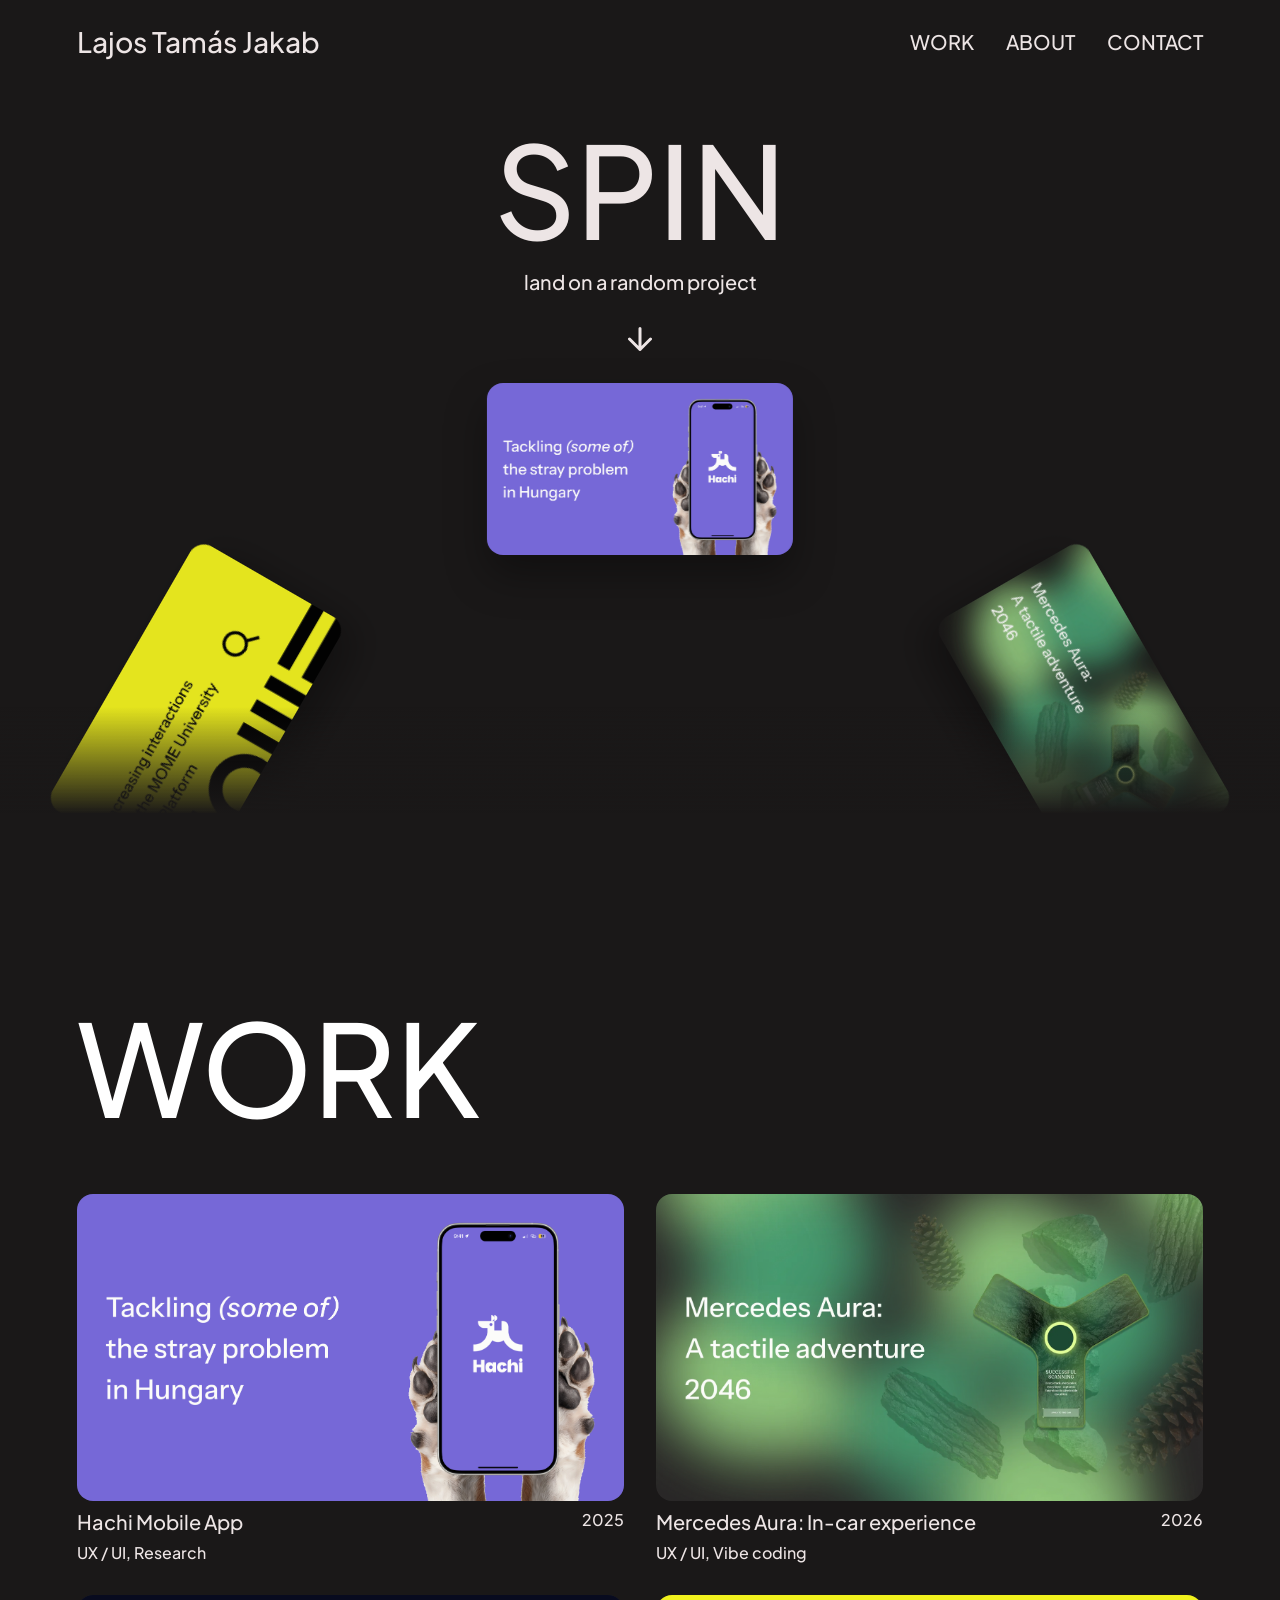
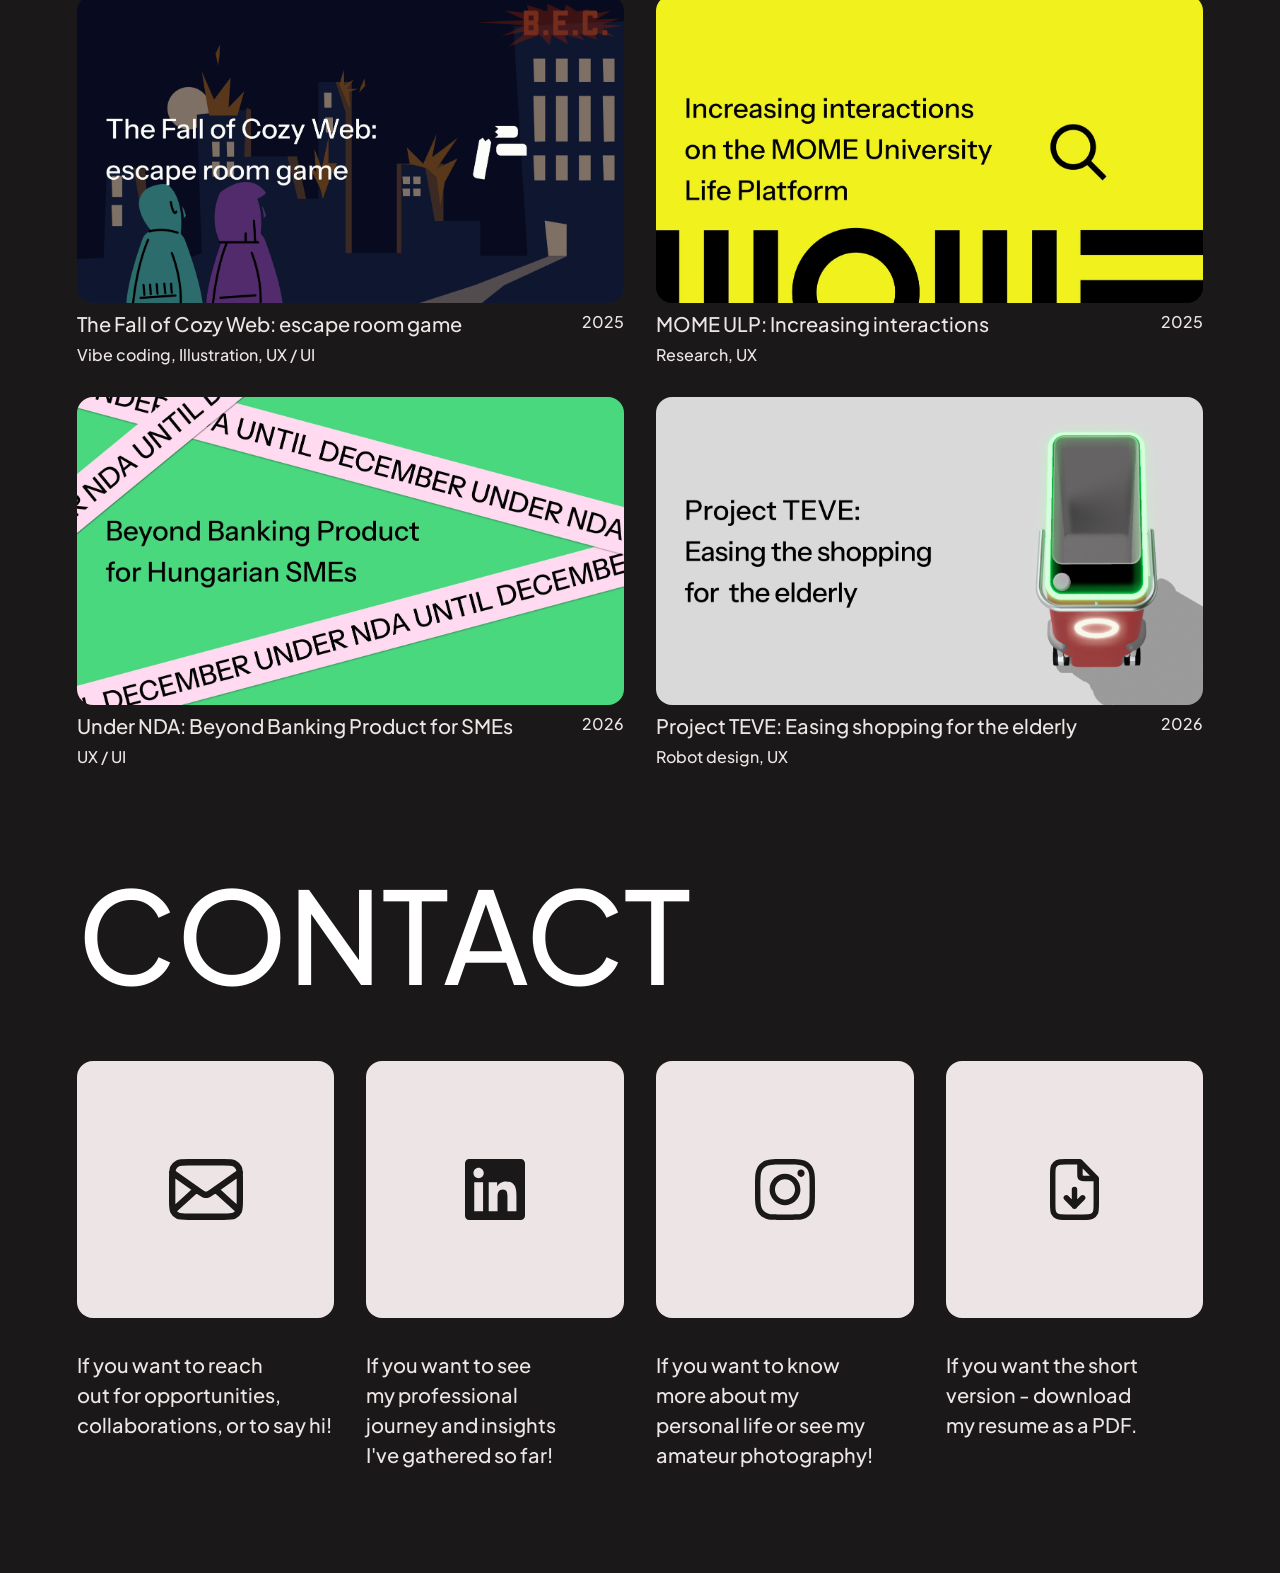
<file: index.html>
<!DOCTYPE html>
<html lang="en">
<head>
<meta charset="UTF-8">
<meta name="viewport" content="width=device-width, initial-scale=1.0">
<!-- Loading with a hash (e.g. CLOSE returning to #return-<slug>, see main.js)
     also triggers the browser's own scroll-to-fragment-on-load, which
     obeys style.css's html{scroll-behavior:smooth} same as any other
     scroll -- so instead of landing on the card, it animates there over
     the full page height, which reads as dizzying rather than helpful on
     a page this tall. This has to be a blocking inline script, not
     something in main.js: it must run (and this element's own inline
     style, which always wins regardless of stylesheet load order, must
     already be set) before the browser performs that scroll, which
     happens as soon as the target element and layout are ready -- a
     deferred script cannot be guaranteed to win that race. main.js turns
     smooth scrolling back on after load, once this one jump is done, so
     in-page anchor clicks (WORK/CONTACT nav, footer pills) keep it.
     Coming BACK to this page (the browser's Back button, or CLOSE going
     back in history) gets the same treatment: the browser's scroll
     restoration obeys scroll-behavior too, and when it lands after the
     page has first appeared — which it does on iPhones — it animated the
     page from the top down to where the reader had been. -->
<script>
  (function () {
    var nav = performance.getEntriesByType && performance.getEntriesByType('navigation')[0];
    if (location.hash || (nav && nav.type === 'back_forward')) {
      document.documentElement.style.scrollBehavior = 'auto';
    }
  })();
</script>
<title>Lajos Tamás Jakab — Portfolio</title>
<meta name="description" content="UX/UI portfolio of Lajos Tamás Jakab — product design, research and vibe coding projects.">
<!-- Favicon. Files are not in the repo yet - see assets/favicon/README.md.
     Relative, not root-relative, so they keep working if the site is ever
     deployed to a subpath rather than a domain root. -->
<link rel="icon" href="assets/favicon/favicon.svg" type="image/svg+xml">
<link rel="icon" href="assets/favicon/favicon.ico" sizes="32x32">
<link rel="apple-touch-icon" href="assets/favicon/apple-touch-icon.png">

<!-- Open Graph / X. og:url and og:image MUST be absolute - relative paths
     are silently dropped by every scraper - so they are built from the
     real domain below (https://lajostamasjakab.eu), consistent across
     all 8 pages. -->
<meta property="og:type" content="website">
<meta property="og:site_name" content="Lajos Tamás Jakab">
<meta property="og:locale" content="en_GB">
<meta property="og:title" content="Lajos Tamás Jakab — Portfolio">
<meta property="og:description" content="UX/UI portfolio of Lajos Tamás Jakab — product design, research and vibe coding projects.">
<meta property="og:url" content="https://lajostamasjakab.eu/">
<meta property="og:image" content="https://lajostamasjakab.eu/assets/images/og/index.png">
<meta property="og:image:alt" content="The Lajos Tamás Jakab portfolio landing page: the SPIN project wheel on a near-black background.">

<meta name="twitter:card" content="summary_large_image">
<meta name="twitter:title" content="Lajos Tamás Jakab — Portfolio">
<meta name="twitter:description" content="UX/UI portfolio of Lajos Tamás Jakab — product design, research and vibe coding projects.">
<meta name="twitter:image" content="https://lajostamasjakab.eu/assets/images/og/index.png">
<meta name="twitter:image:alt" content="The Lajos Tamás Jakab portfolio landing page: the SPIN project wheel on a near-black background.">

<link rel="preconnect" href="https://fonts.googleapis.com">
<link rel="preconnect" href="https://fonts.gstatic.com" crossorigin>
<link href="https://fonts.googleapis.com/css2?family=Plus+Jakarta+Sans:ital,wght@0,400;0,500;0,600;0,700;1,500&display=swap" rel="stylesheet">
<link rel="stylesheet" href="assets/css/style.css?v=055e371e">
<link rel="stylesheet" href="assets/css/microinteractions.css?v=192e30d6">
<!-- Deferred (runs after parsing, as before) but render-blocking: nothing
     paints until main.js has run, so the first frame — including the one a
     page transition animates into — is already laid out. -->
<script src="assets/js/main.js?v=a20a91b1" defer blocking="render"></script>
</head>
<body class="bg-dark">

  <a class="skip-link" href="#main">Skip to content</a>

  <header class="site-header" id="top">
    <a class="logo" href="index.html">Lajos Tamás Jakab</a>

    <button class="nav-toggle" id="navToggle" aria-label="Toggle navigation menu" aria-expanded="false" aria-controls="navMenu">
      <span></span><span></span><span></span>
    </button>

    <nav class="nav-menu" id="navMenu">
      <a href="#work" class="nav-link">WORK</a>
      <a href="about.html" class="nav-link">ABOUT</a>
      <a href="#contact" class="nav-link">CONTACT</a>
    </nav>
  </header>

  <main id="main" tabindex="-1">
    <!-- SPIN -->
    <section class="spin-section" aria-labelledby="spin-heading">
      <div class="spin-info">
        <h1 id="spin-heading" class="spin-title-wrap">
          <button type="button" class="spin-title nav-link" id="spinTrigger" aria-label="Spin the wheel and land on a random project">SPIN</button>
        </h1>
        <p class="spin-subtitle" id="spinSubtitle" aria-live="polite">land on a&nbsp;random project</p>
        <span class="spin-arrow" aria-hidden="true">
          <img class="spin-arrow-down" src="assets/images/icons/arrow-down.svg" alt="" width="24" height="24">
          <img class="spin-arrow-loading" src="assets/images/icons/loading.svg" alt="" width="24" height="24">
        </span>
      </div>

      <div class="wheel-container">
        <div class="wheel-stage">
          <div class="wheel" id="wheel">
            <a class="wheel-card" data-slug="hachi-mobile-app" data-name="Hachi Mobile App" data-angle="0" href="projects/hachi-mobile-app.html#from-spin">
              <img src="assets/images/projects/hachi.webp" alt="Hachi Mobile App preview" width="1547" height="870">
            </a>
            <a class="wheel-card" data-slug="mercedes-aura" data-name="Mercedes Aura: In-car experience" data-angle="60" href="projects/mercedes-aura.html#from-spin">
              <img src="assets/images/projects/mercedes-aura.webp" alt="Mercedes Aura: In-car experience preview" width="1547" height="870">
            </a>
            <a class="wheel-card" data-slug="under-nda-banking" data-name="Under NDA: Beyond Banking Product for SMEs" data-angle="120" href="projects/under-nda-banking.html#from-spin">
              <img src="assets/images/projects/under-nda-banking.webp" alt="Under NDA: Beyond Banking Product preview" width="1547" height="870">
            </a>
            <a class="wheel-card" data-slug="fall-of-cozy-web" data-name="The Fall of Cozy Web: escape room game" data-angle="180" href="projects/fall-of-cozy-web.html#from-spin">
              <img src="assets/images/projects/fall-of-cozy-web.webp" alt="The Fall of Cozy Web preview" width="1547" height="870">
            </a>
            <a class="wheel-card" data-slug="project-teve" data-name="Project TEVE: Easing shopping for the elderly" data-angle="240" href="projects/project-teve.html#from-spin">
              <img src="assets/images/projects/project-teve.webp" alt="Project TEVE preview" width="1547" height="870">
            </a>
            <a class="wheel-card" data-slug="mome-ulp" data-name="MOME ULP: Increasing interactions" data-angle="300" href="projects/mome-ulp.html#from-spin">
              <img src="assets/images/projects/mome-ulp.webp" alt="MOME ULP: Increasing interactions preview" width="1547" height="870">
            </a>
          </div>
        </div>
        <div class="wheel-fade" aria-hidden="true"></div>
      </div>
    </section>

    <!-- WORK -->
    <section class="work-section" id="work" aria-labelledby="work-heading">
      <h2 id="work-heading" class="section-title">WORK</h2>

      <div class="project-grid">

        <a class="project-card" href="projects/hachi-mobile-app.html#from-work" id="work-hachi-mobile-app" data-slug="hachi-mobile-app">
          <div class="project-image"><img src="assets/images/projects/hachi.webp" alt="Hachi Mobile App" width="1547" height="870"></div>
          <span class="project-link-icon"><img src="assets/images/icons/arrow-up-right.svg" alt="" width="15" height="15"></span>
          <div class="project-info">
            <div class="project-header">
              <p class="project-name">Hachi Mobile App</p>
              <p class="project-year">2025</p>
            </div>
            <p class="project-tags">UX / UI, Research</p>
          </div>
        </a>

        <a class="project-card" href="projects/mercedes-aura.html#from-work" id="work-mercedes-aura" data-slug="mercedes-aura">
          <div class="project-image"><img src="assets/images/projects/mercedes-aura.webp" alt="Mercedes Aura: In-car experience" width="1547" height="870"></div>
          <span class="project-link-icon"><img src="assets/images/icons/arrow-up-right.svg" alt="" width="15" height="15" loading="lazy" decoding="async"></span>
          <div class="project-info">
            <div class="project-header">
              <p class="project-name"><span class="name-line">Mercedes Aura:</span> <span class="name-line">In-car experience</span></p>
              <p class="project-year">2026</p>
            </div>
            <p class="project-tags">UX / UI, Vibe coding</p>
          </div>
        </a>

        <a class="project-card" href="projects/fall-of-cozy-web.html#from-work" id="work-fall-of-cozy-web" data-slug="fall-of-cozy-web">
          <div class="project-image"><img src="assets/images/projects/fall-of-cozy-web.webp" alt="The Fall of Cozy Web: escape room game" width="1547" height="870" loading="lazy" decoding="async"></div>
          <span class="project-link-icon"><img src="assets/images/icons/arrow-up-right.svg" alt="" width="15" height="15" loading="lazy" decoding="async"></span>
          <div class="project-info">
            <div class="project-header">
              <p class="project-name"><span class="name-line">The Fall of Cozy Web:</span> <span class="name-line">escape room game</span></p>
              <p class="project-year">2025</p>
            </div>
            <p class="project-tags">Vibe coding, Illustration, UX / UI</p>
          </div>
        </a>

        <a class="project-card" href="projects/mome-ulp.html#from-work" id="work-mome-ulp" data-slug="mome-ulp">
          <div class="project-image"><img src="assets/images/projects/mome-ulp.webp" alt="MOME ULP: Increasing interactions" width="1547" height="870" loading="lazy" decoding="async"></div>
          <span class="project-link-icon"><img src="assets/images/icons/arrow-up-right.svg" alt="" width="15" height="15" loading="lazy" decoding="async"></span>
          <div class="project-info">
            <div class="project-header">
              <p class="project-name"><span class="name-line">MOME ULP:</span> <span class="name-line">Increasing interactions</span></p>
              <p class="project-year">2025</p>
            </div>
            <p class="project-tags">Research, UX</p>
          </div>
        </a>

        <a class="project-card" href="projects/under-nda-banking.html#from-work" id="work-under-nda-banking" data-slug="under-nda-banking">
          <div class="project-image"><img src="assets/images/projects/under-nda-banking.webp" alt="Under NDA: Beyond Banking Product for SMEs" width="1547" height="870" loading="lazy" decoding="async"></div>
          <span class="project-link-icon"><img src="assets/images/icons/arrow-up-right.svg" alt="" width="15" height="15" loading="lazy" decoding="async"></span>
          <div class="project-info">
            <div class="project-header">
              <p class="project-name"><span class="name-line">Under NDA:</span> <span class="name-line">Beyond Banking</span> <span class="name-line">Product for SMEs</span></p>
              <p class="project-year">2026</p>
            </div>
            <p class="project-tags">UX / UI</p>
          </div>
        </a>

        <a class="project-card" href="projects/project-teve.html#from-work" id="work-project-teve" data-slug="project-teve">
          <div class="project-image"><img src="assets/images/projects/project-teve.webp" alt="Project TEVE: Easing shopping for the elderly" width="1547" height="870" loading="lazy" decoding="async"></div>
          <span class="project-link-icon"><img src="assets/images/icons/arrow-up-right.svg" alt="" width="15" height="15" loading="lazy" decoding="async"></span>
          <div class="project-info">
            <div class="project-header">
              <p class="project-name"><span class="name-line">Project TEVE:</span> <span class="name-line">Easing shopping</span> <span class="name-line">for the elderly</span></p>
              <p class="project-year">2026</p>
            </div>
            <p class="project-tags">Robot design, UX</p>
          </div>
        </a>

      </div>
    </section>

    <!-- CONTACT -->
    <section class="contact-section" id="contact" aria-labelledby="contact-heading">
      <h2 id="contact-heading" class="section-title">CON<wbr>TACT</h2>

      <div class="contact-info">
        <a class="contact-method" href="mailto:lajostamasjakab@gmail.com">
          <div class="contact-icon"><img src="assets/images/icons/mail.svg" alt="" width="70" height="57" loading="lazy" decoding="async"></div>
          <p class="contact-text">If you want to reach out for opportunities, collaborations, or to say hi!</p>
        </a>

        <a class="contact-method" href="https://www.linkedin.com/in/tam%C3%A1s-jakab-lajos-aa9486242/" target="_blank" rel="noopener">
          <div class="contact-icon"><img src="assets/images/icons/linkedin.svg" alt="" width="64" height="64" loading="lazy" decoding="async"></div>
          <p class="contact-text">If you want to see my professional journey and insights I've gathered so far!</p>
        </a>

        <a class="contact-method" href="https://www.instagram.com/lajos_tomi/" target="_blank" rel="noopener">
          <div class="contact-icon"><img src="assets/images/icons/instagram.svg" alt="" width="64" height="64" loading="lazy" decoding="async"></div>
          <p class="contact-text">If you want to know more about my personal life or see my amateur photography!</p>
        </a>

        <a class="contact-method" href="assets/documents/lajos-tamas-jakab-resume.pdf" download="Lajos-Tamas-Jakab-Resume.pdf">
          <div class="contact-icon"><img src="assets/images/icons/file-download.svg" alt="" width="20" height="24" loading="lazy" decoding="async"></div>
          <p class="contact-text"><span class="copy-line">If you want the</span> <span class="copy-line">short version -</span> <span class="copy-line">download my</span> <span class="copy-line">resume as a PDF.</span></p>
        </a>
      </div>
    </section>
  </main>

</body>
</html>
</file>
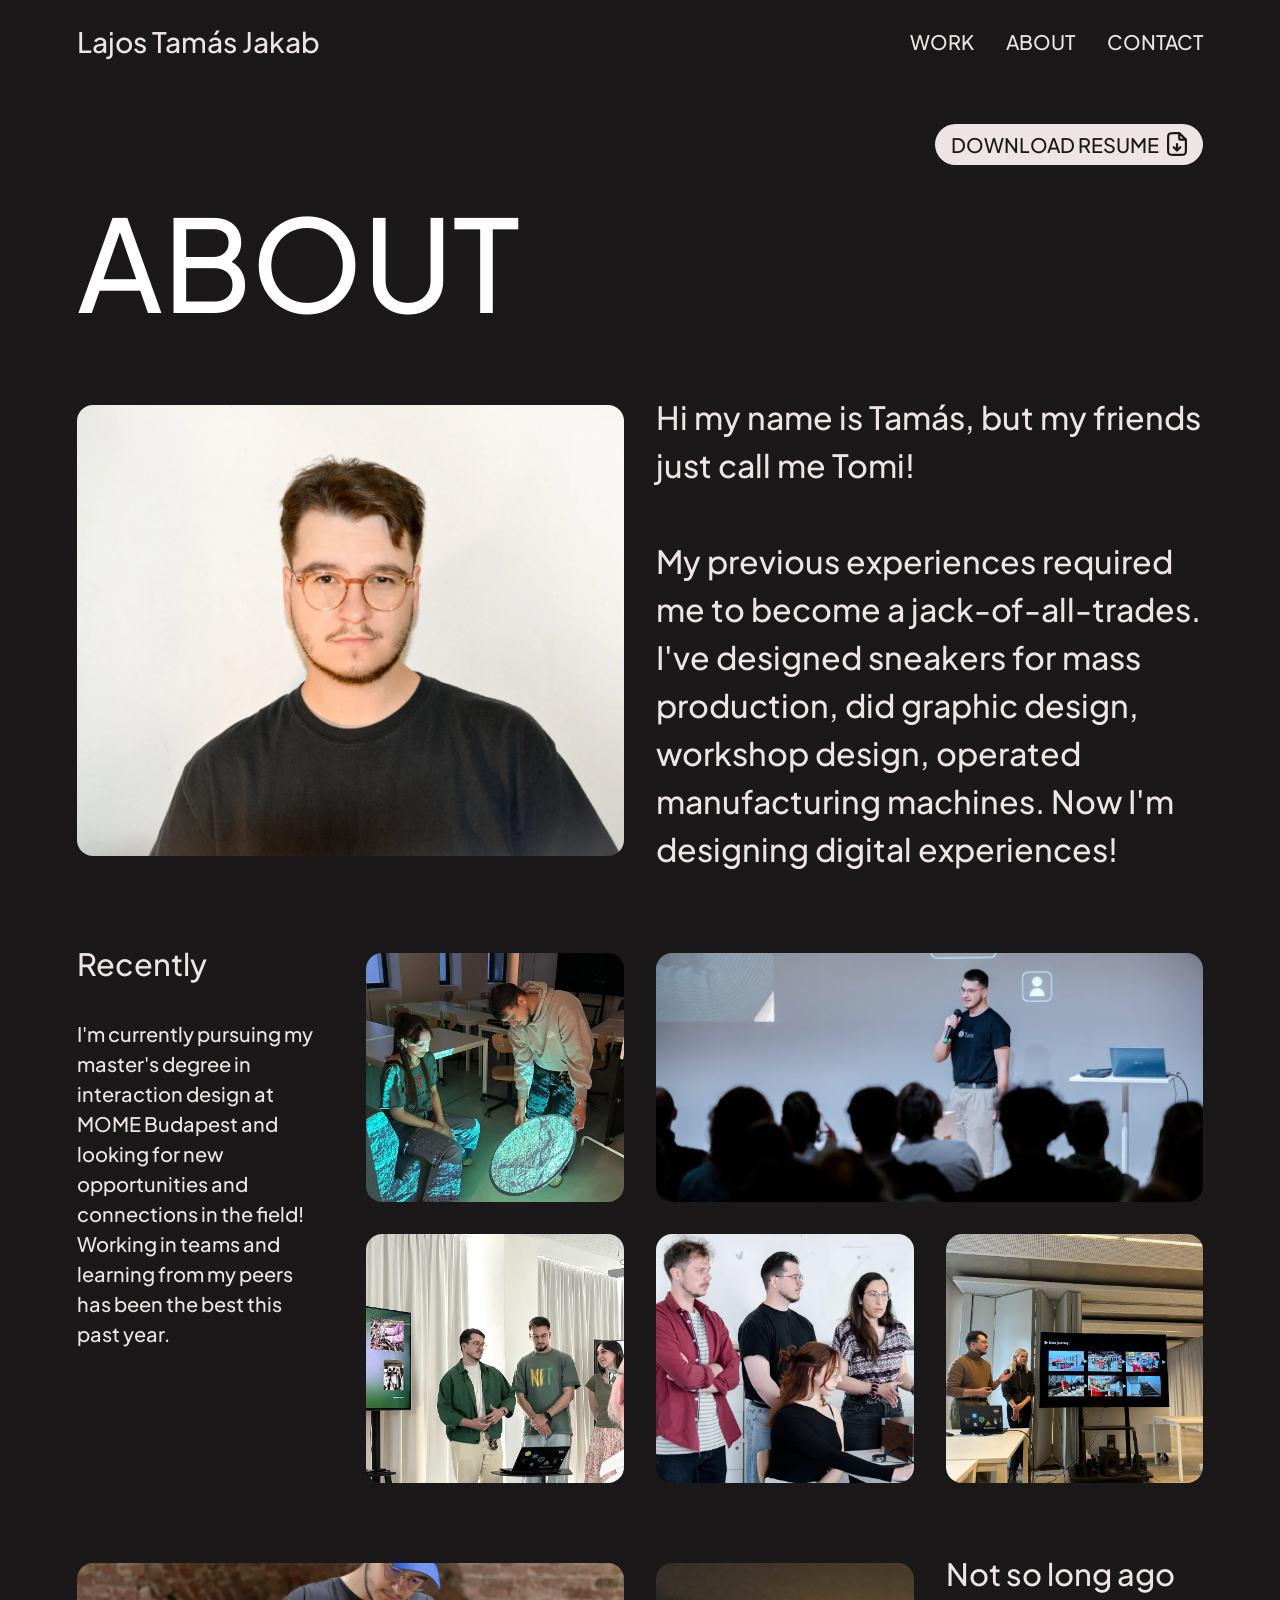
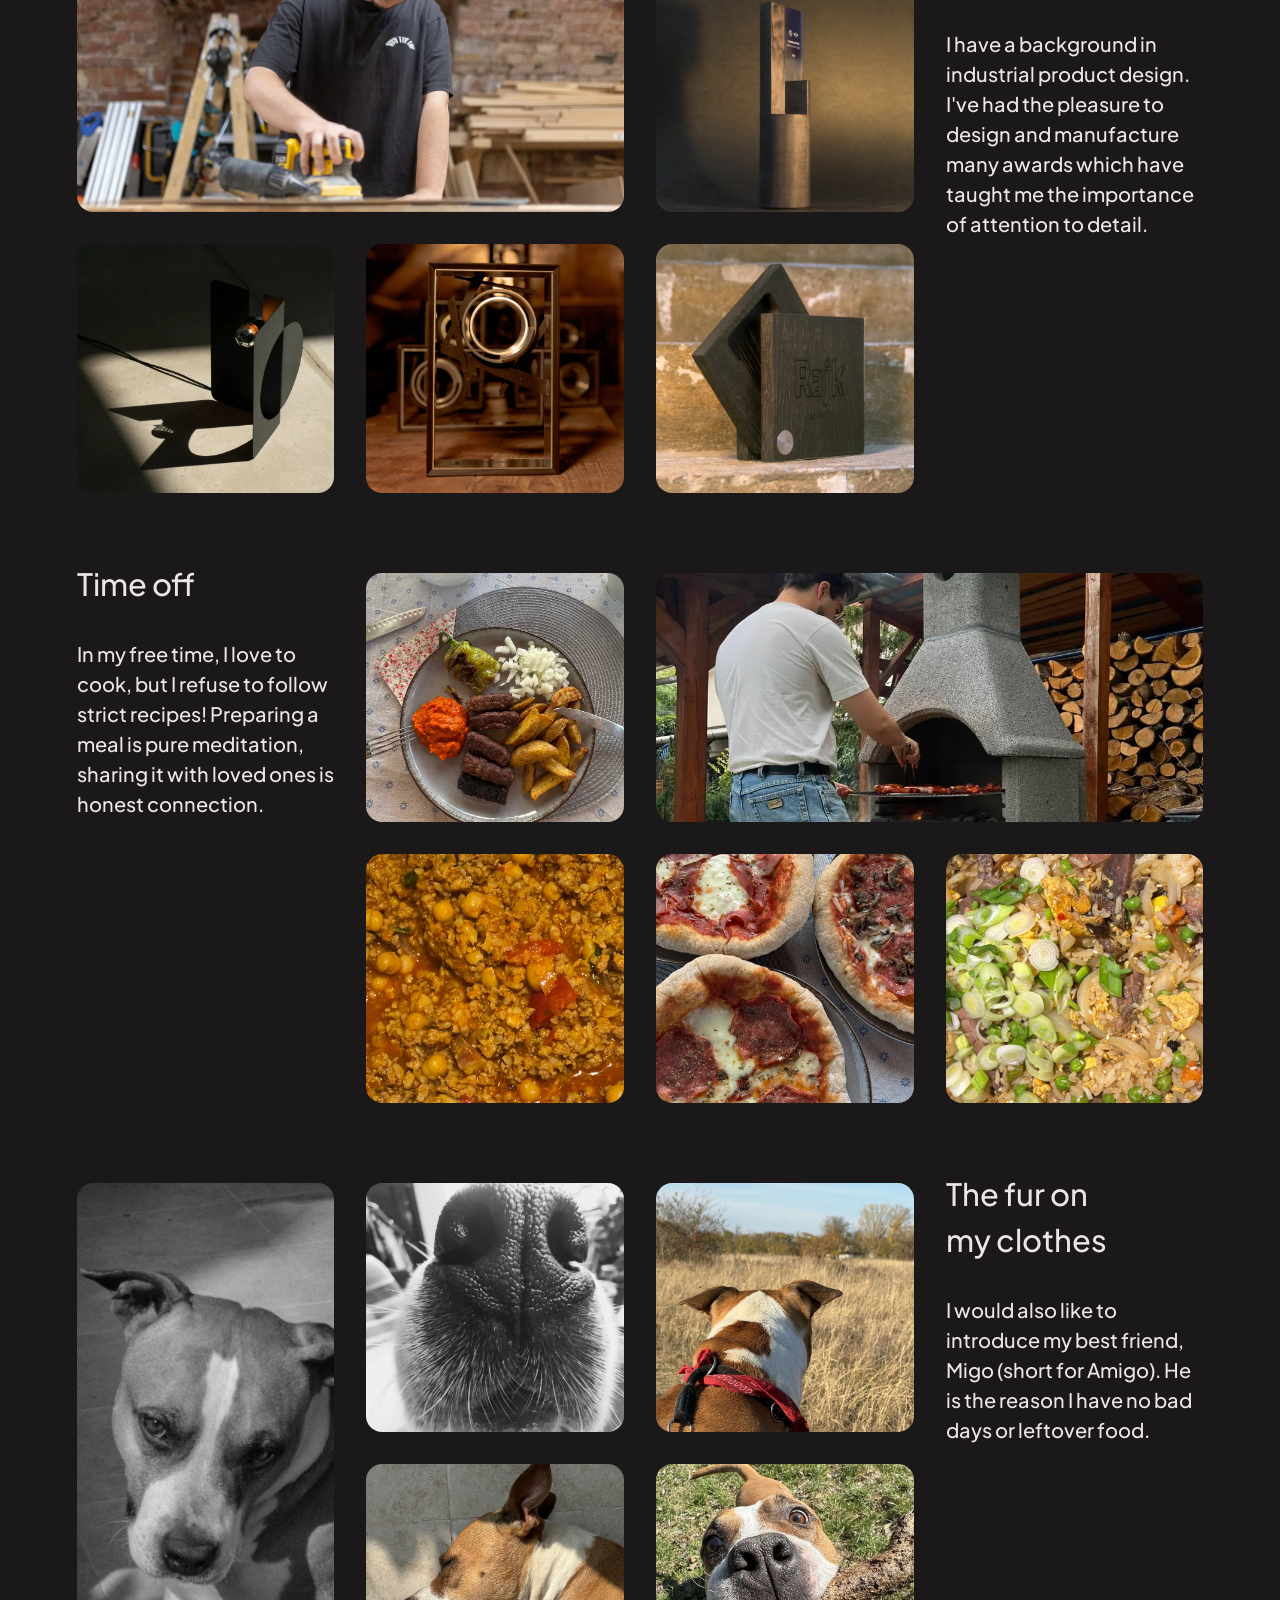
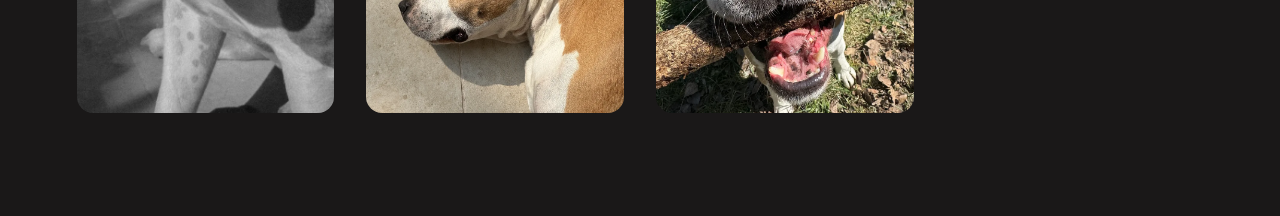
<file: about.html>
<!DOCTYPE html>
<html lang="en">
<head>
<meta charset="UTF-8">
<meta name="viewport" content="width=device-width, initial-scale=1.0">
<title>About — Lajos Tamás Jakab</title>
<meta name="description" content="A bit about Lajos Tamás Jakab — background, interests, and his dog Migo.">
<!-- Favicon. Files are not in the repo yet - see assets/favicon/README.md.
     Relative, not root-relative, so they keep working if the site is ever
     deployed to a subpath rather than a domain root. -->
<link rel="icon" href="assets/favicon/favicon.svg" type="image/svg+xml">
<link rel="icon" href="assets/favicon/favicon.ico" sizes="32x32">
<link rel="apple-touch-icon" href="assets/favicon/apple-touch-icon.png">

<!-- Open Graph / X. og:url and og:image MUST be absolute - relative paths
     are silently dropped by every scraper - so they are built from the
     real domain below (https://lajostamasjakab.eu), consistent across
     all 8 pages. -->
<meta property="og:type" content="website">
<meta property="og:site_name" content="Lajos Tamás Jakab">
<meta property="og:locale" content="en_GB">
<meta property="og:title" content="About — Lajos Tamás Jakab">
<meta property="og:description" content="A bit about Lajos Tamás Jakab — background, interests, and his dog Migo.">
<meta property="og:url" content="https://lajostamasjakab.eu/about.html">
<meta property="og:image" content="https://lajostamasjakab.eu/assets/images/og/about.png">
<meta property="og:image:alt" content="The about page: portrait of Lajos Tamás Jakab beside a short introduction.">

<meta name="twitter:card" content="summary_large_image">
<meta name="twitter:title" content="About — Lajos Tamás Jakab">
<meta name="twitter:description" content="A bit about Lajos Tamás Jakab — background, interests, and his dog Migo.">
<meta name="twitter:image" content="https://lajostamasjakab.eu/assets/images/og/about.png">
<meta name="twitter:image:alt" content="The about page: portrait of Lajos Tamás Jakab beside a short introduction.">

<link rel="preconnect" href="https://fonts.googleapis.com">
<link rel="preconnect" href="https://fonts.gstatic.com" crossorigin>
<link href="https://fonts.googleapis.com/css2?family=Plus+Jakarta+Sans:ital,wght@0,400;0,500;0,600;0,700;1,500&display=swap" rel="stylesheet">
<link rel="stylesheet" href="assets/css/style.css?v=055e371e">
<link rel="stylesheet" href="assets/css/project.css?v=115504f8">
<link rel="stylesheet" href="assets/css/about.css?v=f0f97e15">
<link rel="stylesheet" href="assets/css/microinteractions.css?v=192e30d6">
<!-- Deferred (runs after parsing, as before) but render-blocking: nothing
     paints until main.js has run, so the first frame — including the one a
     page transition animates into — is already laid out. -->
<script src="assets/js/main.js?v=a20a91b1" defer blocking="render"></script>
</head>
<body class="bg-dark about-page">

  <a class="skip-link" href="#main">Skip to content</a>

  <header class="site-header" id="top">
    <a class="logo" href="index.html">Lajos Tamás Jakab</a>

    <button class="nav-toggle" id="navToggle" aria-label="Toggle navigation menu" aria-expanded="false" aria-controls="navMenu">
      <span></span><span></span><span></span>
    </button>

    <nav class="nav-menu" id="navMenu">
      <a href="index.html#work" class="nav-link">WORK</a>
      <a href="about.html" class="nav-link">ABOUT</a>
      <a href="index.html#contact" class="nav-link">CONTACT</a>
    </nav>
  </header>

  <main class="about-container" id="main" tabindex="-1">

    <div class="download-row">
      <a class="pill-button" href="assets/documents/lajos-tamas-jakab-resume.pdf" download="Lajos-Tamas-Jakab-Resume.pdf">
        DOWNLOAD RESUME
        <img src="assets/images/icons/file-download.svg" alt="" width="20" height="24">
      </a>
    </div>

    <div class="about-content">
      <h1 class="section-title">ABOUT</h1>

      <div class="about-sections">

        <!-- Introduction -->
        <div class="grid-4" aria-label="Introduction">
          <div class="grid-span-2 profile-image">
            <img src="assets/images/about/profile.webp" alt="Portrait of Tamás" style="object-position:38% 50%;" width="1548" height="1032">
          </div>
          <div class="grid-span-2 intro-text">
            <p>Hi my name is Tamás, but my friends just call me Tomi!</p>
            <p class="hide-on-mobile">&nbsp;</p>
            <p><span class="copy-line">My previous experiences required me to become a jack-of-all-trades.</span> <span class="copy-line">I've designed sneakers for mass production, did graphic design, workshop design, operated manufacturing machines.</span> <span class="copy-line">Now I'm designing digital experiences!</span></p>
          </div>
        </div>

        <!-- Recently -->
        <div class="about-grid" aria-label="Recently">
          <div class="grid-text" style="grid-column:1/2; grid-row:1/3;">
            <h2>Recently</h2>
            <p>I'm currently pursuing my master's degree in interaction design at MOME Budapest and looking for new opportunities and connections in the field! Working in teams and learning from my peers has been the best this past year.</p>
          </div>
          <div class="grid-img" style="grid-column:2/3; grid-row:1/2;"><img src="assets/images/about/recently-5.webp" alt="Presenting a project to a workshop group" style="object-position:50% 50%;" width="861" height="1148" loading="lazy" decoding="async"></div>
          <div class="grid-img grid-img--wide" style="grid-column:3/5; grid-row:1/2;"><img src="assets/images/about/recently-3.webp" alt="Speaking at the front of a classroom during a presentation" style="object-position:50% 66%;" width="1162" height="773" loading="lazy" decoding="async"></div>
          <div class="grid-img" style="grid-column:2/3; grid-row:2/3;"><img src="assets/images/about/recently-1.webp" alt="Group discussion with classmates" style="object-position:80% 50%;" width="1148" height="861" loading="lazy" decoding="async"></div>
          <div class="grid-img" style="grid-column:3/4; grid-row:2/3;"><img src="assets/images/about/recently-2.webp" alt="Team working together around a table" style="object-position:31% 50%;" width="1148" height="765" loading="lazy" decoding="async"></div>
          <div class="grid-img" style="grid-column:4/5; grid-row:2/3;"><img src="assets/images/about/recently-4.webp" alt="Reviewing work on a monitor with a peer" style="object-position:50% 50%;" width="861" height="1148" loading="lazy" decoding="async"></div>
        </div>

        <!-- Not so long ago -->
        <div class="about-grid" aria-label="Not so long ago">
          <div class="grid-img grid-img--wide grid-img--tall-on-mobile" style="grid-column:1/3; grid-row:1/2;"><img src="assets/images/about/notsolongago-3.webp" alt="Working with wood tools on a workbench" style="object-position:50% 80%;" width="1162" height="775" loading="lazy" decoding="async"></div>
          <div class="grid-img" style="grid-column:1/2; grid-row:2/3;"><img src="assets/images/about/notsolongago-1.webp" alt="Close-up of a manufactured award piece" style="object-position:50% 29%;" width="765" height="1148" loading="lazy" decoding="async"></div>
          <div class="grid-img" style="grid-column:2/3; grid-row:2/3;"><img src="assets/images/about/notsolongago-2.webp" alt="A metal and wood award design" style="object-position:50% 76%;" width="766" height="1148" loading="lazy" decoding="async"></div>
          <div class="grid-img" style="grid-column:3/4; grid-row:1/2;"><img src="assets/images/about/notsolongago-5.webp" alt="A geometric award object" style="object-position:33% 50%;" width="1148" height="766" loading="lazy" decoding="async"></div>
          <div class="grid-img" style="grid-column:3/4; grid-row:2/3;"><img src="assets/images/about/notsolongago-4.webp" alt="A dark faceted award design" style="object-position:40% 50%;" width="1148" height="646" loading="lazy" decoding="async"></div>
          <div class="grid-text" style="grid-column:4/5; grid-row:1/3;">
            <h2>Not so long ago</h2>
            <p>I have a background in industrial product design. I've had the pleasure to design and manufacture many awards which have taught me the importance of attention to detail.</p>
          </div>
        </div>

        <!-- Time off -->
        <div class="about-grid" aria-label="Time off">
          <div class="grid-text" style="grid-column:1/2; grid-row:1/3;">
            <h2>Time off</h2>
            <p>In my free time, I love to cook, but I refuse to follow strict recipes! Preparing a meal is pure meditation, sharing it with loved ones is honest connection.</p>
          </div>
          <div class="grid-img" style="grid-column:2/3; grid-row:1/2;"><img src="assets/images/about/timeoff-1.webp" alt="Grilling meat over an open flame" style="object-position:50% 70%;" width="861" height="1148" loading="lazy" decoding="async"></div>
          <div class="grid-img grid-img--wide" style="grid-column:3/5; grid-row:1/2;"><img src="assets/images/about/timeoff-2.webp" alt="Cooking outdoors next to a stack of firewood" style="object-position:50% 34%;" width="861" height="1148" loading="lazy" decoding="async"></div>
          <div class="grid-img" style="grid-column:2/3; grid-row:2/3;"><img src="assets/images/about/timeoff-4.webp" alt="Fresh vegetables laid out for cooking" style="object-position:50% 29%;" width="861" height="1148" loading="lazy" decoding="async"></div>
          <div class="grid-img" style="grid-column:3/4; grid-row:2/3;"><img src="assets/images/about/timeoff-3.webp" alt="A finished home-cooked dish" style="object-position:50% 50%;" width="861" height="1148" loading="lazy" decoding="async"></div>
          <div class="grid-img" style="grid-column:4/5; grid-row:2/3;"><img src="assets/images/about/timeoff-5.webp" alt="A homemade pizza fresh out of the oven" style="object-position:50% 50%;" width="1148" height="646" loading="lazy" decoding="async"></div>
        </div>

        <!-- The fur on my clothes -->
        <div class="about-grid" aria-label="The fur on my clothes">
          <div class="grid-img grid-img--tall" style="grid-column:1/2; grid-row:1/3;"><img src="assets/images/about/fur-1.webp" alt="Black and white photo of Migo the dog" style="object-position:42% 50%;" width="769" height="1148" loading="lazy" decoding="async"></div>
          <div class="grid-img" style="grid-column:2/3; grid-row:1/2;"><img src="assets/images/about/fur-4.webp" alt="Migo playing outdoors" style="object-position:50% 39%;" width="861" height="1148" loading="lazy" decoding="async"></div>
          <div class="grid-img" style="grid-column:2/3; grid-row:2/3;"><img src="assets/images/about/fur-3.webp" alt="Close-up portrait of Migo" style="object-position:50% 23%;" width="861" height="1148" loading="lazy" decoding="async"></div>
          <div class="grid-img" style="grid-column:3/4; grid-row:1/2;"><img src="assets/images/about/fur-2.webp" alt="Migo looking up at the camera" style="object-position:50% 4%;" width="861" height="1148" loading="lazy" decoding="async"></div>
          <div class="grid-img" style="grid-column:3/4; grid-row:2/3;"><img src="assets/images/about/fur-5.webp" alt="Migo wearing a red collar outdoors" style="object-position:50% 50%;" width="861" height="1148" loading="lazy" decoding="async"></div>
          <div class="grid-text" style="grid-column:4/5; grid-row:1/3;">
            <h2>The fur on my clothes</h2>
            <p>I would also like to introduce my best friend, Migo (short for Amigo). He is the reason I have no bad days or leftover food.</p>
          </div>
        </div>

      </div>
    </div>
  </main>

</body>
</html>
</file>
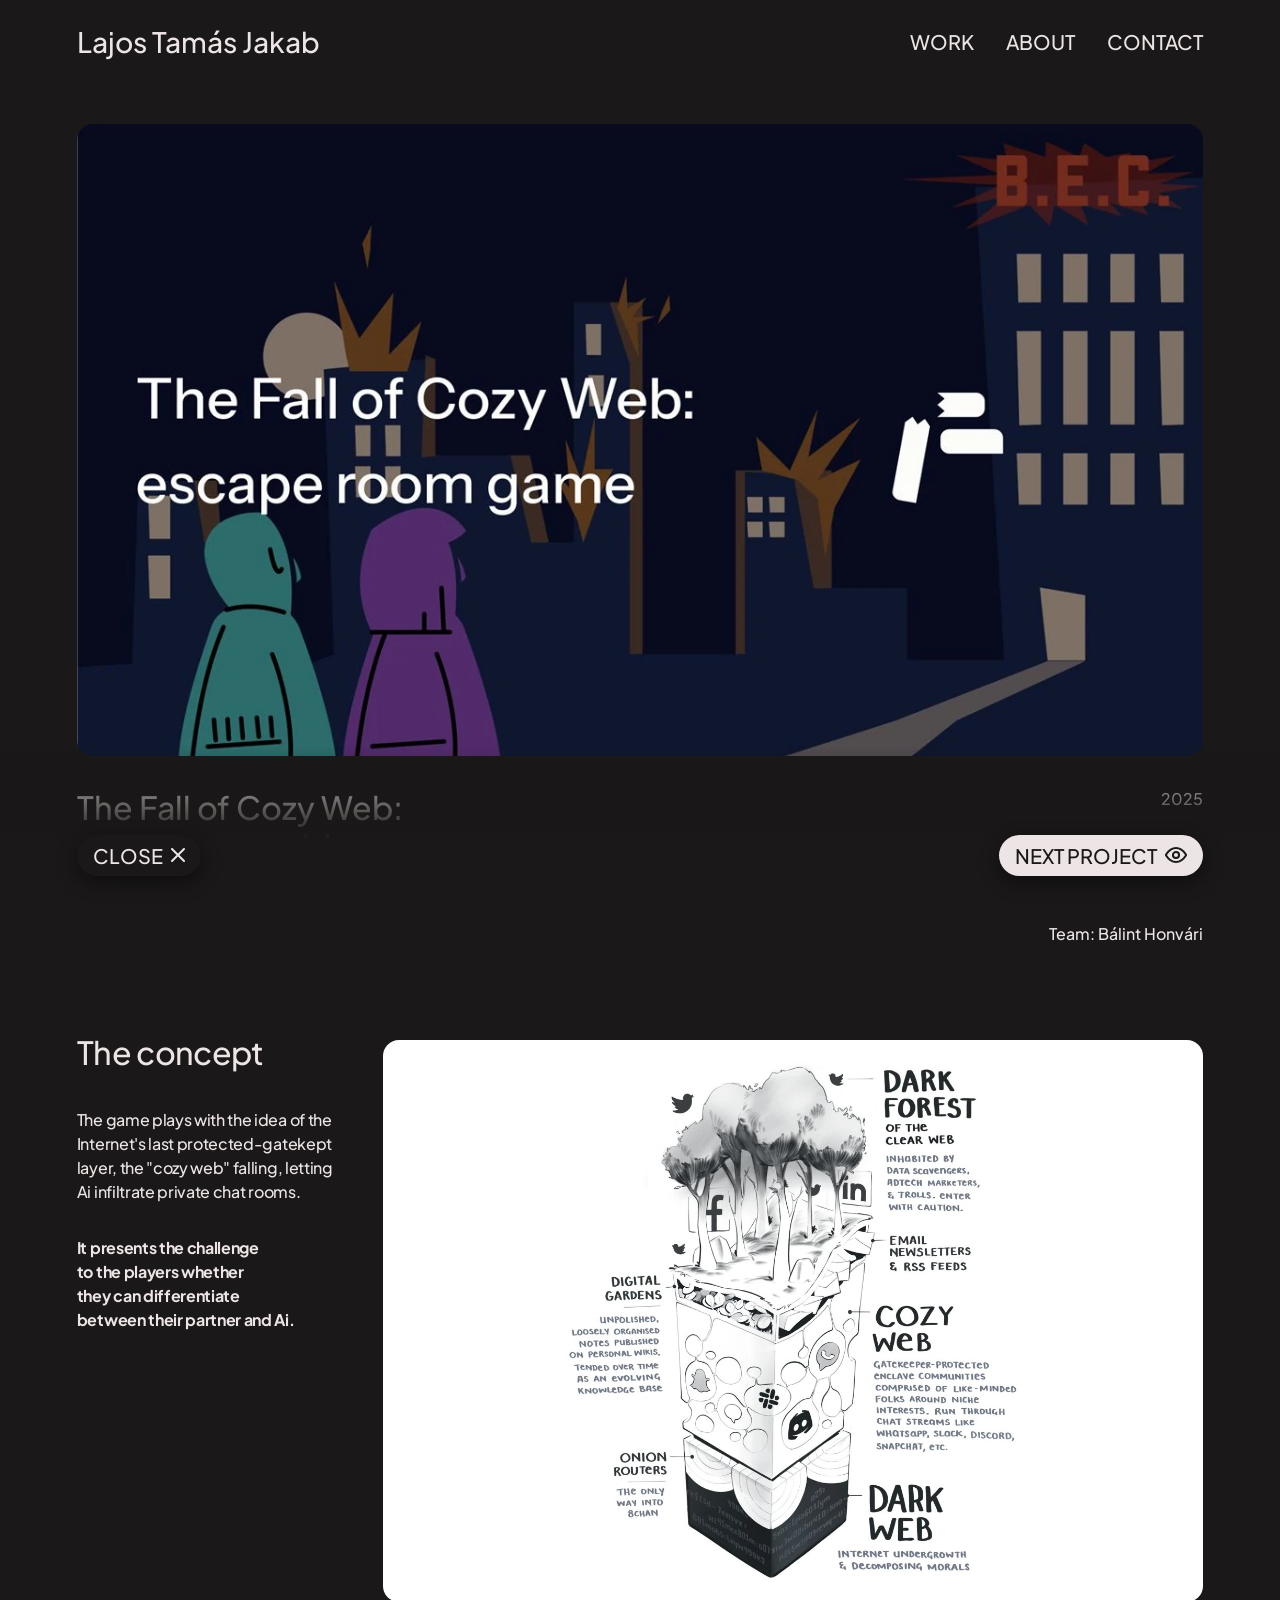
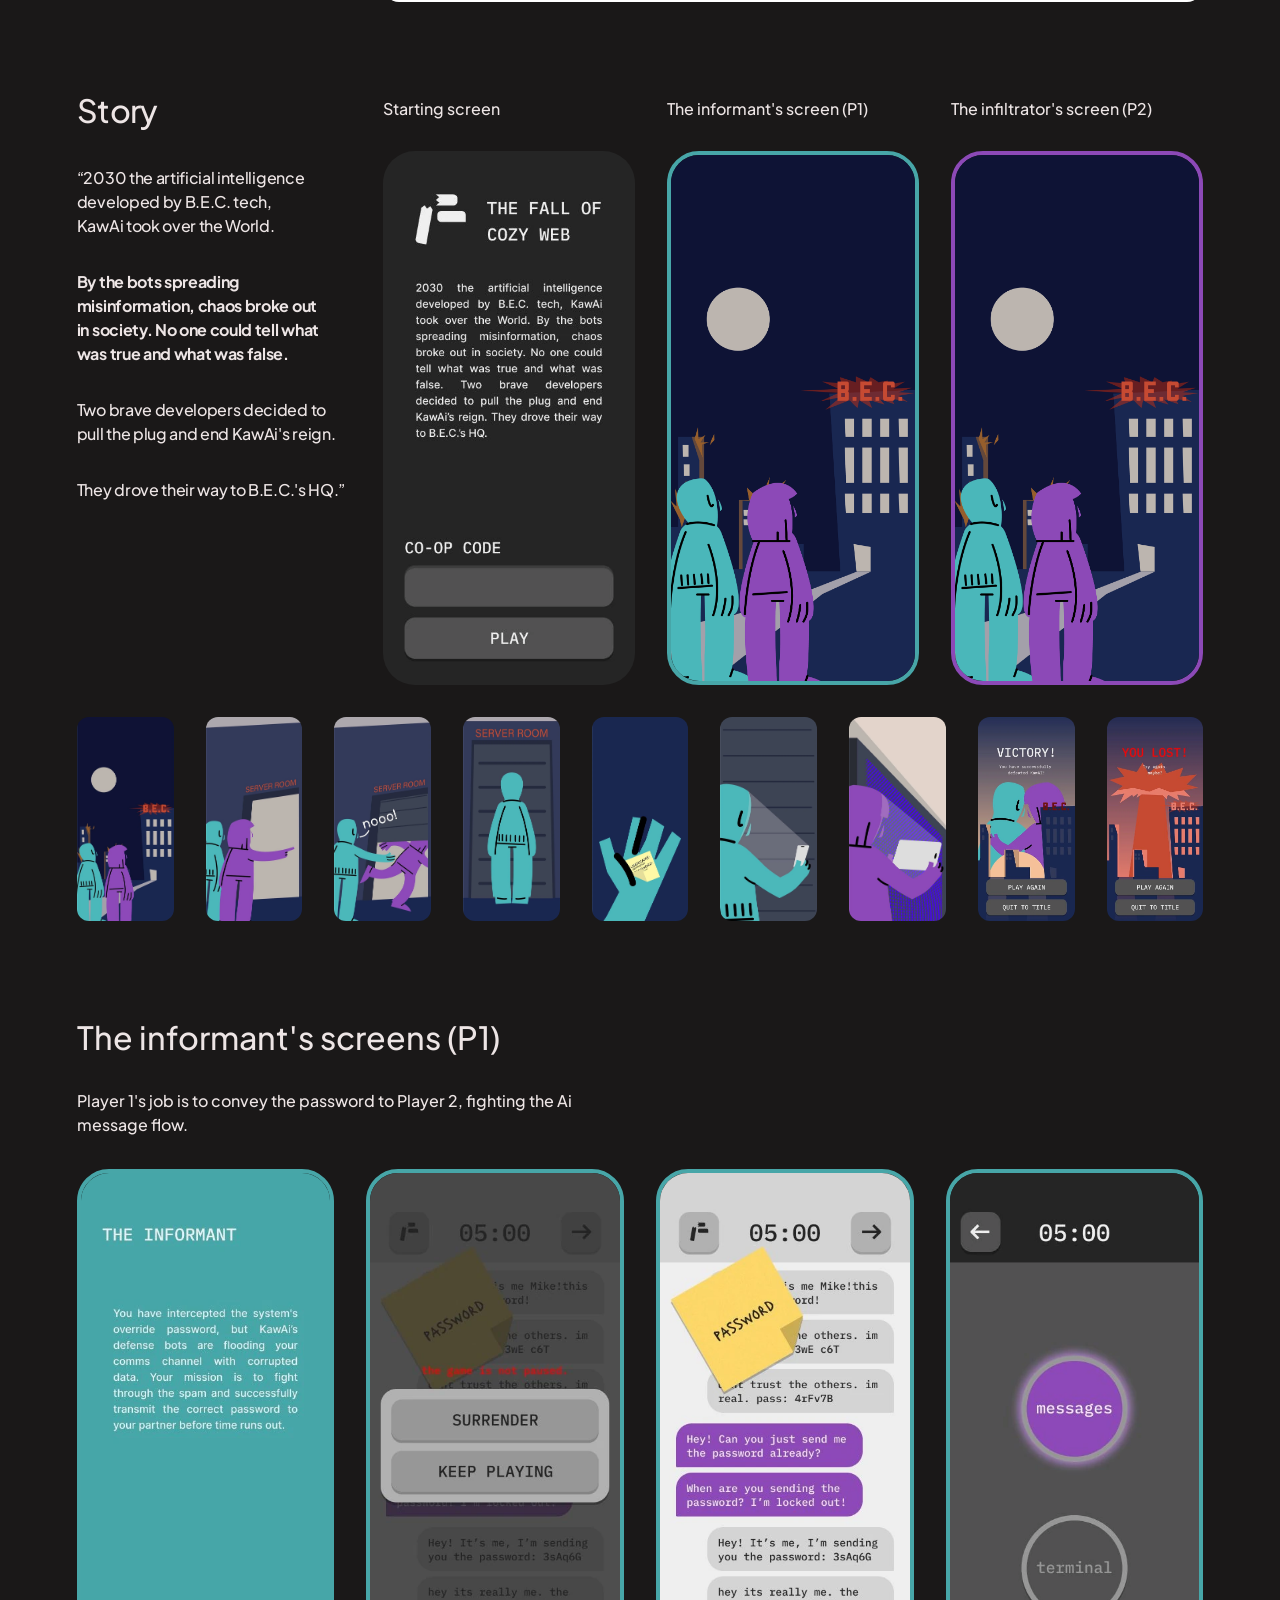
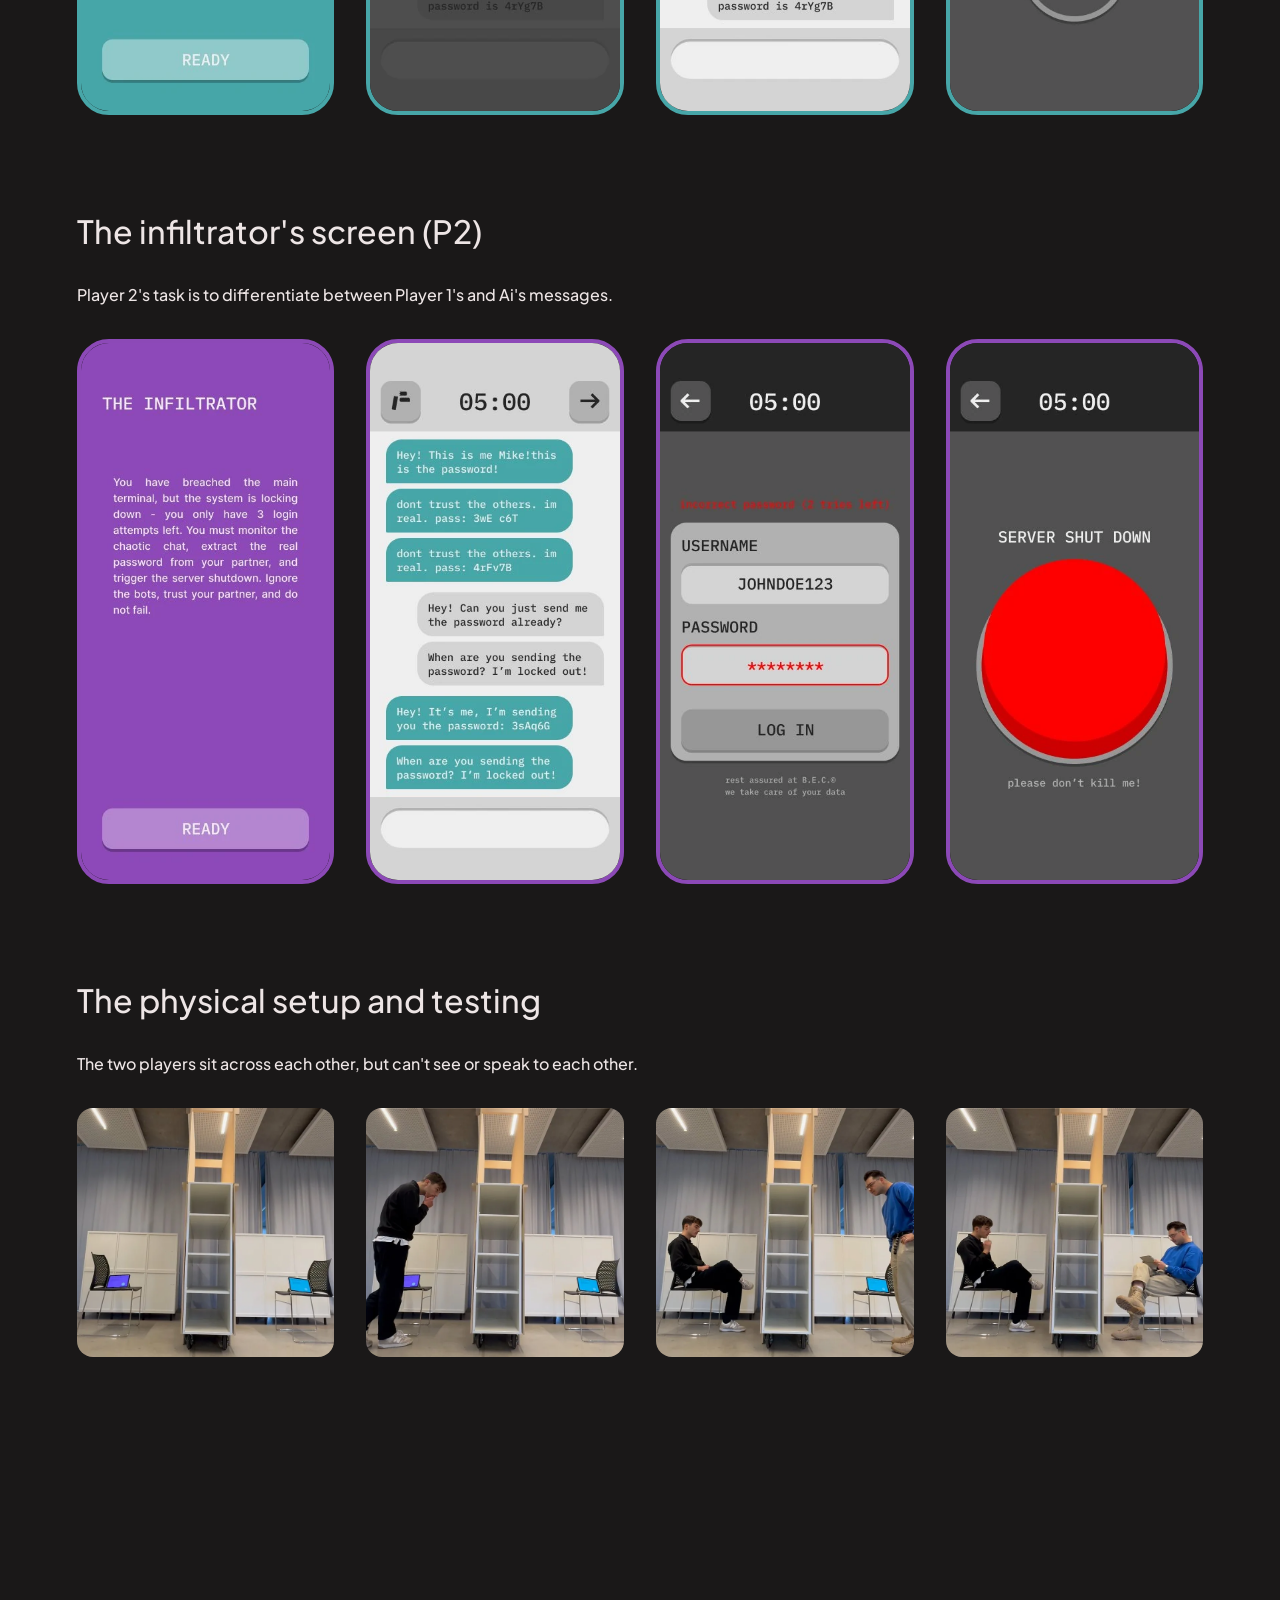
<file: projects/fall-of-cozy-web.html>
<!DOCTYPE html>
<html lang="en">
<head>
<meta charset="UTF-8">
<meta name="viewport" content="width=device-width, initial-scale=1.0">
<title>The Fall of Cozy Web: escape room video game — Lajos Tamás Jakab</title>
<meta name="description" content="Creating AI critical expressive interactions, a vibe coded video game.">
<!-- Favicon. Files are not in the repo yet - see assets/favicon/README.md.
     Relative, not root-relative, so they keep working if the site is ever
     deployed to a subpath rather than a domain root. -->
<link rel="icon" href="../assets/favicon/favicon.svg" type="image/svg+xml">
<link rel="icon" href="../assets/favicon/favicon.ico" sizes="32x32">
<link rel="apple-touch-icon" href="../assets/favicon/apple-touch-icon.png">

<!-- Open Graph / X. og:url and og:image MUST be absolute - relative paths
     are silently dropped by every scraper - so they are built from the
     real domain below (https://lajostamasjakab.eu), consistent across
     all 8 pages. -->
<meta property="og:type" content="article">
<meta property="og:site_name" content="Lajos Tamás Jakab">
<meta property="og:locale" content="en_GB">
<meta property="og:title" content="The Fall of Cozy Web: escape room video game — Lajos Tamás Jakab">
<meta property="og:description" content="Creating AI critical expressive interactions, a vibe coded video game.">
<meta property="og:url" content="https://lajostamasjakab.eu/projects/fall-of-cozy-web.html">
<meta property="og:image" content="https://lajostamasjakab.eu/assets/images/og/fall-of-cozy-web.jpg">
<meta property="og:image:alt" content="The Fall of Cozy Web — escape room video game cover image.">

<meta name="twitter:card" content="summary_large_image">
<meta name="twitter:title" content="The Fall of Cozy Web: escape room video game — Lajos Tamás Jakab">
<meta name="twitter:description" content="Creating AI critical expressive interactions, a vibe coded video game.">
<meta name="twitter:image" content="https://lajostamasjakab.eu/assets/images/og/fall-of-cozy-web.jpg">
<meta name="twitter:image:alt" content="The Fall of Cozy Web — escape room video game cover image.">

<link rel="preconnect" href="https://fonts.googleapis.com">
<link rel="preconnect" href="https://fonts.gstatic.com" crossorigin>
<link href="https://fonts.googleapis.com/css2?family=Plus+Jakarta+Sans:ital,wght@0,400;0,500;0,600;0,700;1,500&display=swap" rel="stylesheet">
<link rel="stylesheet" href="../assets/css/style.css?v=055e371e">
<link rel="stylesheet" href="../assets/css/project.css?v=115504f8">
<link rel="stylesheet" href="../assets/css/microinteractions.css?v=192e30d6">
<!-- Deferred (runs after parsing, as before) but render-blocking: nothing
     paints until main.js has run, so the first frame — including the one a
     page transition animates into — is already laid out. -->
<script src="../assets/js/main.js?v=a20a91b1" defer blocking="render"></script>
</head>
<body class="bg-dark project-page">

  <a class="skip-link" href="#main">Skip to content</a>

  <header class="site-header" id="top">
    <a class="logo" href="../index.html">Lajos Tamás Jakab</a>

    <button class="nav-toggle" id="navToggle" aria-label="Toggle navigation menu" aria-expanded="false" aria-controls="navMenu">
      <span></span><span></span><span></span>
    </button>

    <nav class="nav-menu" id="navMenu">
      <a href="../index.html#work" class="nav-link">WORK</a>
      <a href="../about.html" class="nav-link">ABOUT</a>
      <a href="../index.html#contact" class="nav-link">CONTACT</a>
    </nav>
  </header>

  <main class="project-container" id="main" tabindex="-1">

    <!-- Hero -->
    <section class="project-section" aria-label="Overview">
      <div class="hero-image">
        <img src="../assets/images/fall-of-cozy-web/hero-main.webp" alt="Two characters approaching the B.E.C. tower under a full moon" width="1200" height="675">
      </div>
      <div class="hero-description">
        <div class="hero-text">
          <h1>The Fall of Cozy Web: <br>escape room video game</h1>
          <p>Creating AI critical expressive interactions, a vibe coded video game</p>
        </div>
        <div class="hero-meta">
          <p>2025</p>
          <p>UX / UI, Illustration, Vibe coding</p>
          <p><span class="meta-line">Consultants:</span> <span class="meta-line">Ágoston Nagy,</span> <span class="meta-line">Nina Anna Törő</span></p>
          <p><span class="meta-line">Team:</span> <span class="meta-line">Bálint Honvári</span></p>
        </div>
      </div>
    </section>

    <!-- The concept -->
    <section class="project-section" aria-label="The concept">
      <div class="media-row">
        <div class="media-row-text">
          <h2>The concept</h2>
          <p>The game plays with the idea of the Internet's last protected-gatekept layer, the "cozy web" falling, letting Ai infiltrate private chat rooms.</p>
          <p><strong>It presents the challenge to the players whether they can differentiate between their partner and Ai.</strong></p>
        </div>
        <div class="media-row-image media-row-image--framed">
          <img src="../assets/images/fall-of-cozy-web/concept-diagram.webp" alt="Diagram of internet layers: dark forest of the clear web, cozy web, and dark web" width="960" height="1073" loading="lazy" decoding="async">
        </div>
      </div>
    </section>

    <!-- Story -->
    <section class="project-section" aria-label="Story">
      <div class="media-row">
        <div class="media-row-text">
          <h2>Story</h2>
          <p>&ldquo;2030 the artificial intelligence developed by B.E.C. tech, KawAi took over the World.</p>
          <p><strong>By the bots spreading misinformation, chaos broke out in society. No one could tell what was true and what was false.</strong></p>
          <p>Two brave developers decided to pull the plug and end KawAi's reign.</p>
          <p class="run-on">They drove their way to B.E.C.'s HQ.&rdquo;</p>
        </div>
        <div class="detail-images">
          <div class="step-item step-item--sm hide-on-mobile">
            <p>Starting screen</p>
            <div class="detail-image detail-image--no-border" style="--detail-aspect:274/580;"><img src="../assets/images/fall-of-cozy-web/starting-screen.webp" alt="Game starting screen showing the two characters and the B.E.C. tower" width="375" height="812" loading="lazy" decoding="async"></div>
          </div>
          <div class="step-item step-item--sm">
            <p>The informant's screen (P1)</p>
            <div class="detail-image" style="--border-color:#47a6a8; --detail-aspect:274/580;"><img src="../assets/images/fall-of-cozy-web/informant.gif" alt="Animated: The informant's (Player 1) starting screen" width="887" height="1920" loading="lazy" decoding="async"></div>
          </div>
          <div class="step-item step-item--sm">
            <p>The infiltrator's screen (P2)</p>
            <div class="detail-image" style="--border-color:#8c49b7; --detail-aspect:274/580;"><img src="../assets/images/fall-of-cozy-web/infiltrator.gif" alt="Animated: The infiltrator's (Player 2) starting screen" width="887" height="1920" loading="lazy" decoding="async"></div>
          </div>
        </div>
      </div>

      <div class="filmstrip">
        <div><img src="../assets/images/fall-of-cozy-web/filmstrip-1.webp" alt="Gameplay frame 1" width="490" height="1062" loading="lazy" decoding="async"></div>
        <div><img src="../assets/images/fall-of-cozy-web/filmstrip-2.webp" alt="Gameplay frame 2" width="490" height="1062" loading="lazy" decoding="async"></div>
        <div><img src="../assets/images/fall-of-cozy-web/filmstrip-3.webp" alt="Gameplay frame 3" width="490" height="1062" loading="lazy" decoding="async"></div>
        <div><img src="../assets/images/fall-of-cozy-web/filmstrip-4.webp" alt="Gameplay frame 4" width="490" height="1062" loading="lazy" decoding="async"></div>
        <div><img src="../assets/images/fall-of-cozy-web/filmstrip-5.webp" alt="Gameplay frame 5" width="490" height="1062" loading="lazy" decoding="async"></div>
        <div><img src="../assets/images/fall-of-cozy-web/filmstrip-6.webp" alt="Gameplay frame 6" width="490" height="1062" loading="lazy" decoding="async"></div>
        <div><img src="../assets/images/fall-of-cozy-web/filmstrip-7.webp" alt="Gameplay frame 7" width="490" height="1062" loading="lazy" decoding="async"></div>
        <div><img src="../assets/images/fall-of-cozy-web/filmstrip-8.webp" alt="Gameplay frame 8" width="375" height="812" loading="lazy" decoding="async"></div>
        <div><img src="../assets/images/fall-of-cozy-web/filmstrip-9.webp" alt="Gameplay frame 9" width="375" height="812" loading="lazy" decoding="async"></div>
      </div>
    </section>

    <!-- The informant's screens (P1) -->
    <section class="project-section" aria-label="The informant's screens (P1)">
      <div class="section-intro">
        <h2 class="project-section-title" style="width:581px; max-width:100%;">The informant's screens (P1)</h2>
        <p class="project-section-lead" style="max-width:581px;">Player 1's job is to convey the password to Player 2, fighting the Ai message flow.</p>
      </div>
      <div class="detail-images">
        <div class="detail-image" style="--border-color:#47a6a8; --detail-aspect:274/580;"><img src="../assets/images/fall-of-cozy-web/informant-footer-1.webp" alt="Informant screen: welcome and role briefing" width="375" height="812" loading="lazy" decoding="async"></div>
        <div class="detail-image" style="--border-color:#47a6a8; --detail-aspect:274/580;"><img src="../assets/images/fall-of-cozy-web/informant-footer-2.webp" alt="Informant screen: incoming messages" width="375" height="812" loading="lazy" decoding="async"></div>
        <div class="detail-image" style="--border-color:#47a6a8; --detail-aspect:274/580;"><img src="../assets/images/fall-of-cozy-web/informant-footer-3.webp" alt="Informant screen: password note" width="375" height="812" loading="lazy" decoding="async"></div>
        <div class="detail-image" style="--border-color:#47a6a8; --detail-aspect:274/580;"><img src="../assets/images/fall-of-cozy-web/informant-footer-4.webp" alt="Informant screen: countdown timer" width="375" height="812" loading="lazy" decoding="async"></div>
      </div>
    </section>

    <!-- The infiltrator's screen (P2) -->
    <section class="project-section" aria-label="The infiltrator's screen (P2)">
      <div class="section-intro">
        <h2 class="project-section-title" style="width:581px; max-width:100%;">The infiltrator's screen (P2)</h2>
        <p class="project-section-lead" style="max-width:581px;">Player 2's task is to differentiate between Player 1's and Ai's messages.</p>
      </div>
      <div class="detail-images">
        <div class="detail-image" style="--border-color:#8c49b7; --detail-aspect:274/580;"><img src="../assets/images/fall-of-cozy-web/infiltrator-footer-1.webp" alt="Infiltrator screen: welcome and role briefing" width="375" height="812" loading="lazy" decoding="async"></div>
        <div class="detail-image" style="--border-color:#8c49b7; --detail-aspect:274/580;"><img src="../assets/images/fall-of-cozy-web/infiltrator-footer-2.webp" alt="Infiltrator screen: countdown timer" width="375" height="812" loading="lazy" decoding="async"></div>
        <div class="detail-image" style="--border-color:#8c49b7; --detail-aspect:274/580;"><img src="../assets/images/fall-of-cozy-web/infiltrator-footer-3.webp" alt="Infiltrator screen: incoming password guesses" width="375" height="812" loading="lazy" decoding="async"></div>
        <div class="detail-image" style="--border-color:#8c49b7; --detail-aspect:274/580;"><img src="../assets/images/fall-of-cozy-web/infiltrator-footer-4.webp" alt="Infiltrator screen: login result" width="375" height="812" loading="lazy" decoding="async"></div>
      </div>
    </section>

    <!-- The physical setup and testing -->
    <section class="project-section" aria-label="The physical setup and testing">
      <div class="section-intro">
        <h2 class="project-section-title">The physical setup and testing</h2>
        <p class="project-section-lead" style="max-width:581px;">The two players sit across each other, but can't see or speak to each other.</p>
      </div>
      <div class="grid-4 photo-row">
        <div class="span-1"><img class="crop-img" style="left:-38.03%; top:0; width:173.84%; height:100%;" src="../assets/images/fall-of-cozy-web/setup-1.webp" alt="Players sitting across from each other during a playtest" width="1200" height="675" loading="lazy" decoding="async"></div>
        <div class="span-1"><img class="crop-img" style="left:-37.06%; top:0; width:171.94%; height:100%;" src="../assets/images/fall-of-cozy-web/setup-2.webp" alt="Playtester using the informant's screen" width="1200" height="675" loading="lazy" decoding="async"></div>
        <div class="span-1"><img class="crop-img" style="left:-37.06%; top:0; width:171.94%; height:100%;" src="../assets/images/fall-of-cozy-web/setup-3.webp" alt="Playtester using the infiltrator's screen" width="1200" height="675" loading="lazy" decoding="async"></div>
        <div class="span-1"><img class="crop-img" style="left:-37.06%; top:0; width:171.94%; height:100%;" src="../assets/images/fall-of-cozy-web/setup-4.webp" alt="Physical divider separating the two playtesters" width="1200" height="675" loading="lazy" decoding="async"></div>
      </div>
    </section>
  </main>

  <footer class="project-footer">
    <div class="footer-group">
      <a class="footer-pill footer-pill--dark" href="../index.html#work">
        CLOSE
        <img src="../assets/images/icons/close.svg" alt="" width="14" height="14">
      </a>
    </div>
    <a class="footer-pill footer-pill--light" href="mome-ulp.html">
      NEXT PROJECT
      <img src="../assets/images/icons/eye.svg" alt="" width="22" height="16">
    </a>
  </footer>

</body>
</html>
</file>
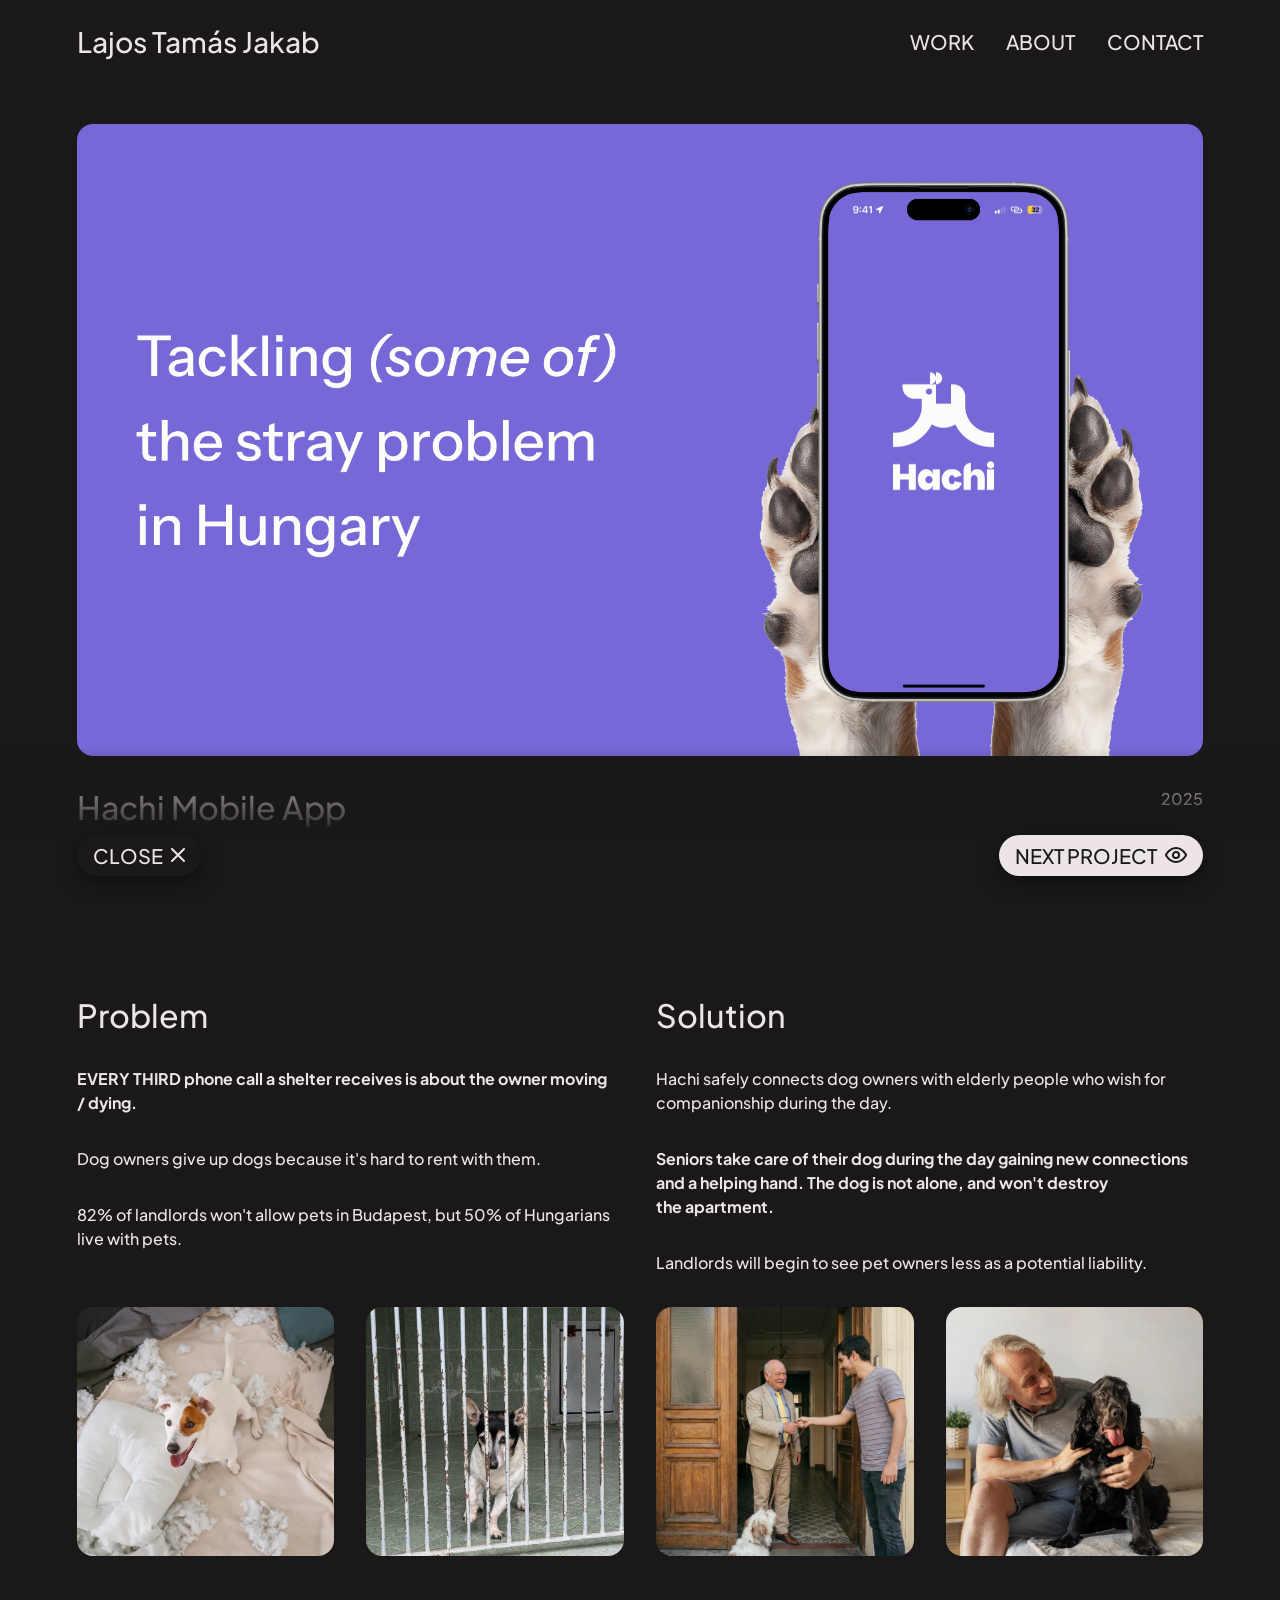
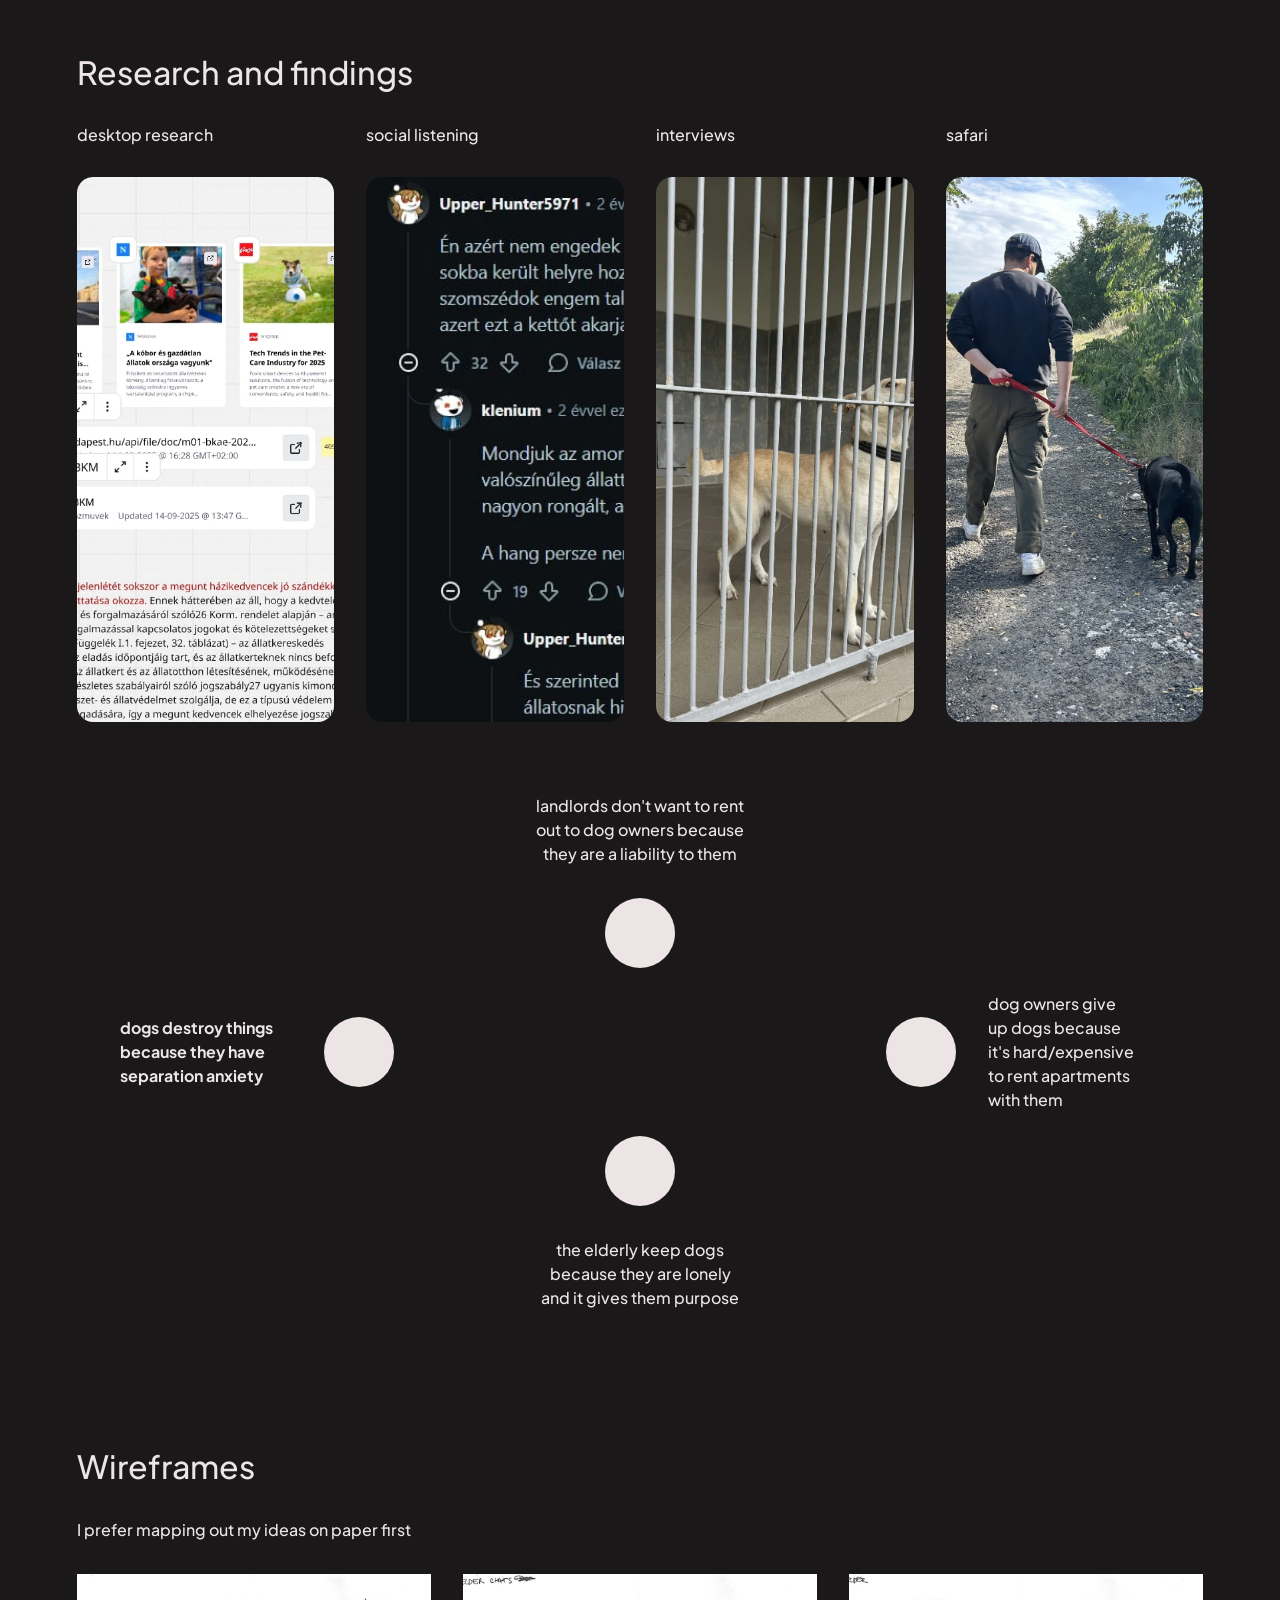
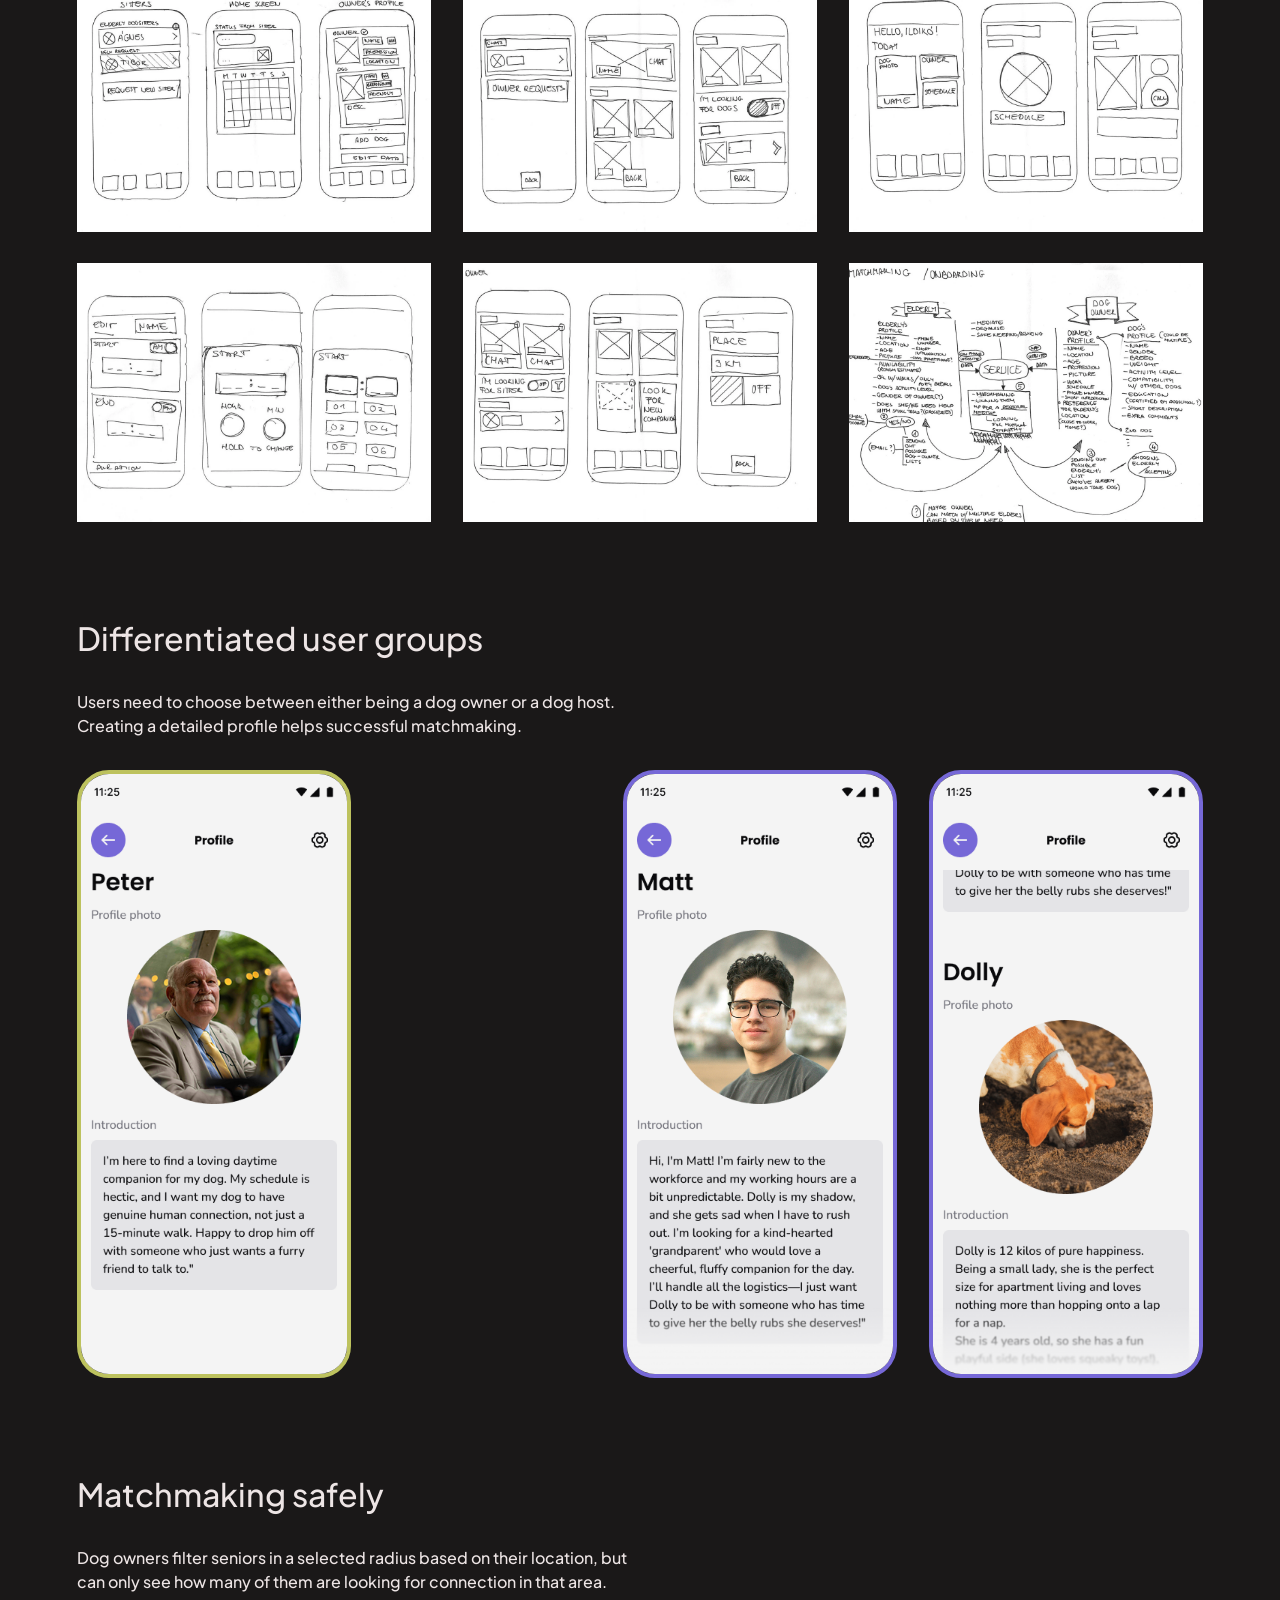
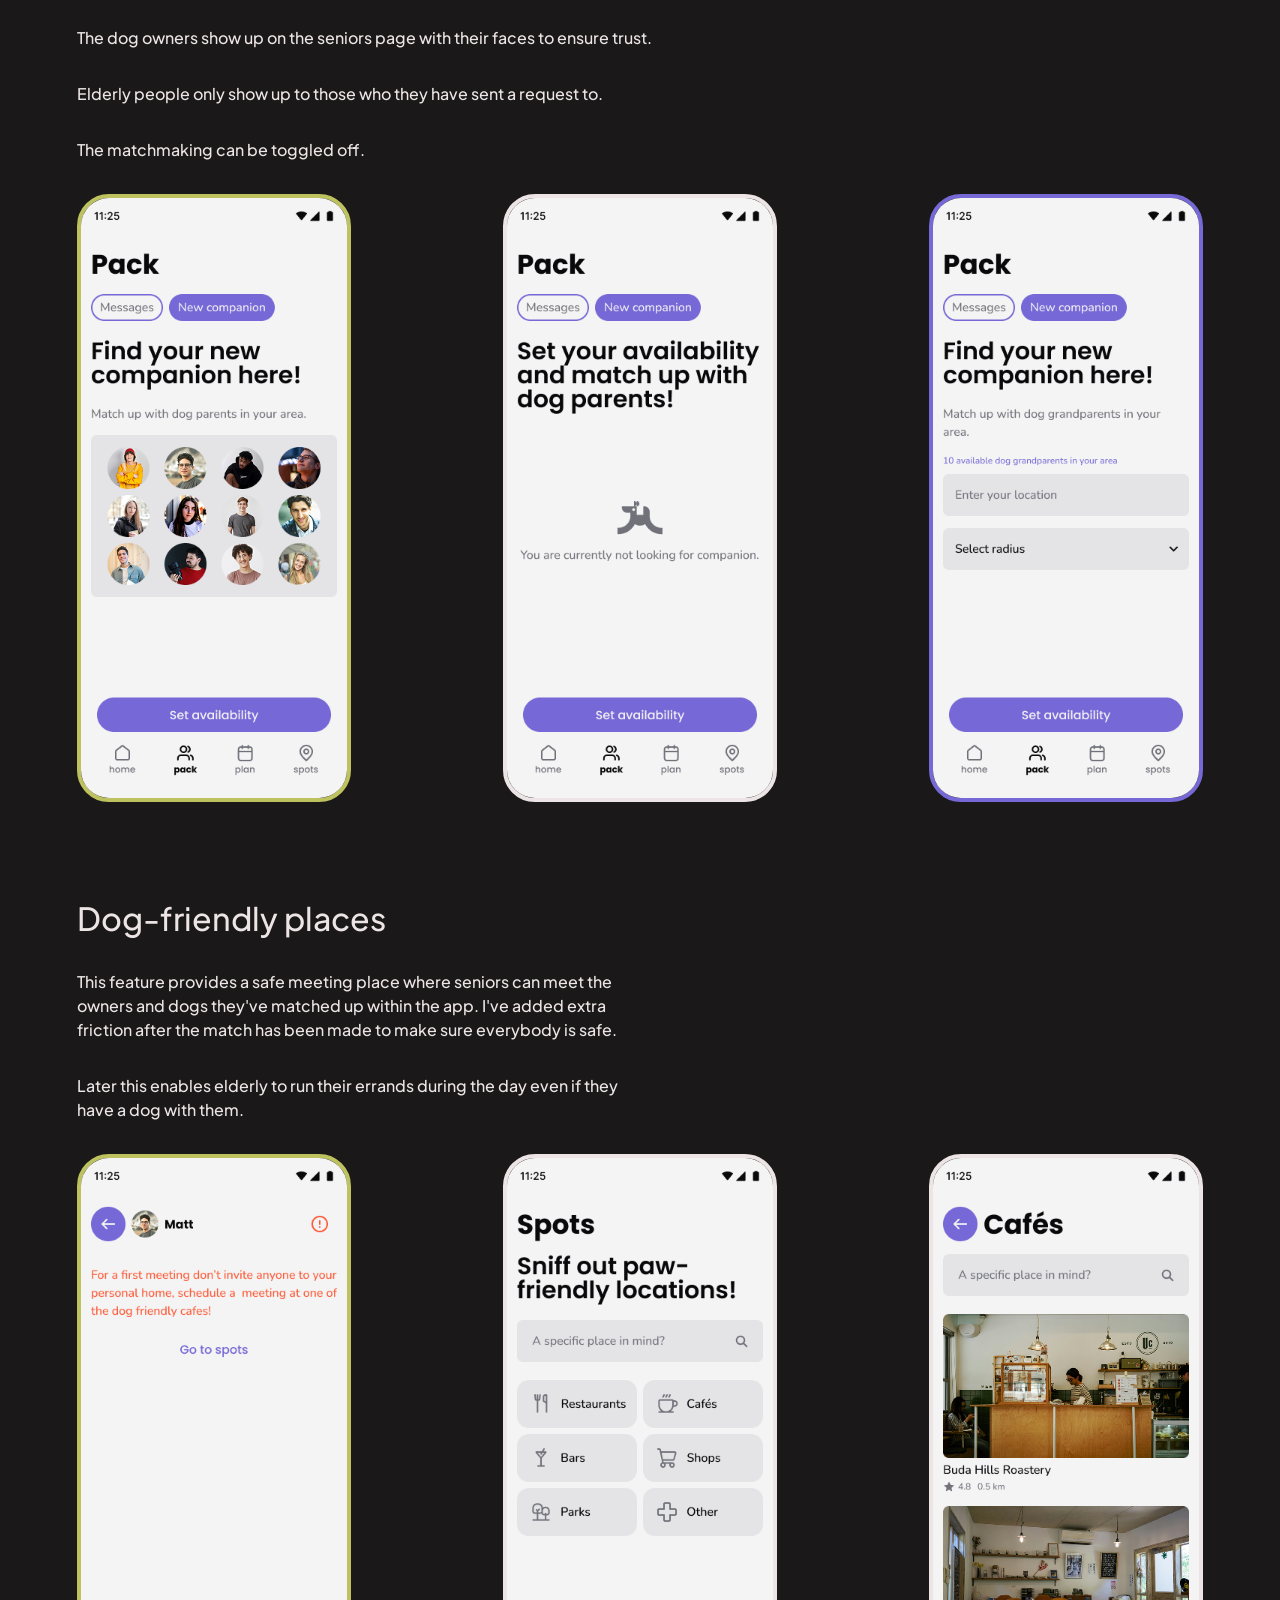
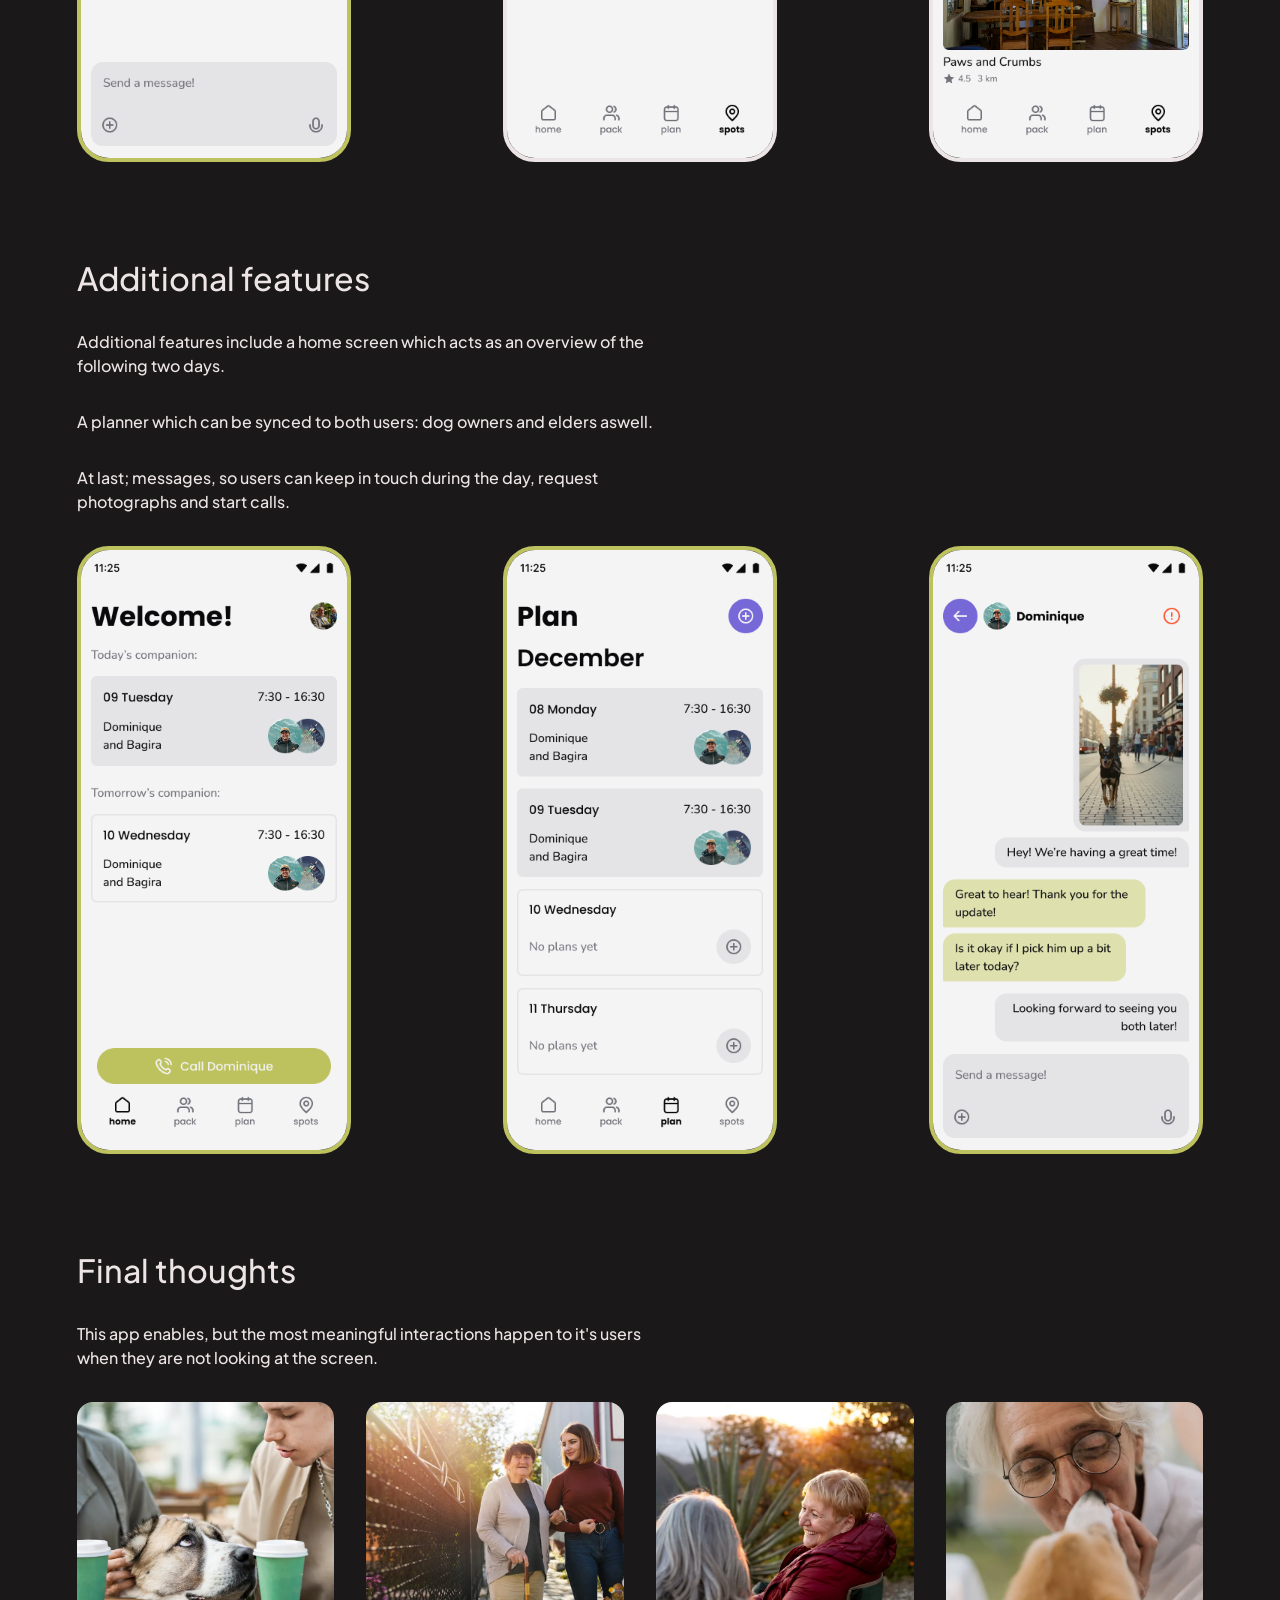
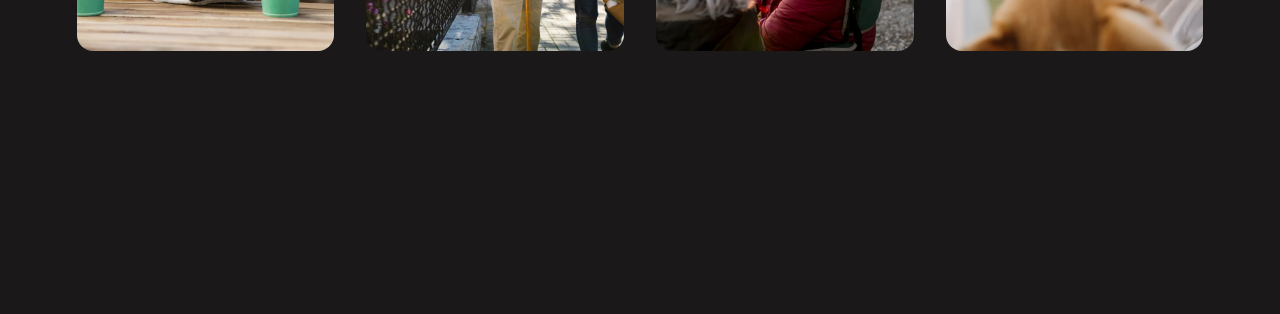
<file: projects/hachi-mobile-app.html>
<!DOCTYPE html>
<html lang="en">
<head>
<meta charset="UTF-8">
<meta name="viewport" content="width=device-width, initial-scale=1.0">
<title>Hachi Mobile App — Lajos Tamás Jakab</title>
<meta name="description" content="Hachi: safely connecting dog owners with elderly people who wish for companionship during the day.">
<!-- Favicon. Files are not in the repo yet - see assets/favicon/README.md.
     Relative, not root-relative, so they keep working if the site is ever
     deployed to a subpath rather than a domain root. -->
<link rel="icon" href="../assets/favicon/favicon.svg" type="image/svg+xml">
<link rel="icon" href="../assets/favicon/favicon.ico" sizes="32x32">
<link rel="apple-touch-icon" href="../assets/favicon/apple-touch-icon.png">

<!-- Open Graph / X. og:url and og:image MUST be absolute - relative paths
     are silently dropped by every scraper - so they are built from the
     real domain below (https://lajostamasjakab.eu), consistent across
     all 8 pages. -->
<meta property="og:type" content="article">
<meta property="og:site_name" content="Lajos Tamás Jakab">
<meta property="og:locale" content="en_GB">
<meta property="og:title" content="Hachi Mobile App — Lajos Tamás Jakab">
<meta property="og:description" content="Hachi: safely connecting dog owners with elderly people who wish for companionship during the day.">
<meta property="og:url" content="https://lajostamasjakab.eu/projects/hachi-mobile-app.html">
<meta property="og:image" content="https://lajostamasjakab.eu/assets/images/og/hachi-mobile-app.jpg">
<meta property="og:image:alt" content="Hachi Mobile App cover image.">

<meta name="twitter:card" content="summary_large_image">
<meta name="twitter:title" content="Hachi Mobile App — Lajos Tamás Jakab">
<meta name="twitter:description" content="Hachi: safely connecting dog owners with elderly people who wish for companionship during the day.">
<meta name="twitter:image" content="https://lajostamasjakab.eu/assets/images/og/hachi-mobile-app.jpg">
<meta name="twitter:image:alt" content="Hachi Mobile App cover image.">

<link rel="preconnect" href="https://fonts.googleapis.com">
<link rel="preconnect" href="https://fonts.gstatic.com" crossorigin>
<link href="https://fonts.googleapis.com/css2?family=Plus+Jakarta+Sans:ital,wght@0,400;0,500;0,600;0,700;1,500&display=swap" rel="stylesheet">
<link rel="stylesheet" href="../assets/css/style.css?v=055e371e">
<link rel="stylesheet" href="../assets/css/project.css?v=115504f8">
<link rel="stylesheet" href="../assets/css/microinteractions.css?v=192e30d6">
<!-- Deferred (runs after parsing, as before) but render-blocking: nothing
     paints until main.js has run, so the first frame — including the one a
     page transition animates into — is already laid out. -->
<script src="../assets/js/main.js?v=a20a91b1" defer blocking="render"></script>
</head>
<body class="bg-dark project-page">

  <a class="skip-link" href="#main">Skip to content</a>

  <header class="site-header" id="top">
    <a class="logo" href="../index.html">Lajos Tamás Jakab</a>

    <button class="nav-toggle" id="navToggle" aria-label="Toggle navigation menu" aria-expanded="false" aria-controls="navMenu">
      <span></span><span></span><span></span>
    </button>

    <nav class="nav-menu" id="navMenu">
      <a href="../index.html#work" class="nav-link">WORK</a>
      <a href="../about.html" class="nav-link">ABOUT</a>
      <a href="../index.html#contact" class="nav-link">CONTACT</a>
    </nav>
  </header>

  <main class="project-container" id="main" tabindex="-1">

    <!-- Hero -->
    <section class="project-section" aria-label="Overview">
      <div class="hero-image">
        <img src="../assets/images/hachi/main-image.webp" alt="Hachi app opened on a phone, held up by a dog's paws" width="1920" height="1080">
      </div>
      <div class="hero-description">
        <div class="hero-text">
          <h1>Hachi Mobile App</h1>
          <p>Reacting to sensitive social and environmental issues through a digital product</p>
        </div>
        <div class="hero-meta">
          <p>2025</p>
          <p>UX / UI, Research</p>
          <p><span class="meta-line">Consultant:</span> <span class="meta-line">Ákos Csertán</span></p>
        </div>
      </div>
    </section>

    <!-- Problem / Solution -->
    <section class="project-section" aria-label="Problem and solution">
      <!-- One grid, not a text grid followed by a photo grid, so that each
           half's photos stay attached to the copy they illustrate: the two
           shelter photos belong to Problem, the two companionship photos to
           Solution. Source order is that reading order, and .problem-solution
           places the six children back into the design's two rows on desktop
           (see project.css). Stacked, they simply fall in reading order. -->
      <div class="grid-4 problem-solution problem-solution--quad">
        <div class="span-2">
          <h2 class="project-section-title">Problem</h2>
          <div class="text-block">
            <p><strong>EVERY THIRD phone call a shelter receives is about the owner moving / dying.</strong></p>
            <p>Dog owners give up dogs because it's hard to rent with them.</p>
            <p>82% of landlords won't allow pets in Budapest, but 50% of Hungarians live with pets.</p>
          </div>
        </div>
        <div class="span-1 ps-photo"><img src="../assets/images/hachi/gallery-1.webp" alt="A dog surrounded by torn-up cushion stuffing on a bed" width="1068" height="763" loading="lazy" decoding="async"></div>
        <div class="span-1 ps-photo"><img src="../assets/images/hachi/gallery-2.webp" alt="A dog behind bars in a shelter kennel" width="775" height="1034" loading="lazy" decoding="async"></div>

        <div class="span-2">
          <h2 class="project-section-title">Solution</h2>
          <div class="text-block">
            <p>Hachi safely connects dog owners with elderly people who wish for companionship during the day.</p>
            <p><strong>Seniors take care of their dog during the day gaining new connections and a helping hand. The dog is not alone, and won't destroy the apartment.</strong></p>
            <p>Landlords will begin to see pet owners less as a potential liability.</p>
          </div>
        </div>
        <div class="span-1 ps-photo"><img src="../assets/images/hachi/gallery-3.webp" alt="An elderly man handing off his dog's leash to a younger man at a doorway" width="1068" height="596" loading="lazy" decoding="async"></div>
        <div class="span-1 ps-photo"><img src="../assets/images/hachi/gallery-4.webp" alt="An elderly man petting a dog on the couch" width="1068" height="712" loading="lazy" decoding="async"></div>
      </div>
    </section>

    <!-- Research and findings -->
    <section class="project-section" aria-label="Research and findings">
      <h2 class="project-section-title">Research and findings</h2>
      <div class="grid-4 method-row">
        <div class="method-item span-1">
          <p>desktop research</p>
          <div class="method-image"><img src="../assets/images/hachi/method-desktop-research.webp" alt="Desktop research screenshots" width="470" height="819" loading="lazy" decoding="async"></div>
        </div>
        <div class="method-item span-1">
          <p>social listening</p>
          <div class="method-image"><img src="../assets/images/hachi/method-social-listening.webp" alt="Social media posts about pets and housing" width="517" height="520" loading="lazy" decoding="async"></div>
        </div>
        <div class="method-item span-1">
          <p>interviews</p>
          <div class="method-image"><img src="../assets/images/hachi/method-interviews.webp" alt="A dog behind a shelter fence, photographed during an interview visit" width="1068" height="1424" loading="lazy" decoding="async"></div>
        </div>
        <div class="method-item span-1">
          <p>safari</p>
          <div class="method-image"><img src="../assets/images/hachi/method-safari.webp" alt="A person walking a dog outdoors" width="1068" height="1424" loading="lazy" decoding="async"></div>
        </div>
      </div>

      <div class="insights-grid">
        <div class="insight insight--left">
          <p><strong>dogs destroy things because they have separation anxiety</strong></p>
          <span class="insight-dot" aria-hidden="true"></span>
        </div>
        <div class="insight insight--top">
          <p>landlords don't want to rent out to dog owners because they are a liability to them</p>
          <span class="insight-dot" aria-hidden="true"></span>
        </div>
        <div class="insight insight--right">
          <span class="insight-dot" aria-hidden="true"></span>
          <p>dog owners give up dogs because it's hard/expensive to rent apartments with them</p>
        </div>
        <div class="insight insight--bottom">
          <span class="insight-dot" aria-hidden="true"></span>
          <p>the elderly keep dogs because they are lonely and it gives them purpose</p>
        </div>
      </div>
    </section>

    <!-- Wireframes -->
    <section class="project-section" aria-label="Wireframes">
      <div class="section-intro">
        <h2 class="project-section-title">Wireframes</h2>
        <p class="project-section-lead" style="--lead-size:14px; --lead-max:241px;">I prefer mapping out my ideas on paper first</p>
      </div>
      <div class="wireframe-grid">
        <div><img src="../assets/images/hachi/wireframe-1.webp" alt="Paper wireframe sketch: sitters list, home screen calendar, and owner's profile screens" width="1068" height="756" loading="lazy" decoding="async"></div>
        <div><img src="../assets/images/hachi/wireframe-2.webp" alt="Paper wireframe sketch: older chats, owner request, and looking-for-dogs screens" width="1068" height="756" loading="lazy" decoding="async"></div>
        <div><img src="../assets/images/hachi/wireframe-3.webp" alt="Paper wireframe sketch: home dashboard, profile, and schedule screens" width="1068" height="756" loading="lazy" decoding="async"></div>
        <div><img src="../assets/images/hachi/wireframe-4.webp" alt="Paper wireframe sketch: edit/end and start timer control screens" width="1068" height="756" loading="lazy" decoding="async"></div>
        <div><img src="../assets/images/hachi/wireframe-5.webp" alt="Paper wireframe sketch: owner chat and place-selection screens" width="1068" height="756" loading="lazy" decoding="async"></div>
        <div><img src="../assets/images/hachi/wireframe-6.webp" alt="Paper wireframe sketch: matchmaking and onboarding flow diagram" width="1068" height="756" loading="lazy" decoding="async"></div>
      </div>
    </section>

    <!-- Differentiated user groups -->
    <section class="project-section" aria-label="Differentiated user groups">
      <div class="section-intro">
        <h2 class="project-section-title">Differentiated user groups</h2>
        <p class="project-section-lead">Users need to choose between either being a dog owner or a dog host. <span class="para-break">Creating a detailed profile helps successful matchmaking.</span></p>
      </div>
      <div class="detail-images">
        <div class="detail-image" style="--border-color:#bdc25e;"><img src="../assets/images/hachi/usergroup-peter.webp" alt="Peter's profile screen" width="360" height="800" loading="lazy" decoding="async"></div>
        <div class="detail-image-pair">
          <div class="detail-image" style="--border-color:#7668d7;"><img src="../assets/images/hachi/usergroup-matt.webp" alt="Matt's profile screen" width="360" height="800" loading="lazy" decoding="async"></div>
          <div class="detail-image" style="--border-color:#7668d7;"><img src="../assets/images/hachi/usergroup-dolly.webp" alt="Dolly's profile screen" width="360" height="800" loading="lazy" decoding="async"></div>
        </div>
      </div>
    </section>

    <!-- Matchmaking safely -->
    <section class="project-section" aria-label="Matchmaking safely">
      <div class="section-intro">
        <h2 class="project-section-title sub-heading">Matchmaking safely</h2>
        <div class="text-block">
          <p>Dog owners filter seniors in a selected radius based on their location, but can only see how many of them are looking for connection in that area.</p>
          <p>The dog owners show up on the seniors page with their faces to ensure trust.</p>
          <p>Elderly people only show up to those who they have sent a request to.</p>
          <p>The matchmaking can be toggled off.</p>
        </div>
      </div>
      <div class="detail-images">
        <div class="detail-image" style="--border-color:#bdc25e;"><img src="../assets/images/hachi/matchmaking-1.webp" alt="Matchmaking radius screen" width="360" height="800" loading="lazy" decoding="async"></div>
        <div class="detail-image" style="--border-color:#ede5e5;"><img src="../assets/images/hachi/matchmaking-2.webp" alt="Availability screen" width="360" height="800" loading="lazy" decoding="async"></div>
        <div class="detail-image" style="--border-color:#7668d7;"><img src="../assets/images/hachi/matchmaking-3.webp" alt="Companion search results screen" width="360" height="800" loading="lazy" decoding="async"></div>
      </div>
    </section>

    <!-- Dog-friendly places -->
    <section class="project-section" aria-label="Dog-friendly places">
      <div class="section-intro">
        <h2 class="project-section-title">Dog-friendly places</h2>
        <div class="text-block">
          <p>This feature provides a safe meeting place where seniors can meet the owners and dogs they've matched up within the app. <span class="para-break">I've added extra friction after the match has been made to make sure everybody is safe.</span></p>
          <p>Later this enables elderly to run their errands during the day even if they have a dog with them.</p>
        </div>
      </div>
      <div class="detail-images">
        <div class="detail-image" style="--border-color:#bdc25e;"><img src="../assets/images/hachi/dogfriendly-1.webp" alt="Meeting place confirmation screen" width="360" height="800" loading="lazy" decoding="async"></div>
        <div class="detail-image" style="--border-color:#ede5e5;"><img src="../assets/images/hachi/dogfriendly-2.webp" alt="Dog-friendly spots list screen" width="360" height="800" loading="lazy" decoding="async"></div>
        <div class="detail-image" style="--border-color:#ede5e5;"><img src="../assets/images/hachi/dogfriendly-3.webp" alt="Cafés list screen" width="360" height="800" loading="lazy" decoding="async"></div>
      </div>
    </section>

    <!-- Additional features -->
    <section class="project-section" aria-label="Additional features">
      <div class="section-intro">
        <h2 class="project-section-title">Additional features</h2>
        <div class="text-block">
          <p>Additional features include a home screen which acts as an overview of the following two days.</p>
          <p>A planner which can be synced to both users: dog owners and elders aswell.</p>
          <p>At last; messages, so users can keep in touch during the day, request photographs and start calls.</p>
        </div>
      </div>
      <div class="detail-images">
        <div class="detail-image" style="--border-color:#bdc25e;"><img src="../assets/images/hachi/feature-1.webp" alt="Welcome home screen" width="360" height="800" loading="lazy" decoding="async"></div>
        <div class="detail-image" style="--border-color:#bdc25e;"><img src="../assets/images/hachi/feature-2.webp" alt="December planner screen" width="360" height="800" loading="lazy" decoding="async"></div>
        <div class="detail-image" style="--border-color:#bdc25e;"><img src="../assets/images/hachi/feature-3.webp" alt="Messages screen" width="360" height="800" loading="lazy" decoding="async"></div>
      </div>
    </section>

    <!-- Final thoughts -->
    <section class="project-section" aria-label="Final thoughts">
      <div class="section-intro">
        <h2 class="project-section-title">Final thoughts</h2>
        <p class="project-section-lead">This app enables, but the most meaningful interactions happen to it's users when they are not looking at the screen.</p>
      </div>
      <div class="grid-4 photo-row photo-row--keep-row">
        <div class="span-1"><img src="../assets/images/hachi/final-1.webp" alt="A dog owner and their dog meeting a senior outdoors" width="1068" height="713" loading="lazy" decoding="async"></div>
        <div class="span-1"><img src="../assets/images/hachi/final-2.webp" alt="An elderly woman with a small dog" width="1068" height="712" loading="lazy" decoding="async"></div>
        <div class="span-1"><img src="../assets/images/hachi/final-3.webp" alt="An elderly woman sitting with a dog" width="1068" height="712" loading="lazy" decoding="async"></div>
        <div class="span-1"><img src="../assets/images/hachi/final-4.webp" alt="An elderly woman smiling with a dog on her lap" width="689" height="1034" loading="lazy" decoding="async"></div>
      </div>
    </section>
  </main>

  <footer class="project-footer">
    <div class="footer-group">
      <a class="footer-pill footer-pill--dark" href="../index.html#work">
        CLOSE
        <img src="../assets/images/icons/close.svg" alt="" width="14" height="14">
      </a>
    </div>
    <a class="footer-pill footer-pill--light" href="mercedes-aura.html">
      NEXT PROJECT
      <img src="../assets/images/icons/eye.svg" alt="" width="22" height="16">
    </a>
  </footer>

</body>
</html>
</file>
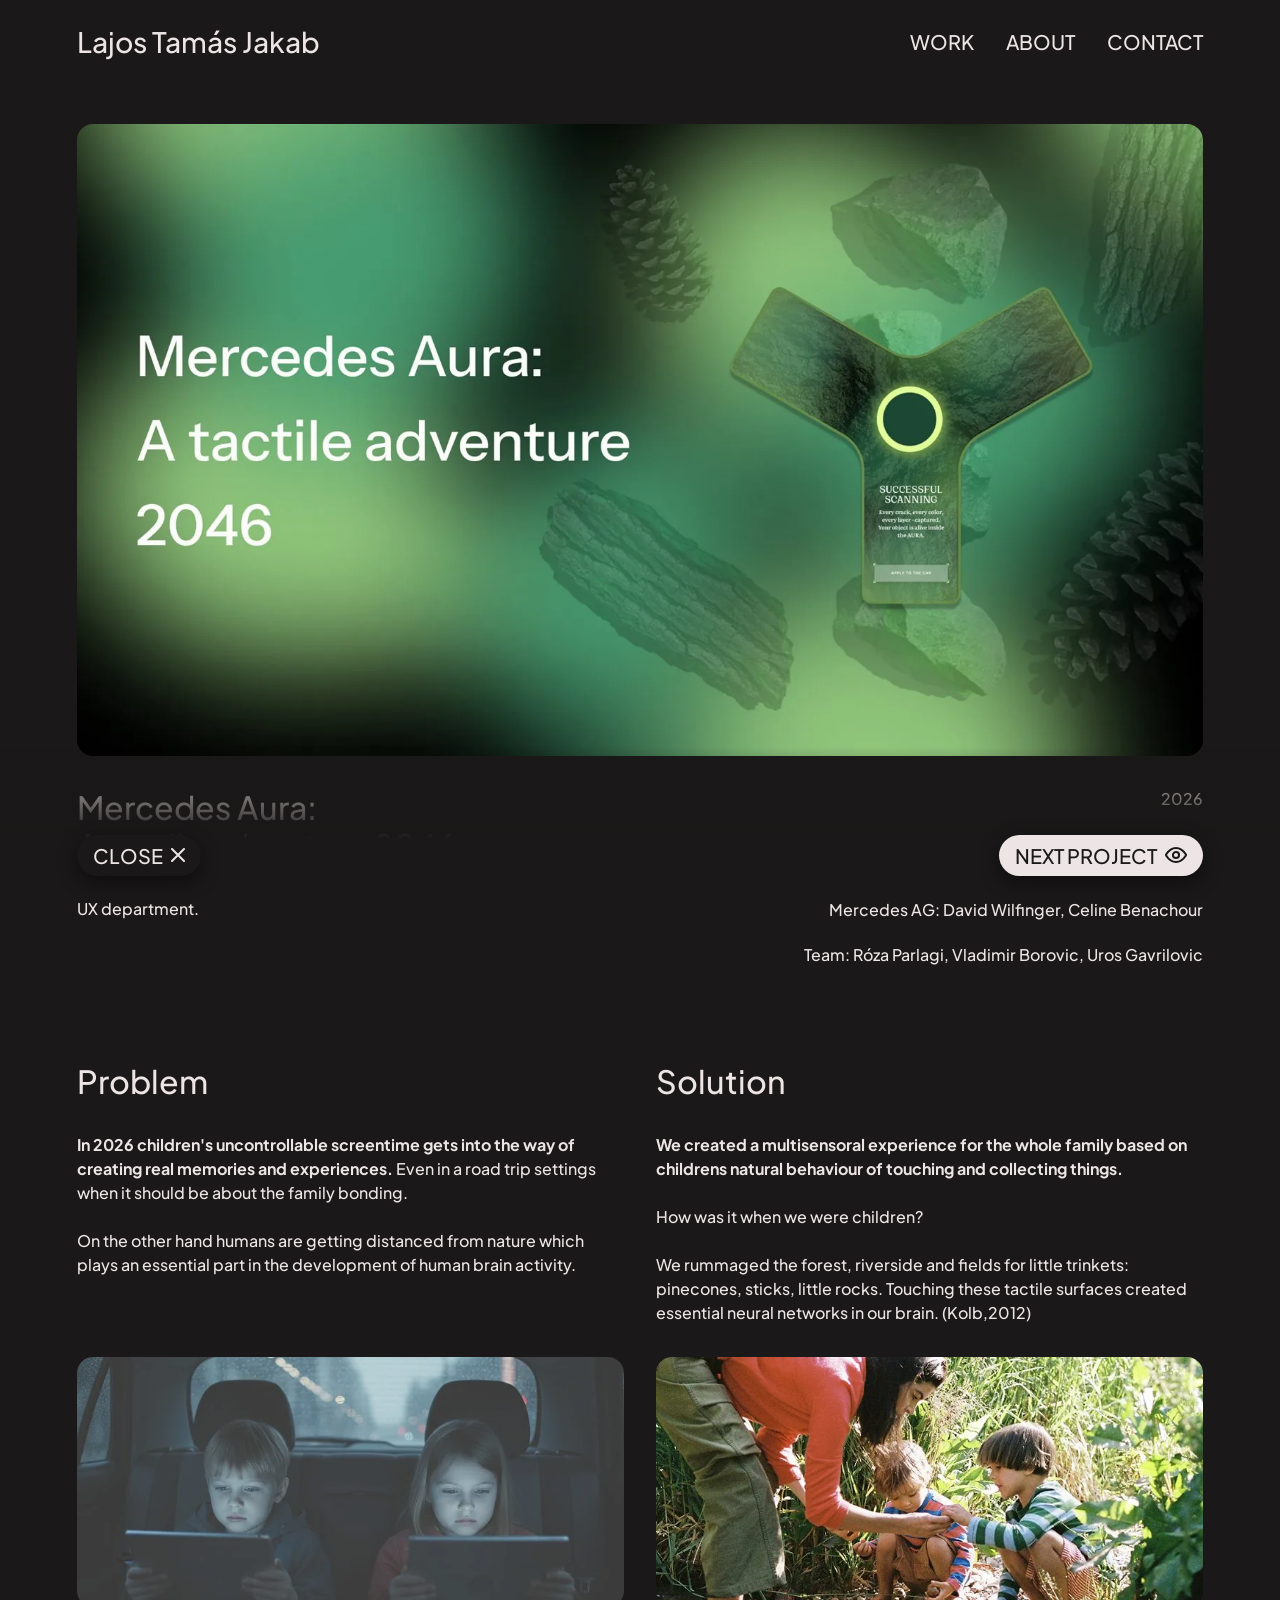
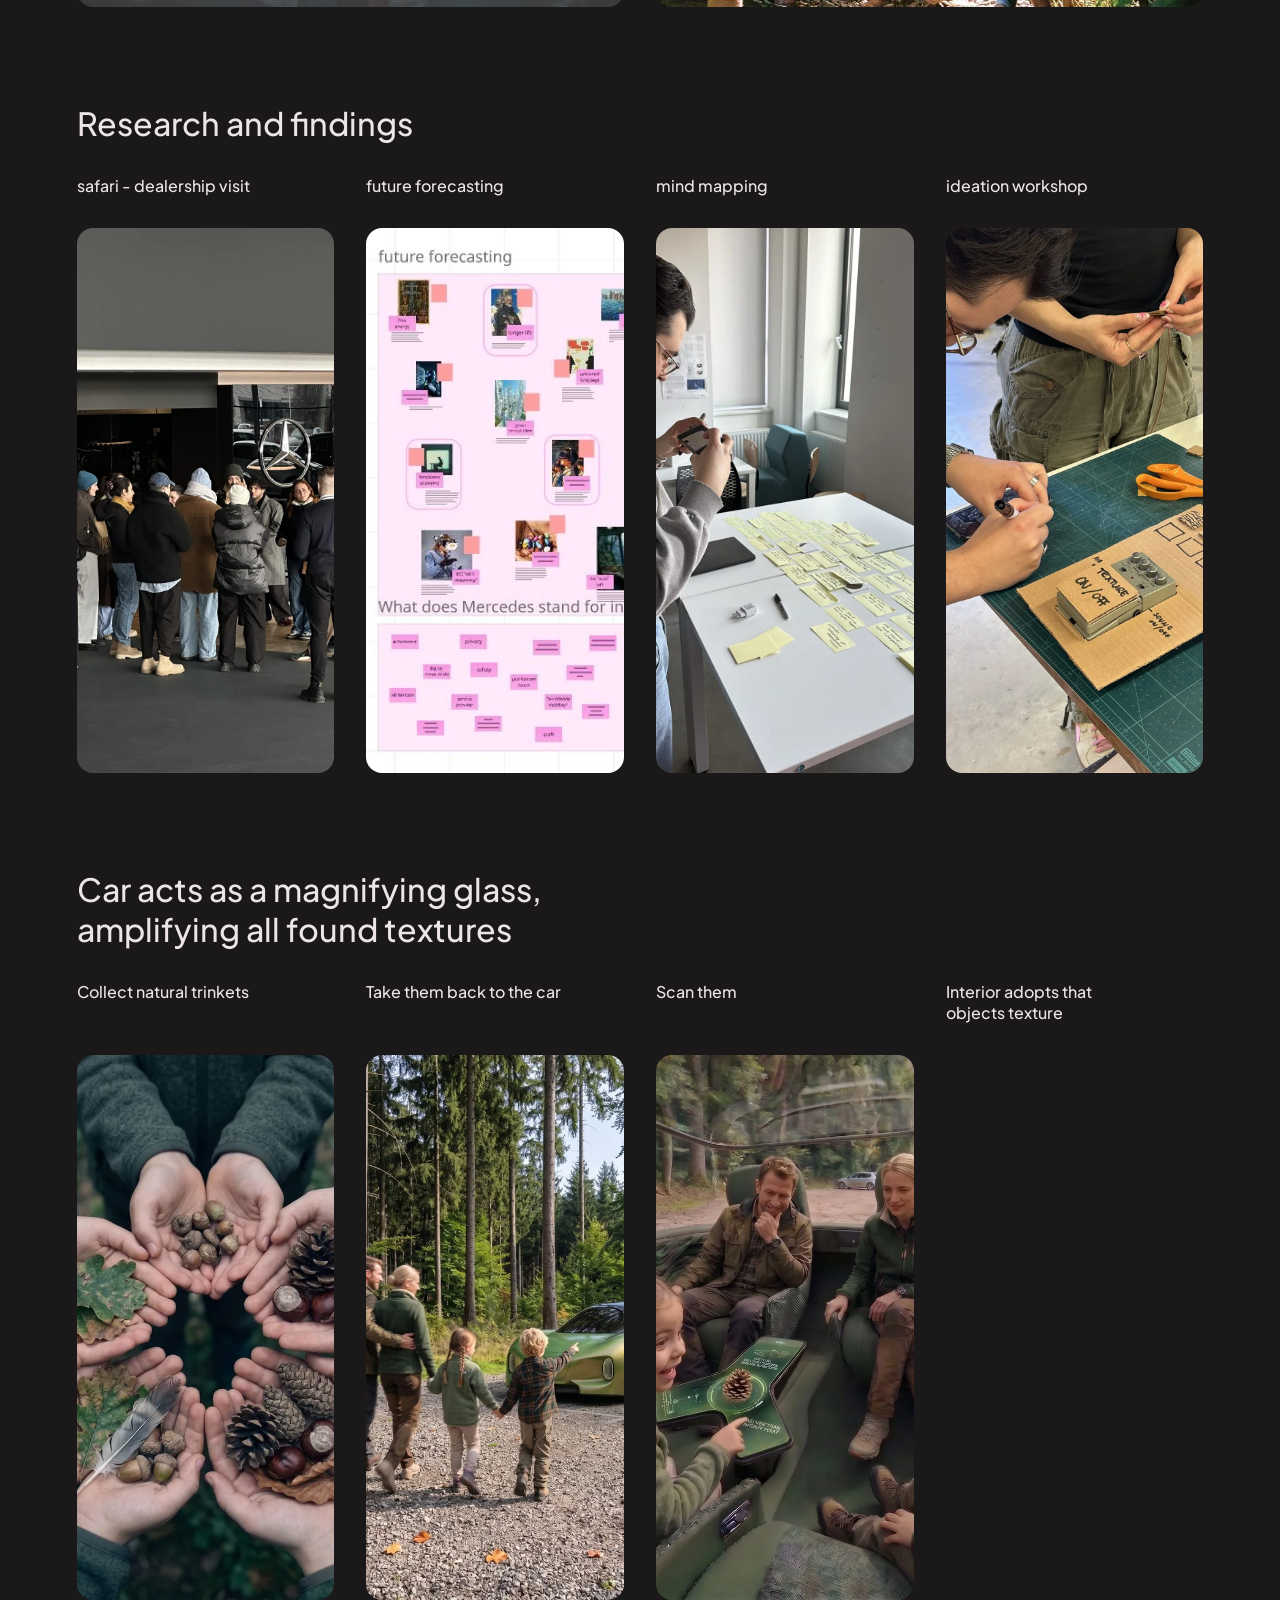
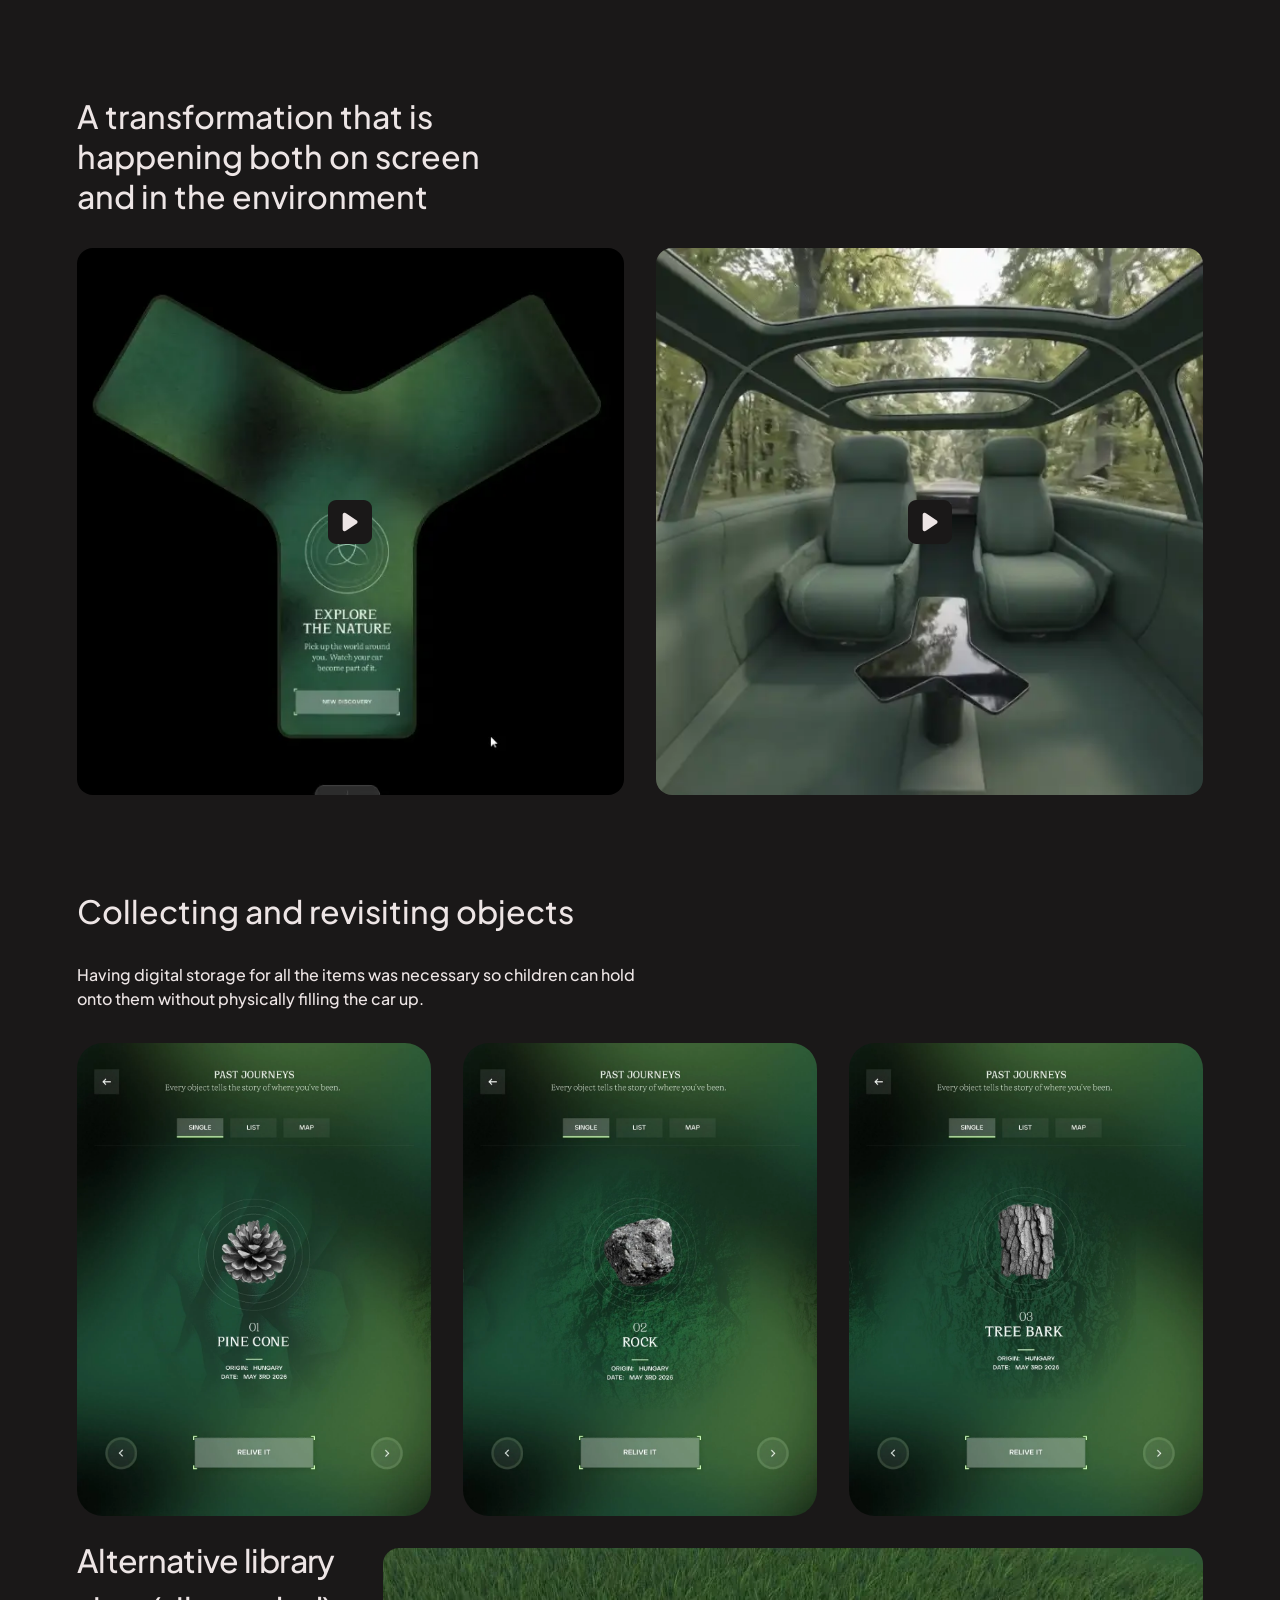
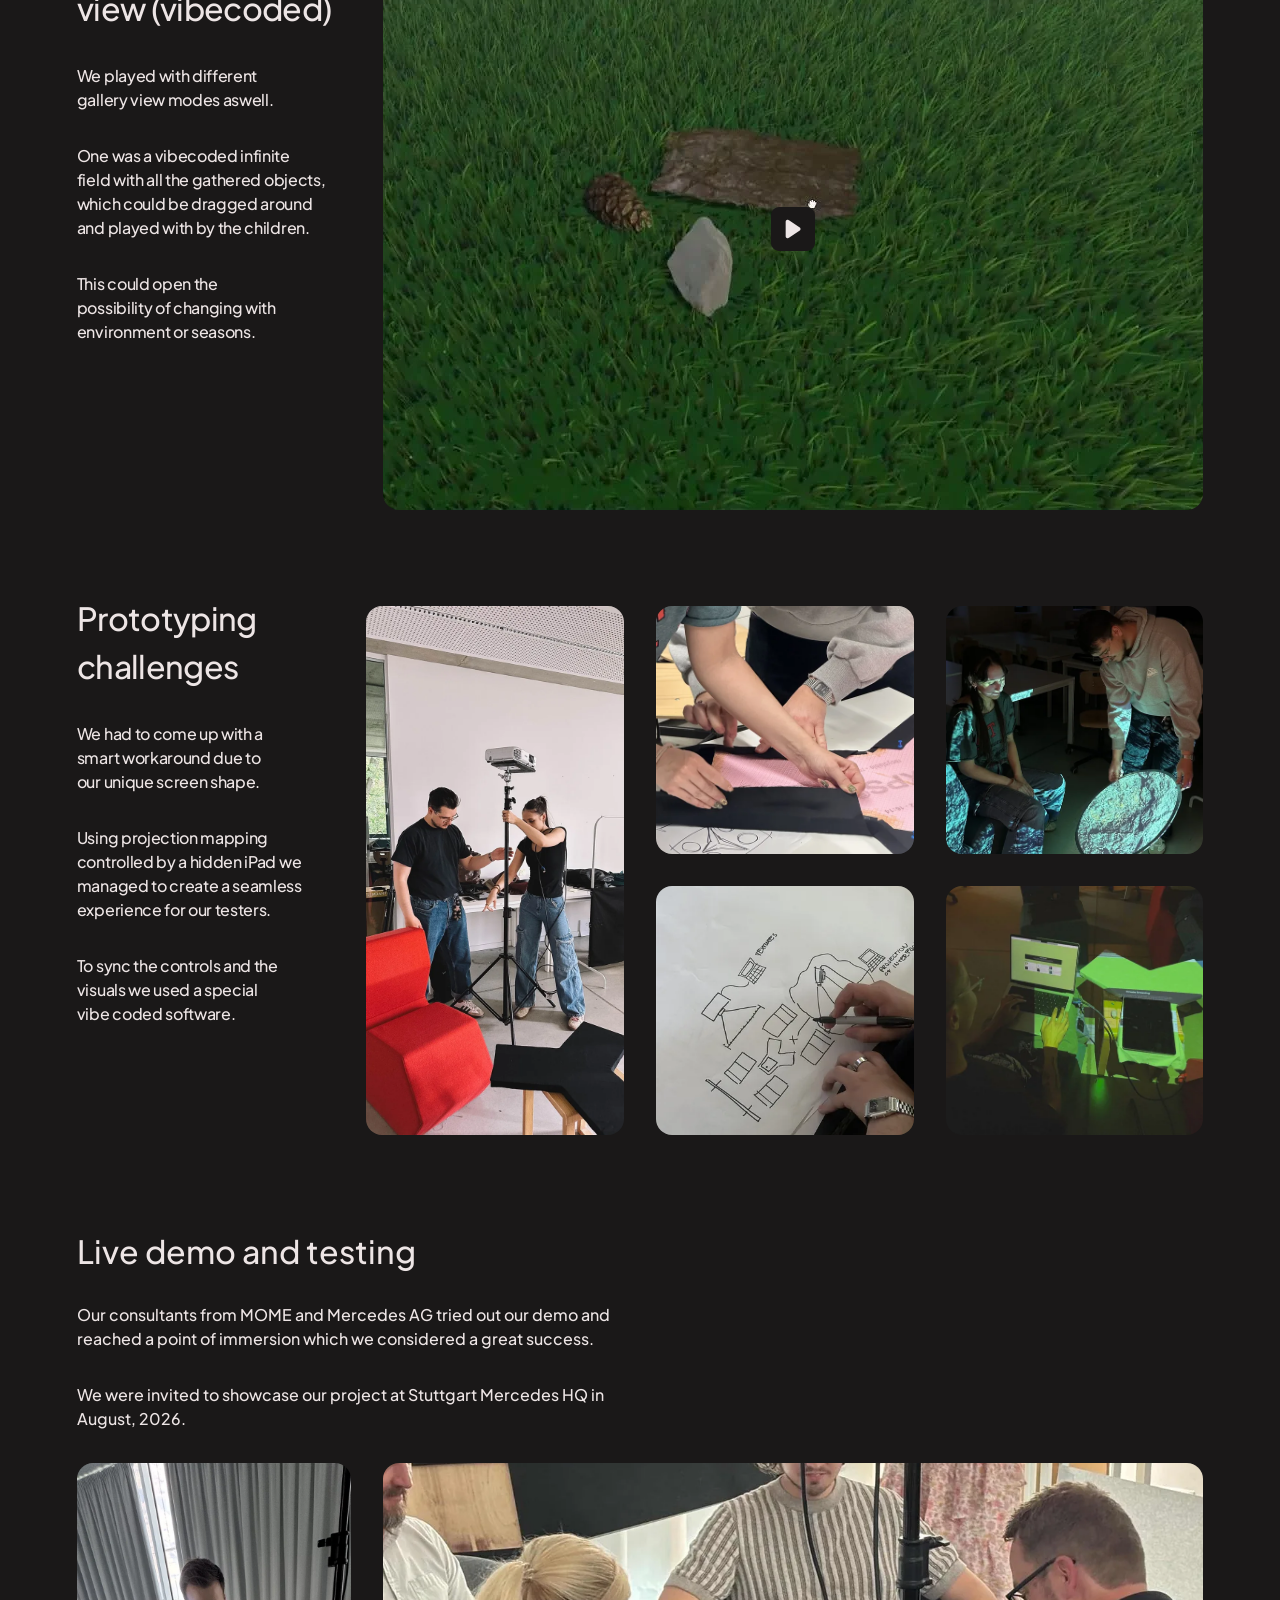
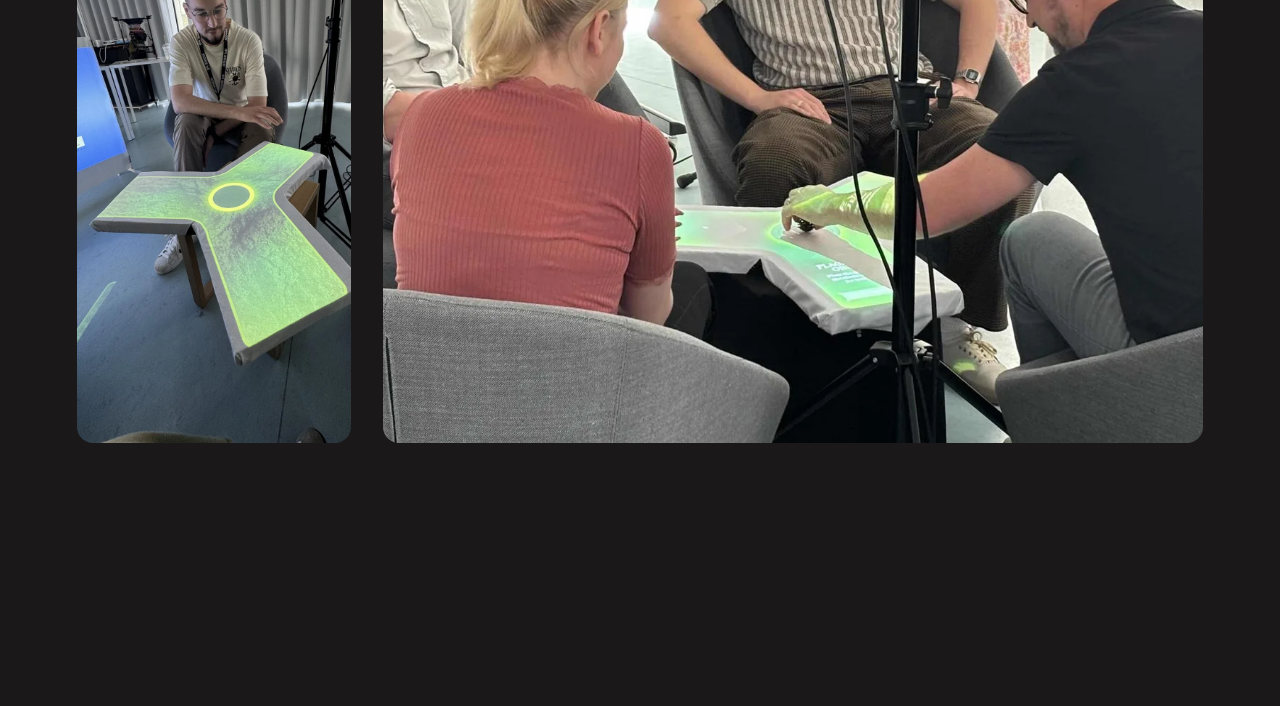
<file: projects/mercedes-aura.html>
<!DOCTYPE html>
<html lang="en">
<head>
<meta charset="UTF-8">
<meta name="viewport" content="width=device-width, initial-scale=1.0">
<title>Mercedes Aura: A tactile adventure — Lajos Tamás Jakab</title>
<meta name="description" content="Creating a unique in-car experience in collaboration with the Mercedes UX department.">
<!-- Favicon. Files are not in the repo yet - see assets/favicon/README.md.
     Relative, not root-relative, so they keep working if the site is ever
     deployed to a subpath rather than a domain root. -->
<link rel="icon" href="../assets/favicon/favicon.svg" type="image/svg+xml">
<link rel="icon" href="../assets/favicon/favicon.ico" sizes="32x32">
<link rel="apple-touch-icon" href="../assets/favicon/apple-touch-icon.png">

<!-- Open Graph / X. og:url and og:image MUST be absolute - relative paths
     are silently dropped by every scraper - so they are built from the
     real domain below (https://lajostamasjakab.eu), consistent across
     all 8 pages. -->
<meta property="og:type" content="article">
<meta property="og:site_name" content="Lajos Tamás Jakab">
<meta property="og:locale" content="en_GB">
<meta property="og:title" content="Mercedes Aura: A tactile adventure — Lajos Tamás Jakab">
<meta property="og:description" content="Creating a unique in-car experience in collaboration with the Mercedes UX department.">
<meta property="og:url" content="https://lajostamasjakab.eu/projects/mercedes-aura.html">
<meta property="og:image" content="https://lajostamasjakab.eu/assets/images/og/mercedes-aura.jpg">
<meta property="og:image:alt" content="Mercedes Aura: a tactile in-car adventure — cover image.">

<meta name="twitter:card" content="summary_large_image">
<meta name="twitter:title" content="Mercedes Aura: A tactile adventure — Lajos Tamás Jakab">
<meta name="twitter:description" content="Creating a unique in-car experience in collaboration with the Mercedes UX department.">
<meta name="twitter:image" content="https://lajostamasjakab.eu/assets/images/og/mercedes-aura.jpg">
<meta name="twitter:image:alt" content="Mercedes Aura: a tactile in-car adventure — cover image.">

<link rel="preconnect" href="https://fonts.googleapis.com">
<link rel="preconnect" href="https://fonts.gstatic.com" crossorigin>
<link href="https://fonts.googleapis.com/css2?family=Plus+Jakarta+Sans:ital,wght@0,400;0,500;0,600;0,700;1,500&display=swap" rel="stylesheet">
<link rel="stylesheet" href="../assets/css/style.css?v=055e371e">
<link rel="stylesheet" href="../assets/css/project.css?v=115504f8">
<link rel="stylesheet" href="../assets/css/microinteractions.css?v=192e30d6">
<!-- Deferred (runs after parsing, as before) but render-blocking: nothing
     paints until main.js has run, so the first frame — including the one a
     page transition animates into — is already laid out. -->
<script src="../assets/js/main.js?v=a20a91b1" defer blocking="render"></script>
</head>
<body class="bg-dark project-page">

  <a class="skip-link" href="#main">Skip to content</a>

  <header class="site-header" id="top">
    <a class="logo" href="../index.html">Lajos Tamás Jakab</a>

    <button class="nav-toggle" id="navToggle" aria-label="Toggle navigation menu" aria-expanded="false" aria-controls="navMenu">
      <span></span><span></span><span></span>
    </button>

    <nav class="nav-menu" id="navMenu">
      <a href="../index.html#work" class="nav-link">WORK</a>
      <a href="../about.html" class="nav-link">ABOUT</a>
      <a href="../index.html#contact" class="nav-link">CONTACT</a>
    </nav>
  </header>

  <main class="project-container" id="main" tabindex="-1">

    <!-- Hero -->
    <section class="project-section" aria-label="Overview">
      <div class="hero-image">
        <img src="../assets/images/mercedes-aura/hero-main.webp" alt="Mercedes Aura in-car experience concept, glowing green interior" width="1600" height="900">
      </div>
      <div class="hero-description">
        <div class="hero-text">
          <h1>Mercedes Aura: <br>A tactile adventure 2046</h1>
          <p>Creating a unique in-car experience in collaboration with the Mercedes UX department.</p>
        </div>
        <div class="hero-meta">
          <p>2026</p>
          <p>UX / UI, Vibe coding</p>
          <p><span class="meta-line">Consultants:</span> <span class="meta-line">MOME:</span> <span class="meta-line">Péter Molnár,</span> <span class="meta-line">Viktor Horváth</span> <br><span class="meta-line">Mercedes AG:</span> <span class="meta-line">David Wilfinger,</span> <span class="meta-line">Celine Benachour</span></p>
          <p><span class="meta-line">Team:</span> <span class="meta-line">Róza Parlagi,</span> <span class="meta-line">Vladimir Borovic,</span> <span class="meta-line">Uros Gavrilovic</span></p>
        </div>
      </div>
    </section>

    <!-- Problem / Solution -->
    <section class="project-section" aria-label="Problem and solution">
      <!-- One grid so each photo stays with the argument it illustrates:
           the child in the car belongs to Problem, the family collecting
           trinkets to Solution. Source order is that reading order; the
           .problem-solution--duo rules put the four back into the design's
           two rows on desktop. See the Hachi page for the same pattern. -->
      <div class="grid-4 problem-solution problem-solution--duo">
        <div class="span-2">
          <h2 class="project-section-title">Problem</h2>
          <div class="text-block" style="gap:24px;">
            <p><strong>In 2026 children's uncontrollable screentime gets into the way of creating real memories and experiences.</strong> Even in a road trip settings when it should be about the family bonding.</p>
            <p>On the other hand humans are getting distanced from nature which plays an essential part in the development of human brain activity.</p>
          </div>
        </div>
        <div class="span-2 ps-photo gallery-wash"><img src="../assets/images/mercedes-aura/problem-gallery-1.webp" alt="Child looking out of a car window into the forest" width="783" height="340" loading="lazy" decoding="async"></div>

        <div class="span-2">
          <h2 class="project-section-title">Solution</h2>
          <div class="text-block" style="gap:24px;">
            <p><strong>We created a multisensoral experience for the whole family based on childrens natural behaviour of touching and collecting things.</strong></p>
            <p>How was it when we were children?</p>
            <p>We rummaged the forest, riverside and fields for little trinkets: pinecones, sticks, little rocks. Touching these tactile surfaces created essential neural networks in our brain. (Kolb,2012)</p>
          </div>
        </div>
        <div class="span-2 ps-photo"><img src="../assets/images/mercedes-aura/problem-gallery-2.webp" alt="Family collecting natural trinkets outdoors" width="783" height="340" loading="lazy" decoding="async"></div>
      </div>
    </section>

    <!-- Research and findings -->
    <section class="project-section" aria-label="Research and findings">
      <h2 class="project-section-title">Research and findings</h2>
      <div class="grid-4 method-row">
        <div class="method-item span-1">
          <p style="--label-tracking:-0.42px">safari - dealership visit</p>
          <div class="method-image"><img class="crop-img" style="left:-38.14%; top:0; width:158.76%; height:100%;" src="../assets/images/mercedes-aura/method-safari.webp" alt="Visiting a Mercedes dealership during research" width="1200" height="1600" loading="lazy" decoding="async"></div>
        </div>
        <div class="method-item span-1">
          <p style="--label-tracking:-0.84px">future forecasting</p>
          <div class="method-image"><img class="crop-img" style="left:-0.03%; top:0; width:151.9%; height:100%;" src="../assets/images/mercedes-aura/method-forecasting.webp" alt="Future forecasting research board" width="432" height="602" loading="lazy" decoding="async"></div>
        </div>
        <div class="method-item span-1">
          <p>mind mapping</p>
          <div class="method-image"><img class="crop-img" style="left:-49.39%; top:-12.61%; width:178.77%; height:112.61%;" src="../assets/images/mercedes-aura/method-mindmap.webp" alt="Mind mapping session with sticky notes" width="1200" height="1600" loading="lazy" decoding="async"></div>
        </div>
        <div class="method-item span-1">
          <p>ideation workshop</p>
          <div class="method-image"><img class="crop-img" style="left:-0.55%; top:0; width:158.76%; height:100%;" src="../assets/images/mercedes-aura/method-workshop.webp" alt="Ideation workshop with the team sketching concepts" width="1200" height="1600" loading="lazy" decoding="async"></div>
        </div>
      </div>
    </section>

    <!-- Car acts as a magnifying glass -->
    <section class="project-section" aria-label="Car acts as a magnifying glass, amplifying all found textures">
      <h2 class="project-section-title" style="width:581px; max-width:100%;">Car acts as a magnifying glass,<br>amplifying all found textures</h2>
      <div class="grid-4">
        <div class="step-item step-item--sm span-1">
          <p>Collect natural trinkets</p>
          <div class="step-image"><img src="../assets/images/mercedes-aura/step-collect.webp" alt="Child collecting a pinecone from the ground" width="1068" height="890" loading="lazy" decoding="async"></div>
        </div>
        <div class="step-item step-item--sm span-1">
          <p>Take them back to the car</p>
          <div class="step-image"><img src="../assets/images/mercedes-aura/step-take-back.webp" alt="Bringing the collected trinkets back into the car" width="1068" height="890" loading="lazy" decoding="async"></div>
        </div>
        <div class="step-item step-item--sm span-1">
          <p>Scan them</p>
          <div class="step-image"><img class="crop-img" style="left:-93.38%; top:-23.98%; width:314.99%; height:123.98%;" src="../assets/images/mercedes-aura/step-scan.webp" alt="Scanning the collected object inside the car" width="1600" height="1333" loading="lazy" decoding="async"></div>
        </div>
        <div class="step-item step-item--sm span-1">
          <p>Interior adopts that objects texture</p>
          <div class="step-image"><img class="crop-img" style="left:-81.41%; top:0; width:254.06%; height:100%;" src="../assets/images/mercedes-aura/step-interior.webp" alt="Car interior adopting the scanned object's texture" width="1600" height="1333" loading="lazy" decoding="async"></div>
        </div>
      </div>
    </section>

    <!-- Transformation -->
    <section class="project-section" aria-label="A transformation that is happening both on screen and in the environment">
      <h2 class="project-section-title" style="width:581px; max-width:100%;">A transformation that is happening both on screen and in the environment</h2>
      <div class="grid-4 transformation-row">
        <div class="span-2">
          <video class="auto-video" loop muted playsinline preload="none" poster="../assets/images/mercedes-aura/transformation-1.webp" aria-label="Y-shaped screen displaying a nature exploration prompt">
            <source src="../assets/images/mercedes-aura/transformation-1.mp4" type="video/mp4">
          </video>
        </div>
        <div class="span-2">
          <video class="auto-video" loop muted playsinline preload="none" poster="../assets/images/mercedes-aura/transformation-2.webp" aria-label="Car interior transformed with a forest texture">
            <source src="../assets/images/mercedes-aura/transformation-2.mp4" type="video/mp4">
          </video>
        </div>
      </div>
    </section>

    <!-- Object collection -->
    <section class="project-section" aria-label="Collecting and revisiting objects">
      <div class="section-intro">
        <h2 class="project-section-title" style="width:580px; max-width:100%;">Collecting and revisiting objects</h2>
        <p class="project-section-lead" style="max-width:581px;">Having digital storage for all the items was necessary so children can hold onto them without physically filling the car up.</p>
      </div>
      <div class="grid-3">
        <div class="object-card"><img src="../assets/images/mercedes-aura/pinecone-1.webp" alt="Digital collection card for a pinecone found in Hungary" width="1024" height="1366" loading="lazy" decoding="async"></div>
        <div class="object-card"><img src="../assets/images/mercedes-aura/pinecone-2.webp" alt="Digital collection card, single view of a pinecone object" width="1024" height="1366" loading="lazy" decoding="async"></div>
        <div class="object-card"><img src="../assets/images/mercedes-aura/pinecone-3.webp" alt="Digital collection card, list view of collected objects" width="1024" height="1366" loading="lazy" decoding="async"></div>
      </div>

      <div class="media-row">
        <div class="media-row-text">
          <h2 class="sub-heading" style="--sub-size:20px">Alternative library view (vibecoded)</h2>
          <p>We played with different gallery view modes aswell.</p>
          <p>One was a vibecoded infinite field with all the gathered objects, which could be dragged around and played with by the children.</p>
          <p>This could open the possibility of changing with environment or seasons.</p>
        </div>
        <div class="media-row-image">
          <video class="auto-video" loop muted playsinline preload="none" poster="../assets/images/mercedes-aura/alt-library-view.webp" aria-label="Infinite field gallery view of collected objects scattered on grass">
            <source src="../assets/images/mercedes-aura/alt-library-view.mp4" type="video/mp4">
          </video>
        </div>
      </div>
    </section>

    <!-- Prototyping challenges -->
    <section class="project-section" aria-label="Prototyping challenges">
      <div class="grid-4 prototyping-grid">
        <div class="media-row-text span-1">
          <h2>Prototyping <br>challenges</h2>
          <p>We had to come up with a smart workaround due to our unique screen shape.</p>
          <p>Using projection mapping controlled by a hidden iPad we managed to create a seamless experience for our testers.</p>
          <p>To sync the controls and the visuals we used a special vibe coded software.</p>
        </div>
        <div class="span-1">
          <div class="tall-image"><img src="../assets/images/mercedes-aura/prototyping-1.webp" alt="Full rig of the projection-mapped prototype" width="1068" height="1424" loading="lazy" decoding="async"></div>
        </div>
        <div class="span-1 stacked-pair">
          <div><img class="crop-img" style="left:0; top:-14.79%; width:100%; height:137.88%;" src="../assets/images/mercedes-aura/prototyping-5.webp" alt="Close-up of the projection setup" width="551" height="734" loading="lazy" decoding="async"></div>
          <div><img src="../assets/images/mercedes-aura/prototyping-4.webp" alt="Tester interacting with the prototype" width="399" height="532" loading="lazy" decoding="async"></div>
        </div>
        <div class="span-1 stacked-pair">
          <div><img class="crop-img" style="left:0; top:-21.95%; width:100%; height:137.86%;" src="../assets/images/mercedes-aura/prototyping-3.webp" alt="Hidden iPad controlling the prototype" width="549" height="732" loading="lazy" decoding="async"></div>
          <div><img src="../assets/images/mercedes-aura/prototyping-2.webp" alt="Sketch of the projection mapping workaround" width="709" height="532" loading="lazy" decoding="async"></div>
        </div>
      </div>
    </section>

    <!-- Live demo and testing -->
    <section class="project-section" aria-label="Live demo and testing">
      <div class="section-intro">
        <h2 class="project-section-title" style="width:581px; max-width:100%;">Live demo and testing</h2>
        <div class="text-block" style="max-width:581px;">
          <p>Our consultants from MOME and Mercedes AG tried out our demo and reached a point of immersion which we considered a great success.</p>
          <p>We were invited to showcase our project at Stuttgart Mercedes HQ in August, 2026.</p>
        </div>
      </div>
      <div class="livedemo-row">
        <div class="step-image"><img class="crop-img" style="left:-18.43%; top:0; width:158.76%; height:100%;" src="../assets/images/mercedes-aura/livedemo-1.webp" alt="Tester trying the live demo prototype" width="1200" height="1600" loading="lazy" decoding="async"></div>
        <div class="livedemo-image-lg"><img class="crop-img" style="left:-10.53%; top:-28.46%; width:127.87%; height:146.61%;" src="../assets/images/mercedes-aura/livedemo-2.webp" alt="Consultants testing the Mercedes Aura demo together" width="1600" height="1200" loading="lazy" decoding="async"></div>
      </div>
    </section>
  </main>

  <footer class="project-footer">
    <div class="footer-group">
      <a class="footer-pill footer-pill--dark" href="../index.html#work">
        CLOSE
        <img src="../assets/images/icons/close.svg" alt="" width="14" height="14">
      </a>
    </div>
    <a class="footer-pill footer-pill--light" href="fall-of-cozy-web.html">
      NEXT PROJECT
      <img src="../assets/images/icons/eye.svg" alt="" width="22" height="16">
    </a>
  </footer>

</body>
</html>
</file>
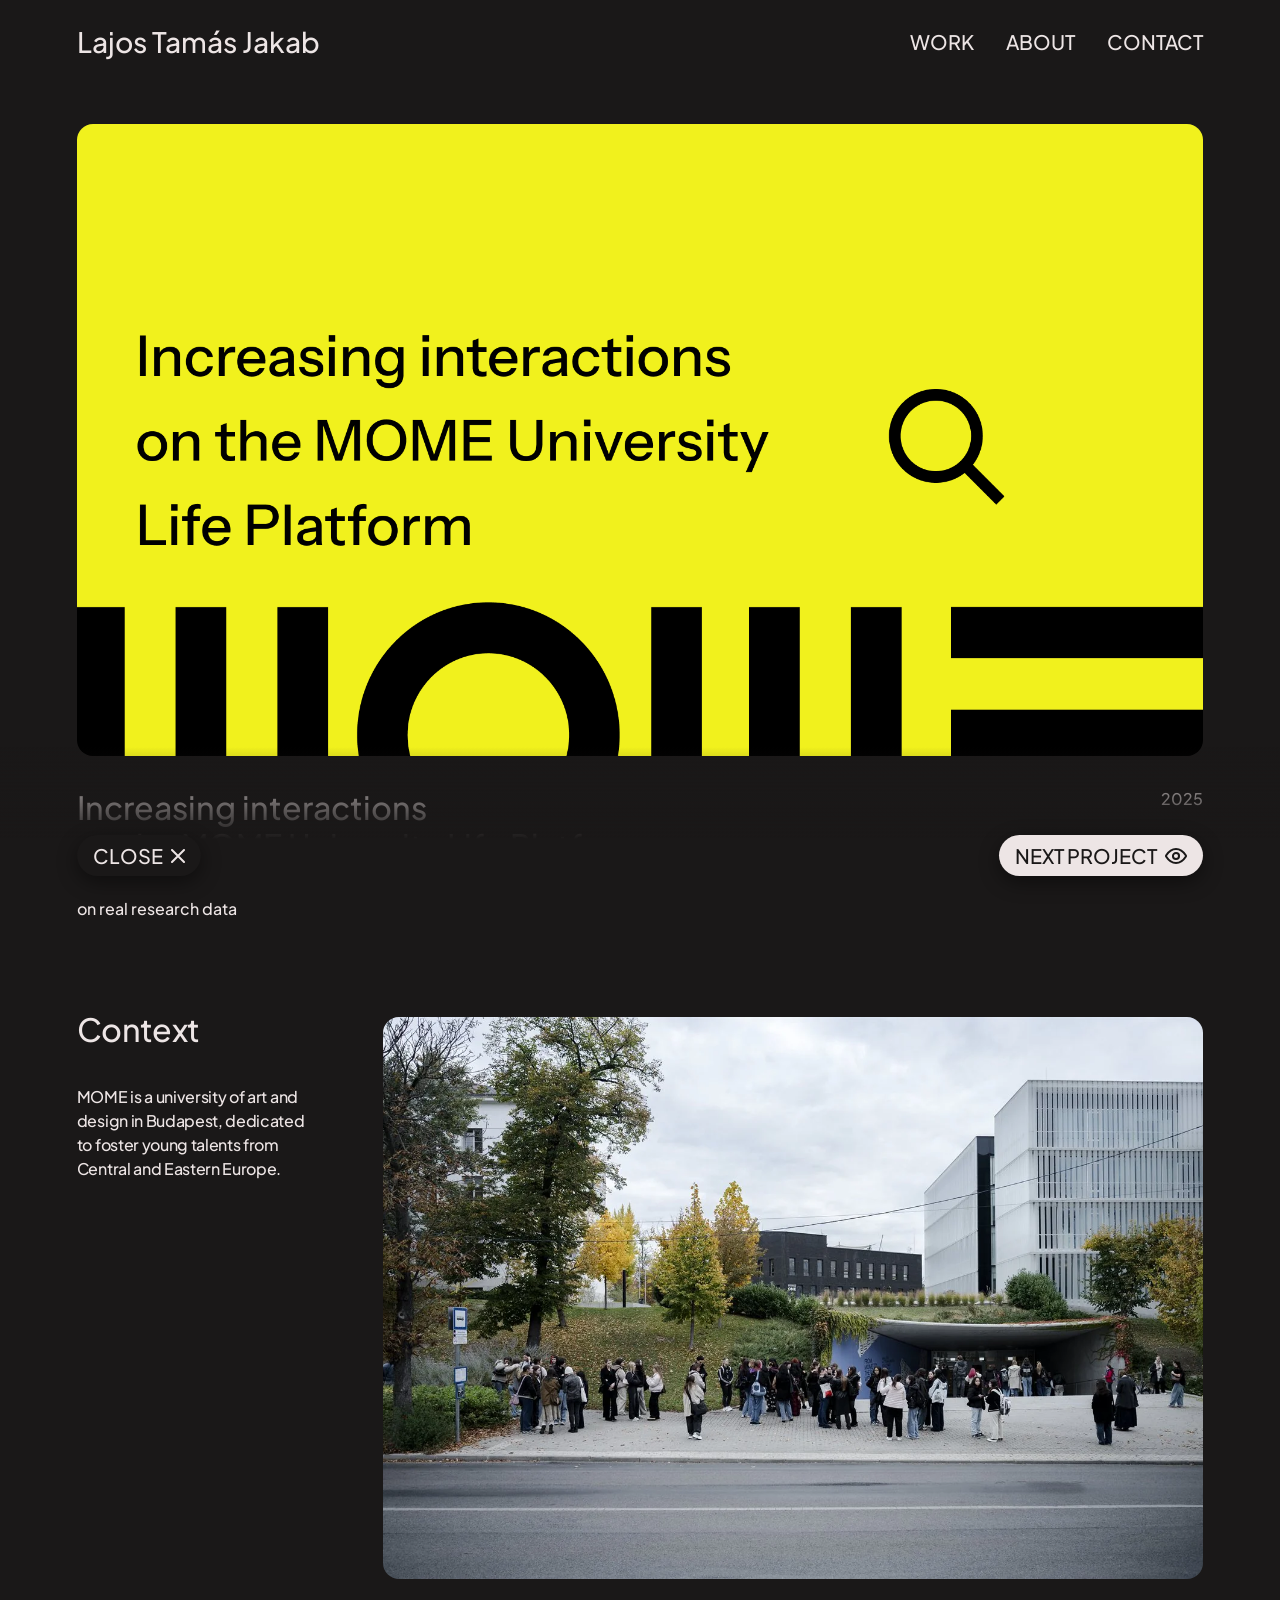
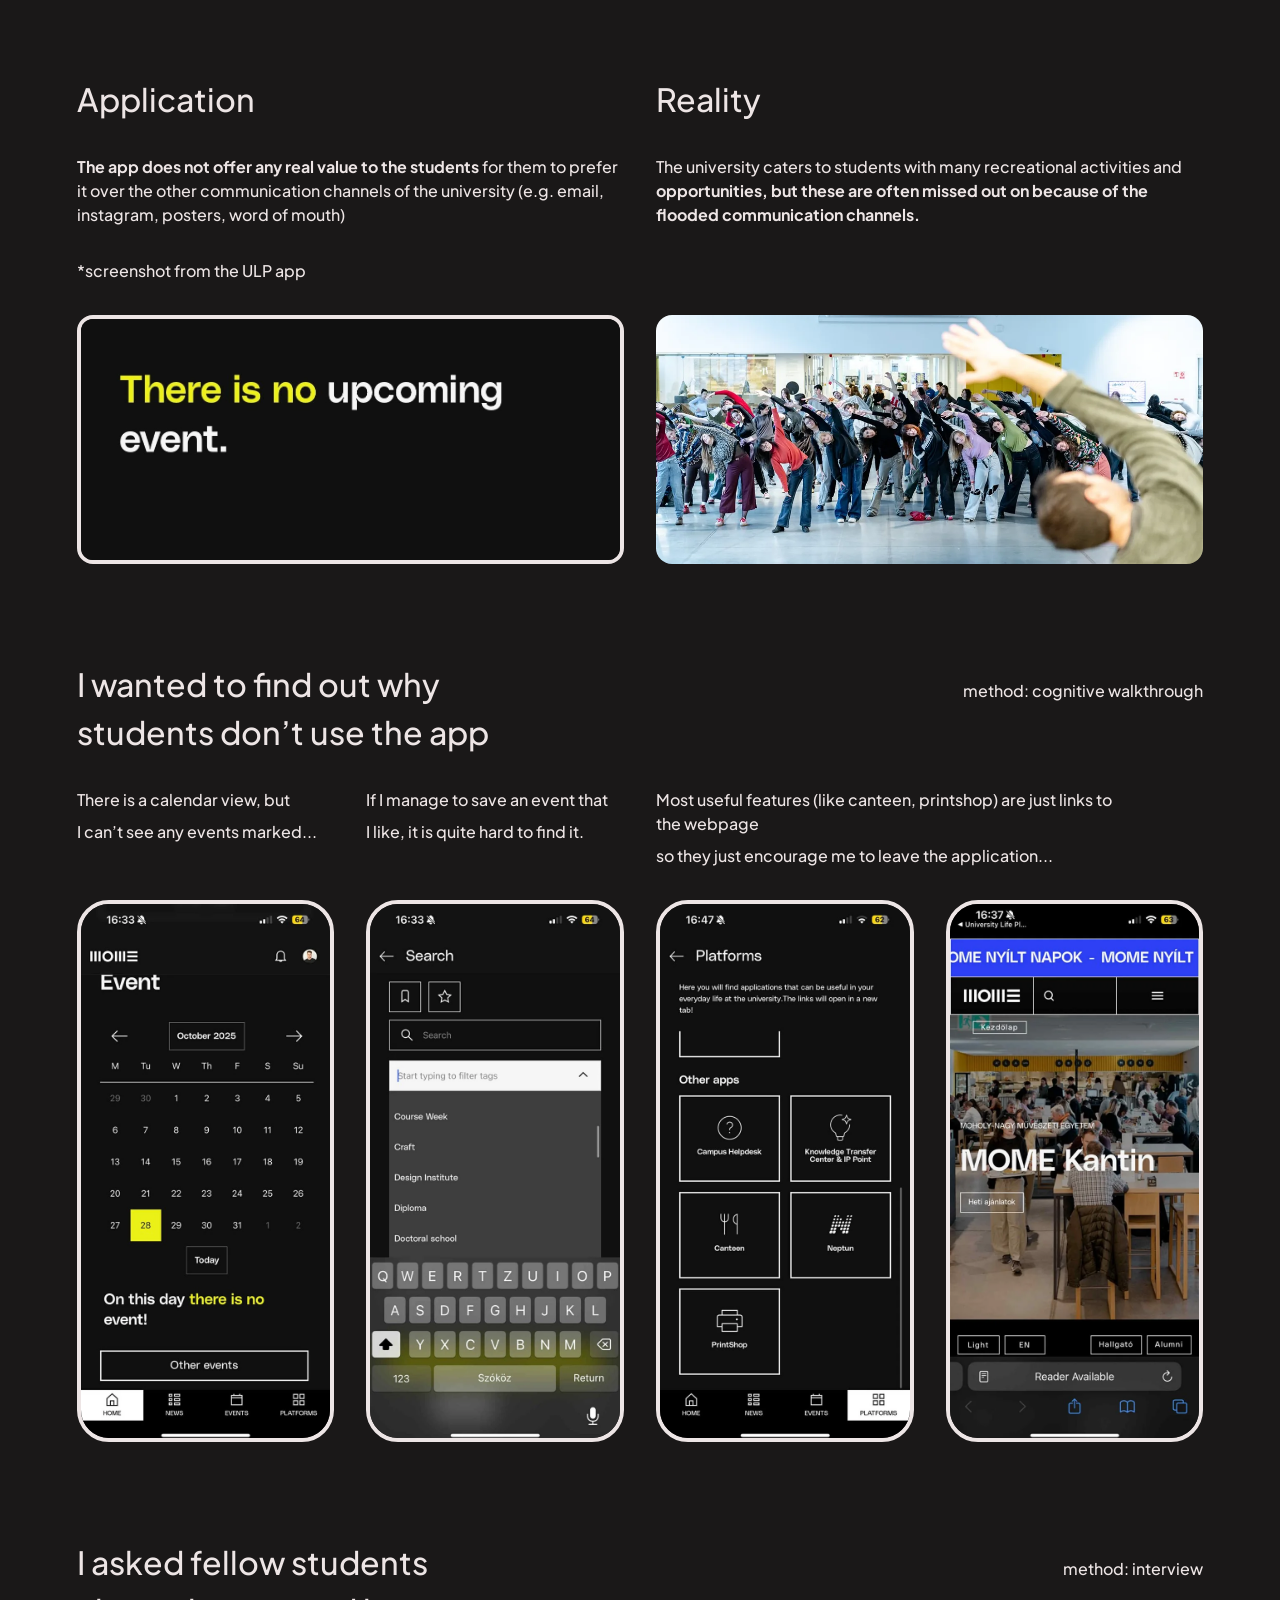
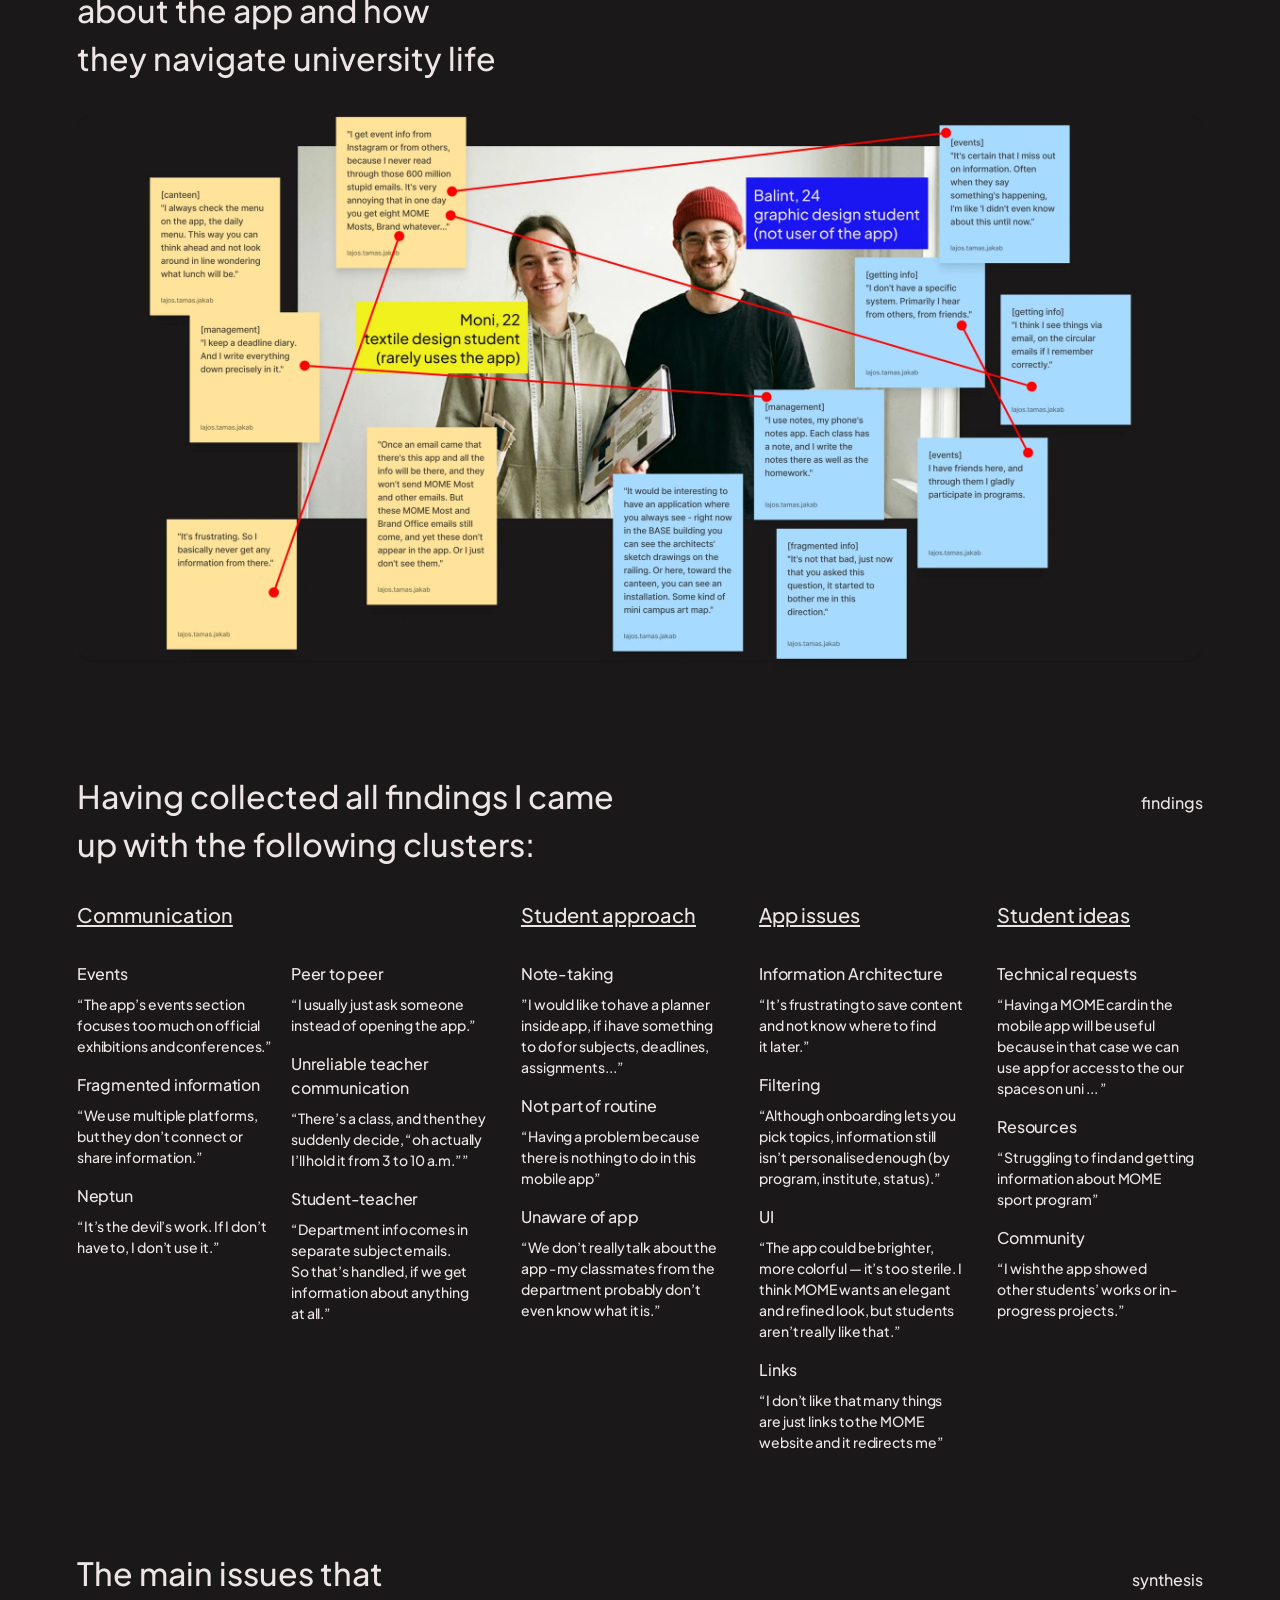
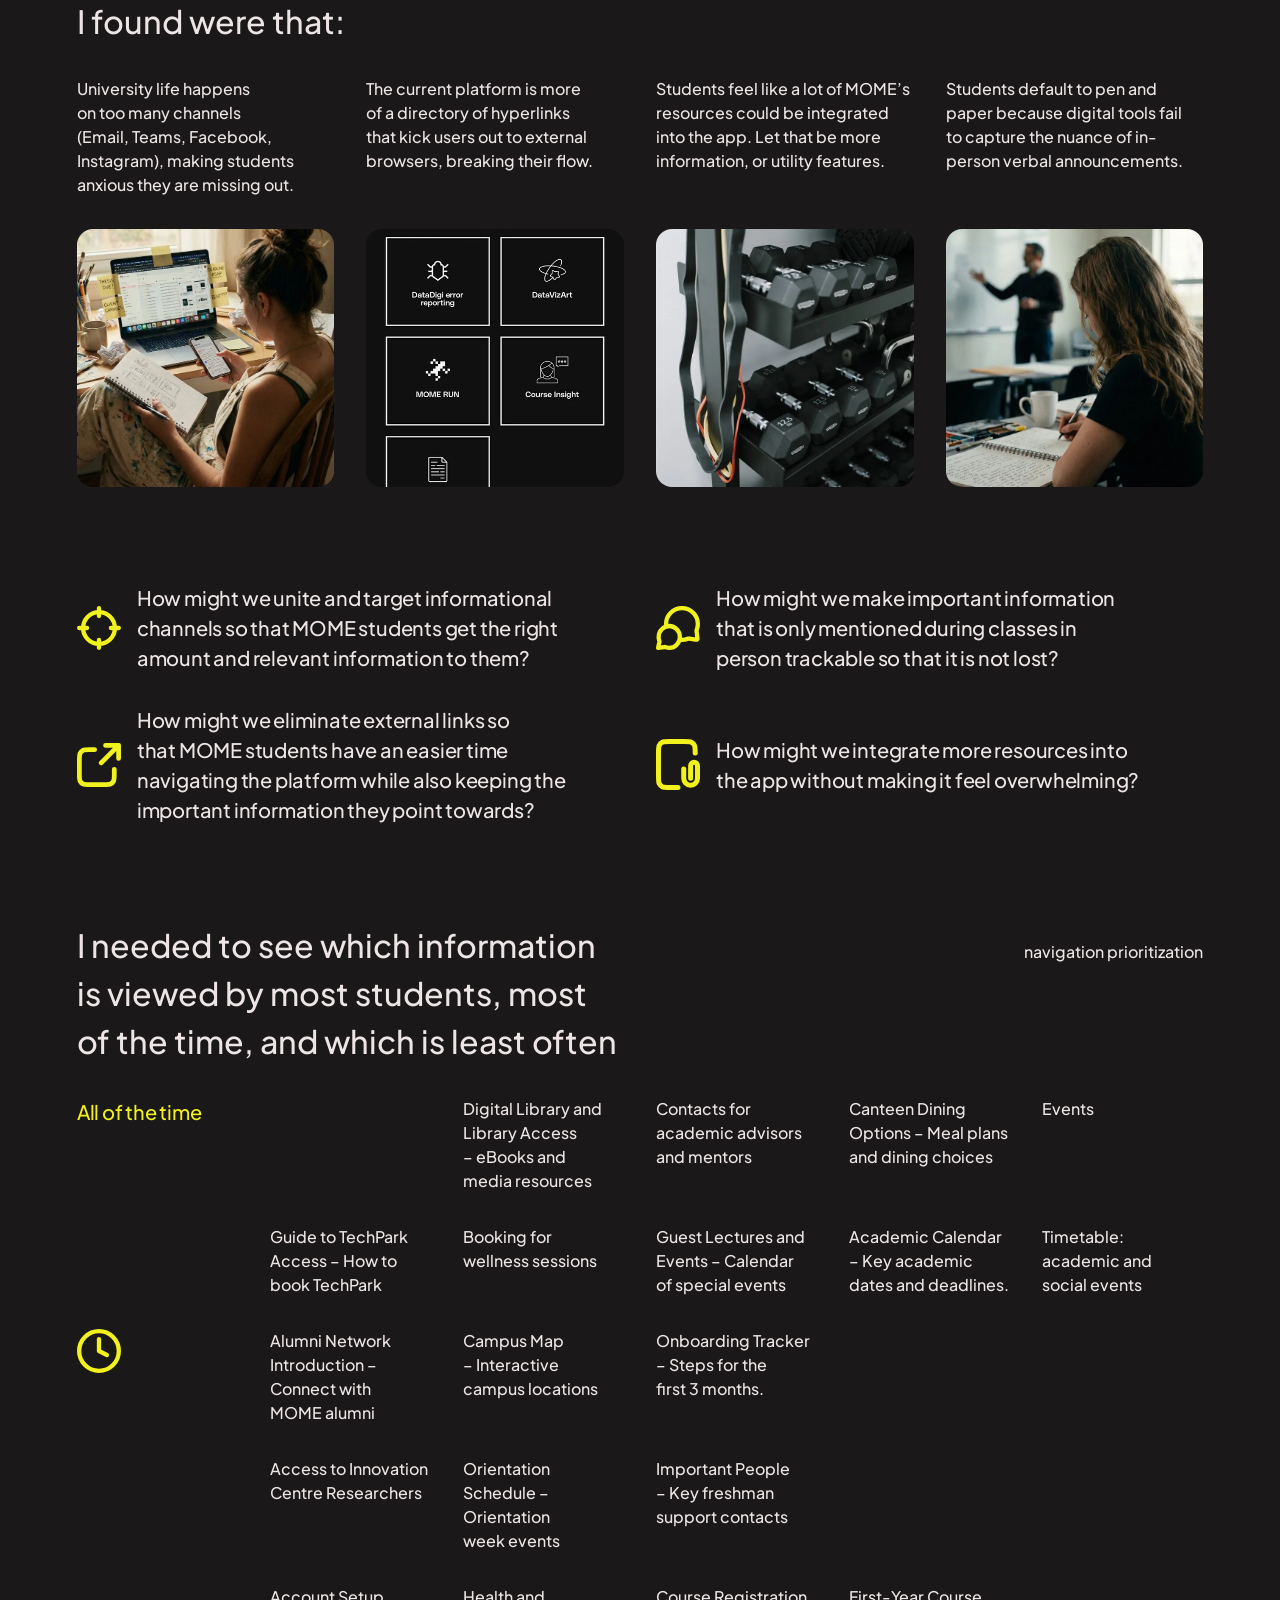
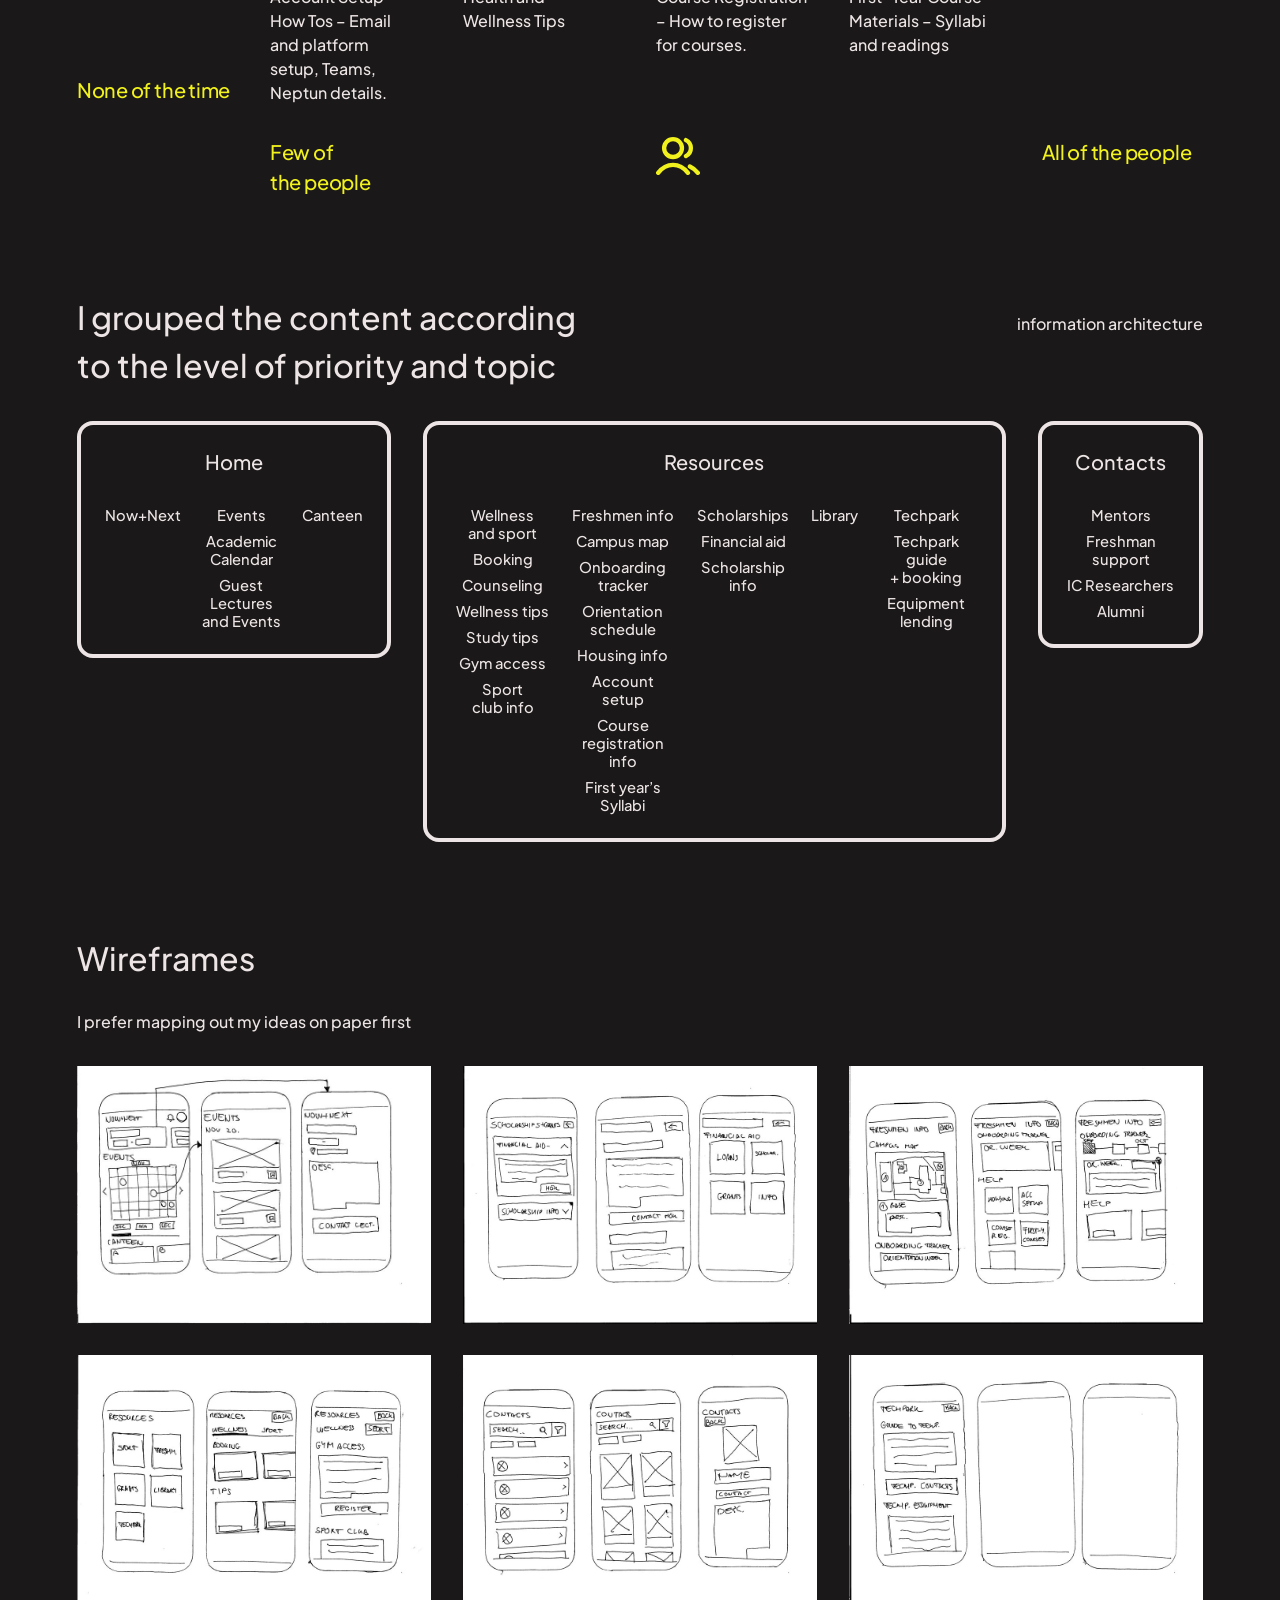
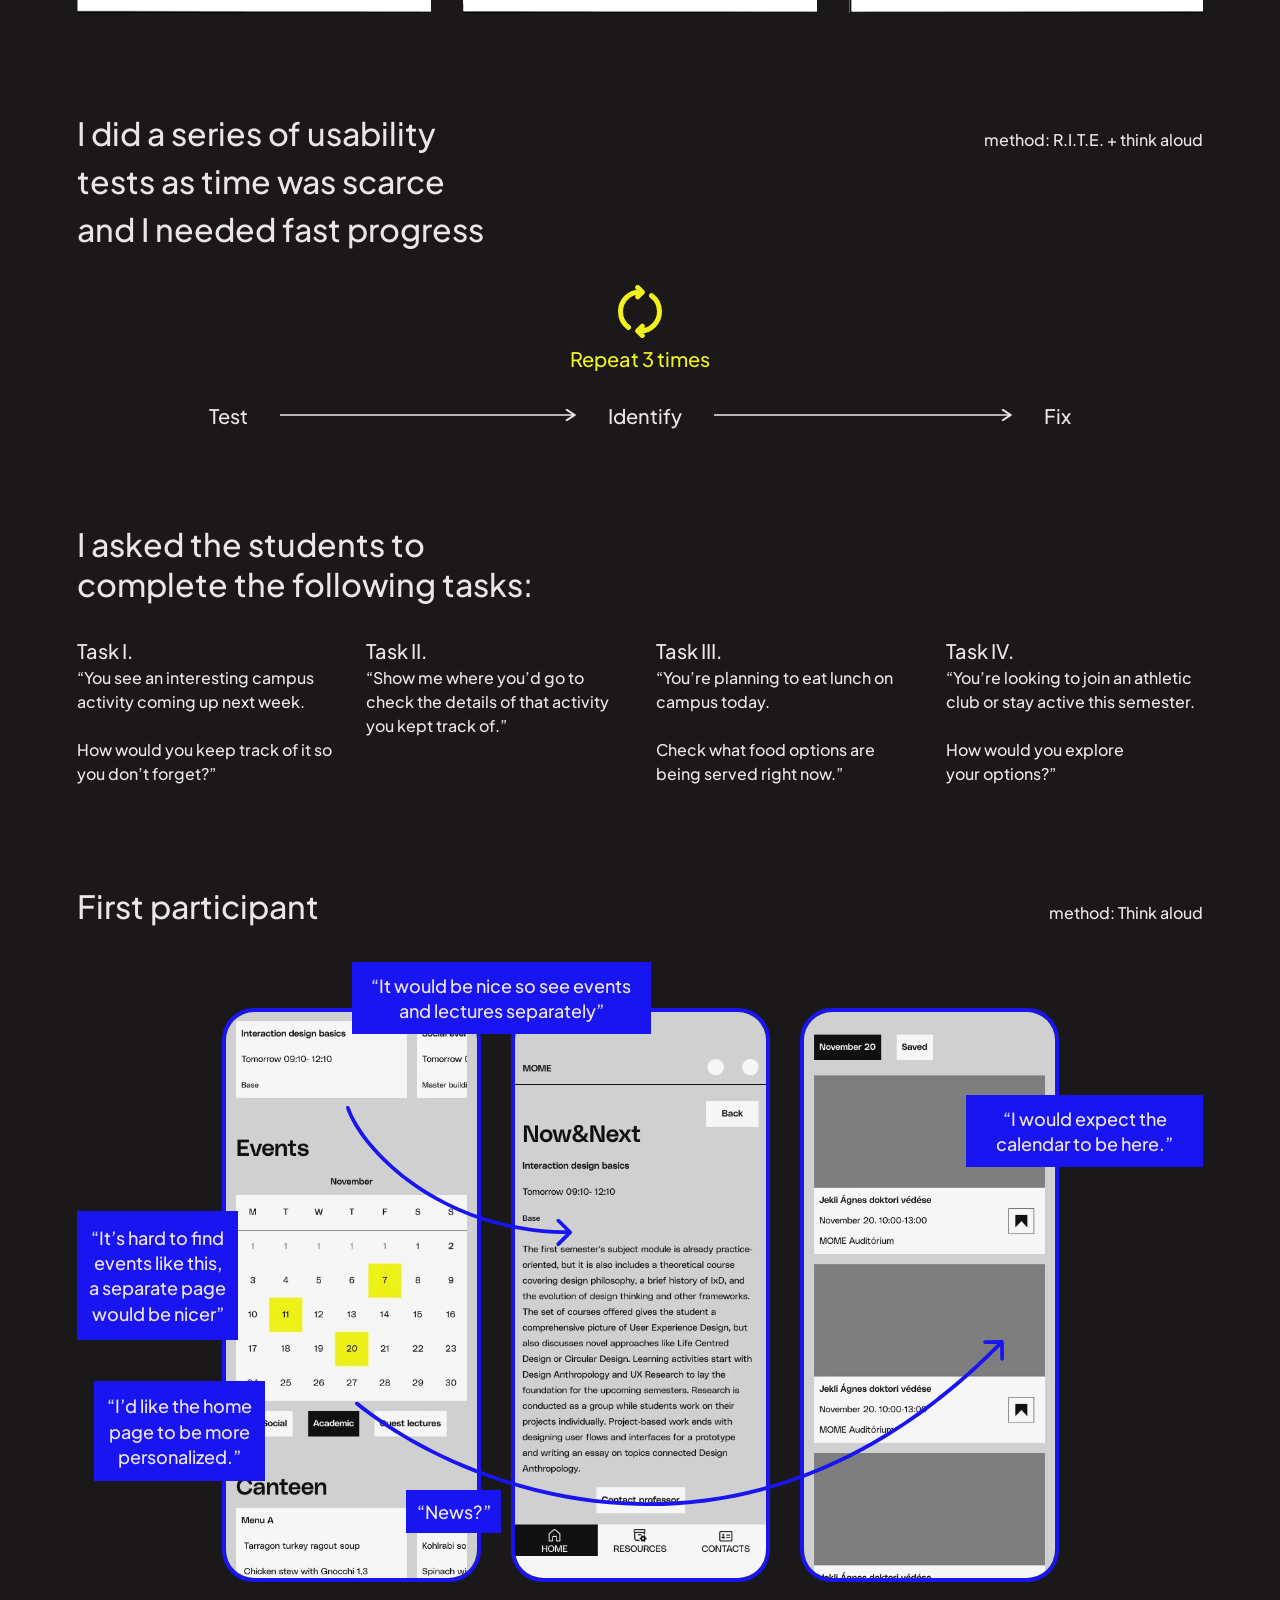
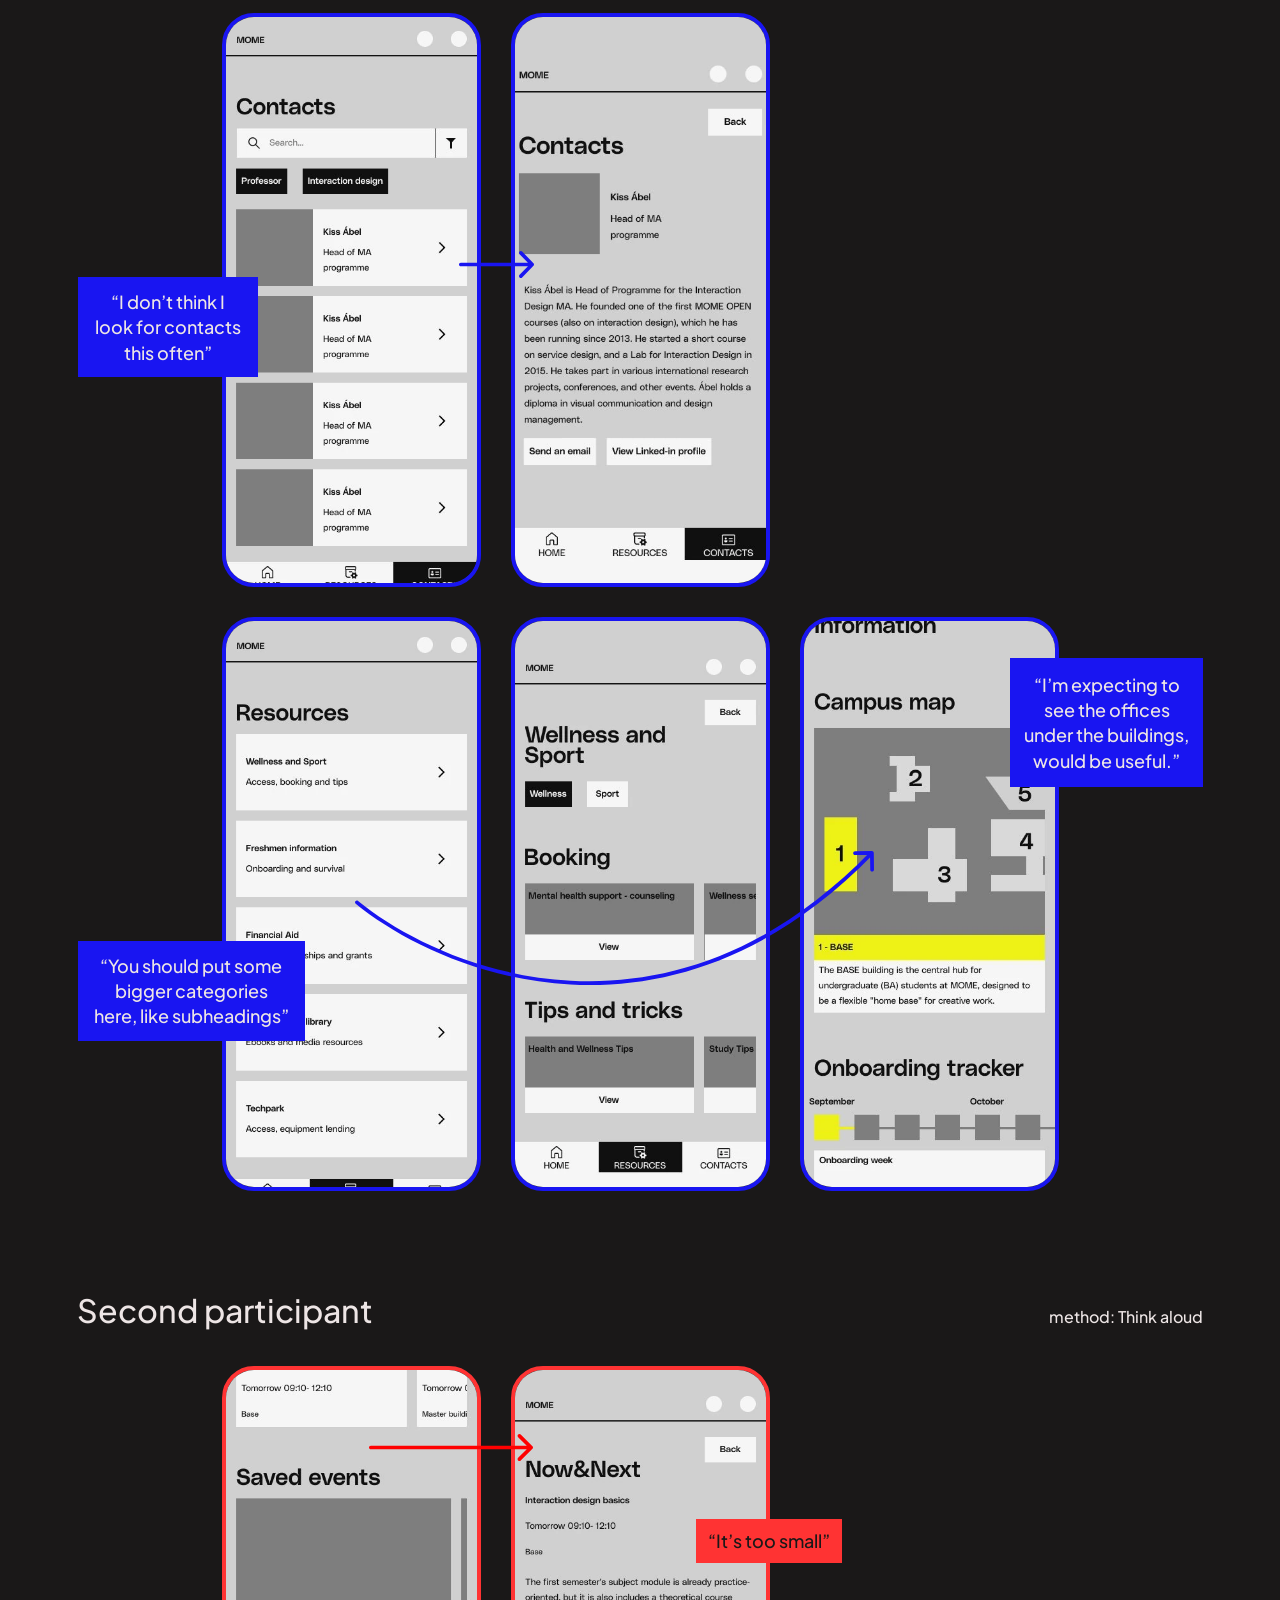
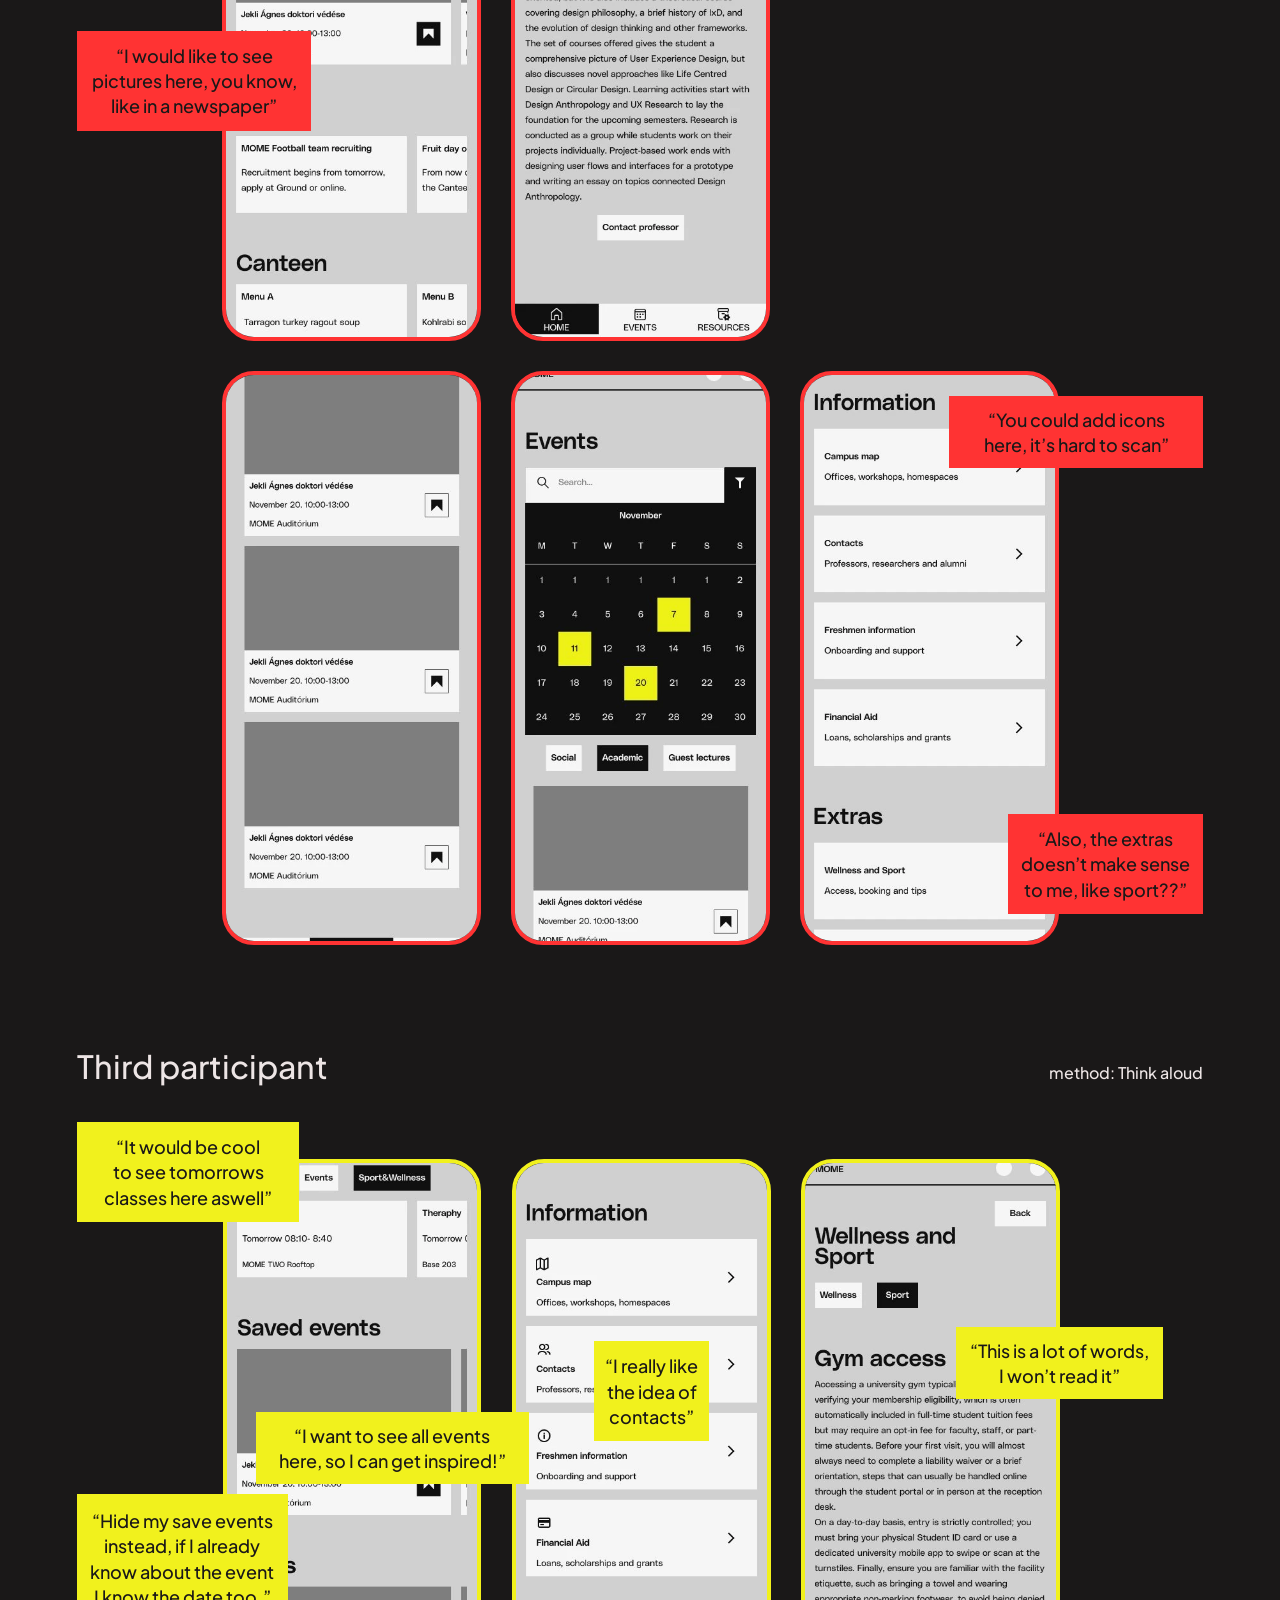
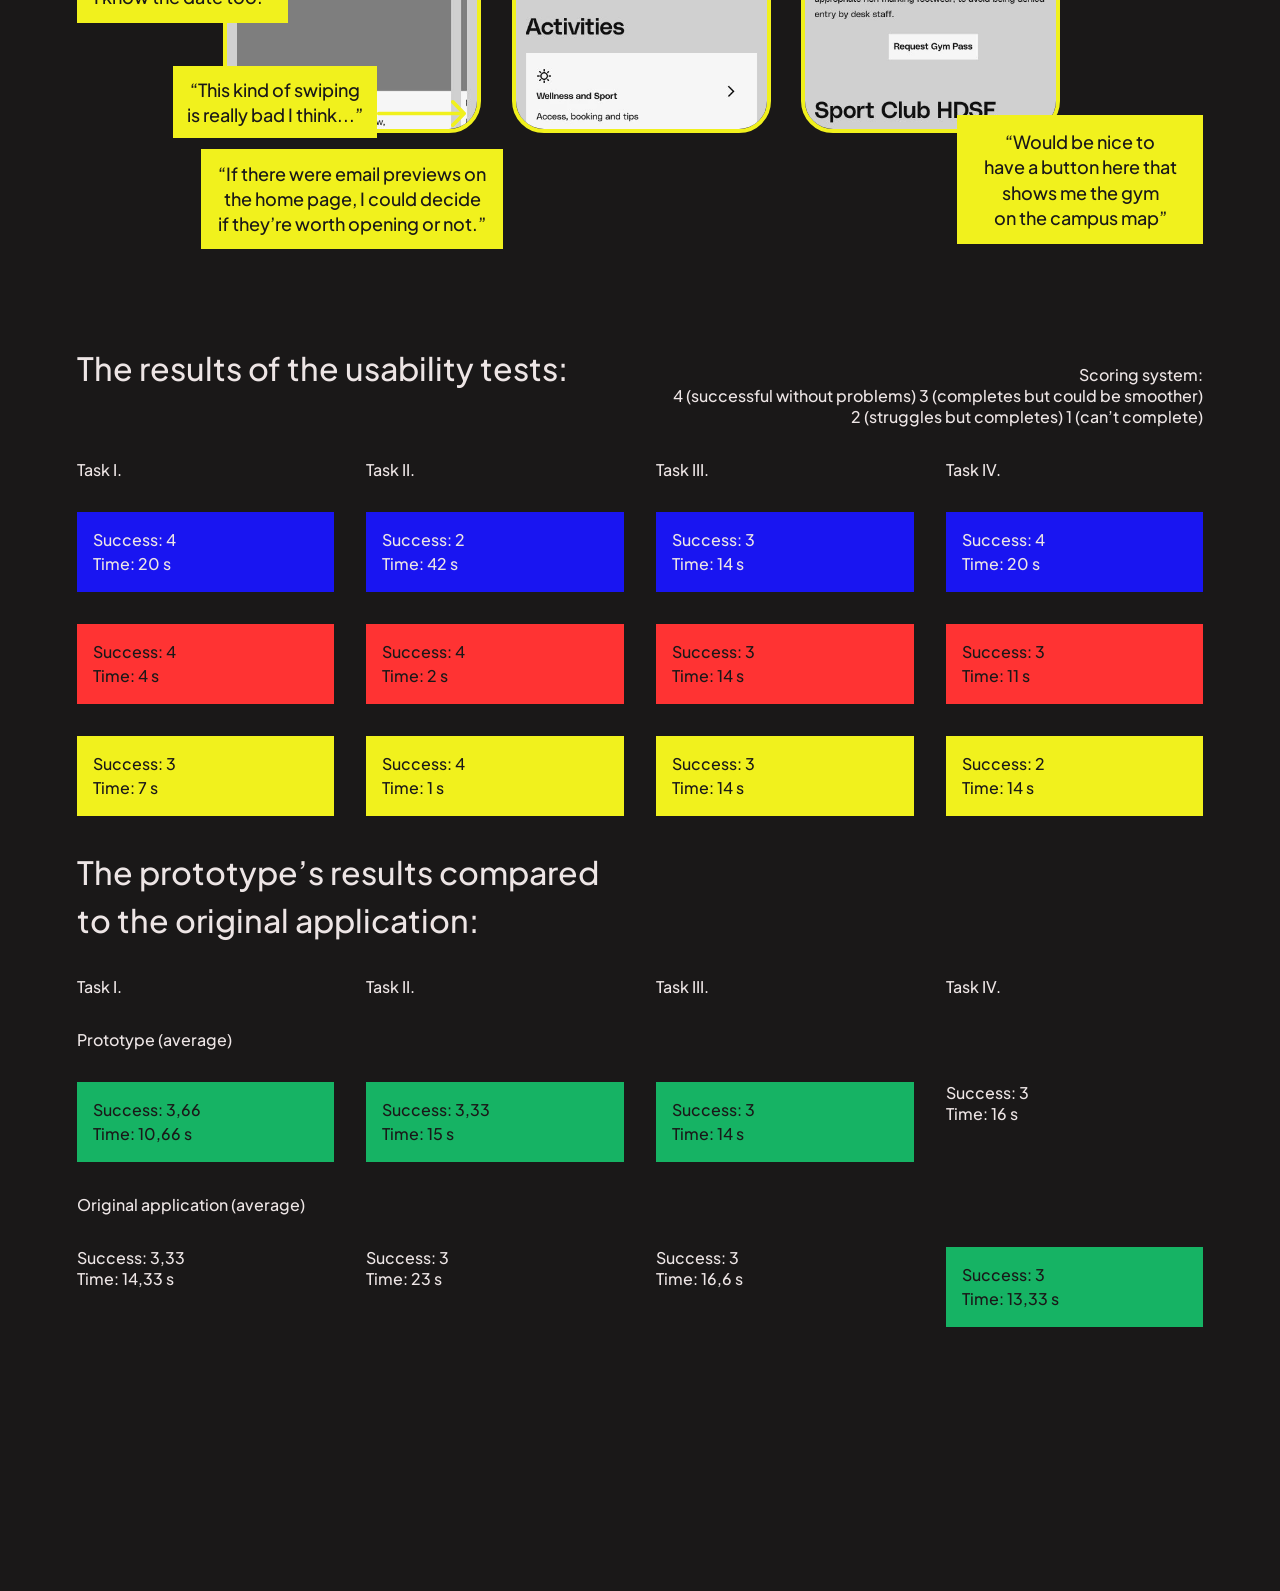
<file: projects/mome-ulp.html>
<!DOCTYPE html>
<html lang="en">
<head>
<meta charset="UTF-8">
<meta name="viewport" content="width=device-width, initial-scale=1.0">
<title>MOME ULP: Increasing interactions on the MOME University Life Platform — Lajos Tamás Jakab</title>
<meta name="description" content="A case study on the MOME University Life Platform app and recommendations on its development based on real research data.">
<!-- Favicon. Files are not in the repo yet - see assets/favicon/README.md.
     Relative, not root-relative, so they keep working if the site is ever
     deployed to a subpath rather than a domain root. -->
<link rel="icon" href="../assets/favicon/favicon.svg" type="image/svg+xml">
<link rel="icon" href="../assets/favicon/favicon.ico" sizes="32x32">
<link rel="apple-touch-icon" href="../assets/favicon/apple-touch-icon.png">

<!-- Open Graph / X. og:url and og:image MUST be absolute - relative paths
     are silently dropped by every scraper - so they are built from the
     real domain below (https://lajostamasjakab.eu), consistent across
     all 8 pages. -->
<meta property="og:type" content="article">
<meta property="og:site_name" content="Lajos Tamás Jakab">
<meta property="og:locale" content="en_GB">
<meta property="og:title" content="MOME ULP: Increasing interactions on the MOME University Life Platform — Lajos Tamás Jakab">
<meta property="og:description" content="A case study on the MOME University Life Platform app and recommendations on its development based on real research data.">
<meta property="og:url" content="https://lajostamasjakab.eu/projects/mome-ulp.html">
<meta property="og:image" content="https://lajostamasjakab.eu/assets/images/og/mome-ulp.jpg">
<meta property="og:image:alt" content="MOME University Life Platform case study cover image.">

<meta name="twitter:card" content="summary_large_image">
<meta name="twitter:title" content="MOME ULP: Increasing interactions on the MOME University Life Platform — Lajos Tamás Jakab">
<meta name="twitter:description" content="A case study on the MOME University Life Platform app and recommendations on its development based on real research data.">
<meta name="twitter:image" content="https://lajostamasjakab.eu/assets/images/og/mome-ulp.jpg">
<meta name="twitter:image:alt" content="MOME University Life Platform case study cover image.">

<link rel="preconnect" href="https://fonts.googleapis.com">
<link rel="preconnect" href="https://fonts.gstatic.com" crossorigin>
<link href="https://fonts.googleapis.com/css2?family=Plus+Jakarta+Sans:ital,wght@0,400;0,500;0,600;0,700;1,500&display=swap" rel="stylesheet">
<link rel="stylesheet" href="../assets/css/style.css?v=055e371e">
<link rel="stylesheet" href="../assets/css/project.css?v=115504f8">
<link rel="stylesheet" href="../assets/css/microinteractions.css?v=192e30d6">
<!-- Deferred (runs after parsing, as before) but render-blocking: nothing
     paints until main.js has run, so the first frame — including the one a
     page transition animates into — is already laid out. -->
<script src="../assets/js/main.js?v=a20a91b1" defer blocking="render"></script>
</head>
<body class="bg-dark project-page">

  <a class="skip-link" href="#main">Skip to content</a>

  <header class="site-header" id="top">
    <a class="logo" href="../index.html">Lajos Tamás Jakab</a>

    <button class="nav-toggle" id="navToggle" aria-label="Toggle navigation menu" aria-expanded="false" aria-controls="navMenu">
      <span></span><span></span><span></span>
    </button>

    <nav class="nav-menu" id="navMenu">
      <a href="../index.html#work" class="nav-link">WORK</a>
      <a href="../about.html" class="nav-link">ABOUT</a>
      <a href="../index.html#contact" class="nav-link">CONTACT</a>
    </nav>
  </header>

  <main class="project-container" id="main" tabindex="-1">

    <!-- Hero -->
    <section class="project-section" aria-label="Overview">
      <div class="hero-image">
        <img src="../assets/images/mome-ulp/hero-main.webp" alt="MOME ULP title graphic: &quot;Increasing interactions on the MOME University Life Platform&quot; over the MOME wordmark" width="1920" height="1080">
      </div>
      <div class="hero-description">
        <div class="hero-text">
          <h1 style="--h1-size:30px; --h1-tracking:-0.15px;">Increasing interactions <br><span class="meta-line">on the MOME</span> <span class="meta-line">University Life Platform</span></h1>
          <p>A case study on the app and recommendations on its development based on real research data</p>
        </div>
        <div class="hero-meta">
          <p>2025</p>
          <p>Research, UX</p>
          <p><span class="meta-line">Consultant:</span> <span class="meta-line">Tamás Fogarasy</span></p>
        </div>
      </div>
    </section>

    <!-- Context -->
    <section class="project-section" aria-label="Context">
      <div class="media-row">
        <div class="media-row-text">
          <h2>Context</h2>
          <p>MOME is a university of art and design in Budapest, dedicated to foster young talents from Central and Eastern Europe.</p>
        </div>
        <div class="media-row-image">
          <img src="../assets/images/mome-ulp/context-main.webp" alt="Students gathered outside a MOME university building on an autumn day" width="1400" height="933" loading="lazy" decoding="async">
        </div>
      </div>
    </section>

    <!-- Application / Reality -->
    <section class="project-section" aria-label="Application and Reality">
      <!-- One grid so each image stays with the half it evidences: the empty
           "no upcoming event" screen belongs to Application, the crowded
           campus event to Reality. Source order is that reading order and
           .problem-solution--duo restores the design's two rows on desktop —
           same framing as Problem/Solution on the other projects. -->
      <div class="grid-4 problem-solution problem-solution--duo" style="align-items:flex-start;">
        <div class="span-2 text-block">
          <h2 class="project-section-title">Application</h2>
          <p><strong>The app does not offer any real value to the students</strong> for them to prefer it over the other communication channels of the university (e.g. email, instagram, posters, word of mouth)</p>
          <p>*screenshot from the ULP app</p>
        </div>
        <div class="span-2 ps-photo" style="border:var(--ps-border,4px) solid var(--color-text);">
          <img src="../assets/images/mome-ulp/reality-gallery-1.webp" alt="App screenshot reading &quot;There is no upcoming event.&quot;" width="1179" height="576" loading="lazy" decoding="async">
        </div>

        <div class="span-2 text-block">
          <h2 class="project-section-title">Reality</h2>
          <p>The university caters to students with many recreational activities and <strong>opportunities, but these are often missed out on because of the flooded communication channels.</strong></p>
        </div>
        <div class="span-2 ps-photo"><img src="../assets/images/mome-ulp/reality-gallery-2.webp" alt="A large group of MOME students stretching together at a campus event" width="1059" height="706" loading="lazy" decoding="async"></div>
      </div>
    </section>

    <!-- Why don't students use the app -->
    <section class="project-section walkthrough-grid" aria-label="Cognitive walkthrough findings">
      <div class="method-header">
        <h2>I wanted to find out why students don&rsquo;t use the app</h2>
        <p class="method-label">method: cognitive walkthrough</p>
      </div>

      <div class="grid-4">
        <div class="span-1 text-block" style="gap:8px;">
          <p>There is a calendar view, but</p>
          <p>I can&rsquo;t see any events marked...</p>
        </div>
        <div class="span-1 text-block" style="gap:8px;">
          <p>If I manage to save an event that</p>
          <p>I like, it is quite hard to find it.</p>
        </div>
        <div class="span-2 text-block" style="gap:8px; max-width:none;">
          <p>Most useful features (like canteen, printshop) are just links to the webpage</p>
          <p>so they just encourage me to leave the application...</p>
        </div>
      </div>

      <div class="detail-images">
        <div class="detail-image" style="--detail-aspect:156/328;">
          <img src="../assets/images/mome-ulp/quote-image-1.webp" alt="App screenshot of the Event calendar with no marked events" width="600" height="1300" loading="lazy" decoding="async">
        </div>
        <div class="detail-image" style="--detail-aspect:156/328;">
          <img src="../assets/images/mome-ulp/quote-image-2.webp" alt="App screenshot of the tag search screen" width="600" height="1300" loading="lazy" decoding="async">
        </div>
        <div class="detail-image" style="--detail-aspect:156/328;">
          <img src="../assets/images/mome-ulp/quote-image-3.webp" alt="App screenshot of the Platforms list, all linking out to external apps" width="600" height="1300" loading="lazy" decoding="async">
        </div>
        <div class="detail-image" style="--detail-aspect:156/328;">
          <img src="../assets/images/mome-ulp/quote-image-4.webp" alt="External MOME Kantin website the Canteen link opens" width="600" height="1300" loading="lazy" decoding="async">
        </div>
      </div>
    </section>

    <!-- Interview -->
    <section class="project-section" aria-label="Interviews">
      <div class="method-header">
        <h2 style="--h2-tracking:-0.48px">I asked fellow students about the app and how they navigate university life</h2>
        <p class="method-label">method: interview</p>
      </div>

      <div class="collage-canvas collage-canvas--interview">
        <img class="collage-flat-image" src="../assets/images/mome-ulp/interview-collage-new.webp" alt="Interview board: Balint and Moni photographed together, surrounded by sticky notes of their quotes about how they get campus information, with red lines connecting each quote to who said it" width="2388" height="1192" loading="lazy" decoding="async">
      </div>
    </section>

    <!-- Findings clusters -->
    <section class="project-section" aria-label="Findings">
      <div class="method-header">
        <h2>Having collected all findings I came up with the following clusters:</h2>
        <p class="method-label">findings</p>
      </div>

      <div class="findings-grid">
        <div class="finding-category">
          <h3>Communication</h3>
          <div class="finding-items finding-items--grid">
            <div class="finding-item"><p class="finding-term">Events</p><p class="finding-quote">&ldquo;The app&rsquo;s events section focuses too much on official exhibitions and conferences.&rdquo;</p></div>
            <div class="finding-item"><p class="finding-term">Fragmented information</p><p class="finding-quote">&ldquo;We use multiple platforms, but they don&rsquo;t connect or share information.&rdquo;</p></div>
            <div class="finding-item"><p class="finding-term">Neptun</p><p class="finding-quote">&ldquo;It&rsquo;s the devil&rsquo;s work. If I don&rsquo;t have to, I don&rsquo;t use it.&rdquo;</p></div>
            <div class="finding-item"><p class="finding-term">Peer to peer</p><p class="finding-quote">&ldquo;I usually just ask someone instead of opening the app.&rdquo;</p></div>
            <div class="finding-item"><p class="finding-term">Unreliable teacher communication</p><p class="finding-quote">&ldquo;There&rsquo;s a class, and then they suddenly decide, &ldquo;oh actually I&rsquo;ll hold it from 3 to 10 a.m.&rdquo;&rdquo;</p></div>
            <div class="finding-item"><p class="finding-term">Student-teacher</p><p class="finding-quote">&ldquo;Department info comes in separate subject emails. So that&rsquo;s handled, if we get information about anything at all.&rdquo;</p></div>
          </div>
        </div>

        <div class="finding-category">
          <h3>Student approach</h3>
          <div class="finding-items">
            <div class="finding-item"><p class="finding-term">Note-taking</p><p class="finding-quote">&rdquo;I would like to have a planner inside app, if i have something to do for subjects, deadlines, assignments...&rdquo;</p></div>
            <div class="finding-item"><p class="finding-term">Not part of routine</p><p class="finding-quote">&ldquo;Having a problem because there is nothing to do in this mobile app&rdquo;</p></div>
            <div class="finding-item"><p class="finding-term">Unaware of app</p><p class="finding-quote">&ldquo;We don&rsquo;t really talk about the app - my classmates from the department probably don&rsquo;t even know what it is.&rdquo;</p></div>
          </div>
        </div>

        <div class="finding-category">
          <h3>App issues</h3>
          <div class="finding-items">
            <div class="finding-item"><p class="finding-term">Information Architecture</p><p class="finding-quote">&ldquo;It&rsquo;s frustrating to save content and not know where to find it later.&rdquo;</p></div>
            <div class="finding-item"><p class="finding-term">Filtering</p><p class="finding-quote">&ldquo;Although onboarding lets you pick topics, information still isn&rsquo;t personalised enough (by program, institute, status).&rdquo;</p></div>
            <div class="finding-item"><p class="finding-term">UI</p><p class="finding-quote">&ldquo;The app could be brighter, more colorful &mdash; it&rsquo;s too sterile. I think MOME wants an elegant and refined look, but students aren&rsquo;t really like that.&rdquo;</p></div>
            <div class="finding-item"><p class="finding-term">Links</p><p class="finding-quote">&ldquo;I don&rsquo;t like that many things are just links to the MOME website and it redirects me&rdquo;</p></div>
          </div>
        </div>

        <div class="finding-category hide-on-mobile">
          <h3>Student ideas</h3>
          <div class="finding-items">
            <div class="finding-item"><p class="finding-term">Technical requests</p><p class="finding-quote">&ldquo;Having a MOME card in the mobile app will be useful because in that case we can use app for access to the our spaces on uni ... &rdquo;</p></div>
            <div class="finding-item"><p class="finding-term">Resources</p><p class="finding-quote">&ldquo;Struggling to find and getting information about MOME sport program&rdquo;</p></div>
            <div class="finding-item"><p class="finding-term">Community</p><p class="finding-quote">&ldquo;I wish the app showed other students&rsquo; works or in-progress projects.&rdquo;</p></div>
          </div>
        </div>
      </div>
    </section>

    <!-- Main issues -->
    <section class="project-section" aria-label="Synthesis">
      <div class="method-header">
        <h2>The main issues that I found were that:</h2>
        <p class="method-label">synthesis</p>
      </div>

      <div class="grid-4 issue-grid">
        <div class="step-item span-1">
          <p>University life happens on too many channels<span class="hide-on-mobile"> (Email, Teams, Facebook, Instagram)</span>, making students anxious they are missing out.</p>
          <div class="step-image"><img src="../assets/images/mome-ulp/issue-image-1.webp" alt="A student surrounded by sticky notes reading THESIS DUE, DEADLINE ASAP, CLIENT CHANGES and RENT???" width="700" height="1043" loading="lazy" decoding="async"></div>
        </div>
        <div class="step-item span-1">
          <p>The current platform is more of a directory of hyperlinks that kick users out to external browsers, breaking their flow.</p>
          <div class="step-image"><img src="../assets/images/mome-ulp/issue-image-2.webp" alt="App screenshot of the Platforms list linking out to external sites" width="493" height="1068" loading="lazy" decoding="async"></div>
        </div>
        <div class="step-item span-1">
          <p>Students feel like a lot of MOME&rsquo;s resources could be integrated into the app. Let that be more information, or utility features.</p>
          <div class="step-image"><img src="../assets/images/mome-ulp/issue-image-3.webp" alt="App screenshot of the Other apps grid (Campus Helpdesk, Canteen, Neptun, PrintShop)" width="700" height="865" loading="lazy" decoding="async"></div>
        </div>
        <div class="step-item span-1">
          <p>Students default to pen and paper because digital tools fail to capture the nuance of in-person verbal announcements.</p>
          <div class="step-image"><img src="../assets/images/mome-ulp/issue-image-4.webp" alt="A student taking notes by hand in a lecture hall" width="700" height="1043" loading="lazy" decoding="async"></div>
        </div>
      </div>
    </section>

    <!-- How might we -->
    <section class="project-section" aria-label="How might we">
      <div class="hmw-grid">
        <div class="hmw-item">
          <img src="../assets/images/mome-ulp/icon-hmw-1.svg" alt="" loading="lazy" decoding="async">
          <p>How might we unite and target informational channels so that MOME students get the right amount and relevant information to them?</p>
        </div>
        <div class="hmw-item">
          <img src="../assets/images/mome-ulp/icon-hmw-2.svg" alt="" loading="lazy" decoding="async">
          <p>How might we make important information that is only mentioned during classes in person trackable so that it is not lost?</p>
        </div>
        <div class="hmw-item">
          <img src="../assets/images/mome-ulp/icon-hmw-3.svg" alt="" loading="lazy" decoding="async">
          <p>How might we eliminate external links so that MOME students have an easier time navigating the platform while also keeping the important information they point towards?</p>
        </div>
        <div class="hmw-item">
          <img src="../assets/images/mome-ulp/icon-hmw-4.svg" alt="" loading="lazy" decoding="async">
          <p>How might we integrate more resources into the app without making it feel overwhelming?</p>
        </div>
      </div>
    </section>

    <!-- Navigation prioritization: desktop-only, see .priority-section in project.css -->
    <section class="project-section priority-section" aria-label="Navigation prioritization">
      <div class="method-header">
        <h2>I needed to see which information is viewed by most students, most of the time, and which is least often</h2>
        <p class="method-label">navigation prioritization</p>
      </div>
      <!-- The 375px frame (node 366:1598) keeps this section and states its
           conclusion in a sentence where desktop draws the matrix. -->
      <p class="priority-summary show-on-mobile">Prioritization mapping revealed that Timetable, Events, and Dining needed persistent main-nav placement, while onboarding guides could be housed deeper in contextual menus.</p>


      <div class="priority-grid">
        <p class="axis-label" style="grid-column:1; grid-row:1;">All of the time</p>
        <p style="grid-column:3; grid-row:1;">Digital Library and Library Access &ndash; eBooks and media resources</p>
        <p style="grid-column:4; grid-row:1;">Contacts for academic advisors and mentors</p>
        <p style="grid-column:5; grid-row:1;">Canteen Dining Options &ndash; Meal plans and dining choices</p>
        <p style="grid-column:6; grid-row:1;">Events</p>

        <p style="grid-column:2; grid-row:2;">Guide to TechPark Access &ndash; How to book TechPark</p>
        <p style="grid-column:3; grid-row:2;">Booking for wellness sessions</p>
        <p style="grid-column:4; grid-row:2;">Guest Lectures and Events &ndash; Calendar of special events</p>
        <p style="grid-column:5; grid-row:2;">Academic Calendar &ndash; Key academic dates and deadlines.</p>
        <p style="grid-column:6; grid-row:2;">Timetable: academic and social events</p>

        <img class="priority-icon" style="grid-column:1; grid-row:3;" src="../assets/images/mome-ulp/icon-clock.svg" alt="" aria-hidden="true" loading="lazy" decoding="async">
        <p style="grid-column:2; grid-row:3;">Alumni Network Introduction &ndash; Connect with MOME alumni</p>
        <p style="grid-column:3; grid-row:3;">Campus Map &ndash; Interactive campus locations</p>
        <p style="grid-column:4; grid-row:3;">Onboarding Tracker &ndash; Steps for the first 3 months.</p>

        <p style="grid-column:2; grid-row:4;">Access to Innovation Centre Researchers</p>
        <p style="grid-column:3; grid-row:4;">Orientation Schedule &ndash; Orientation week events</p>
        <p style="grid-column:4; grid-row:4;">Important People &ndash; Key freshman support contacts</p>

        <p style="grid-column:2; grid-row:5;">Account Setup How Tos &ndash; Email and platform setup, Teams, Neptun details.</p>
        <p style="grid-column:3; grid-row:5;">Health and Wellness Tips</p>
        <p style="grid-column:4; grid-row:5;">Course Registration &ndash; How to register for courses.</p>
        <p style="grid-column:5; grid-row:5;">First-Year Course Materials &ndash; Syllabi and readings</p>
        <p class="axis-label axis-label--bottom" style="grid-column:1; grid-row:5;">None of the time</p>

        <p class="axis-label axis-label--people" style="grid-column:2; grid-row:6; align-self:start;" aria-hidden="true">Few of the people</p>
        <img class="priority-icon" style="grid-column:4; grid-row:6;" src="../assets/images/mome-ulp/icon-users.svg" alt="" aria-hidden="true" loading="lazy" decoding="async">
        <p class="axis-label axis-label--people" style="grid-column:6; grid-row:6; align-self:start;" aria-hidden="true">All of the people</p>
      </div>
    </section>

    <!-- Information architecture -->
    <section class="project-section" aria-label="Information architecture">
      <div class="method-header">
        <h2>I grouped the content according to the level of priority and topic</h2>
        <p class="method-label">information architecture</p>
      </div>

      <div class="ia-row">
        <div class="ia-box ia-box--home">
          <h3>Home</h3>
          <div class="ia-links">
            <p>Now+<span class="show-on-mobile"><br></span>Next</p>
            <p>Canteen</p>
            <div class="ia-link-col">
              <p>Events</p>
              <p>Academic Calendar</p>
              <p>Guest Lectures and Events</p>
            </div>
          </div>
        </div>

        <div class="ia-box ia-box--resources">
          <h3>Resources</h3>
          <div class="ia-links">
            <div class="ia-link-col">
              <p class="ia-category">Wellness and sport</p>
              <p>Booking</p>
              <p class="hide-on-mobile">Counseling</p>
              <p>Wellness tips</p>
              <p>Study tips</p>
              <p>Gym access</p>
              <p>Sport club info</p>
            </div>
            <div class="ia-link-col">
              <p class="ia-category">Techpark</p>
              <p>Techpark guide + booking</p>
              <p>Equipment lending</p>
            </div>
            <p class="ia-category">Library</p>
            <div class="ia-link-col">
              <p class="ia-category">Freshmen info</p>
              <p>Campus map</p>
              <p>Onboarding tracker</p>
              <p>Orientation schedule</p>
              <p>Housing info</p>
              <p>Account setup</p>
              <p>Course registration info</p>
              <p>First year&rsquo;s Syllabi</p>
            </div>
            <div class="ia-link-col">
              <p class="ia-category">Scholarships</p>
              <p>Financial aid</p>
              <p>Scholarship info</p>
            </div>
          </div>
        </div>

        <div class="ia-box ia-box--contacts">
          <h3>Contacts</h3>
          <div class="ia-links">
            <div class="ia-link-col">
              <p>Mentors</p>
              <p>Freshman support</p>
              <p>IC Researchers</p>
              <p>Alumni</p>
            </div>
          </div>
        </div>
      </div>
    </section>

    <!-- Wireframes -->
    <section class="project-section" aria-label="Wireframes">
      <div class="section-intro">
        <h2 class="project-section-title">Wireframes</h2>
        <p class="project-section-lead" style="--lead-size:14px;">I prefer mapping out my ideas on paper first</p>
      </div>
      <div class="wireframe-grid">
          <div><img src="../assets/images/mome-ulp/wireframe-2.jpg" alt="Paper wireframe sketch of the app's Now+Next home screen, the Events calendar and an event's detail view" width="800" height="582" loading="lazy" decoding="async"></div>
          <div><img src="../assets/images/mome-ulp/wireframe-1.webp" alt="Paper wireframe sketch of the Scholarships and grants screens, including the financial aid menu" width="900" height="654" loading="lazy" decoding="async"></div>
        <div><img src="../assets/images/mome-ulp/wireframe-3.webp" alt="Paper wireframe sketch of the app's resources screens" width="900" height="654" loading="lazy" decoding="async"></div>
        <div><img src="../assets/images/mome-ulp/wireframe-4.webp" alt="Paper wireframe sketch of the app's contacts and platforms screens" width="900" height="654" loading="lazy" decoding="async"></div>
        <div><img src="../assets/images/mome-ulp/wireframe-5.webp" alt="Paper wireframe sketch of the app's onboarding and booking screens" width="900" height="654" loading="lazy" decoding="async"></div>
        <div><img src="../assets/images/mome-ulp/wireframe-6.webp" alt="Paper wireframe sketch of the app's information architecture map" width="900" height="654" loading="lazy" decoding="async"></div>
      </div>
    </section>

    <!-- R.I.T.E. testing -->
    <section class="project-section" aria-label="Usability testing method">
      <div class="method-header">
        <h2 style="--h2-tracking:-0.48px">I did a series of usability tests as time was scarce and I needed fast progress</h2>
        <p class="method-label">method: R.I.T.E. + think aloud</p>
      </div>

      <div class="rite-flow">
        <div class="rite-legend">
          <img src="../assets/images/mome-ulp/repeat-icon.svg" alt="" loading="lazy" decoding="async">
          <p>Repeat 3 times</p>
        </div>
        <div class="rite-steps">
          <p>Test</p>
          <img class="rite-arrow" src="../assets/images/mome-ulp/arrow-1.svg" alt="" loading="lazy" decoding="async">
          <p>Identify</p>
          <img class="rite-arrow" src="../assets/images/mome-ulp/arrow-2.svg" alt="" loading="lazy" decoding="async">
          <p>Fix</p>
        </div>
      </div>
    </section>

    <!-- Tasks -->
    <section class="project-section" aria-label="Tasks">
      <h2 class="project-section-title" style="width:581px; max-width:100%; --h2-tracking:-0.48px;">I asked the students to complete the following tasks:</h2>
      <div class="grid-4">
        <div class="span-1 task-item">
          <h3>Task I.</h3>
          <p>&ldquo;You see an interesting campus activity coming up next week.<br><span class="hide-on-mobile"><br></span>How would you keep track of it so you don&rsquo;t forget?&rdquo;</p>
        </div>
        <div class="span-1 task-item">
          <h3>Task II.</h3>
          <p>&ldquo;Show me where you&rsquo;d go to check the details of that activity you kept track of.&rdquo;</p>
        </div>
        <div class="span-1 task-item">
          <h3>Task III.</h3>
          <p>&ldquo;You&rsquo;re planning to eat lunch on campus today.<br><span class="hide-on-mobile"><br></span>Check what food options are being served right now.&rdquo;</p>
        </div>
        <div class="span-1 task-item">
          <h3>Task IV.</h3>
          <p>&ldquo;You&rsquo;re looking to join an athletic club or stay active this semester.<br><span class="hide-on-mobile"><br></span>How would you explore your options?&rdquo;</p>
        </div>
      </div>
    </section>

    <!-- First participant -->
    <section class="project-section" aria-label="First participant">
      <div class="method-header">
        <h2 style="--h2-tracking:-0.48px">First participant</h2>
        <p class="method-label">method: Think aloud</p>
      </div>

      <div class="collage-canvas collage-canvas--participant1" style="--collage-color:#1915f1; --collage-ink:#ede5e5;">
        <div class="collage-item collage-image" style="left:12.91%; top:2.53%; width:22.97%; height:31.39%; order:10; --crop:19.9%;"><img src="../assets/images/mome-ulp/fp-image-1.webp" alt="Screen recording still: app home screen" width="393" height="1080" loading="lazy" decoding="async"></div>
        <div class="collage-item collage-image" style="left:38.56%; top:2.53%; width:22.97%; height:31.39%; order:20; --crop:50%;"><img src="../assets/images/mome-ulp/fp-image-2.webp" alt="Screen recording still: app events screen" width="393" height="867" loading="lazy" decoding="async"></div>
        <div class="collage-item collage-image" style="left:64.21%; top:2.53%; width:22.97%; height:31.39%; order:30;"><img src="../assets/images/mome-ulp/fp-image-3.webp" alt="Screen recording still: app resources screen" width="393" height="1080" loading="lazy" decoding="async"></div>

        <div class="collage-item collage-image" style="left:12.91%; top:35.57%; width:22.97%; height:31.39%; order:40;"><img src="../assets/images/mome-ulp/fp-image-7.webp" alt="Screen recording still: app contacts screen" width="393" height="987" loading="lazy" decoding="async"></div>
        <div class="collage-item collage-image" style="left:38.56%; top:35.57%; width:22.97%; height:31.39%; order:50;"><img src="../assets/images/mome-ulp/fp-image-8.webp" alt="Screen recording still: app contacts screen, scrolled" width="393" height="840" loading="lazy" decoding="async"></div>

        <div class="collage-item collage-image" style="left:12.91%; top:68.61%; width:22.97%; height:31.39%; order:60;"><img src="../assets/images/mome-ulp/fp-image-4.webp" alt="Screen recording still: app wellness and sport screen" width="393" height="980" loading="lazy" decoding="async"></div>
        <div class="collage-item collage-image" style="left:38.56%; top:68.61%; width:22.97%; height:31.39%; order:70;"><img src="../assets/images/mome-ulp/fp-image-5.webp" alt="Screen recording still: app booking screen" width="393" height="911" loading="lazy" decoding="async"></div>
        <div class="collage-item collage-image" style="left:64.21%; top:68.61%; width:22.97%; height:31.39%; order:80;"><img src="../assets/images/mome-ulp/fp-image-6.webp" alt="Screen recording still: app tips and tricks screen" width="393" height="1080" loading="lazy" decoding="async"></div>

        <div class="collage-item collage-note" style="left:0%; top:13.63%; width:14.33%; height:7.02%; order:11;"><p>&ldquo;It&rsquo;s hard to find events like this, a separate page would be nicer&rdquo;</p></div>
        <div class="collage-item collage-note" style="left:1.51%; top:22.92%; width:15.17%; height:5.47%; order:12;"><p>&ldquo;I&rsquo;d like the home page to be more personalized.&rdquo;</p></div>
        <div class="collage-item collage-note" style="left:24.39%; top:0%; width:26.57%; height:3.92%; order:21;"><p>&ldquo;It would be nice so see events and lectures separately&rdquo;</p></div>
        <div class="collage-item collage-note" style="left:29.25%; top:28.86%; width:8.38%; height:2.37%; order:13;"><p>&ldquo;News?&rdquo;</p></div>
        <div class="collage-item collage-note" style="left:78.96%; top:7.28%; width:21.04%; height:3.92%; order:31;"><p>&ldquo;I would expect the calendar to be here.&rdquo;</p></div>
        <div class="collage-item collage-note" style="left:0.08%; top:50.03%; width:16.01%; height:5.47%; order:41;"><p>&ldquo;I don&rsquo;t think I look for contacts this often&rdquo;</p></div>
        <div class="collage-item collage-note" style="left:0.08%; top:86.32%; width:20.12%; height:5.47%; order:61;"><p>&ldquo;You should put some bigger categories here, like subheadings&rdquo;</p></div>
        <div class="collage-item collage-note" style="left:82.82%; top:70.88%; width:17.18%; height:7.02%; order:81;"><p>&ldquo;I&rsquo;m expecting to see the offices under the buildings, would be useful.&rdquo;</p></div>

        <div class="collage-item collage-doodle" style="left:23.89%; top:7.85%; width:20.03%; height:6.92%;"><img src="../assets/images/mome-ulp/vector-18.svg" alt="" loading="lazy" decoding="async"></div>
        <div class="collage-item collage-doodle" style="left:24.64%; top:20.65%; width:57.67%; height:8.93%;"><img src="../assets/images/mome-ulp/vector-19.svg" alt="" loading="lazy" decoding="async"></div>
        <div class="collage-item collage-doodle" style="left:24.64%; top:81.42%; width:46.10%; height:7.18%;"><img src="../assets/images/mome-ulp/vector-20.svg" alt="" loading="lazy" decoding="async"></div>
        <div class="collage-item collage-arrow" style="left:33.87%; top:48.63%; width:6.71%;"><img src="../assets/images/mome-ulp/arrow-5.svg" alt="" loading="lazy" decoding="async"></div>

        <!-- The frame keeps its connectors (Vector 18, Vector 19, Arrow 5).
             Placed off the board, in the frame's own coordinates. -->
        <div class="collage-connector" style="--ax:69; --ay:154; --aw:121.5; --ah:75.3642;" aria-hidden="true"><img src="../assets/images/mome-ulp/fp-connector-1.svg" alt="" loading="lazy" decoding="async"></div>
        <div class="collage-connector" style="--ax:14.25; --ay:324.95; --aw:88.5; --ah:346.098;" aria-hidden="true"><img src="../assets/images/mome-ulp/fp-connector-2.svg" alt="" loading="lazy" decoding="async"></div>
        <div class="collage-connector" style="--ax:145; --ay:1143.64; --aw:42; --ah:14.7279;" aria-hidden="true"><img src="../assets/images/mome-ulp/fp-connector-3.svg" alt="" loading="lazy" decoding="async"></div>
      </div>
    </section>

    <!-- Second participant -->
    <section class="project-section" aria-label="Second participant">
      <div class="method-header">
        <h2 style="--h2-tracking:-0.48px">Second participant</h2>
        <p class="method-label">method: Think aloud</p>
      </div>

      <div class="collage-canvas collage-canvas--participant2" style="--collage-color:#ff3333; --collage-ink:#1a1818;">
        <div class="collage-item collage-image" style="left:12.84%; top:0%; width:22.99%; height:48.72%; order:10;"><img src="../assets/images/mome-ulp/sp-screenshot-4.webp" alt="Screen recording still: app news feed" width="393" height="1080" loading="lazy" decoding="async"></div>
        <div class="collage-item collage-image" style="left:38.51%; top:0%; width:22.99%; height:48.72%; order:20;"><img src="../assets/images/mome-ulp/sp-screenshot-5.webp" alt="Screen recording still: app saved events" width="393" height="949" loading="lazy" decoding="async"></div>

        <div class="collage-item collage-image" style="left:12.84%; top:51.28%; width:22.99%; height:48.72%; order:30;"><img src="../assets/images/mome-ulp/sp-screenshot-1.webp" alt="Screen recording still: app calendar, October 2025" width="393" height="1041" loading="lazy" decoding="async"></div>
        <div class="collage-item collage-image" style="left:38.51%; top:51.28%; width:22.99%; height:48.72%; order:40;"><img src="../assets/images/mome-ulp/sp-screenshot-2.webp" alt="Screen recording still: app search and tags" width="393" height="1061" loading="lazy" decoding="async"></div>
        <div class="collage-item collage-image" style="left:64.18%; top:51.28%; width:22.99%; height:48.72%; order:50;"><img src="../assets/images/mome-ulp/sp-screenshot-3.webp" alt="Screen recording still: app platforms grid" width="393" height="1080" loading="lazy" decoding="async"></div>

        <div class="collage-item collage-note" style="left:0%; top:22.44%; width:20.81%; height:8.49%; color:#1a1818; order:11;"><p>&ldquo;I would like to see pictures here, you know, like in a newspaper&rdquo;</p></div>
        <div class="collage-item collage-note" style="left:54.95%; top:12.98%; width:13.00%; height:3.69%; color:#1a1818; order:21;"><p>&ldquo;It&rsquo;s too small&rdquo;</p></div>
        <div class="collage-item collage-note" style="left:77.43%; top:53.45%; width:22.57%; height:6.09%; color:#1a1818; order:51;"><p>&ldquo;You could add icons here, it&rsquo;s hard to scan&rdquo;</p></div>
        <div class="collage-item collage-note" style="left:82.63%; top:88.86%; width:17.37%; height:8.49%; color:#1a1818; order:52;"><p>&ldquo;Also, the extras doesn&rsquo;t make sense to me, like sport??&rdquo;</p></div>

        <div class="collage-item collage-arrow" style="left:25.92%; top:5.77%; width:14.60%;"><img src="../assets/images/mome-ulp/arrow-6-fp.svg" alt="" loading="lazy" decoding="async"></div>

        <!-- The frame keeps its connectors (Arrow 5).
             Placed off the board, in the frame's own coordinates. -->
        <div class="collage-connector" style="--ax:100; --ay:157.64; --aw:89; --ah:14.7279;" aria-hidden="true"><img src="../assets/images/mome-ulp/sp-connector-1.svg" alt="" loading="lazy" decoding="async"></div>
      </div>
    </section>

    <!-- Third participant -->
    <section class="project-section" aria-label="Third participant">
      <div class="method-header">
        <h2 style="--h2-tracking:-0.48px">Third participant</h2>
        <p class="method-label">method: Think aloud</p>
      </div>

      <div class="collage-canvas collage-canvas--participant3" style="--collage-color:#f1f11d; --collage-ink:#1a1818;">
        <div class="collage-item collage-image" style="left:12.92%; top:5.07%; width:22.99%; height:79.06%; order:10;"><img src="../assets/images/mome-ulp/tp-image-1.webp" alt="Screen recording still: app next class card" width="393" height="1080" loading="lazy" decoding="async"></div>
        <div class="collage-item collage-image" style="left:38.59%; top:5.07%; width:22.99%; height:79.06%; order:20;"><img src="../assets/images/mome-ulp/tp-image-2.webp" alt="Screen recording still: app resources and information" width="393" height="1080" loading="lazy" decoding="async"></div>
        <div class="collage-item collage-image" style="left:64.26%; top:5.07%; width:22.99%; height:79.06%; order:30;"><img src="../assets/images/mome-ulp/tp-image-3.webp" alt="Screen recording still: app wellness and sport, gym access" width="393" height="1040" loading="lazy" decoding="async"></div>

        <div class="collage-item collage-note" style="left:0%; top:0%; width:19.71%; height:13.78%; color:#1a1818; order:11;"><p>&ldquo;It would be cool to see tomorrows classes here aswell&rdquo;</p></div>
        <div class="collage-item collage-note" style="left:15.86%; top:39.92%; width:24.25%; height:9.88%; color:#1a1818; order:13;"><p>&ldquo;I want to see all events here, so I can get inspired!&rdquo;</p></div>
        <!-- Node 378:240: three notes stacked in the right column beside the first screen. -->
        <div class="collage-stack">
  <div class="collage-item collage-note" style="left:0%; top:51.23%; width:18.71%; height:17.69%; color:#1a1818; order:12;"><p>&ldquo;Hide my save events instead, if I already know about the event I know the date too.&rdquo;</p></div>
  <div class="collage-item collage-note" style="left:10.99%; top:86.22%; width:26.85%; height:13.78%; color:#1a1818; order:15;"><p>&ldquo;If there were email previews on the home page, I could decide if they&rsquo;re worth opening or not.&rdquo;</p></div>
  <div class="collage-item collage-note" style="left:8.56%; top:74.90%; width:18.04%; height:9.88%; color:#1a1818; order:14;"><p>&ldquo;This kind of swiping is really bad I think...&rdquo;</p></div>
        </div>
        <div class="collage-item collage-note" style="left:45.89%; top:30.17%; width:10.24%; height:13.78%; color:#1a1818; order:21;"><p>&ldquo;I really like the idea of contacts&rdquo;</p></div>
        <!-- Node 378:277: two notes stacked in the left column beside the third screen. -->
        <div class="collage-stack">
  <div class="collage-item collage-note" style="left:78.02%; top:28.22%; width:18.37%; height:9.88%; color:#1a1818; order:31;"><p>&ldquo;This is a lot of words, I won&rsquo;t read it&rdquo;</p></div>
  <div class="collage-item collage-note" style="left:78.10%; top:81.66%; width:21.90%; height:17.69%; color:#1a1818; order:32;"><p>&ldquo;Would be nice to have a button here that shows me the gym on the campus map&rdquo;</p></div>
        </div>

        <div class="collage-item collage-arrow" style="left:26.60%; top:79.58%; width:7.97%;"><img src="../assets/images/mome-ulp/arrow-tp.svg" alt="" loading="lazy" decoding="async"></div>

        <!-- The frame keeps its connectors (Arrow 6).
             Placed off the board, in the frame's own coordinates. -->
        <div class="collage-connector" style="--ax:90; --ay:390.64; --aw:49.5; --ah:14.7279;" aria-hidden="true"><img src="../assets/images/mome-ulp/tp-connector-1.svg" alt="" loading="lazy" decoding="async"></div>
      </div>
    </section>

    <!-- Usability test results -->
    <section class="project-section" aria-label="Usability test results">
      <div class="method-header">
        <h2>The results of the usability tests:</h2>
        <p class="method-label">Scoring system:<span class="hide-on-mobile"><br></span><span class="copy-line">4 (successful without problems)</span> <span class="copy-line">3 (completes but could be smoother)</span><span class="hide-on-mobile"><br></span><span class="copy-line">2 (struggles but completes)</span> <span class="copy-line">1 (can&rsquo;t complete)</span></p>
      </div>

      <div class="results-grid">
        <p class="task-label">Task I.</p>
        <p class="task-label">Task II.</p>
        <p class="task-label">Task III.</p>
        <p class="task-label">Task IV.</p>

        <p class="results-participant-label">Participant 1</p>
        <div class="results-score results-score--p1"><span class="task-tag">Task I.</span><p>Success: 4</p><p>Time: 20 s</p></div>
        <div class="results-score results-score--p1"><span class="task-tag">Task II.</span><p>Success: 2</p><p>Time: 42 s</p></div>
        <div class="results-score results-score--p1"><span class="task-tag">Task III.</span><p>Success: 3</p><p>Time: 14 s</p></div>
        <div class="results-score results-score--p1"><span class="task-tag">Task IV.</span><p>Success: 4</p><p>Time: 20 s</p></div>

        <p class="results-participant-label">Participant 2</p>
        <div class="results-score results-score--p2"><span class="task-tag">Task I.</span><p>Success: 4</p><p>Time: 4 s</p></div>
        <div class="results-score results-score--p2"><span class="task-tag">Task II.</span><p>Success: 4</p><p>Time: 2 s</p></div>
        <div class="results-score results-score--p2"><span class="task-tag">Task III.</span><p>Success: 3</p><p>Time: 14 s</p></div>
        <div class="results-score results-score--p2"><span class="task-tag">Task IV.</span><p>Success: 3</p><p>Time: 11 s</p></div>

        <p class="results-participant-label">Participant 3</p>
        <div class="results-score results-score--p3"><span class="task-tag">Task I.</span><p>Success: 3</p><p>Time: 7 s</p></div>
        <div class="results-score results-score--p3"><span class="task-tag">Task II.</span><p>Success: 4</p><p>Time: 1 s</p></div>
        <div class="results-score results-score--p3"><span class="task-tag">Task III.</span><p>Success: 3</p><p>Time: 14 s</p></div>
        <div class="results-score results-score--p3"><span class="task-tag">Task IV.</span><p>Success: 2</p><p>Time: 14 s</p></div>
      </div>

      <div class="method-header">
        <h2>The prototype&rsquo;s results compared to the original application:</h2>
      </div>

      <div class="results-grid">
        <p class="task-label">Task I.</p>
        <p class="task-label">Task II.</p>
        <p class="task-label">Task III.</p>
        <p class="task-label">Task IV.</p>

        <p class="results-compare-label">Prototype (average)</p>
        <!-- Nodes 381:312/381:324/381:336: the frame repeats both captions over
             every task group. Mobile-only; desktop states each once. -->
        <p class="results-compare-label show-on-mobile">Prototype (average)</p>
        <p class="results-compare-label show-on-mobile">Prototype (average)</p>
        <p class="results-compare-label show-on-mobile">Prototype (average)</p>

        <div class="results-score results-score--win"><span class="task-tag">Task I.</span><p>Success: 3,66</p><p>Time: 10,66 s</p></div>
        <div class="results-score results-score--win"><span class="task-tag">Task II.</span><p>Success: 3,33</p><p>Time: 15 s</p></div>
        <div class="results-score results-score--win"><span class="task-tag">Task III.</span><p>Success: 3</p><p>Time: 14 s</p></div>
        <p><span class="task-tag">Task IV.</span>Success: 3<br>Time: 16 s</p>

        <p class="results-compare-label">Original<span class="hide-on-mobile"> application</span> (average)</p>
        <p class="results-compare-label show-on-mobile">Original<span class="hide-on-mobile"> application</span> (average)</p>
        <p class="results-compare-label show-on-mobile">Original<span class="hide-on-mobile"> application</span> (average)</p>
        <p class="results-compare-label show-on-mobile">Original<span class="hide-on-mobile"> application</span> (average)</p>

        <p><span class="task-tag">Task I.</span>Success: 3,33<br>Time: 14,33 s</p>
        <p><span class="task-tag">Task II.</span>Success: 3<br>Time: 23 s</p>
        <p><span class="task-tag">Task III.</span>Success: 3<br>Time: 16,6 s</p>
        <div class="results-score results-score--win"><span class="task-tag">Task IV.</span><p>Success: 3</p><p>Time: 13,33 s</p></div>
      </div>
    </section>

  </main>

  <footer class="project-footer">
    <div class="footer-group">
      <a class="footer-pill footer-pill--dark" href="../index.html#work">
        CLOSE
        <img src="../assets/images/icons/close.svg" alt="" width="14" height="14">
      </a>
    </div>
    <a class="footer-pill footer-pill--light" href="under-nda-banking.html">
      NEXT PROJECT
      <img src="../assets/images/icons/eye.svg" alt="" width="22" height="16">
    </a>
  </footer>

</body>
</html>
</file>
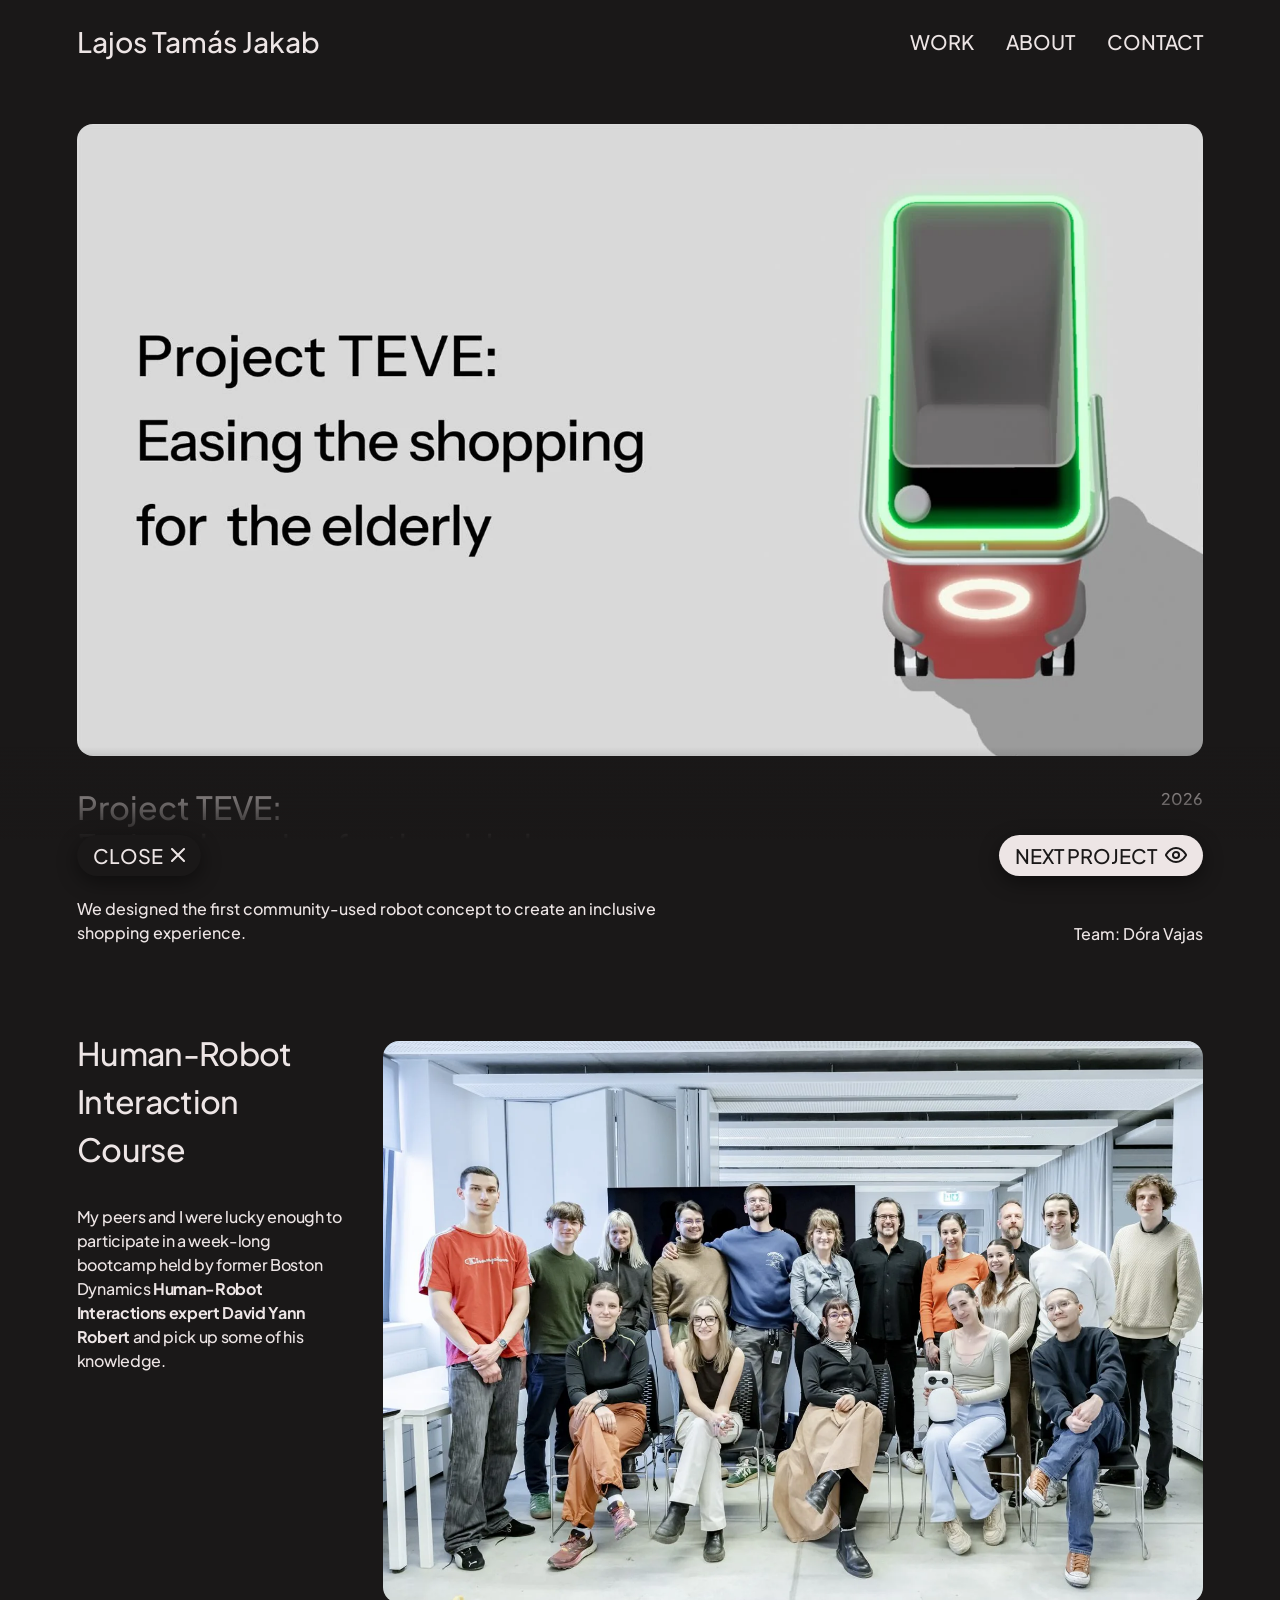
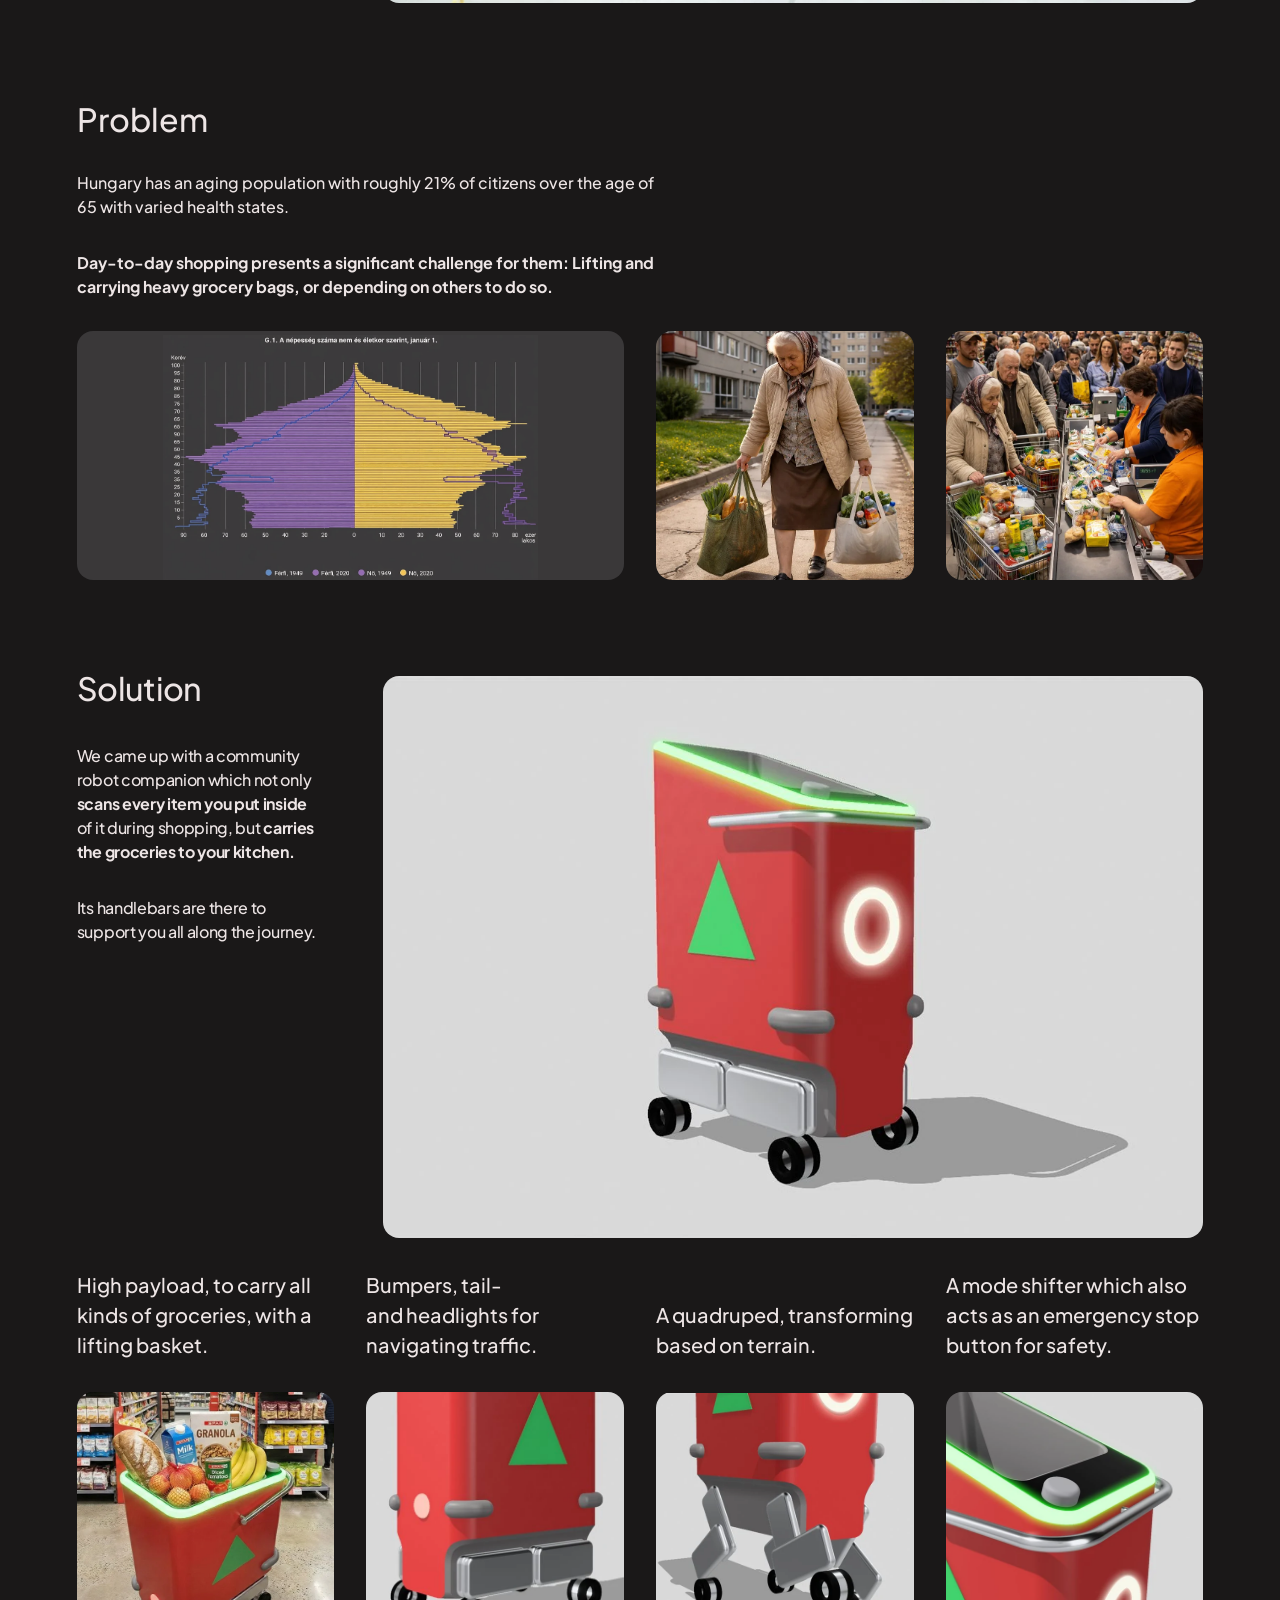
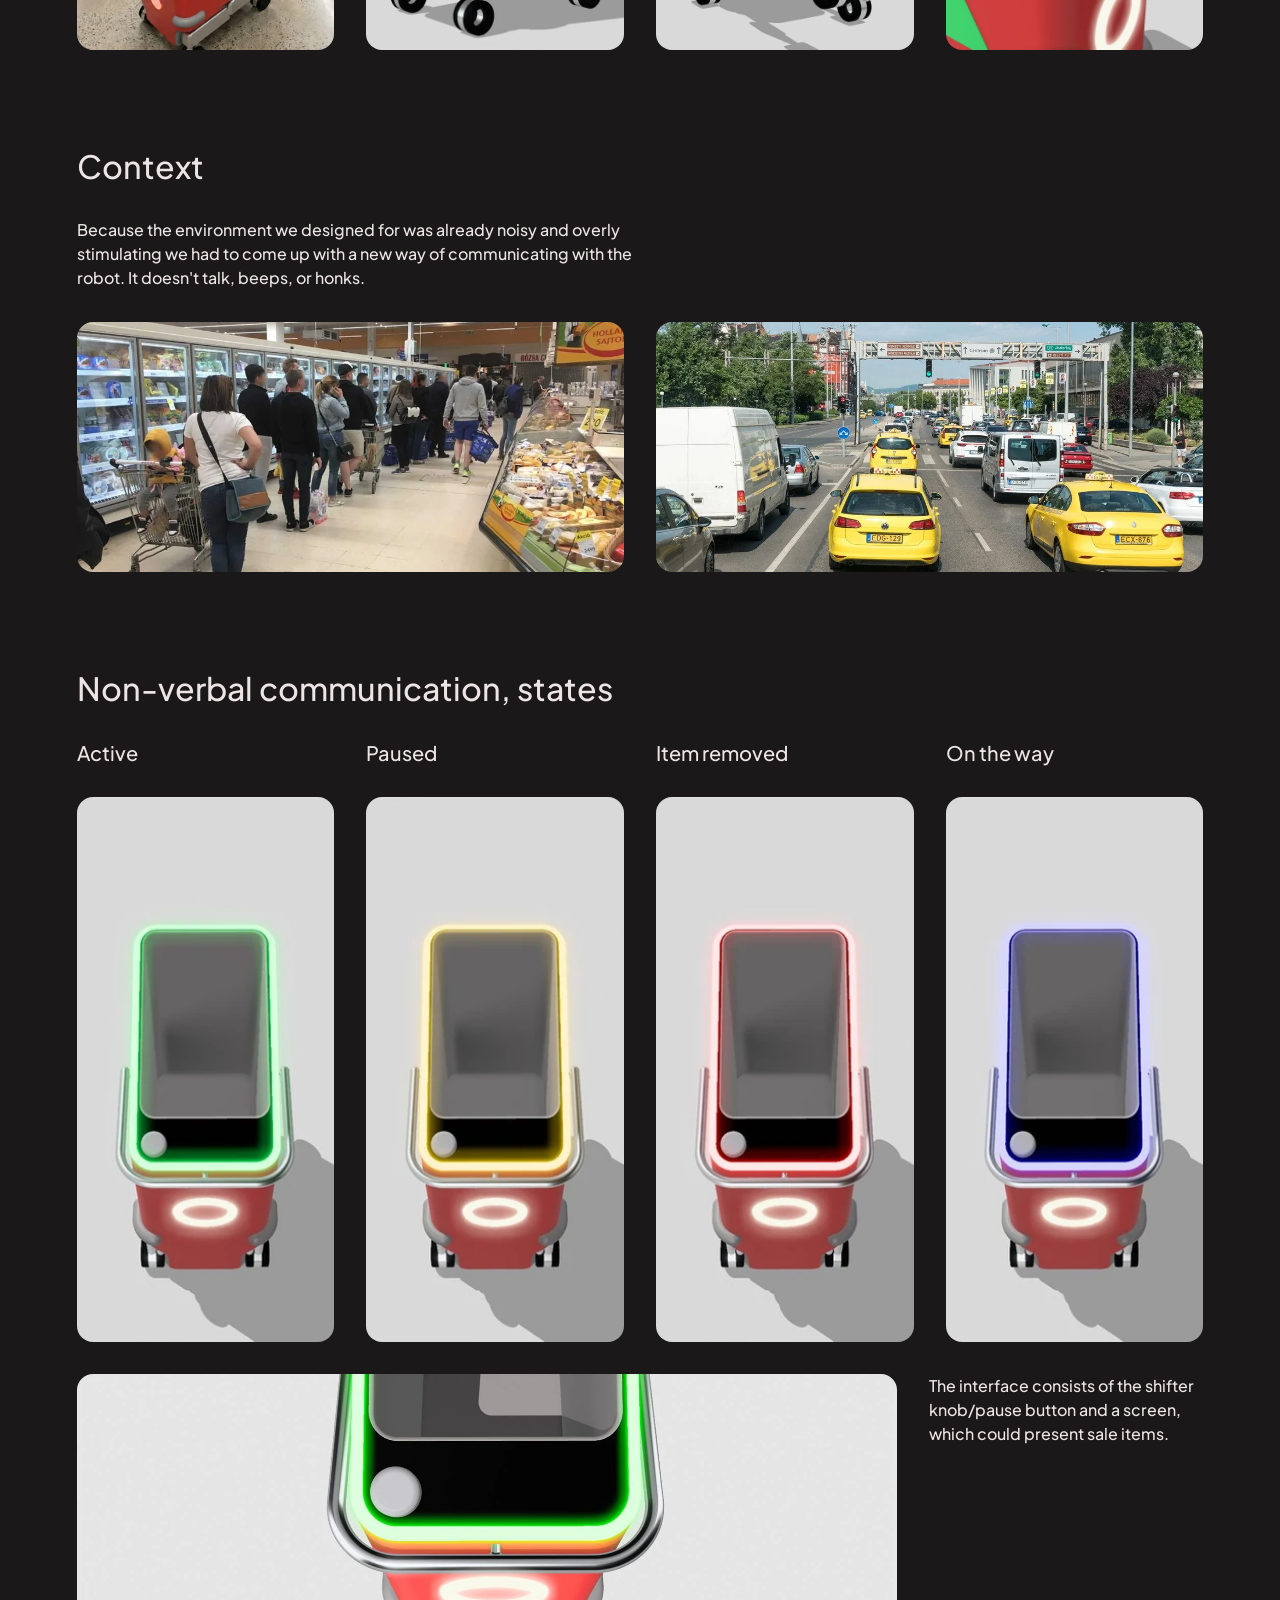
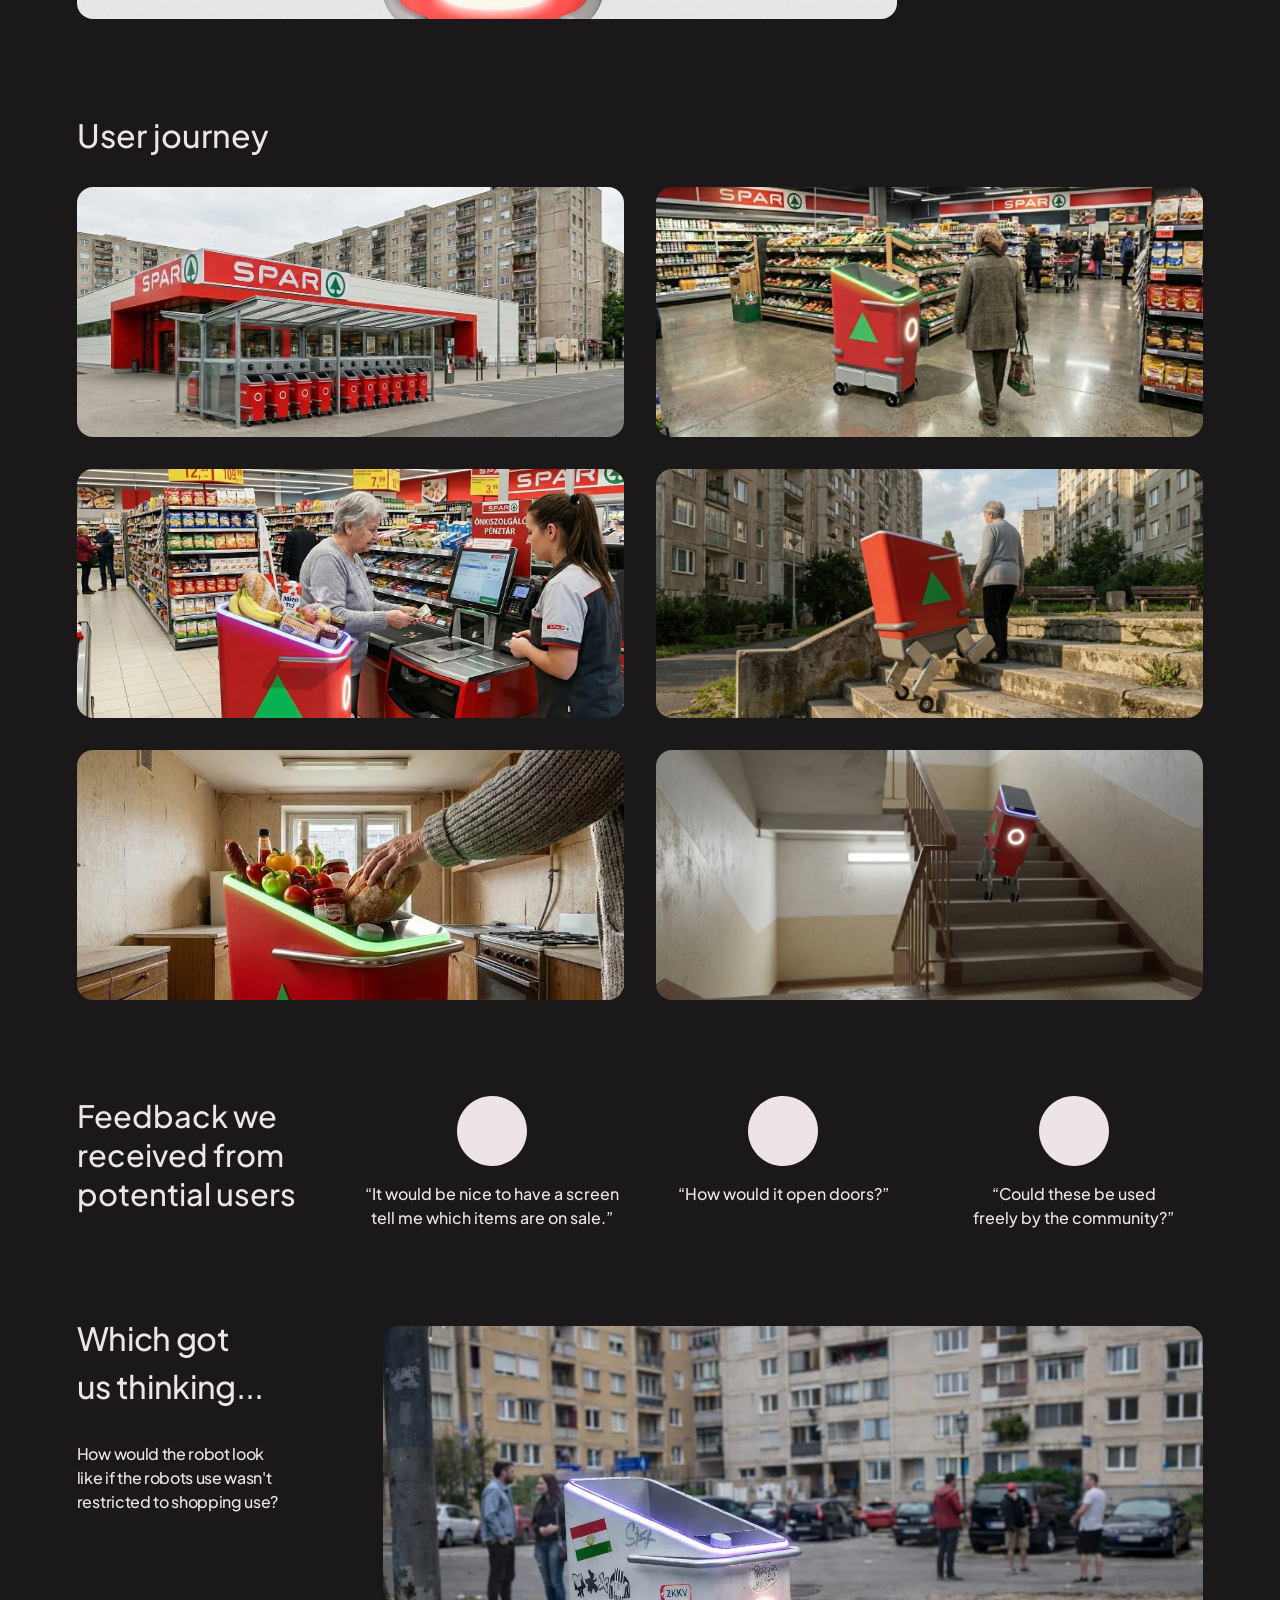
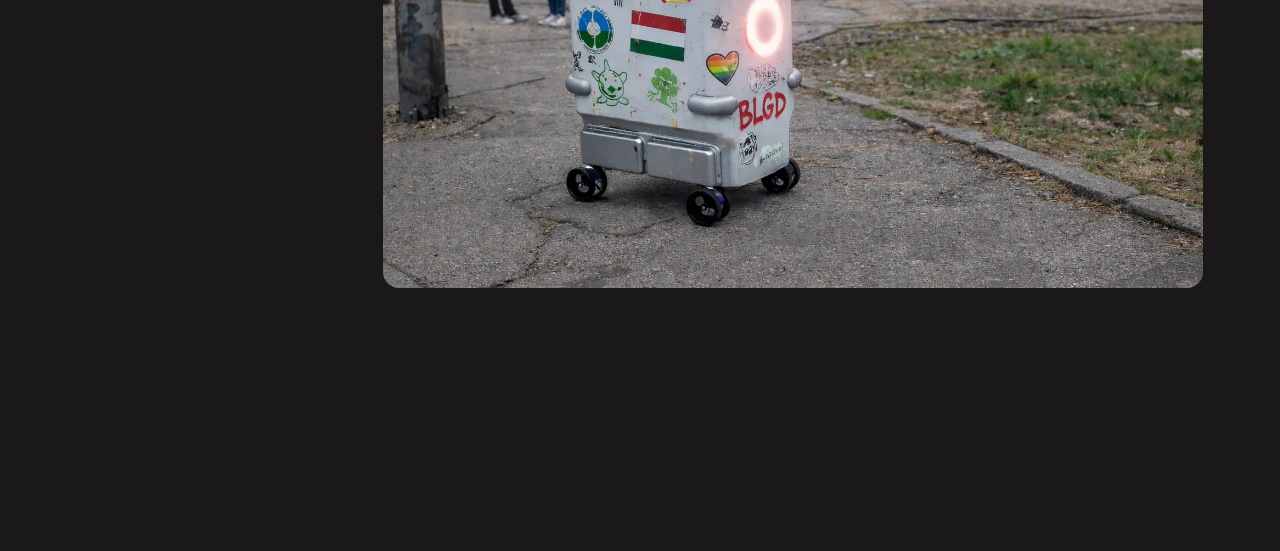
<file: projects/project-teve.html>
<!DOCTYPE html>
<html lang="en">
<head>
<meta charset="UTF-8">
<meta name="viewport" content="width=device-width, initial-scale=1.0">
<title>Project TEVE: Easing shopping for the elderly — Lajos Tamás Jakab</title>
<meta name="description" content="We designed the first community-used robot concept to create an inclusive shopping experience for the elderly.">
<!-- Favicon. Files are not in the repo yet - see assets/favicon/README.md.
     Relative, not root-relative, so they keep working if the site is ever
     deployed to a subpath rather than a domain root. -->
<link rel="icon" href="../assets/favicon/favicon.svg" type="image/svg+xml">
<link rel="icon" href="../assets/favicon/favicon.ico" sizes="32x32">
<link rel="apple-touch-icon" href="../assets/favicon/apple-touch-icon.png">

<!-- Open Graph / X. og:url and og:image MUST be absolute - relative paths
     are silently dropped by every scraper - so they are built from the
     real domain below (https://lajostamasjakab.eu), consistent across
     all 8 pages. -->
<meta property="og:type" content="article">
<meta property="og:site_name" content="Lajos Tamás Jakab">
<meta property="og:locale" content="en_GB">
<meta property="og:title" content="Project TEVE: Easing shopping for the elderly — Lajos Tamás Jakab">
<meta property="og:description" content="We designed the first community-used robot concept to create an inclusive shopping experience for the elderly.">
<meta property="og:url" content="https://lajostamasjakab.eu/projects/project-teve.html">
<meta property="og:image" content="https://lajostamasjakab.eu/assets/images/og/project-teve.jpg">
<meta property="og:image:alt" content="Project TEVE — shopping robot concept cover image.">

<meta name="twitter:card" content="summary_large_image">
<meta name="twitter:title" content="Project TEVE: Easing shopping for the elderly — Lajos Tamás Jakab">
<meta name="twitter:description" content="We designed the first community-used robot concept to create an inclusive shopping experience for the elderly.">
<meta name="twitter:image" content="https://lajostamasjakab.eu/assets/images/og/project-teve.jpg">
<meta name="twitter:image:alt" content="Project TEVE — shopping robot concept cover image.">

<link rel="preconnect" href="https://fonts.googleapis.com">
<link rel="preconnect" href="https://fonts.gstatic.com" crossorigin>
<link href="https://fonts.googleapis.com/css2?family=Plus+Jakarta+Sans:ital,wght@0,400;0,500;0,600;0,700;1,500&display=swap" rel="stylesheet">
<link rel="stylesheet" href="../assets/css/style.css?v=055e371e">
<link rel="stylesheet" href="../assets/css/project.css?v=115504f8">
<link rel="stylesheet" href="../assets/css/microinteractions.css?v=192e30d6">
<!-- Deferred (runs after parsing, as before) but render-blocking: nothing
     paints until main.js has run, so the first frame — including the one a
     page transition animates into — is already laid out. -->
<script src="../assets/js/main.js?v=a20a91b1" defer blocking="render"></script>
</head>
<body class="bg-dark project-page">

  <a class="skip-link" href="#main">Skip to content</a>

  <header class="site-header" id="top">
    <a class="logo" href="../index.html">Lajos Tamás Jakab</a>

    <button class="nav-toggle" id="navToggle" aria-label="Toggle navigation menu" aria-expanded="false" aria-controls="navMenu">
      <span></span><span></span><span></span>
    </button>

    <nav class="nav-menu" id="navMenu">
      <a href="../index.html#work" class="nav-link">WORK</a>
      <a href="../about.html" class="nav-link">ABOUT</a>
      <a href="../index.html#contact" class="nav-link">CONTACT</a>
    </nav>
  </header>

  <main class="project-container" id="main" tabindex="-1">

    <!-- Hero -->
    <section class="project-section" aria-label="Overview">
      <div class="hero-image">
        <img src="../assets/images/project-teve/hero-main.webp" alt="TEVE robot concept in a supermarket aisle" width="1600" height="900">
      </div>
      <div class="hero-description">
        <div class="hero-text">
          <h1>Project TEVE: <br><span class="meta-line">Easing shopping</span> <span class="meta-line">for the elderly</span></h1>
          <div class="hero-tagline">
            <p>[<span class="bracket-label">one week project</span>]</p>
            <p>We designed the first community-used robot concept to create an inclusive shopping experience.</p>
          </div>
        </div>
        <div class="hero-meta">
          <p>2026</p>
          <p>Robot design, UX</p>
          <p><span class="meta-line">Consultants:</span> <span class="meta-line">David Yann Robert, Renáta Dezső</span></p>
          <p><span class="meta-line">Team:</span> <span class="meta-line">Dóra Vajas</span></p>
        </div>
      </div>
    </section>

    <!-- Human-Robot Interaction Course -->
    <section class="project-section" aria-label="Human-Robot Interaction Course">
      <div class="media-row">
        <div class="media-row-text">
          <h2>Human-Robot <br>Interaction Course</h2>
          <p>My peers and I were lucky enough to participate in a week-long bootcamp held by former Boston Dynamics <strong>Human-Robot Interactions expert David Yann Robert</strong> and pick up some of his knowledge.</p>
        </div>
        <div class="media-row-image">
          <img src="../assets/images/project-teve/course-photo.webp" alt="Group photo of the Human-Robot Interaction Course participants" width="1600" height="1067" loading="lazy" decoding="async">
        </div>
      </div>
    </section>

    <!-- Problem -->
    <section class="project-section section-interleaved" aria-label="Problem">
      <div class="section-intro">
        <h2 class="project-section-title">Problem</h2>
        <div class="text-block">
          <p>Hungary has an aging population with roughly 21% of citizens over the age of 65 with varied health states.</p>
          <p><strong>Day-to-day shopping presents a significant challenge for them: Lifting and carrying heavy grocery bags, or depending on others to do so.</strong></p>
        </div>
      </div>

      <div class="grid-4 photo-row">
        <div class="span-2 gallery-tinted">
          <img class="crop-img" style="left:15.79%; top:1.89%; width:68.42%; height:100%;" src="../assets/images/project-teve/problem-gallery-1.webp" alt="Abstract chart illustrating the aging population data" width="1059" height="706" loading="lazy" decoding="async">
        </div>
        <div class="span-1"><img src="../assets/images/project-teve/problem-gallery-2.webp" alt="An elderly woman carrying heavy grocery bags" width="689" height="1034" loading="lazy" decoding="async"></div>
        <div class="span-1"><img src="../assets/images/project-teve/problem-gallery-3.webp" alt="An elderly person shopping for groceries" width="689" height="1034" loading="lazy" decoding="async"></div>
      </div>
    </section>

    <!-- Solution -->
    <section class="project-section" aria-label="Solution">
      <div class="media-row">
        <div class="media-row-text">
          <h2>Solution</h2>
          <p>We came up with a community robot companion which not only <strong>scans every item you put inside</strong> of it during shopping, but <strong>carries the groceries to your kitchen.</strong></p>
          <p>Its handlebars are there to support you all along the journey.</p>
        </div>
        <div class="media-row-image">
          <img class="crop-img" style="left:-9.63%; top:0; width:126.69%; height:100%;" src="../assets/images/project-teve/solution-photo.webp" alt="The TEVE robot companion carrying groceries" width="1600" height="800" loading="lazy" decoding="async">
        </div>
      </div>

      <div class="grid-4 feature-row">
        <div class="feature-item span-1">
          <p>High payload, to carry all kinds of groceries, with a lifting basket.</p>
          <div class="detail-square">
            <img class="crop-img" style="left:-82.11%; top:-11.98%; width:250.36%; height:123.8%;" src="../assets/images/project-teve/feature-1.webp" alt="Detail of the TEVE robot's lifting basket" width="1600" height="791" loading="lazy" decoding="async">
          </div>
        </div>
        <div class="feature-item span-1">
          <p>Bumpers, tail- and headlights for navigating traffic.</p>
          <div class="detail-square">
            <img class="crop-img" style="left:-106.29%; top:-52.19%; width:304.38%; height:152.19%;" src="../assets/images/project-teve/feature-2.webp" alt="Detail of the TEVE robot's bumpers and lights" width="1600" height="800" loading="lazy" decoding="async">
          </div>
        </div>
        <div class="feature-item span-1">
          <p>A quadruped, transforming based on terrain.</p>
          <div class="detail-square">
            <img class="crop-img" style="left:-96.68%; top:0.17%; width:262.04%; height:131.02%;" src="../assets/images/project-teve/feature-3.webp" alt="Detail of the TEVE robot's quadruped legs" width="1600" height="800" loading="lazy" decoding="async">
          </div>
        </div>
        <div class="feature-item span-1">
          <p>A mode shifter which also acts as an emergency stop button for safety.</p>
          <div class="detail-square">
            <img src="../assets/images/project-teve/feature-4.webp" alt="Detail of the TEVE robot's mode shifter and emergency stop button" width="1068" height="534" loading="lazy" decoding="async">
          </div>
        </div>
      </div>
    </section>

    <!-- Context -->
    <section class="project-section" aria-label="Context">
      <div class="section-intro">
        <h2 class="project-section-title">Context</h2>
        <p class="project-section-lead">Because the environment we designed for was already noisy and overly stimulating we had to come up with a new way of communicating with the robot. It doesn't talk, beeps, or honks.</p>
      </div>
      <div class="grid-4 photo-row">
        <div class="span-2"><img src="../assets/images/project-teve/context-gallery-1.webp" alt="A busy, noisy shopping environment" width="941" height="706" loading="lazy" decoding="async"></div>
        <div class="span-2"><img src="../assets/images/project-teve/context-gallery-2.webp" alt="A busy traffic scene the robot must navigate" width="1000" height="667" loading="lazy" decoding="async"></div>
      </div>
    </section>

    <!-- Non-verbal communication, states -->
    <section class="project-section" aria-label="Non-verbal communication, states">
      <h2 class="project-section-title" style="width:581px; max-width:100%;">Non-verbal communication, states</h2>

      <div class="grid-4 method-row">
        <div class="step-item span-1">
          <p>Active</p>
          <div class="step-image"><img src="../assets/images/project-teve/step-active.webp" alt="TEVE robot in its active state, light glowing green" width="1068" height="534" loading="lazy" decoding="async"></div>
        </div>
        <div class="step-item span-1">
          <p>Paused</p>
          <div class="step-image"><img src="../assets/images/project-teve/step-paused.webp" alt="TEVE robot in its paused state, light glowing yellow" width="1068" height="534" loading="lazy" decoding="async"></div>
        </div>
        <div class="step-item span-1">
          <p>Item removed</p>
          <div class="step-image"><img src="../assets/images/project-teve/step-item-removed.webp" alt="TEVE robot signaling an item was removed, light glowing red" width="1068" height="534" loading="lazy" decoding="async"></div>
        </div>
        <div class="step-item span-1">
          <p style="--label-tracking:-0.5px;">On the way</p>
          <div class="step-image"><img src="../assets/images/project-teve/step-on-the-way.webp" alt="TEVE robot on its way, light glowing purple" width="1068" height="534" loading="lazy" decoding="async"></div>
        </div>
      </div>

      <div class="footer-detail-row">
        <div class="footer-detail-image">
          <img class="crop-img" style="left:0; top:-35.47%; width:100%; height:167.17%;" src="../assets/images/project-teve/step-detail.webp" alt="Detail of the TEVE robot's shifter knob and screen interface" width="1600" height="800" loading="lazy" decoding="async">
        </div>
        <p>The interface consists of the shifter knob/pause button and a screen, which could present sale items.</p>
      </div>
    </section>

    <!-- User journey -->
    <section class="project-section journey-grid" aria-label="User journey">
      <h2 class="project-section-title" style="width:580px; max-width:100%;">User journey</h2>

      <div class="grid-4 photo-row">
        <div class="span-2"><img class="crop-img" style="left:-13.75%; top:-27.21%; width:127.51%; height:136.27%;" src="../assets/images/project-teve/journey-gallery-1.webp" alt="User approaching the TEVE robot at the store entrance" width="1600" height="783" loading="lazy" decoding="async"></div>
        <div class="span-2"><img class="crop-img" style="left:-7.46%; top:-19.62%; width:114.92%; height:123.24%;" src="../assets/images/project-teve/journey-gallery-2.webp" alt="User loading groceries into the TEVE robot" width="1600" height="783" loading="lazy" decoding="async"></div>
      </div>
      <div class="grid-4 photo-row">
        <div class="span-2"><img class="crop-img" style="left:0; top:-9.06%; width:105.26%; height:112.49%;" src="../assets/images/project-teve/journey-gallery-3.webp" alt="User shopping alongside the TEVE robot" width="1600" height="783" loading="lazy" decoding="async"></div>
        <div class="span-2"><img class="crop-img" style="left:-3.7%; top:-2.43%; width:107.4%; height:112.62%;" src="../assets/images/project-teve/journey-gallery-4.webp" alt="User interacting with the TEVE robot's screen" width="1472" height="704" loading="lazy" decoding="async"></div>
      </div>
      <div class="grid-4 photo-row">
        <div class="span-2"><img class="crop-img" style="left:-12.51%; top:0.04%; width:125.01%; height:133.64%;" src="../assets/images/project-teve/journey-gallery-5.webp" alt="TEVE robot following the user through the parking lot" width="1024" height="501" loading="lazy" decoding="async"></div>
        <div class="span-2"><img class="crop-img" style="left:-0.02%; top:-16.36%; width:113.52%; height:119.03%;" src="../assets/images/project-teve/journey-gallery-6.webp" alt="TEVE robot delivering groceries to the user's home" width="1472" height="704" loading="lazy" decoding="async"></div>
      </div>
    </section>

    <!-- Feedback -->
    <section class="project-section" aria-label="Feedback">
      <div class="feedback-row">
        <h2 class="feedback-heading">Feedback we received from potential users</h2>
        <div class="feedback-bubble">
          <img src="../assets/images/project-teve/feedback-bubble.svg" alt="" aria-hidden="true" loading="lazy" decoding="async">
          <p>&ldquo;It would be nice to have a screen tell me which items are on sale.&rdquo;</p>
        </div>
        <div class="feedback-bubble">
          <img src="../assets/images/project-teve/feedback-bubble.svg" alt="" aria-hidden="true" loading="lazy" decoding="async">
          <p>&ldquo;How would it open doors?&rdquo;</p>
        </div>
        <div class="feedback-bubble">
          <img src="../assets/images/project-teve/feedback-bubble.svg" alt="" aria-hidden="true" loading="lazy" decoding="async">
          <p>&ldquo;Could these be used freely by the community?&rdquo;</p>
        </div>
      </div>
    </section>

    <!-- Which got us thinking -->
    <section class="project-section" aria-label="Which got us thinking">
      <div class="media-row">
        <div class="media-row-text">
          <h2>Which got us thinking...</h2>
          <p>How would the robot look like if the robots use wasn't restricted to shopping use?</p>
        </div>
        <div class="media-row-image">
          <img src="../assets/images/project-teve/final-photo.webp" alt="Concept sketch of the TEVE robot used outside of shopping contexts" width="1536" height="1024" loading="lazy" decoding="async">
        </div>
      </div>
    </section>
  </main>

  <footer class="project-footer">
    <div class="footer-group">
      <a class="footer-pill footer-pill--dark" href="../index.html#work">
        CLOSE
        <img src="../assets/images/icons/close.svg" alt="" width="14" height="14">
      </a>
    </div>
    <a class="footer-pill footer-pill--light" href="hachi-mobile-app.html">
      NEXT PROJECT
      <img src="../assets/images/icons/eye.svg" alt="" width="22" height="16">
    </a>
  </footer>

</body>
</html>
</file>
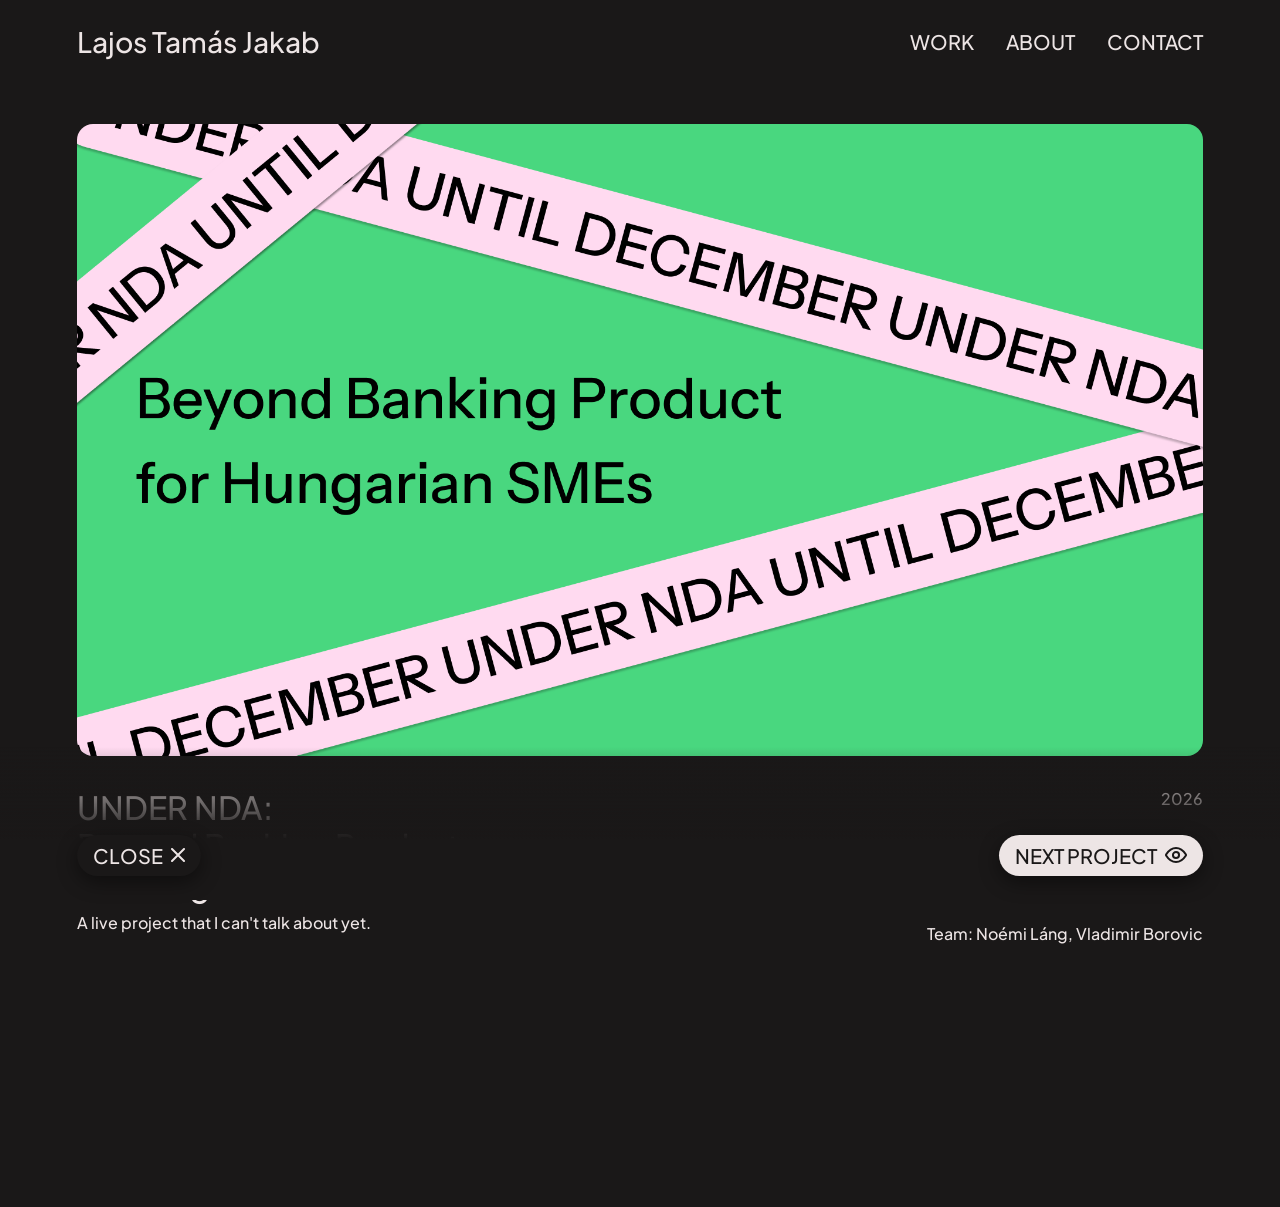
<file: projects/under-nda-banking.html>
<!DOCTYPE html>
<html lang="en">
<head>
<meta charset="UTF-8">
<meta name="viewport" content="width=device-width, initial-scale=1.0">
<title>Under NDA: Beyond Banking Product — Lajos Tamás Jakab</title>
<meta name="description" content="A live banking product for Hungarian SMEs — currently under NDA.">
<!-- Favicon. Files are not in the repo yet - see assets/favicon/README.md.
     Relative, not root-relative, so they keep working if the site is ever
     deployed to a subpath rather than a domain root. -->
<link rel="icon" href="../assets/favicon/favicon.svg" type="image/svg+xml">
<link rel="icon" href="../assets/favicon/favicon.ico" sizes="32x32">
<link rel="apple-touch-icon" href="../assets/favicon/apple-touch-icon.png">

<!-- Open Graph / X. og:url and og:image MUST be absolute - relative paths
     are silently dropped by every scraper - so they are built from the
     real domain below (https://lajostamasjakab.eu), consistent across
     all 8 pages. -->
<meta property="og:type" content="article">
<meta property="og:site_name" content="Lajos Tamás Jakab">
<meta property="og:locale" content="en_GB">
<meta property="og:title" content="Under NDA: Beyond Banking Product — Lajos Tamás Jakab">
<meta property="og:description" content="A live banking product for Hungarian SMEs — currently under NDA.">
<meta property="og:url" content="https://lajostamasjakab.eu/projects/under-nda-banking.html">
<meta property="og:image" content="https://lajostamasjakab.eu/assets/images/og/under-nda-banking.jpg">
<meta property="og:image:alt" content="Under NDA: Beyond Banking Product for Hungarian SMEs — cover image.">

<meta name="twitter:card" content="summary_large_image">
<meta name="twitter:title" content="Under NDA: Beyond Banking Product — Lajos Tamás Jakab">
<meta name="twitter:description" content="A live banking product for Hungarian SMEs — currently under NDA.">
<meta name="twitter:image" content="https://lajostamasjakab.eu/assets/images/og/under-nda-banking.jpg">
<meta name="twitter:image:alt" content="Under NDA: Beyond Banking Product for Hungarian SMEs — cover image.">

<link rel="preconnect" href="https://fonts.googleapis.com">
<link rel="preconnect" href="https://fonts.gstatic.com" crossorigin>
<link href="https://fonts.googleapis.com/css2?family=Plus+Jakarta+Sans:ital,wght@0,400;0,500;0,600;0,700;1,500&display=swap" rel="stylesheet">
<link rel="stylesheet" href="../assets/css/style.css?v=055e371e">
<link rel="stylesheet" href="../assets/css/project.css?v=115504f8">
<link rel="stylesheet" href="../assets/css/microinteractions.css?v=192e30d6">
<!-- Deferred (runs after parsing, as before) but render-blocking: nothing
     paints until main.js has run, so the first frame — including the one a
     page transition animates into — is already laid out. -->
<script src="../assets/js/main.js?v=a20a91b1" defer blocking="render"></script>
</head>
<body class="bg-dark project-page">

  <a class="skip-link" href="#main">Skip to content</a>

  <header class="site-header" id="top">
    <a class="logo" href="../index.html">Lajos Tamás Jakab</a>

    <button class="nav-toggle" id="navToggle" aria-label="Toggle navigation menu" aria-expanded="false" aria-controls="navMenu">
      <span></span><span></span><span></span>
    </button>

    <nav class="nav-menu" id="navMenu">
      <a href="../index.html#work" class="nav-link">WORK</a>
      <a href="../about.html" class="nav-link">ABOUT</a>
      <a href="../index.html#contact" class="nav-link">CONTACT</a>
    </nav>
  </header>

  <main class="project-container" id="main" tabindex="-1">

    <!-- Hero -->
    <section class="project-section" aria-label="Overview">
      <div class="hero-image">
        <img src="../assets/images/under-nda-banking/main-image.webp" alt="Under NDA: Beyond Banking Product for Hungarian SMEs — cover graphic" width="1920" height="1080">
      </div>
      <div class="hero-description">
        <div class="hero-text">
          <h1>UNDER NDA: <br>Beyond Banking Product <br>for Hungarian SMEs</h1>
          <p>A live project that I can't talk about yet.</p>
        </div>
        <div class="hero-meta">
          <p>2026</p>
          <p>UX / UI</p>
          <p><span class="meta-line">Consultants:</span> <span class="meta-line">Laís Kantor,</span> <span class="meta-line">Norbert Krizsán</span></p>
          <p><span class="meta-line">Team:</span> <span class="meta-line">Noémi Láng,</span> <span class="meta-line">Vladimir Borovic</span></p>
        </div>
      </div>
    </section>
  </main>

  <footer class="project-footer">
    <div class="footer-group">
      <a class="footer-pill footer-pill--dark" href="../index.html#work">
        CLOSE
        <img src="../assets/images/icons/close.svg" alt="" width="14" height="14">
      </a>
    </div>
    <a class="footer-pill footer-pill--light" href="project-teve.html">
      NEXT PROJECT
      <img src="../assets/images/icons/eye.svg" alt="" width="22" height="16">
    </a>
  </footer>

</body>
</html>
</file>
<file: assets/css/style.css>
/* =========================================================
   Lajos Tamás Jakab — Portfolio
   Landing page styles
   Design source: Figma "Portfolio_website" — Landing page (node 199:523)
   =========================================================

   BREAKPOINTS — the one set every stylesheet in this project uses.
   Declared here because style.css loads first on every page.

     desktop   > 900px    full design layout
     tablet   <= 900px    multi-column grids collapse (4->2, 2->1), the
                          nav becomes the hamburger overlay
     mobile   <= 600px    everything is a single column, --gutter stops
                          scaling and pins to 24px, type steps down

   These two numbers are it. style.css, project.css and about.css all
   break at exactly 900px and 600px, so the nav, the landing grids and
   the project grids always agree on where "tablet" and "mobile" begin.
   (Before this was consolidated the three files broke at 1023/900/767,
   1360/900/560 and 900/560 respectively, which is why at ~780px the nav
   was still in its desktop form while project grids had already
   collapsed to 2 columns.)

   COMPONENT-SPECIFIC EXCEPTIONS — a component may add ONE extra
   breakpoint of its own when a real measured constraint forces it, but
   it must be commented with the reason at the @media rule. Current
   exceptions, both at 1360px (the viewport width at which the 1194px
   container finally reaches its full design width, so both are really
   "the design width no longer fits"):
     - project.css  .ia-row      — 3 fixed-width boxes stop fitting
     - about.css    .about-grid  — the 4-col photo grid's text column
                                   drops under ~274px and stops reading

   CONTAINER — one shared centered measure, --container-max (1194px),
   used by .site-header, .work-section, .contact-section, .wheel-stage,
   .project-container and .about-container so every page's content sits
   on the same left and right edge. Two ways to apply it, both landing
   on an identical (100% - 1194px) / 2 inset once the viewport is wide
   enough:
     - block containers:  max-width: calc(var(--container-max) + 2 * var(--gutter));
                          margin-inline: auto; padding-inline: var(--gutter);
     - full-bleed bars:   padding-inline: max(var(--gutter), calc((100% - var(--container-max)) / 2));
   The second form is for elements whose own background must still span
   the full viewport (the sticky header), where a max-width would cut
   the background short.
   ========================================================= */

:root {
  --color-bg: #1a1818;
  --color-text: #ede5e5;
  --color-white: #ffffff;
  --color-icon-bg: #ede5e5;
  --color-icon-fg: #1a1818;

  --font-main: 'Plus Jakarta Sans', -apple-system, BlinkMacSystemFont, 'Segoe UI', sans-serif;

  /* 1194px, not the 1192px this used to say: 1194 is the number the
     project and about pages were already hardcoding as a literal, and
     the landing grids divide into it exactly (4 columns + 3x32px gaps
     = 4 x 274.5px, the design's 274px card). The old 1192 token was
     referenced by nothing at all, so nothing depended on it. */
  --container-max: 1194px;
  --gutter: clamp(24px, 6vw, 124px);

  /* The space below the last thing on every page — the last section on
     index and about, the CLOSE / NEXT PROJECT pills on a project page and
     on the 404. One number, so every page ends the same way.

     This used to be four unrelated rules that happened to disagree:
     index ended 115px under its last card, about 161px, a project page
     138px under its pills (195px on a phone, because that padding tracked
     the footer's measured height rather than any design value) and the
     404 24px. The value is the landing page's, because it is the only one
     of the four that came from the design: 48px is the rhythm of the
     375px frames, and 8vw grows it to 120px on a wide screen. */
  --page-end: clamp(48px, 8vw, 120px);

  --radius-lg: 16px;
  --radius-pill: 999px;

  /* The display size shared by the four big page words — SPIN, WORK,
     CONTACT, ABOUT (and the 404's "404"). They read as one family and the
     design draws them at one size, so they take one value. They used to
     have two rules that only agreed on wide screens and on phones: SPIN
     was clamp(56px, 12vw, 128px) and the section titles clamp(48px, 9vw,
     128px), i.e. 108 against 92 at 1024px wide, 92 against 69 at 768. And
     once SPIN started shrinking to fit a short window (see the SPIN hero
     block), it was 100 against 128 at 1515x730. SPIN's rule is the one
     kept, so SPIN is unchanged everywhere; the section titles follow it. */
  --display-size: clamp(56px, 12vw, 128px);
}

/* From 601px up, the display size also shrinks to fit a short window,
   together with the rest of the SPIN hero. --fit-u is "one design pixel"
   at the current scale:
     (window height - header) / 818   clamped to 0.7px ... 1px
   818 is the SPIN hero's natural height (measured, section top to wheel
   bottom), so the hero's design values times --fit-u add up to exactly
   the space below the header. It is defined here, not on the hero, so the
   section titles on every page scale by the same factor as SPIN. Below
   601px the phone layout has its own measured sizes and phones are tall
   enough that nothing needs fitting. */
@media (min-width: 601px) {
  :root {
    --fit-u: clamp(0.7px, (100svh - var(--header-height, 88px)) / 818, 1px);
    --display-size: min(clamp(56px, 12vw, 128px), 128 * var(--fit-u));
  }
}

* { box-sizing: border-box; }

html {
  scroll-behavior: smooth;
}

/* Gentle opening animation: a quick, subtle fade on every page load so a
   project page (reached from the WORK grid or a SPIN wheel card) settles
   in instead of just popping into view. Kept short and understated on
   purpose — this should read as the page "arriving", not as a showy
   transition.
   opacity-only, deliberately: an earlier version also animated
   `transform: translateY(...)` on body. Any element with a computed
   transform other than `none` — even mid-animation, even a momentary
   no-op one — becomes the containing block for its position:fixed
   descendants, so for the animation's full 0.45s .nav-menu's fixed
   inset:0 resolved against body's animated box instead of the viewport
   (offsetParent became BODY, height ~4210px instead of 900px, and the
   page gained real horizontal scroll). Dropping the fill-mode only fixed
   the state *after* the animation finished — the transform was still
   live for the 450ms the animation was running, and on a backgrounded
   tab (rAF throttled) it can sit part-way through indefinitely. Animating
   opacity only means body's transform is `none` for the animation's
   entire lifetime, so this containing-block bug can't happen at all. */
@keyframes page-enter {
  from {
    opacity: 0;
  }
  to {
    opacity: 1;
  }
}

body {
  animation: page-enter 0.45s ease-out;
  margin: 0;
  background: var(--color-bg);
  color: var(--color-text);
  font-family: var(--font-main);
  font-weight: 500;
  line-height: normal;
  -webkit-font-smoothing: antialiased;
}

/* Reduced motion is honoured across the whole site, not just the page
   fade. The four things that actually move here:
     - body's page-enter fade (below)
     - .spin-arrow's `bob`, which loops forever — the worst offender,
       since an infinite animation never stops asking for attention
     - html's smooth scrolling, which turns every anchor jump and every
       "back to top" into a long animated travel
     - the SPIN wheel's 3.2s spin with motion blur, and the three
       Mercedes Aura videos: both live in main.js, which reads the same
       query (the wheel jumps straight to its landed state; the videos
       never autoplay or even download). */
@media (prefers-reduced-motion: reduce) {
  html {
    scroll-behavior: auto;
  }

  body {
    animation: none;
  }

  .spin-arrow {
    animation: none;
  }

  /* The scroll-direction auto-hide also honours this setting, but its rules
     are NOT here — see .site-header.is-hidden below and
     .project-footer.is-hidden in project.css. Both guards have to sit
     immediately after the rule they undo, because a media query adds no
     specificity of its own: written up here they would tie with the hiding
     rules and lose to them on source order. */
}

img { max-width: 100%; display: block; }

/* Every paragraph's spacing is set deliberately via an explicit `gap`
   on its flex container — the browser's default ~1em p margin doesn't
   collapse inside a flex container the way it would in normal block
   flow, so left alone it stacks on top of that gap and produces
   inconsistent spacing between adjacent text blocks. */
p { margin: 0; }

/* =========================
   Line breaking
   -------------------------
   The browser's default greedy wrap fills each line to the brim and dumps
   whatever is left on the last one, which is what produced the stranded
   single words all over the site — "flow.", "them", "software.", "(P1)" —
   and first lines noticeably shorter than the ones under them.

   Two different tools, because they solve different halves of it:

     text-wrap: pretty   looks ahead so the last line is never left with a
                         lone word. Correct for running copy: it only
                         adjusts the tail, so long paragraphs keep their
                         even colour.
     text-wrap: balance  evens the length of every line in the block. Right
                         for short display text, wrong for long copy — and
                         it self-limits anyway, since browsers stop
                         balancing past about six lines.

   Headings and short labels get `balance`; running copy gets `pretty`.
   The narrow 274px columns override to `balance` in project.css — see the
   note there for why `pretty` cannot help at that measure.

   Chosen over nudging letter-spacing to force better breaks: a spacing
   tweak only holds at the one width it was tuned for, and every other
   viewport re-wraps somewhere else. These two properties re-solve the
   break at every width instead. Both degrade to the old greedy wrap on a
   browser that lacks them, so nothing breaks. */
h1, h2, h3 {
  text-wrap: balance;
}

p, li {
  text-wrap: pretty;
}

a {
  color: inherit;
  text-decoration: none;
}

button {
  font-family: inherit;
  cursor: pointer;
}

section {
  padding-inline: var(--gutter);
}

.section-title {
  font-weight: 500;
  font-size: var(--display-size);
  color: var(--color-white);
  margin: 0;
  line-height: 1;
  word-break: break-word;
}

/* =========================
   Skip link
   -------------------------
   First focusable element on the page, so a keyboard or screen-reader
   user can jump past the header/nav straight to the content instead of
   tabbing through it on every page.

   Hidden with the clip-path technique rather than display:none or
   visibility:hidden — both of those would also remove it from the focus
   order, which defeats the point. On :focus it switches to position:
   fixed so it lands in the same top-left spot whatever the scroll
   position, above the sticky header's z-index:30. No transition: it must
   appear instantly on focus, and animating it in would be one more thing
   to have to suppress for reduced motion.
   ========================= */

.skip-link {
  position: absolute;
  width: 1px;
  height: 1px;
  margin: -1px;
  padding: 0;
  overflow: hidden;
  clip-path: inset(50%);
  white-space: nowrap;
  border: 0;
}

.skip-link:focus {
  position: fixed;
  top: 12px;
  left: 12px;
  z-index: 100;
  width: auto;
  height: auto;
  margin: 0;
  padding: 12px 20px;
  overflow: visible;
  clip-path: none;
  border-radius: var(--radius-pill);
  background: var(--color-icon-bg);
  color: var(--color-bg);
  font-size: 16px;
  font-weight: 500;
  text-decoration: none;
}

/* The landed SPIN card receives focus when the wheel stops (see
   main.js), so it needs a focus ring that reads on top of a photo —
   the brightness bump the cards already carry for hover is far too
   subtle to serve as a keyboard focus indicator on its own. */
.wheel-card:focus-visible {
  outline: 3px solid var(--color-white);
  outline-offset: 4px;
}

/* =========================
   Header
   ========================= */

.site-header {
  display: flex;
  align-items: center;
  justify-content: space-between;
  gap: 24px;
  padding-block: 24px;
  /* Full-bleed form of the shared container (see the CONTAINER note at
     the top of this file). The header's own background has to reach both
     viewport edges — it's the sticky bar everything scrolls under — so
     it can't take a max-width; instead the padding grows past --gutter
     once the viewport exceeds the 1194px measure, landing the logo and
     the nav on exactly the same left/right edge as the page content
     below. Previously this was a flat `var(--gutter)`, which at 1920px
     put the logo at x=115 while about/project content started at x=355 —
     the nav sat 240px to the left of the content it belongs to. */
  padding-inline: max(var(--gutter), calc((100% - var(--container-max)) / 2));
  position: sticky;
  top: 0;
  /* 40, not the 30 the sticky footer also uses. The two never overlap as
     bars — one is pinned to the top, the other to the bottom — but the
     header carries the mobile nav overlay, which covers the whole
     viewport. At a tie the later element in the DOM wins, and
     .project-footer is later, so the overlay opened *underneath* the
     floating NEXT PROJECT / CLOSE pills and left them sitting on top of
     the menu (and still clickable through it). */
  z-index: 40;
  background: var(--color-bg);

  /* Auto-hide on scroll down (main.js adds/removes .is-hidden). Only the
     transition is declared here, NOT a `transform: translateY(0)` resting
     state: a transform of any kind — identity included — makes this element
     the containing block for `position: fixed` descendants, and the mobile
     .nav-menu overlay is exactly that (inset:0, meant to fill the viewport).
     Transitioning from `none` to a translate animates just the same, so a
     visible header keeps `transform: none` and the overlay keeps resolving
     against the viewport. */
  transition: transform 0.35s ease;
}

/* Scrolled out of the way, upwards. The header's background is opaque and
   full-bleed, so translating it by its own height clears it completely —
   no fade needed, and the content underneath is untouched. */
.site-header.is-hidden {
  transform: translateY(-100%);
}

/* The header while the mobile nav overlay is open. Both declarations are
   load-bearing, and `transition: none` is the less obvious one.

   .nav-menu is position:fixed with inset:0 to fill the viewport, and it
   lives inside the header — so the header must have NO transform for the
   whole time the menu is open, identity included, or it becomes the
   overlay's containing block and the menu collapses to the header's own
   box (measured at 375px: 375x58 at top -58, instead of 375x812).

   Dropping .is-hidden is not enough on its own: the transform then ANIMATES
   back to none over 0.35s, and for every one of those 350ms it is still a
   transform — the menu opens inside a header-sized box and grows out of it.
   Killing the transition is what makes the header's transform none in the
   same style recalculation, with no frame in between.

   Written twice, deliberately, and as two SEPARATE rules rather than one
   grouped selector list. An unsupported pseudo-class does not just drop its
   own selector — it invalidates the entire list it appears in, which would
   take the scripted fallback down with it in exactly the browsers the
   fallback exists for. */

/* Preferred: no script involved, and it applies in the very style
   recalculation that adds .is-open, so there is no ordering to get wrong. */
.site-header:has(.nav-menu.is-open) {
  transform: none;
  transition: none;
}

/* Fallback for browsers without :has() (pre-121 Firefox, pre-105 Chrome).
   main.js keeps .is-nav-open in step with .is-open through a
   MutationObserver — a microtask, so it lands before the next paint and is
   never visibly late, but late enough that it should not be the only
   mechanism. The two rules always agree, so it does not matter which wins.
   The second selector exists only to outrank .site-header.is-hidden. */
.site-header.is-nav-open,
.site-header.is-nav-open.is-hidden {
  transform: none;
  transition: none;
}

/* Reduced motion opts out of the auto-hide entirely, rather than making it
   snap: bars flicking in and out on every change of scroll direction is the
   motion this setting exists to spare people, and both bars are navigation —
   leaving them permanently visible is the safe failure. main.js never adds
   .is-hidden in this mode either; this is the CSS-side guarantee for a user
   who turns the setting on mid-scroll with a bar already tucked away.

   Placement is load-bearing: this must follow the rule above, since the two
   have identical specificity (a media query contributes none) and source
   order is all that separates them. Same reason project.css carries the
   footer's copy instead of it being written alongside this one. */
@media (prefers-reduced-motion: reduce) {
  .site-header.is-hidden {
    transform: none;
  }
}

/* Anchor-jump targets that land directly under the sticky header (WORK,
   CONTACT — reached via #work/#contact from any page, including a
   cross-page link from about.html) need breathing room so their heading
   doesn't sit flush against the header edge. scroll-margin-top offsets
   the landing position by the header's own height plus a little extra
   air, for both the smooth scroll-behavior animation and a plain
   same-page hash jump. The header's real height is set as a CSS
   variable by JS (site.js) since it varies with the logo/gutter clamp
   sizes across breakpoints. */
#work,
#contact {
  scroll-margin-top: calc(var(--header-height, 88px) + 24px);
}

/* A project page's CLOSE pill returns to the exact card the user opened
   (id="work-<slug>", see main.js), not just the top of #work — same
   clearance as the section anchors above so the card doesn't land flush
   under the sticky header. */
.project-card {
  scroll-margin-top: calc(var(--header-height, 88px) + 24px);
}

.logo {
  margin: 0;
  font-size: clamp(20px, 2.2vw, 32px);
  /* Pinned, not `normal`: the logo is the tallest thing in the header, so
     its line box IS the header height — and `normal` is whatever metrics
     the font in use happens to have. With display=swap the first paint
     uses the fallback, whose line box is 1.6px taller (90.4 vs 88.8 at
     32px). That height feeds --fit-u, which scales the whole SPIN hero:
     when the webfont swapped in, the wheel rescaled ~2.3px and every card
     shifted ~1px. Chromium/Edge does not always erase the old antialiased
     edge of a rotated, clipped, shadowed card, so the leftover showed as a
     faint hairline beside the yellow card until the next repaint — a spin
     cleared it (user-reported on Edge). 1.275 is exactly what Plus Jakarta
     Sans renders at `normal` (40.8/32), so nothing moves; the fallback now
     matches it, and the hero no longer rescales mid-load. */
  line-height: 1.275;
  font-weight: 500;
  white-space: nowrap;
  transition: opacity 0.2s ease;
}

.logo:hover,
.logo:focus-visible {
  opacity: 0.7;
}

.nav-menu {
  display: flex;
  align-items: center;
  justify-content: flex-end;
  gap: 32px;
  font-size: 20px;
}

.nav-link {
  white-space: nowrap;
  transition: opacity 0.2s ease;
}

.nav-link:hover,
.nav-link:focus-visible {
  opacity: 0.7;
}

.nav-toggle {
  display: none;
  flex-direction: column;
  justify-content: center;
  align-items: center;
  gap: 5px;
  width: 32px;
  height: 32px;
  background: none;
  border: none;
  padding: 0;
  /* The z-index here was inert: it was declared on a `position: static`
     element, where it does nothing at all. The intent was always for the
     burger — which turns into the overlay's close X — to sit above the
     open menu, so it now says so in a way that takes effect, and clears
     the overlay's 40. Above a sticky header this is clamped inside the
     header's own stacking context, which is harmless; on a project page
     under 767px, where the header is deliberately static, it is what
     keeps the X on top of the menu it has to close. */
  position: relative;
  z-index: 50;
}

.nav-toggle span {
  display: block;
  width: 24px;
  height: 2px;
  background: var(--color-text);
  transition: transform 0.25s ease, opacity 0.25s ease;
}

/* =========================
   SPIN section
   ========================= */

.spin-section {
  display: flex;
  flex-direction: column;
  align-items: center;
  gap: 32px;
  padding-top: clamp(24px, 4vw, 40px);
  padding-bottom: 0;
  overflow: hidden;
}

/* SPIN / subtitle / arrow, 32px apart — measured between the glyphs, not
   between the boxes.

   A line box is always taller than the ink inside it, and by a different
   amount for each of these three, so a flat `gap` that looks right on
   paper does not look even on screen. Measured in Plus Jakarta Sans at
   1280px: SPIN's box carries 9.5px of empty space below its cap line
   (line-height:1 sits well inside this font's 1.26em natural line), and
   the subtitle's carries 6.5px above its ascenders. The arrow needs no
   correction — its stroke, round caps included, fills its 16x16 viewBox
   edge to edge, so its box IS its ink.

   So each text element gives back its own dead space as a negative
   margin, and then the single 32px gap is true for all three. The trims
   are ratios of the element's own font-size (9.5/128, 6.5/20), so they
   hold at every clamp step and at the smaller mobile subtitle size
   rather than only at the width they were measured on. --spin-size
   exists so the SPIN trim and SPIN's font-size cannot drift apart.

   .spin-section's own 32px gap already carries this on to the wheel. */
.spin-info {
  --spin-size: var(--display-size);
  display: flex;
  flex-direction: column;
  align-items: center;
  gap: 32px;
  text-align: center;
}

.spin-title-wrap {
  margin: 0;
  line-height: 1;
  margin-bottom: calc(-0.074 * var(--spin-size));
}

.spin-title {
  margin: 0;
  padding: 0;
  background: none;
  border: none;
  color: inherit;
  font-family: inherit;
  font-weight: 500;
  font-size: var(--spin-size);
  line-height: 1;
  cursor: pointer;
}

.spin-title:disabled {
  opacity: 0.6;
  cursor: default;
}

/* Exactly one line tall, always — the subtitle swaps between a short idle
   label and "opening <project name>…", and the longer project names wrap
   to two lines, which must not shove the wheel down mid-message.

   An earlier version reserved two lines (min-height: 2.8em). That held
   the wheel still, but it also meant the one-line resting state — what
   the page shows almost all of the time — carried a whole empty line
   below the text, which is what made the gap down to the arrow read so
   much wider than the gap up to SPIN.

   Fixing the height at one line and centring the content instead gets
   both: nothing below ever moves, and a second line grows symmetrically
   into the 32px gaps above and below (14px into each, so it never
   touches SPIN or the arrow) rather than pushing them apart.
   align-content, not place-content: the latter would also centre the
   column track, which sizes it to max-content and stops the text
   wrapping at all. line-height is pinned rather than left at `normal`
   so `1.4em` is exactly one line — `normal` varies by font and platform. */
.spin-subtitle {
  margin: 0;
  font-size: 20px;
  white-space: pre-wrap;
  line-height: 1.4;
  height: 1.4em;
  display: grid;
  align-content: center;
  /* Own dead space handed back, per the note on .spin-info above: 6.5px
     above the ascenders and 0.5px below the descenders, at 20px. */
  margin-top: -0.325em;
  margin-bottom: -0.025em;
}

.spin-arrow {
  display: flex;
  color: var(--color-text);
  animation: bob 2s ease-in-out infinite;
}

@keyframes bob {
  0%, 100% { transform: translateY(0); }
  50% { transform: translateY(6px); }
}

/* The arrow becomes a loading icon once SPIN has landed and the project
   is opening (main.js puts .is-opening on .spin-info for the 3s before
   the page changes, and takes it off if that is cancelled). The two
   icons share one grid cell, and both are in the markup from the start,
   so the loader is already downloaded by the time it is needed. */
.spin-arrow {
  display: grid;
}

.spin-arrow > img {
  grid-area: 1 / 1;
}

.spin-arrow-down {
  transition: opacity 0.25s ease, translate 0.25s ease;
}

.spin-arrow-loading {
  opacity: 0;
  scale: 0.6;
  transition:
    opacity 0.3s ease 0.1s,
    scale 0.45s cubic-bezier(0.34, 1.56, 0.64, 1) 0.1s;
}

/* The bob is paused, not removed: removing it would snap the arrow up by
   however far into its 6px dip it happened to be. Paused, the loader
   simply appears where the arrow was. */
.spin-info.is-opening .spin-arrow {
  animation-play-state: paused;
}

/* The arrow leaves the way it was already moving — down — as it fades. */
.spin-info.is-opening .spin-arrow-down {
  opacity: 0;
  translate: 0 6px;
}

/* A half-turn per second, easing in and out of each one. The icon is
   symmetric under a half-turn, so every cycle ends where it started and
   the result reads as one continuous motion with a gentle pulse in it —
   at exactly twice the tempo of the arrow's 2s bob. `rotate` rather than
   `transform`, so it composes with the `scale` above instead of
   replacing it mid-entrance. */
@keyframes spin-loading {
  from { rotate: 0deg; }
  to { rotate: 180deg; }
}

.spin-info.is-opening .spin-arrow-loading {
  opacity: 1;
  scale: 1;
  animation: spin-loading 1s cubic-bezier(0.45, 0, 0.55, 1) infinite;
}

/* Reduced motion: the loader still replaces the arrow — it is how the
   page says "opening" — but it does not turn. Written right after the
   rule it undoes: equal specificity, so only source order decides. */
@media (prefers-reduced-motion: reduce) {
  .spin-info.is-opening .spin-arrow-loading {
    animation: none;
  }
}

/* The container bleeds edge-to-edge so there's always dead space around
   the design-width stage for a rotated card's corners to swing into
   before the true clip boundary — the stage below keeps the original
   1191px composition untouched. Bleeding via a percentage of the
   section's own box (not 100vw) keeps it centred regardless of
   scrollbar width, which 100vw does not account for. */
.wheel-container {
  position: relative;
  /* Establishes its own stacking context (z-index needs a value, not
     auto, to do this) so the wheel cards' inline z-index — main.js sets
     each card's z-index up to 1000 to layer them front-to-back around
     the wheel — stays scoped inside this container instead of being
     compared directly against .site-header's z-index:30 at the page's
     root stacking context. Without this, a front-facing card (z-index
     near 1000) paints straight over the sticky header, which is why the
     header looked "unfilled"/see-through above the SPIN section: the
     opaque background was there, a card was just drawn on top of it. */
  z-index: 1;
  width: calc(100% + 2 * var(--gutter));
  margin-inline: calc(-1 * var(--gutter));
  overflow: hidden;
}

.wheel-stage {
  position: relative;
  width: 100%;
  /* The shared 1194px measure rather than the Figma frame's own 1191px:
     3px wider, but it puts the stage's left edge on the same number as
     the WORK cards directly below it. At 1920px the 1191px stage started
     at x=357 against the grid's x=355 — close enough to look like a
     misalignment rather than a decision. The composition is driven by
     aspect-ratio below, so it just scales by 0.25%. */
  max-width: var(--container-max);
  margin-inline: auto;
  /* Extra headroom above the design's own 1191x517 box: mid-spin, a
     card near the front slot is rotated just enough that its corners
     swing above y=0 before easing back to flat — margin-top (set by
     JS, scaled with the stage) gives that swing somewhere to go instead
     of being clipped by the container's top edge. */
  margin-top: 0px;
  aspect-ratio: 1191 / 517;
}

.wheel {
  position: absolute;
  inset: 0;
}

.wheel-card {
  position: absolute;
  left: var(--x, 50%);
  top: var(--y, 0%);
  width: 25.7%;
  aspect-ratio: 306 / 172;
  transform: translate(-50%, 0) rotate(var(--rot, 0deg));
  border-radius: var(--wheel-card-radius, var(--radius-lg));
  overflow: hidden;
  display: block;
  box-shadow: 0 20px 40px rgba(0,0,0,0.35);
  opacity: var(--op, 1);
  filter: blur(var(--blur, 0px));

  /* Each card keeps a compositor layer, at rest too, and that is
     deliberate — it is what makes the shadow above rasterise correctly.

     This was briefly narrowed to .wheel-container.is-spinning .wheel-card,
     on the reasoning that a layer only buys something while the cards
     actually move (measured: moving them costs ~0.3ms of style+layout a
     frame either way, so the layer was not paying for the movement). It
     cost a visible bug instead: painted into the shared layer, at a
     fractionally scaled hero, with .wheel-fade composited above them,
     Edge drew a faint diagonal hairline beside the resting cards — there
     on load and on every frame after (a repaint did not clear it), gone
     only once the wheel spun. Bisected on the reporter's machine: the
     line needed the cards, this box-shadow, the fade and a scaled hero all
     at once, and restoring these layers removed it.

     `left`/`top` are not listed, unlike the original: they were never
     worth a hint. What the layer is for is the transform, the motion-blur
     filter, and this shadow. */
  will-change: transform, filter;
}

.wheel-card img {
  width: 100%;
  height: 100%;
  object-fit: cover;
}

.wheel-card:hover,
.wheel-card:focus-visible {
  filter: blur(var(--blur, 0px)) brightness(1.08);
}

.wheel-container.is-spinning .wheel-card {
  pointer-events: none;
}

/* Matches the Figma "Divider" layer's own box: 1440x185 against a
   1440-wide page and the 517-tall wheel-stage (185/517 ≈ 34% height,
   measuring from the stage since that 185px band sits entirely within
   the stage's own bottom portion) — full page width, not the narrower
   1191px stage. That's why this is a sibling of .wheel-stage (a child
   of .wheel-container) rather than nested inside it: .wheel-stage caps
   out at 1191px and centers with ~125px of empty space on each side at
   wide viewports, and a card rotated near a side angle can swing its
   corner past the stage's own edge into exactly that gap — sized to
   the stage it left that gap uncovered and a corner would poke through
   with a hard, unfaded edge. Sized to the full-width container instead,
   the same plain bottom fade reaches all the way to the container's own
   clip edge, so nothing between the stage and that edge goes unfaded. */
.wheel-fade {
  position: absolute;
  left: 0;
  right: 0;
  bottom: -1px;
  height: 34%;
  background: linear-gradient(to bottom, rgba(26,24,24,0) 0%, var(--color-bg) 55%);
  pointer-events: none;
  /* main.js gives each wheel card an inline z-index up to 1000 to layer
     them front-to-back around the wheel (see .wheel-container's z-index
     comment above) — this fade sits in that same stacking context as a
     later sibling of .wheel-stage, so without its own z-index above that
     range a front-facing card simply painted over it and the fade never
     showed. */
  z-index: 1001;
}

/* ---------- The SPIN hero fits the window's height ----------
   Everything above is sized by the window's WIDTH, so the hero's height
   was fixed at 818px from the header to the bottom of the wheel once the
   window is wider than ~1200px — however short the window is. Any window
   under ~907px tall cut the wheel off at the fold: 177px of it on a
   1515x730 viewport (a 1920x1080 laptop at 125% display scaling), 135px
   at 1366x768, 182px at 1280x720. The side cards were sliced by the
   bottom of the screen and the hero read as cropped rather than framed.

   So the whole hero now shrinks together, by one factor, until it fits:
   SPIN, subtitle, arrow, the gaps between them and the wheel. That is the
   look of the page at 75% browser zoom, which is what prompted this, but
   applied to the hero alone — the header and every section below keep
   their designed sizes, so body copy never gets small.

   --fit-u (defined on :root, next to --display-size) is "one design
   pixel" at the current scale:
     (window height - header) / 818   clamped to 0.7px ... 1px
   818 is the hero's natural height (measured, section top to wheel
   bottom), so every design value times --fit-u adds up to exactly the
   space below the header. SPIN's own size is --display-size, which
   applies the same factor and is shared with WORK, CONTACT and ABOUT. It never grows past 1px (tall windows get the
   design untouched) and never shrinks below 0.7px (a very short window
   scrolls rather than reducing the hero to a thumbnail). svh, not vh or
   dvh: the smallest viewport height is stable while a mobile URL bar
   slides, so the hero does not resize mid-scroll.

   Each size is min()'d against its existing width-driven value, so a
   narrow window still gets whichever is smaller. Every ink trim in the
   rules above is a ratio of its own font-size, so they scale with it.

   From 601px up only: at 600 and below the hero has its own measured
   phone layout (see the max-width: 600px block), and phones are tall
   enough that it already fits. */
@media (min-width: 601px) {
  .spin-section {
    padding-top: min(clamp(24px, 4vw, 40px), 40 * var(--fit-u));
    gap: calc(32 * var(--fit-u));
  }

  .spin-info {
    gap: calc(32 * var(--fit-u));
  }

  .spin-subtitle {
    font-size: calc(20 * var(--fit-u));
  }

  .spin-arrow img {
    width: calc(24 * var(--fit-u));
    height: auto;
  }

  /* The wheel is proportional (cards are 25.7% of the stage, and main.js
     recomputes their corner radius and swing headroom from the stage's
     real width on every resize), so a narrower stage is all it needs. */
  .wheel-stage {
    max-width: min(var(--container-max), 1194 * var(--fit-u));
  }
}

/* =========================
   WORK section
   ========================= */

.work-section {
  display: flex;
  flex-direction: column;
  align-items: flex-start;
  gap: clamp(32px, 5vw, 80px);
  margin-top: clamp(48px, 8vw, 120px);
  /* Shared container (see CONTAINER at the top of this file). The
     `section` rule already supplies padding-inline: var(--gutter);
     these two lines add the cap. Without it the grid ran the full
     viewport width minus gutters — 1675px at 1920px — while the SPIN
     wheel directly above it stayed at its ~1191px design width, so the
     wheel read as a narrow island floating 242px inside the cards. */
  max-width: calc(var(--container-max) + 2 * var(--gutter));
  margin-inline: auto;
}

.project-grid {
  display: grid;
  grid-template-columns: repeat(2, 1fr);
  gap: 32px;
  width: 100%;
}

.project-card {
  position: relative;
  display: flex;
  flex-direction: column;
  gap: 8px;
}

.project-image {
  position: relative;
  width: 100%;
  aspect-ratio: 580 / 326;
  border-radius: var(--radius-lg);
  overflow: hidden;
  background: #2a2828;
}

.project-image img {
  width: 100%;
  height: 100%;
  object-fit: cover;
  transition: transform 0.4s ease;
}

/* Hover effects are gated behind a real hovering pointer.

   Unguarded, they cost a tap: a touch browser has no hover, so it emulates
   one — the first tap on a card resolves the :hover state instead of
   activating the link, and only a second tap follows it. On a grid of six
   cards that reads as the site ignoring you. (It also leaves the state stuck
   afterwards, which is why a card's arrow icon sits visible on a phone long
   after the tap.) `hover: hover` is false on touch, so those devices get the
   resting appearance and a single tap navigates.

   :focus-visible stays outside the guard — it is keyboard-only and has
   nothing to do with the pointer. */
@media (hover: hover) {
  .project-card:hover .project-image img {
    transform: scale(1.04);
  }
}

.project-card:focus-visible .project-image img {
  transform: scale(1.04);
}

.project-link-icon {
  position: absolute;
  top: 10px;
  right: 10px;
  width: 50.7px;
  height: 50.7px;
  border-radius: var(--radius-pill);
  background: var(--color-bg);
  display: flex;
  align-items: center;
  justify-content: center;
  opacity: 0;
  transition: opacity 0.2s ease;
}

@media (hover: hover) {
  .project-card:hover .project-link-icon {
    opacity: 1;
  }
}

.project-card:focus-visible .project-link-icon {
  opacity: 1;
}

.project-link-icon img { width: 15px; height: 15px; }

.project-info {
  display: flex;
  flex-direction: column;
  gap: 8px;
}

.project-header {
  display: flex;
  align-items: flex-start;
  justify-content: space-between;
  gap: 16px;
}

.project-name {
  margin: 0;
  font-size: 20px;
}

.project-year {
  margin: 0;
  font-size: 16px;
  text-align: right;
  white-space: nowrap;
}

.project-tags {
  margin: 0;
  font-size: 16px;
}

/* =========================
   CONTACT section
   ========================= */

.contact-section {
  display: flex;
  flex-direction: column;
  align-items: flex-start;
  gap: clamp(32px, 5vw, 80px);
  margin-top: clamp(48px, 8vw, 120px);
  /* The last section on the landing page, so its bottom margin is the
     page's end space. Same value it always had — --page-end was taken from
     here. */
  margin-bottom: var(--page-end);
  /* Shared container — same as .work-section above. */
  max-width: calc(var(--container-max) + 2 * var(--gutter));
  margin-inline: auto;
}

.contact-info {
  display: grid;
  /* minmax(0, 1fr), not a bare 1fr: a bare 1fr track still carries an
     implicit min-width:auto, i.e. its content's min-content size, so the
     four tracks only distribute space evenly while every card's longest
     unbreakable text run happens to be shorter than an equal share. The
     Instagram card's copy has a &nbsp; joining "amateur photography!" —
     the longest unbreakable run of the four — so once the viewport got
     tight enough for that run to exceed 274.5px (measured: a visibly
     wider third column at 1000px, 215px against the other three's 184px)
     that one track alone refused to shrink with its siblings. minmax(0,…)
     removes the auto floor so every track truly divides the row equally,
     same fix as project.css's [[portfolio-design-rules]] flex min-width
     traps, just the grid-track equivalent. */
  grid-template-columns: repeat(4, minmax(0, 1fr));
  gap: 32px;
  width: 100%;
}

.contact-method {
  display: flex;
  flex-direction: column;
  gap: 32px;
}

.contact-icon {
  width: 100%;
  /* Capped at the design's own 274px column. Uncapped, this square grew
     with its grid column while the icon inside stayed a fixed 64px: 375px
     at the 2-column breakpoint and 537px at 1 column, i.e. a 537x537 slab
     of cream holding one small icon, three times down the page — and
     these are the highest-contrast elements on a dark page, so at that
     size they swallowed the section. Capping keeps the icon-to-tile
     proportion at the design's 64/274 all the way down, since below
     274px the tile and icon shrink together. The 4-column desktop layout
     is untouched: with the container fix above, a desktop column is
     (1194 - 3x32) / 4 = 274.5px, so the cap is already a no-op there. */
  max-width: 274px;
  /* Explicit, though flex's default stretch would also start here once
     max-width binds — states the intent that a capped tile hugs the
     left edge of its column rather than centering in it. */
  align-self: flex-start;
  aspect-ratio: 1 / 1;
  background: var(--color-icon-bg);
  border-radius: var(--radius-lg);
  display: flex;
  align-items: center;
  justify-content: center;
  transition: transform 0.25s ease;
}

/* Same guard as the project cards above: these tiles are links too, and an
   emulated hover on the first tap would cost them a tap in the same way. */
@media (hover: hover) {
  .contact-method:hover .contact-icon {
    transform: translateY(-4px);
  }
}

.contact-method:focus-visible .contact-icon {
  transform: translateY(-4px);
}

/* Sized as a proportion of the tile rather than a flat 64px, so the
   icon-to-tile relationship stays at the design's 64/274 = 23.36% at
   every tile size. The tile is square (aspect-ratio above) and has a
   definite height, so the percentage resolves against it directly.
   A flat 64px was right only at the design's own 274px tile: once the
   tile is capped at 274px it can still come out *smaller* than that in
   a 4-column layout on a mid-size screen (170px at a 905px viewport),
   where a fixed 64px icon jumps to 37% of the tile and reads as
   oversized. max-height keeps 64px as the ceiling so the icon never
   exceeds the design size even if a tile is ever wider. */
.contact-icon img {
  width: auto;
  height: 23.36%;
  max-height: 64px;
  max-width: 80%;
  object-fit: contain;
}

.contact-text {
  margin: 0;
  font-size: 20px;
  line-height: 1.5;
  /* One short sentence in a 274px column — balance evens all three lines
     rather than only rescuing the last, which is what `pretty` would do. */
  text-wrap: balance;
}

/* =========================
   404 page
   -------------------------
   No project.css on this page (it isn't a project), so .project-footer
   and .footer-pill — reused verbatim from the project pages' footer
   markup — get their own definitions here, scoped under .not-found-page
   so they can't leak onto (or clash with) project.css's sticky/scrimmed
   versions of the same class names on other pages. This page is short
   and never scrolls past its own content, so the footer just sits at
   the bottom of the flex column instead of sticking with a scrim.
   ========================= */

.not-found-page {
  min-height: 100dvh;
  display: flex;
  flex-direction: column;
}

.not-found-container {
  flex: 1;
  display: flex;
  align-items: center;
  justify-content: center;
  text-align: center;
  padding-block: clamp(48px, 8vw, 120px);
}

.not-found-content {
  display: flex;
  flex-direction: column;
  align-items: center;
  gap: 24px;
  max-width: 560px;
}

.not-found-text {
  margin: 0;
  font-size: 20px;
  line-height: 1.5;
}

.not-found-page .project-footer {
  display: flex;
  align-items: center;
  justify-content: center;
  padding-inline: max(var(--gutter), calc((100% - var(--container-max)) / 2));
  padding-top: 24px;
  /* The pills are this page's last component, so they sit the site-wide
     end space above the bottom edge, like the pills on a project page. */
  padding-bottom: var(--page-end);
}

.not-found-page .footer-pill {
  display: inline-flex;
  align-items: center;
  gap: 8px;
  padding: 8px 16px;
  border-radius: var(--radius-pill);
  border: none;
  background: var(--color-bg);
  color: var(--color-text);
  font-family: inherit;
  font-weight: 500;
  font-size: 20px;
  white-space: nowrap;
  cursor: pointer;
  box-shadow: 0 6px 20px rgba(0, 0, 0, 0.45);
  transition: transform 0.2s ease, background 0.2s ease, color 0.2s ease;
}

.not-found-page .footer-pill:hover,
.not-found-page .footer-pill:focus-visible {
  transform: translateY(-3px);
  background: #2c2929;
}

/* =========================
   Responsive
   ========================= */

/* ---------- tablet: <= 900px ---------- */
@media (max-width: 900px) {
  .project-grid {
    grid-template-columns: 1fr;
  }

  /* Was its own 1023px breakpoint; folded into the shared tablet tier.
     minmax(0, 1fr) for the same reason as the desktop rule above. */
  .contact-info {
    grid-template-columns: repeat(2, minmax(0, 1fr));
  }

  .site-header {
    padding-block: 20px;
  }

  /* The nav becomes the hamburger overlay at the same width the grids
     collapse, rather than at its own old 767px. It still physically fits
     as a row down to ~600px, but a desktop-style nav sitting above a
     page whose every grid has already reflowed was the most visible
     symptom of the three stylesheets disagreeing. */
  .nav-toggle { display: flex; }

  .nav-menu {
    position: fixed;
    inset: 0;
    flex-direction: column;
    justify-content: center;
    align-items: center;
    gap: 40px;
    font-size: 28px;
    background: var(--color-bg);
    transform: translateX(100%);
    transition: transform 0.3s ease;
    /* Has to clear the sticky footer's 30 on its own account, not just
       via the header above: below 767px a project page makes its header
       `position: static` on purpose (so it scrolls away rather than
       holding a third of a phone screen), and a static element's z-index
       does nothing — no stacking context, so this overlay is compared
       against .project-footer directly at the root. */
    z-index: 40;
  }

  .nav-menu.is-open {
    transform: translateX(0);
  }

  .nav-toggle[aria-expanded="true"] span:nth-child(1) {
    transform: translateY(7px) rotate(45deg);
  }
  .nav-toggle[aria-expanded="true"] span:nth-child(2) {
    opacity: 0;
  }
  .nav-toggle[aria-expanded="true"] span:nth-child(3) {
    transform: translateY(-7px) rotate(-45deg);
  }
}

/* ---------- mobile: <= 600px ----------

   From here down the page follows its own Figma design (file
   BYzOswHghAAaQSCUNqVSwp, frame "P-landing", node 338:83) rather than
   being the desktop layout shrunk. The frame is 375px wide with a 24px
   gutter, so its 327px content column is exactly `375 - 2 * --gutter` and
   every width below is quoted as the design's own number at that width.

   Everything here is CSS: the desktop markup already carries the same
   structure the mobile frame does (.project-card == "Project Container",
   .contact-method == the icon + copy row, and the wheel is proportional),
   so no element needed moving or duplicating for the mobile view. */
@media (max-width: 600px) {
  /* --gutter stops scaling here rather than at the tablet boundary: at
     600px the clamp is already down to 36px, so pinning it to 24px is a
     12px step. Pinning it at 900px instead would have dropped it from
     54px to 24px in one jump, which reads as the page lurching sideways
     at the breakpoint. */
  :root { --gutter: 24px; }

  /* 16px, per the design's header (339:89), against the tablet tier's
     20px — with the 20px logo that lands the bar at the frame's 57px. */
  .site-header { padding-block: 16px; }

  /* The frame's menu-01 glyph is 24px, and the button is the tallest
     thing in the header, so its 32px box — not the 25.2px logo — was
     setting the bar's height and holding it at 64px. The three bars are
     24x2 with a 5px gap either way, so this only trims the box's dead
     space; the burger-to-X animation (a 7px translate, i.e. bar height
     plus gap) is measured between the bars and is unaffected. */
  .nav-toggle {
    width: 24px;
    height: 24px;
  }

  /* ----- SPIN -----

     The design stacks SPIN / subtitle / arrow / wheel much tighter than
     the desktop's uniform 32px: 21px, 16px, then 16px to the wheel.

     These are glyph-to-glyph distances, not box ones. .spin-title-wrap
     and .spin-subtitle each hand back their own leading as a negative
     margin (see the long note on .spin-info), so a `gap` here is already
     measured between the visible ink — which is the same thing the eye
     compares in the Figma frame.

     That distinction is exactly what the first of the three numbers has
     to survive, and an earlier pass lost it: the frame's *boxes* are 4 /
     16 / 16 apart, but only the last two of those are also ink numbers.
     SPIN's box is a 70.6px leading-normal line around 56px type, so it
     carries ~7.5px of empty space below the caps, and the subtitle's
     carries ~2px above its ascenders — a 4px box gap is 13.5px of white
     between the em boxes and 21px between the ink (measured off the
     frame's own render of node 340:92: caps end on row 58, the
     subtitle's ascenders start on row 79). Taking the 4 literally into a
     gap that is already ink-to-ink stacked the two errors and pulled the
     subtitle, the arrow and the whole wheel ~15.6px up the screen. */
  .spin-section {
    gap: 16px;
    /* The desktop's clamp floor is 24px, but the frame starts SPIN
       immediately under the 57px header. Not 0: Figma's text box carries
       ~7px of leading above the caps that our `line-height: 1` has
       already removed, so this puts that optical space back rather than
       letting the caps sit hard against the header. */
    padding-top: 8px;
  }

  /* The gap stays at the 16px that is true of subtitle → arrow (and of
     arrow → wheel, which .spin-section carries), because a flex `gap`
     cannot say two different things and only the first pair differs.
     The SPIN → subtitle difference is therefore carried by the subtitle
     itself, on top of the leading it already hands back. */
  .spin-info { gap: 16px; }

  .spin-subtitle {
    font-size: 16px;
    /* -0.325em is the trim from the desktop rule, restated here because
       the 3.64px is part of the same declaration: together they put the
       subtitle's ascenders 21px below SPIN's baseline, per the frame. */
    margin-top: calc(-0.325em + 3.64px);
  }

  /* The wheel is the one piece that is already fully proportional — cards
     are 25.7% of the stage at an unchanging 306/172 — so it needs a width
     to scale to, not new geometry. The frame's "Image Container" is
     310.156px inside the 375px screen (i.e. deliberately narrower than
     the 327px content column), which puts its cards at 25.7% x 310.156 =
     79.7px, the frame's 80x45 card. Left full-bleed it inherited the
     whole 375px and drew them at 96x54.

     The cap goes on .wheel-stage, not .wheel-container: the container
     stays edge-to-edge on purpose, so a card rotated mid-spin has dead
     space to swing its corners into instead of being clipped. */
  .wheel-stage { max-width: 310.156px; }


  /* ----- section headings ----- */
  /* line-height goes back to `normal` here, resolving the open question
     the mobile brief left on this rule. The desktop `line-height: 1` is
     what made every frame position below a section title read ~14px low
     and every heading sit ~7.5px high: Figma draws WORK/CONTACT/ABOUT in
     a 71px leading-normal box, our box was 56px, and the frames' 48px
     above and 24px below are box-to-box distances measured against the
     71. Chrome's `normal` for Plus Jakarta Sans at 56px is 71.2px, i.e.
     the frame's own box, so restoring it makes the surrounding gaps and
     the glyph positions correct at the same time — no per-page nudges,
     and nothing to compensate for further down any of the three pages
     that use this class (index, about, 404). */
  .section-title {
    /* font-size is --display-size, as on desktop: 56px at 375px (the frame's
       size, SPIN's clamp floor), and it keeps matching SPIN up to 600px,
       where the old flat 56px let SPIN grow to 72px beside it. */
    line-height: normal;
  }

  /* Heading-to-content is 24px in the frame; the desktop clamp floors at
     32px. margin-top/-bottom already floor at the design's 48px. */
  .work-section,
  .contact-section {
    gap: 24px;
  }

  /* ----- WORK -----
     Cards are 16px apart, not 32px. */
  .project-grid { gap: 16px; }

  /* 8px radius on the image, against the desktop's 16px --radius-lg. */
  .project-image { border-radius: 8px; }

  .project-info { gap: 4px; }
  /* The frame's title lines are 20px apart, and `normal` gives 20.16 —
     1.8px per two-line card, which by the sixth card had pushed CONTACT
     10.8px below the frame's y. Pinned so the card heights come out on
     the frame's own 231 / 251 / 271. */
  .project-name {
    font-size: 16px;
    line-height: 20px;
  }

  /* The frame hand-breaks every multi-word project title — always after
     the colon, then again where the designer wanted it — and the card
     heights follow from it (231 / 251 / 271 for one, two and three
     lines). No column width reproduces those breaks: the frame needs
     "Increasing interactions" (173.7px here) to fit on one line while
     "Mercedes Aura: In-car" (168.9px) must not, so any max-width that
     keeps MOME ULP at two lines also keeps Mercedes at one. Same
     situation as the hero meta columns, and the same fix: the segments
     are marked in the markup and become their own line only here.
     Inline above 600px, so the desktop title is one unbroken string. */
  .project-name .name-line { display: block; }
  .project-year,
  .project-tags { font-size: 12px; }

  /* The arrow badge is drawn resting-visible in the mobile frame, and it
     has to be: it is revealed on hover on desktop, and a touch device has
     no hover to reveal it with.

     Sizing it needs care, because the frame's 39.844px "Project Link
     Container" is NOT the badge — it is a transparent positioning box.
     The badge is the 28.569px arrow asset sitting at 5.64px inside it,
     and that asset carries its own dark circle. So the visible circle is
     28.569px, inset 5.64px from the image's top edge and 5.82px from its
     right (286.97 + 5.64 + 28.569 = 321.18, against the image's 327).
     Drawn at the container's 39.844px and flush into the corner instead,
     our CSS-composed circle was both too big and poking out past the
     image's own 8px corner radius.

     The glyph is 8.162px, not the asset's full 28.569px, because the two
     SVGs are built differently: the frame's arrow is inset inside its
     circle, while the shared assets/images/icons/arrow-up-right.svg is
     the bare arrow filling its whole viewBox edge-to-edge. Rendering that
     one at 28.569px scaled its 2.413/14.478 stroke to ~4.8px — the fat
     arrow — where the frame's is 1.36px. At 8.162px (the frame's own
     stroke-inclusive glyph extent) the stroke comes out at 2.413 x
     8.162/14.478 = 1.360px, i.e. exactly the frame's weight, and the
     glyph-to-circle ratio lands on 28.6% — the same proportion the
     desktop badge already uses (15/50.7 = 29.6%). */
  .project-link-icon {
    top: 5.64px;
    right: 5.82px;
    width: 28.569px;
    height: 28.569px;
    opacity: 1;
  }

  .project-link-icon img {
    width: 8.162px;
    height: 8.162px;
  }

  /* ----- CONTACT -----
     The four methods stop being stacked tiles and become rows: a square
     cream tile beside its copy. 156 + 16 + 155 = the 327px column. */
  .contact-info {
    /* One per row. Without this the tablet tier's 2-column rule stands and
       each method gets a 154.6px half-column, which the new side-by-side
       row then divides again — a 69px tile beside a 69px ribbon of copy. */
    grid-template-columns: 1fr;
    gap: 18px;
  }

  .contact-method {
    flex-direction: row;
    /* The frame top-aligns the copy with the tile — every one of the four
       blocks starts its first line level with the tile's top edge, and
       none of them is tall enough to reach the bottom. Centring instead
       pushed the 3- and 4-line blocks up to 30px down their row. */
    align-items: flex-start;
    gap: 16px;
  }

  .contact-icon {
    /* Shrinkable rather than `flex: 0 0 156px`: at 320px the content
       column is only 272px, and a hard basis would push the row wider
       than the screen instead of letting tile and copy narrow together.
       min-width: 0 for the usual reason — without it the flex default of
       min-width: auto gives the tile a floor and dumps the whole shrink
       deficit onto the copy beside it. */
    flex: 0 1 156px;
    min-width: 0;
    max-width: none;
    align-self: auto;
  }

  /* 39px in a 156px tile = 25%, against the desktop's 23.36% of 274px.
     Capped so the icon never exceeds the design's own size. */
  .contact-icon img {
    height: 25%;
    max-height: 39px;
  }

  .contact-text {
    flex: 1 1 155px;
    min-width: 0;
    font-size: 16px;
    /* The desktop's `balance` is right for one short sentence in a 274px
       column; in the frame's 155px one it is actively wrong. The frame
       wraps these greedily — checked line by line against its render,
       the LinkedIn and Instagram blocks match a plain wrap word for word
       — and balance re-flowed them, turning the mail block's four lines
       into five and the resume block's four into three. */
    text-wrap: wrap;
  }

  /* Same idea as .name-line: the resume block is hand-broken in the frame
     (four lines, none wider than 126px in a 155px column, so nothing
     about the width explains it) and a plain wrap gives three. The other
     three blocks wrap naturally onto the frame's own lines and are left
     alone — see the audit note about the mail block, whose second line
     only fits in Figma because that one text layer carries tracking the
     other three do not. */
  .contact-text .copy-line { display: block; }
}
</file>
<file: assets/css/microinteractions.css>
/* =========================================================
   Microinteractions
   ---------------------------------------------------------
   Loaded LAST on every page, on purpose: the press states below have to
   beat same-specificity :hover rules that live in project.css and
   about.css (e.g. .footer-pill:hover's translateY), and a later sheet is
   the only way to win that without inflating selectors.

   Two things live here:
     1. Card-to-hero page transition (cross-document View Transitions)
     2. Press feedback on everything tappable
   ========================================================= */

:root {
  /* One shared vocabulary so every press/release feels like the same hand. */
  --press-in: 70ms ease-out;
  --press-out: 0.45s cubic-bezier(0.34, 1.56, 0.64, 1); /* small overshoot */
  --morph-ease: cubic-bezier(0.2, 0.8, 0.2, 1);
}

/* =========================
   1. Card -> hero page transition
   =========================
   Clicking a project (a SPIN wheel card or a WORK grid card) grows that
   card's image into the project page's hero image; CLOSE plays it back
   into the WORK card. Same-origin page loads cross-fade everywhere else.

   Who carries the shared name, `project-hero`:
     - project pages: .hero-image img, statically (below) — it must already be
       named on the very first frame of the incoming page.
     - index.html: nothing by default. main.js names the clicked card's img on
       `pageswap` (leaving) and the card to land in on `pagereveal`
       (arriving) — main.js is render-blocking, so it is always in time.
   Only one element per page may hold the name, or the browser skips the
   transition altogether — hence nothing on index.html is named statically.

   Browsers without cross-document view transitions (Firefox today) just
   navigate as before; nothing here changes their behaviour. */

@media (prefers-reduced-motion: no-preference) {
  @view-transition {
    navigation: auto;
  }
}

/* The image, not its rounded frame — see the radius note below. */
.hero-image img {
  view-transition-name: project-hero;
}

::view-transition-group(root) {
  animation-duration: 0.3s;
}

::view-transition-group(project-hero) {
  animation-duration: 0.6s;
  animation-timing-function: var(--morph-ease);
}

/* Corner radius. What is captured is the square <img>, not its rounded
   frame: a frame's snapshot has its corners baked into the bitmap, which
   is then stretched with it — the hero's 16px corners shrank to ~8px on
   the way into a card and the card's own snapped back on the last frame.
   Instead the image pair (which fills the moving box) is clipped here and
   its radius animated from the old frame's value to the new one's, over
   the same duration and easing as the box itself. main.js measures both
   and sets --vt-radius-from / --vt-radius-to on <html> at `pagereveal`. */
@keyframes hero-radius {
  from { border-radius: var(--vt-radius-from, var(--radius-lg)); }
  to { border-radius: var(--vt-radius-to, var(--radius-lg)); }
}

::view-transition-image-pair(project-hero) {
  overflow: clip;
  animation: hero-radius 0.6s var(--morph-ease) both;
}

/* Both images are ~16:9 (wheel 306:172, WORK 580:326, hero 1194:670), so
   filling the group is a near-invisible stretch rather than a squash. */
::view-transition-old(project-hero),
::view-transition-new(project-hero) {
  height: 100%;
  object-fit: cover;
  mix-blend-mode: normal;
}

/* The card thumbnail and the hero are different compositions (text placed
   and sized differently), so any stretch of time with both visible reads
   as a doubled, colour-fringed ghost. The incoming image therefore takes
   over within the first 0.18s and the rest of the morph shows it alone.
   The outgoing image stays fully opaque underneath rather than fading out
   too: a two-way fade has both at half strength mid-way, and the dark page
   showing through them reads as a flicker. It also covers for an incoming
   image still loading, which is transparent until it arrives. */
@keyframes hero-take-over {
  from { opacity: 0; }
  to { opacity: 1; }
}

::view-transition-old(project-hero) {
  animation: none;
}

::view-transition-new(project-hero) {
  animation: hero-take-over 0.18s ease-out both;
}

/* The CLOSE / NEXT PROJECT pills, scrim included, get a layer of their own.

   Unnamed, the footer is part of the page-wide root snapshot, and every
   named group paints ABOVE the root — so the growing hero covered the
   pills for the whole morph, and when the transition ended the live page
   took over and they popped to the front in a single frame (their usual
   z-index is 30, over everything). Named, they are a group of their own,
   and the z-index below puts that group over the hero's.

   Only project pages are named: there is exactly one footer on each, and
   the 404 reuses the class for a static, untransitioned bar. The scrim is
   the footer's ::before, so it is part of the same snapshot and moves with
   the pills. */
.project-page .project-footer {
  view-transition-name: project-footer;
}

::view-transition-group(project-footer) {
  z-index: 1;
}

/* Arriving on a project page (from the landing page or the WORK grid) the
   footer exists only on the new side. It stays out of the way while the
   hero does most of its growing, then rises 12px and fades in over the
   morph's second half, finishing on the same 0.6s beat as the hero — so
   the pills are never under the image and never pop; they settle with it.

   Leaving (CLOSE, or any link off the page) the footer exists only on the
   old side and simply fades out, quickly, above the shrinking image.

   Project to project (NEXT PROJECT) both sides have it in the same place,
   and the old and new snapshots are identical, so the pair stays still.
   The rules below only take effect on the side that exists alone:
   :only-child matches a snapshot with no partner. */
@keyframes footer-arrive {
  from { opacity: 0; translate: 0 12px; }
  to { opacity: 1; translate: 0 0; }
}

@keyframes footer-leave {
  to { opacity: 0; }
}

::view-transition-new(project-footer):only-child {
  animation: footer-arrive 0.35s var(--morph-ease) 0.25s both;
}

::view-transition-old(project-footer):only-child {
  animation: footer-leave 0.15s ease-out both;
}

/* body's own page-enter fade (style.css) must not run on a page reached
   through a transition, which already fades it in. main.js sets the class
   on `pagereveal` and never removes it — an opt-out tied to the transition
   being active (:active-view-transition) ended with the transition, and the
   fade then restarted from zero: a pulse right after every morph. */
.vt-arrived body {
  animation: none;
}

/* =========================
   2. Press feedback
   =========================
   Touch has no hover, so on a phone every card and pill used to feel
   inert under the finger. Each tappable thing now dips on press and
   springs back on release — mouse clicks get it too.

   `scale` (the individual property), not `transform`, wherever possible:
   it composes with the transforms these elements already use for hover
   (the pills' translateY lift, .video-play's scale(1.06)) instead of
   replacing them. Each `transition` below restates the element's existing
   list, since the shorthand replaces it wholesale; :active swaps in a
   fast press-in, and leaving :active falls back to the springy release. */

.project-card,
.wheel-card,
.footer-pill,
.pill-button,
.contact-method,
.spin-title,
.video-play,
.nav-toggle,
.nav-link,
.logo {
  -webkit-tap-highlight-color: transparent;
}

/* WORK grid: the image dips, the caption under it stays put. */
.project-image {
  transition: scale var(--press-out);
}

.project-card:active .project-image {
  scale: 0.97;
  transition: scale var(--press-in);
}

/* SPIN wheel cards: their transform is rewritten every frame by main.js
   (via --x/--y/--rot), and `scale` would pivot around the untranslated box
   — off-centre by translate(-50%). So the press rides inside the card's
   own transform as a registered, animatable custom property. */
@property --press {
  syntax: '<number>';
  inherits: false;
  initial-value: 1;
}

.wheel-card {
  transform: translate(-50%, 0) rotate(var(--rot, 0deg)) scale(var(--press));
  transition: --press var(--press-out);
}

.wheel-card:active {
  --press: 0.96;
  transition: --press var(--press-in);
}

/* Pills: landing 404, project footers, about's resume button. */
.footer-pill,
.pill-button {
  transition: transform 0.2s ease, background 0.2s ease, color 0.2s ease, scale var(--press-out);
}

.footer-pill:active,
.pill-button:active {
  scale: 0.94;
  transition: transform 0.2s ease, background 0.2s ease, color 0.2s ease, scale var(--press-in);
}

/* Contact tiles: the icon square dips, matching its hover lift. */
.contact-icon {
  transition: transform 0.25s ease, scale var(--press-out);
}

.contact-method:active .contact-icon {
  scale: 0.92;
  transition: transform 0.25s ease, scale var(--press-in);
}

/* SPIN heading — the one button that starts the wheel.

   It breathes, together with the subtitle under it: a slow swell in step
   with the arrow below, peaking as the arrow dips lowest, so heading,
   subtitle and arrow read as one gesture pointing at the wheel. Same
   duration and easing as style.css's `bob` on .spin-arrow — change one,
   change both. All three start on the same style pass at page load, so
   they stay in phase; for that reason the loop is never paused or
   restarted (not on hover), since a restarted animation would drift out
   of step with the arrow for good. It only ever stops, once, at the first
   press — see .spin-rested below.

   `transform`, not `scale`: the press state below animates `scale`, and
   the two properties compose, so a press still dips mid-breath. */
@keyframes spin-breathe {
  0%, 100% { transform: scale(1); }
  50% { transform: scale(1.04); }
}

.spin-title,
.spin-subtitle {
  animation: spin-breathe 2s ease-in-out infinite;
}

.spin-title {
  transition: scale var(--press-out);
}

/* The breathing is an invitation, so it ends once accepted: the first
   press of SPIN puts .spin-rested on <html> (main.js) and it stays for the
   rest of the browser session. main.js freezes each element at its
   mid-breath size first, so the transform transition below eases it back
   to rest instead of snapping. The arrow keeps its bob — it predates the
   breathing and only points at the wheel. */
.spin-rested .spin-title,
.spin-rested .spin-subtitle {
  animation: none;
}

/* The breathing and the arrow's bob are the only things on the site that
   never stop, and they kept running after the reader had scrolled away
   from the hero (checked: still "running" with CONTACT on screen). Cheap
   per frame, but a looping animation keeps the phone compositing a new
   frame at every refresh — up to 120 a second on a ProMotion iPhone — for
   as long as the page is open, where nobody can see it. main.js marks the
   section .is-offscreen with an IntersectionObserver; pausing all three in
   the same style pass keeps them in phase, which is the one thing the note
   above asks of them. Specificity (0,2,0) beats both the arrow's own rule
   in style.css and the breathing rule above. */
.spin-section.is-offscreen .spin-title,
.spin-section.is-offscreen .spin-subtitle,
.spin-section.is-offscreen .spin-arrow {
  animation-play-state: paused;
}

.spin-rested .spin-title {
  transition: transform 0.4s ease-out, scale var(--press-out);
}

.spin-rested .spin-subtitle {
  transition: transform 0.4s ease-out;
}

.spin-title:not(:disabled):active {
  scale: 0.95;
  transition: scale var(--press-in);
}

/* Video play/pause: keeps its visibility fade and hover growth. */
.video-play {
  transition: opacity 0.25s ease, transform 0.2s ease, scale var(--press-out);
}

.video-play:active {
  scale: 0.88;
  transition: opacity 0.25s ease, transform 0.2s ease, scale var(--press-in);
}

.nav-toggle {
  transition: scale var(--press-out);
}

.nav-toggle:active {
  scale: 0.88;
  transition: scale var(--press-in);
}

/* Text links are inline, where `scale` does nothing — they dim instead,
   one step past their hover opacity. */
.nav-link:not(.spin-title):active,
.logo:active {
  opacity: 0.45;
  transition: opacity var(--press-in);
}

/* Reduced motion: no size change at all, just a brief dim, so a press is
   still acknowledged. */
@media (prefers-reduced-motion: reduce) {
  /* project.css turns this transition off under reduced motion; the
     restated list above would otherwise switch it back on. */
  .video-play {
    transition: none;
  }

  /* An endless loop is exactly what style.css already stops on the arrow. */
  .spin-title,
  .spin-subtitle {
    animation: none;
  }

  .project-card:active .project-image,
  .footer-pill:active,
  .pill-button:active,
  .contact-method:active .contact-icon,
  .spin-title:not(:disabled):active,
  .video-play:active,
  .nav-toggle:active {
    scale: none;
    opacity: 0.7;
  }

  .wheel-card:active {
    --press: 1;
    opacity: 0.7;
  }
}
</file>
<file: assets/css/project.css>
/* =========================================================
   Lajos Tamás Jakab — Portfolio
   Shared styles for individual project case-study pages
   Design source: Figma "Portfolio_website" — Hachi page (node 45:81)
   ========================================================= */

.project-page {
  /* min-height:100dvh + flex column so a page shorter than the viewport
     still pushes .project-footer (position:sticky; bottom:0) down to the
     bottom of the viewport instead of leaving it sticky over the middle
     of the (too-short) content. main flex:1 absorbs the slack; on pages
     tall enough to scroll this has no effect and the footer still sticks
     to the viewport bottom as content scrolls past it. */
  min-height: 100dvh;
  display: flex;
  flex-direction: column;

  /* How far the footer's scrim reaches ABOVE the pills. Declared here
     rather than written into the gradient, because two rules depend on
     it and they must not drift apart: .project-footer::before draws the
     scrim this tall, and the padding below has to clear it. */
  --footer-scrim: 64px;

  /* How far the pills float above the viewport's bottom edge while the
     footer is stuck. .project-footer's own padding-block, named because the
     padding below is computed from it. */
  --footer-pad: 24px;

  /* Makes the pills end the site-wide --page-end (style.css) above the
     bottom of the page: this padding plus the footer's own bottom padding
     add up to exactly that.

     It used to be the footer's MEASURED height plus 24px (main.js wrote
     --footer-height), on the theory that the sticky footer would otherwise
     sit on top of the last section. It cannot: the footer is in normal flow
     after <main>, so at the end of the scroll it lands below the content,
     never over it, and the gap between the two is .project-container's own
     padding-bottom (unchanged at 120px, measured before and after on every
     project page). What the old padding actually did was park a
     footer-sized void under the pills — 138px on desktop, 195px on a
     phone — and make the page's end space depend on how the pill labels
     happened to wrap. */
  padding-bottom: calc(var(--page-end) - var(--footer-pad));
}

.project-page > .project-container {
  /* Breathing room between the header and the page's first content.
     The header's own position must not depend on the page: this padding
     used to sit on the page class, which is on <body>, and <body> is the
     header's parent — so it pushed the HEADER down 40px on about and every
     project page, while index and the 404 (no such padding) had it at 0.
     Navigating between them made the nav jump. On <main> the same space
     lands below the header instead, so the content stays exactly where it
     was and the header sits at 0 on every page. */
  padding-top: clamp(24px, 4vw, 40px);

  /* width:100% is load-bearing, not decorative: .project-container already
     centers itself with margin-inline:auto (below). Once .project-page is
     a flex column, a flex item with auto cross-margins and an auto cross
     size is sized to fit its content first and only THEN centered with
     the leftover space (CSS Flexbox §8.1) — stretch is skipped entirely.
     That silently discarded the 390px viewport constraint and let the
     container's widest unshrinkable descendant win, reintroducing a
     horizontal-scroll bug identical in spirit to bug 1. Giving it an
     explicit width turns the cross size back into a definite value, so
     margin-inline:auto goes back to plain centering within the leftover
     space (min(100%, max-width), same as its pre-flex behaviour). */
  width: 100%;
  flex: 1 0 auto;
}

.project-container {
  /* The gutter needs to sit OUTSIDE the 1194px design width, not eat
     into it — otherwise the grid-4 columns (Problem/Solution) only
     ever reach their true 274px/580px size at very wide viewports,
     while flat max-width:580px text elsewhere hits it immediately,
     so the two wrap at different points on any normal laptop screen.
     Padding the max-width itself by 2x the gutter means content
     reaches the full 1194px as soon as the viewport is wide enough,
     same as everything else on the page. */
  max-width: calc(var(--container-max) + 2 * var(--gutter));
  margin-inline: auto;
  padding-inline: var(--gutter);
  display: flex;
  flex-direction: column;
  gap: clamp(56px, 8vw, 96px);
  /* Clears the sticky footer's scrim at the end of the page. main and the
     footer are adjacent siblings with nothing between them, so at the
     bottom of the scroll the last section's final line ended exactly at
     the footer's top edge — and the scrim starts 64px ABOVE that edge, so
     the closing line of every project came out washed grey. (.project-
     page's padding-bottom does not help here: it lands below the footer,
     not between the two.) Reserving the scrim's own height plus a 32px
     breath is what actually lifts the last line clear of the gradient. */
  padding-bottom: calc(var(--footer-scrim, 64px) + 32px);
}

.project-section {
  /* Cancels the global `section { padding-inline: var(--gutter) }` rule
     from style.css (written for the landing page's top-level sections) —
     .project-container already supplies that gutter once; without this
     override every .project-section on this page was doubling it, over-
     narrowing the whole 1194px column and everything laid out inside it. */
  padding-inline: 0;
  display: flex;
  flex-direction: column;
  gap: 32px;
  width: 100%;
}

.project-section-title {
  margin: 0;
  font-size: 32px;
  font-weight: 500;
  color: var(--color-text);
}

/* Wraps a section's heading + its lead paragraph or text-block: every
   piece of text on this page — heading to paragraph, paragraph to
   paragraph — sits exactly 32px from its neighbour, no exceptions. */
.section-intro {
  display: flex;
  flex-direction: column;
  gap: 32px;
}

.project-section-lead {
  margin: 0;
  font-size: 16px;
  line-height: 1.5;
  max-width: 580px;
}

/* =========================
   Hero
   ========================= */

.hero-image {
  width: 100%;
  aspect-ratio: 1194 / 670;
  border-radius: var(--radius-lg);
  overflow: hidden;
}

.hero-image img { width: 100%; height: 100%; object-fit: cover; }

.hero-description {
  display: flex;
  align-items: flex-start;
  justify-content: space-between;
  gap: 32px;
  flex-wrap: wrap;
}

.hero-text {
  display: flex;
  flex-direction: column;
  gap: 8px;
  width: 581px;
  max-width: 100%;
}

.hero-text h1 {
  margin: 0;
  font-size: 32px;
  font-weight: 500;
  /* Default (browser "normal") line-height adds noticeably more
     leading above a 32px line than the 16px meta text gets at its own
     line-height, so even though both boxes start at the exact same
     top (verified via getBoundingClientRect), the glyphs themselves
     read as visually offset from the year/role text beside them. */
  line-height: 1.2;
}

.hero-text p {
  margin: 0;
  font-size: 16px;
  line-height: 1.5;
}

/* Short tagline block directly under the hero title (Project TEVE): a
   bracketed uppercase label line immediately followed by a sentence, no
   gap between them (same text block in Figma) — sits below the title
   with the hero-text's own 8px gap, same as the title-to-subtitle gap
   on every other project page. */
.hero-tagline {
  display: flex;
  flex-direction: column;
  font-size: 16px;
  line-height: 1.5;
}

.hero-tagline .bracket-label {
  text-transform: uppercase;
}

.hero-meta {
  display: flex;
  flex-direction: column;
  align-items: flex-end;
  gap: 24px;
  /* Pushes flush to the right regardless of its own (usually much
     narrower than 580px) content width — forcing a fixed 580px box
     here was wrong: combined with hero-text's fixed 581px it left
     almost no slack before the row wrapped, which then stranded this
     block at the left edge of its own wrapped line instead of at the
     right. max-width just keeps it from ever growing past the design's
     column if a line is unexpectedly long. */
  margin-left: auto;
  max-width: 580px;
  font-size: 16px;
  text-align: right;
  white-space: nowrap;
}

/* =========================
   4-column grid system
   ---------------------------------------------------------
   The whole page is built on one shared grid: 4 tracks, 32px
   gutters, 1194px total (274px per track at full width). Problem/
   Solution each span 2 tracks, photo/method rows use 1 track per
   item. Grid (not flex-wrap) is deliberate: flex-basis + wrap
   reflows each row at its own width threshold, so a 4-item row and
   a 2-item row can (and did) wrap to a different column count at
   the same viewport width, breaking the alignment between rows.
   `repeat(4, 1fr)` never reflows on its own — every row stays in
   lockstep down to the single explicit mobile breakpoint below.
   ========================= */

.grid-4 {
  display: grid;
  grid-template-columns: repeat(4, 1fr);
  gap: 32px;
  width: 100%;
}

.span-2 {
  grid-column: span 2;
  display: flex;
  flex-direction: column;
  gap: 32px;
}

.span-1 {
  grid-column: span 1;
}

.text-block {
  display: flex;
  flex-direction: column;
  gap: 32px;
  font-size: 16px;
  line-height: 1.5;
  /* Figma caps every one of these paragraph blocks at 580px, the same
     column width as the Problem/Solution copy — without this, a section
     like "Additional features" (whose text sits in a plain, unconstrained
     wrapper) stretches its body copy across the full page instead of
     stopping at roughly half of it. */
  max-width: 580px;
}

.text-block strong { font-weight: 700; }

/* =========================
   Photo rows (4-up, 16px radius, landscape)
   ========================= */

.photo-row > div {
  position: relative;
  aspect-ratio: 274 / 265;
  border-radius: var(--radius-lg);
  overflow: hidden;
}

.photo-row img { width: 100%; height: 100%; object-fit: cover; }

/* Problem gallery's first image (Project TEVE): a dark backing box behind
   a zoomed/offset graphic, with a translucent light wash over the top —
   matches Figma's own layer stack (bg color -> cropped image -> overlay). */
.gallery-tinted {
  background: #0c0c0e;
}

.gallery-tinted::after {
  content: "";
  position: absolute;
  inset: 0;
  background: rgba(237, 229, 229, 0.2);
}

/* Mercedes Aura's Problem gallery: same translucent wash, but no dark
   backing box underneath (the source photo already fills the frame). */
.gallery-wash::after {
  content: "";
  position: absolute;
  inset: 0;
  background: rgba(255, 255, 255, 0.2);
}

/* A gallery row can mix span-2 and span-1 cells in the same .grid-4 row
   (Project TEVE's Problem/Context/User-journey galleries: 581+274+274 or
   581+581) — span-1 keeps the 274/265 ratio above, span-2 needs its own
   581/265 ratio so a doubled-width cell doesn't get stretched taller. */
.photo-row .span-2 {
  aspect-ratio: 581 / 265;
}

/* Mercedes Aura's Transformation section: 2 large SQUARE videos (581/580,
   near-1:1), not the 581/265 gallery-row ratio above — a separate class
   so it doesn't disturb .photo-row's other (landscape) galleries. Videos
   autoplay/loop/muted in the markup; `poster` + the last-known static
   frame keep a sane fallback if autoplay is blocked. */
.transformation-row .span-2 {
  position: relative;
  aspect-ratio: 1 / 1;
  border-radius: var(--radius-lg);
  overflow: hidden;
}

.transformation-row video {
  width: 100%;
  height: 100%;
  object-fit: cover;
}

/* =========================
   Research methods (label + tall image)
   ========================= */

.method-item {
  display: flex;
  flex-direction: column;
  gap: 32px;
}

.method-item p {
  margin: 0;
  font-size: 16px;
}

.method-item .method-image {
  position: relative;
  width: 100%;
  aspect-ratio: 274 / 580;
  border-radius: var(--radius-lg);
  overflow: hidden;
}

.method-image img { width: 100%; height: 100%; object-fit: cover; }

/* =========================
   Insights diamond
   ========================= */

.insights-grid {
  display: grid;
  grid-template-columns: 1fr 1fr 1fr;
  grid-template-rows: auto auto auto;
  align-items: center;
  justify-items: center;
  gap: 24px;
  width: 100%;
  padding-block: 40px;
}

.insight {
  display: flex;
  align-items: center;
  gap: 32px;
  max-width: 274px;
  font-size: 16px;
  line-height: 1.5;
}

.insight-dot {
  flex-shrink: 0;
  width: 70px;
  height: 70px;
  border-radius: 50%;
  background: var(--color-icon-bg);
}

/* Directions verified against Figma metadata (node 52:260): text-then-icon
   in the DOM, laid out with plain row/column so text always leads (top
   text sits above its icon, left text sits left of its icon, etc.) —
   no flex-direction reversal, which had put a few icon/text pairs in
   the wrong order relative to the source. */
.insight--top { grid-column: 2; grid-row: 1; flex-direction: column; text-align: center; }
.insight--right { grid-column: 3; grid-row: 2; flex-direction: row; text-align: left; }
.insight--left { grid-column: 1; grid-row: 2; flex-direction: row; text-align: left; }
.insight--bottom { grid-column: 2; grid-row: 3; flex-direction: column; text-align: center; }

/* =========================
   Wireframe grid
   ---------------------------------------------------------
   Replaced the earlier rotated paper-sketch collage — the Hachi
   Wireframes section now uses 6 flat scan photos in a plain 3-col/2-row
   grid, no border-radius (sharp corners, unlike every other image on
   the site — verified against the Figma node, which has no
   rounded-corner class on these cells).

   5 of the 6 source photos (wireframe-1 through -5) were shot/scanned
   with the camera rotated 90° relative to the page — each raw file is
   a tall portrait photo of 3 phone mockups stacked vertically, every
   mockup individually drawn sideways on the paper. Matching Figma's
   render needed the actual image FILES rotated 90° left (counter-
   clockwise) so the mockups read left-to-right upright, same fix
   applied at the asset level as the EXIF-orientation photos elsewhere
   on the site (see README's Environment gotchas) — not a CSS
   transform: a plain rotate() on an already object-fit:cover'd image
   clips against the non-square frame, and there's no clean box-relative
   way to pre-rotate a cover-fit crop without duplicating the image at
   a second orientation. wireframe-6 (the matchmaking diagram) was
   already landscape and needed no rotation.
   ========================= */

.wireframe-grid {
  display: grid;
  grid-template-columns: repeat(3, 1fr);
  gap: 31px 32px;
  width: 100%;
}

.wireframe-grid > div {
  aspect-ratio: 376 / 274;
  overflow: hidden;
}

.wireframe-grid img { width: 100%; height: 100%; object-fit: cover; }

/* =========================
   Filmstrip (The Fall of Cozy Web: 9 narrow gameplay frames in a row)
   ========================= */

.filmstrip {
  display: flex;
  gap: 32px;
  width: 100%;
}

.filmstrip > div {
  flex: 1 1 0;
  aspect-ratio: 104 / 220;
  border-radius: 12px;
  overflow: hidden;
}

.filmstrip img { width: 100%; height: 100%; object-fit: cover; }

/* =========================
   Bordered detail rows (user groups / matchmaking / places / features)
   ========================= */

.detail-images {
  display: flex;
  align-items: center;
  justify-content: space-between;
  gap: 32px;
  width: 100%;
}

/* User groups: one image, then a separately-grouped pair — the big gap
   belongs between the solo image and the pair, not evenly split three
   ways, so the pair is its own flex item with its own 32px internal gap. */
.detail-image-pair {
  display: flex;
  align-items: center;
  gap: 32px;
}

.detail-image {
  /* A plain `width` (not `flex-basis`, via the `flex` shorthand) on
     purpose: flex-basis only means "width" inside a ROW-direction flex
     parent. The Fall of Cozy Web nests .detail-image inside .step-item
     (a COLUMN container, for the label-above-image layout further
     down) where flex-basis would size the main axis — i.e. height —
     instead, silently fighting the aspect-ratio below and collapsing
     it to a square. `width` is axis-independent and still gives
     .detail-images (a row container) the same 274px sizing it needs,
     since flex-basis:auto (the default) falls back to `width` anyway. */
  width: 274px;
  max-width: 274px;
  flex-shrink: 1;
  /* Defaults to Hachi's 274/608 profile-card ratio; The Fall of Cozy
     Web's game-screen rows are 274/580 instead — set inline via
     `style="--detail-aspect:274/580"` rather than a whole new class. */
  aspect-ratio: var(--detail-aspect, 274 / 608);
  border-radius: 32px;
  border: 4px solid var(--border-color, var(--color-text));
  overflow: hidden;
}

.detail-image img { width: 100%; height: 100%; object-fit: cover; }

/* Some rows (e.g. a game's plain "Starting screen", no player color
   assigned yet) have no border at all. */
.detail-image--no-border {
  border: none;
}

/* =========================
   Media row (274px text column + 887px image, 562px tall)
   Used whenever a section pairs a short text block with one large photo
   side by side (Project TEVE: Human-Robot Interaction Course, Solution,
   "Which got us thinking..."). In Figma this is built as a 4-col grid
   with the image spanning cols 2-4 and the text pinned to col 1 — but
   since the text always sits left of the image in the actual DOM order
   too, a plain flex row gives the identical visual result without the
   grid-placement indirection.
   ========================= */

.media-row {
  display: flex;
  align-items: stretch;
  gap: 32px;
  width: 100%;
}

.media-row-text {
  display: flex;
  flex-direction: column;
  gap: 32px;
  flex: 0 0 274px;
  max-width: 100%;
  font-size: 16px;
  line-height: 1.5;
}

.media-row-text h2 {
  margin: 0;
  font-size: 32px;
  font-weight: 500;
  line-height: 1.5;
  letter-spacing: -0.64px;
  /* Leading trim, so this heading starts level with the photo it sits
     beside rather than a third of a line below it. The flex row already
     aligns the two BOXES; what the eye reads is the ascender line, and
     line-height 1.5 puts 12px of leading plus font ascent above it at
     32px. Measured 12px on all five .media-row headings across four
     project pages, identical because they share this rule. Same trim and
     same reasoning as .intro-text / .grid-text h2 in about.css. */
  margin-top: -0.375em;
}

.media-row-text p {
  margin: 0;
  letter-spacing: -0.32px;
}

.media-row-image {
  flex: 1 1 auto;
  min-width: 0;
  height: 562px;
  border-radius: var(--radius-lg);
  overflow: hidden;
  position: relative;
}

.media-row-image img,
.media-row-image video { width: 100%; height: 100%; object-fit: cover; }

/* The Fall of Cozy Web's "The concept" diagram is a white-background
   illustration that needs to stay fully visible (letterboxed), not
   cropped — object-fit:contain on a white backing instead of cover. */
.media-row-image--framed {
  background: #ffffff;
}

.media-row-image--framed img { object-fit: contain; }

/* Some media-row images are cropped/zoomed via explicit inset percentages
   from Figma rather than a plain center-crop — see .crop-img below. */

/* =========================
   Crop image (explicit Figma inset percentages)
   ---------------------------------------------------------
   A handful of source photos on Project TEVE are exported uncropped, with
   Figma's own crop expressed as left/top/width/height percentages instead
   of a simple object-fit:cover center-crop. Reproducing those exact
   percentages (rather than approximating with object-fit) is what keeps
   the framing pixel-true to the design. Percentages are set inline per
   image, same convention as the wireframe-collage on the Hachi page.
   ========================= */

.crop-img {
  position: absolute;
  max-width: none;
}

/* =========================
   Feature row (Solution's 4 captioned square images)
   ========================= */

.feature-row .feature-item {
  display: flex;
  flex-direction: column;
  justify-content: flex-end;
  gap: 32px;
}

.feature-item p {
  margin: 0;
  font-size: 20px;
  line-height: 1.5;
}

.feature-item .detail-square {
  width: 100%;
  aspect-ratio: 1 / 1;
  border-radius: var(--radius-lg);
  overflow: hidden;
  position: relative;
}

.detail-square img { width: 100%; height: 100%; object-fit: cover; }

/* =========================
   Step items (footer states row: tall 274x580 images, 20px label)
   ========================= */

.step-item {
  display: flex;
  flex-direction: column;
  gap: 32px;
  min-width: 0;
}

/* .detail-image's own `width: 274px` (see that rule's comment) is a
   definite size, and .step-item is a COLUMN flex container — so
   .detail-image's `flex-shrink: 1` only ever acts on its main axis
   (height) here, never on width. Cross-axis stretch (.step-item's
   default align-items) can't override a definite width either, so even
   with .step-item itself now free to shrink (min-width:0 above), the
   274px-wide card just overflows its newly-narrower parent. Falling
   back to `width: auto` only inside this nesting hands sizing to
   stretch instead: it fills .step-item's real width, capped by
   .detail-image's own max-width:274px — identical 274px result at full
   design width, and it actually shrinks below that. Scoped to this
   parent only so every other (row-nested) .detail-images usage, which
   already shrinks correctly via its own flex-basis, is untouched. */
.step-item > .detail-image {
  width: auto;
}

.step-item p {
  margin: 0;
  font-size: 20px;
  font-weight: 500;
}

/* Mercedes Aura's step labels are 16px, not TEVE's 20px. */
.step-item--sm p {
  font-size: 16px;
}

/* Keeps a row of captioned images on one top edge.

   These columns are [label, image]. Grid stretches every .step-item in a
   row to the tallest one, but the item packs from the top, so a column
   whose label wraps to an extra line pushes its own image down and the
   row's image edges step out of line — 20px on Mercedes Aura's four
   steps at 1090px, 24px on ULP's issue grid, both invisible at 1440px
   where those labels happen to fit on one line. Since every .step-image
   in a row is the same width and shares one aspect-ratio, they are all
   the same height, so sending the free space above the image instead of
   below it lines the images up by their tops.

   The cost is that the label-to-image gap is then 32px only in the
   tallest-label column and larger in the others. That is the right thing
   to give up: uneven whitespace reads as breathing room, whereas a 20px
   step in a row of image edges reads as broken. Aligning the labels
   instead would fix the images but leave the paragraph tops ragged,
   which is worse for columns holding five and six lines of body copy.

   No-op wherever the labels already match (no free space to distribute)
   or the item is not stretched, so it costs nothing on the rows that
   were already fine and protects the ones that only misalign at widths
   nobody happened to test. */
.step-item > .step-image {
  margin-top: auto;
}

.step-image {
  width: 100%;
  aspect-ratio: 274 / 580;
  border-radius: var(--radius-lg);
  overflow: hidden;
  position: relative;
}

.step-image img { width: 100%; height: 100%; object-fit: cover; }

/* =========================
   Footer detail row (886px image + 274px caption)
   ========================= */

.footer-detail-row {
  display: flex;
  align-items: flex-start;
  gap: 32px;
  width: 100%;
}

.footer-detail-image {
  flex: 1 1 886px;
  max-width: 886px;
  aspect-ratio: 886 / 265;
  border-radius: var(--radius-lg);
  overflow: hidden;
  position: relative;
}

.footer-detail-image img { width: 100%; height: 100%; object-fit: cover; }

.footer-detail-row p {
  margin: 0;
  flex: 0 0 274px;
  max-width: 100%;
  font-size: 16px;
  line-height: 1.5;
}

/* =========================
   Feedback row (heading + 3 quote bubbles)
   ========================= */

.feedback-row {
  display: flex;
  align-items: flex-start;
  gap: 32px;
  /* nowrap + shrinkable children (flex: 0 1 <basis>, not 0 0) instead of wrap: flex-wrap
     decides line breaks using each item's unshrunk flex-basis, not its post-shrink size,
     so with flex-shrink:0 this row (269+274*3+96 gaps = 1187px) had no way to fit any
     content column even 1px narrower than that and got a whole bubble kicked onto its
     own line instead of shrinking together -- same bug/fix as .method-header and
     .ia-row, see [[portfolio-design-rules]]. */
  flex-wrap: nowrap;
  width: 100%;
}

.feedback-heading {
  margin: 0;
  flex: 0 1 269px;
  min-width: 0;
  max-width: 100%;
  /* Scales instead of holding a flat 32px, for the same reason
     .grid-text h2 does in about.css, and to the same curve. This is a
     shrinkable flex item: at the design width its column is 269px and
     32px type fits about fourteen characters to the line, but the column
     shrinks with the container, and by 1090px it is 209px — eleven
     characters — which broke the heading into five stumps,
     "Feedback / we received / from / potential / users". No wrap
     setting can fix that; the type is simply too big for the measure.
     At 26px the same heading sets as "Feedback we / received from /
     potential users". Tops out at the design's 32px by ~1334px, so the
     desktop appearance is unchanged. */
  font-size: clamp(22px, 2.4vw, 32px);
  font-weight: 500;
  line-height: normal;
}

.feedback-bubble {
  display: flex;
  flex-direction: column;
  align-items: center;
  gap: 16px;
  flex: 0 1 274px;
  min-width: 0;
  max-width: 100%;
}

.feedback-bubble img {
  width: 70px;
  height: 70px;
}

.feedback-bubble p {
  margin: 0;
  width: 100%;
  font-size: 16px;
  line-height: 1.5;
  /* The avatar above is centred by .feedback-bubble's align-items, so
     left-ranged text under it read as slipped to one side — most obviously
     on the one-line quote, where a short line sat hard left under a
     centred circle. Centring pairs with the text-wrap:balance these
     already carry: balanced lines centre into a tidy block rather than a
     lopsided one. */
  text-align: center;
}

/* =========================
   3-up object grid (Mercedes Aura: collected pinecone cards)
   ========================= */

.grid-3 {
  display: grid;
  grid-template-columns: repeat(3, 1fr);
  gap: 32px;
  width: 100%;
}

.object-card {
  aspect-ratio: 376 / 502;
  border-radius: 26px;
  overflow: hidden;
}

.object-card img { width: 100%; height: 100%; object-fit: cover; }

/* =========================
   Prototyping collage (Mercedes Aura: 1 tall image + 2 stacked pairs)
   ========================= */

.tall-image {
  width: 100%;
  aspect-ratio: 274 / 562;
  border-radius: var(--radius-lg);
  overflow: hidden;
  position: relative;
}

.tall-image img { width: 100%; height: 100%; object-fit: cover; }

.stacked-pair {
  display: flex;
  flex-direction: column;
  gap: 32px;
  height: 100%;
}

.stacked-pair > div {
  position: relative;
  flex: 1 1 0;
  border-radius: var(--radius-lg);
  overflow: hidden;
}

.stacked-pair img { width: 100%; height: 100%; object-fit: cover; }

/* =========================
   Live demo row (274px image + 887px image, both 580 tall)
   ========================= */

.livedemo-row {
  display: flex;
  gap: 32px;
  width: 100%;
}

.livedemo-row .step-image {
  flex: 0 0 274px;
  max-width: 274px;
}

.livedemo-image-lg {
  flex: 1 1 auto;
  min-width: 0;
  aspect-ratio: 887 / 580;
  border-radius: var(--radius-lg);
  overflow: hidden;
  position: relative;
}

.livedemo-image-lg img { width: 100%; height: 100%; object-fit: cover; }

/* =========================
   Sticky footer — no background bar, buttons float on their own
   ========================= */

.project-footer {
  position: sticky;
  bottom: 0;
  z-index: 30;
  display: flex;
  align-items: center;
  justify-content: space-between;
  gap: 16px;
  flex-wrap: wrap;
  /* Line the pills up with the page's own left and right edges instead of
     with the raw gutter. The gutter alone is only the content edge while
     the container is still narrower than its max — past that the content
     stops at --container-max and centres, but the pills kept tracking the
     gutter and drifted outboard of everything above them (measured at
     1600px: content 195-1389, pills 96 and 1489, so about 100px adrift on
     each side). This is the full-bleed form of the shared container
     measure documented at the top of style.css: same inset the header
     already uses, so the pills, the logo and the content now share one
     edge at every width. */
  padding-inline: max(var(--gutter), calc((100% - var(--container-max)) / 2));
  padding-block: var(--footer-pad, 24px);
  pointer-events: none;
  isolation: isolate;

  /* Auto-hide on scroll down (main.js adds/removes .is-hidden). Opacity is
     transitioned alongside the transform because of ::before: the scrim is
     anchored 64px ABOVE the pills, so translating the footer down by its
     own height still leaves the top of that gradient sitting in the
     viewport. Fading the whole element takes the scrim with it. */
  transition: transform 0.35s ease, opacity 0.35s ease;
}

.project-footer.is-hidden {
  /* Past its own height by the scrim's, so the gradient clears the bottom
     edge too rather than hanging there at a low opacity mid-fade. */
  transform: translateY(calc(100% + var(--footer-scrim, 64px)));
  opacity: 0;
}

/* Reduced motion opts out of the auto-hide entirely — see the matching
   header rule and the reasoning in style.css. It has to be repeated here
   rather than written once beside that one: this file loads last, so a
   same-specificity .project-footer.is-hidden here overrides anything
   style.css says about the footer, media query or not. */
@media (prefers-reduced-motion: reduce) {
  .project-footer.is-hidden {
    transform: none;
    opacity: 1;
  }
}

.project-footer > * { pointer-events: auto; }

/* Bottom-anchored scrim behind the floating pills. Without it the light
   .footer-pill--light ("NEXT PROJECT") loses its edge over a light photo —
   chose a gradient (over a flat background) so the pills keep floating
   free of a hard bar on desktop and the scrim only earns its keep where
   content can actually scroll underneath the sticky footer. */
.project-footer::before {
  content: "";
  position: absolute;
  /* Height comes from --footer-scrim (set on .project-page) so that the
     page's bottom padding, which must clear this, is computed from the
     same number. */
  inset: calc(-1 * var(--footer-scrim, 64px)) 0 0 0;
  background: linear-gradient(to bottom, transparent, var(--color-bg) 60%);
  pointer-events: none;
  z-index: -1;
}

.footer-group {
  display: flex;
  align-items: center;
  gap: 16px;
  flex-wrap: wrap;
}

.footer-pill {
  display: inline-flex;
  align-items: center;
  gap: 8px;
  padding: 8px 16px;
  border-radius: var(--radius-pill);
  border: none;
  background: var(--color-bg);
  color: var(--color-text);
  font-family: inherit;
  font-weight: 500;
  font-size: 20px;
  white-space: nowrap;
  cursor: pointer;
  box-shadow: 0 6px 20px rgba(0, 0, 0, 0.45);
  transition: transform 0.2s ease, background 0.2s ease, color 0.2s ease;
}

.footer-pill:hover,
.footer-pill:focus-visible {
  transform: translateY(-3px);
}

.footer-pill--dark:hover,
.footer-pill--dark:focus-visible {
  background: #2c2929;
}

.footer-pill--light {
  background: var(--color-icon-bg);
  color: var(--color-bg);
}

.footer-pill--light:hover,
.footer-pill--light:focus-visible {
  background: #ffffff;
}

.footer-pill svg,
.footer-pill img { display: block; }

/* =========================
   Method header (heading + right-aligned "method: X" label)
   ---------------------------------------------------------
   Repeats throughout MOME ULP: every research-method section opens
   with a 581px heading on the left and a 581px right-aligned method
   tag on the right, same 32px gap as everywhere else on the page.
   ========================= */

.method-header {
  display: flex;
  /* baseline, not stretch. The heading is 32px on a 48px line and the
     label is 16px on `normal` — stretched, both boxes ran the full row
     height and each started its text at its own box top, which put the
     label's first baseline 20px ABOVE the heading's (measured, on all 11
     of these on mome-ulp). It read as the label floating loose above the
     line it belongs to. Aligning the first baselines is what makes them
     look like one row, and it stays right whatever either font-size or
     line-height becomes. */
  align-items: baseline;
  gap: 32px;
  width: 100%;
  /* flex-wrap:wrap looked like the obvious way to let this reflow on
     narrow screens, but CSS decides line-breaks using each item's
     unshrunk hypothetical (flex-basis) size, never the post-shrink
     size — so anywhere the content column (gutter-padded, see
     [[portfolio-design-rules]]) falls even 1px short of 581+32+581=
     1194px, the label was kicked to its own line instead of shrinking
     alongside the heading, and — worse — that second line stayed
     full-width and *left*-aligned instead of tracking the heading's
     right edge. nowrap forces real shrinking instead; the two items
     stay a single right-aligned row all the way down to the 560px
     breakpoint below, where they intentionally stack (see that rule). */
  flex-wrap: nowrap;
}

.method-header h2 {
  margin: 0;
  flex: 0 1 581px;
  min-width: 0;
  max-width: 100%;
  font-size: 32px;
  font-weight: 500;
  line-height: 1.5;
}

.method-header .method-label {
  margin: 0;
  flex: 0 1 581px;
  min-width: 0;
  max-width: 100%;
  font-size: 16px;
  text-align: right;
}

/* =========================
   MOME ULP: findings clusters (Communication / Student approach /
   App issues / Student ideas — 4 uneven-width columns)
   ========================= */

/* Proportional columns, not the four fixed Figma widths (348/174/156/
   160px) these categories used to carry inline. Those widths were drawn
   around 8px quote text; at a readable 14px the 156px and 160px columns
   became unreadable ribbons about two words wide. 2fr for Communication
   (it holds a 2-up mini-grid of six items, so it needs roughly double)
   and 1fr for the three single-column lists keeps the same visual
   hierarchy — widest first, narrower after — while letting every column
   scale with the container instead of fighting it. */
.findings-grid {
  display: grid;
  grid-template-columns: 2fr 1fr 1fr 1fr;
  align-items: start;
  gap: 32px;
  width: 100%;
}

.finding-category {
  display: flex;
  flex-direction: column;
  gap: 32px;
  /* Grid items default to min-width:auto; without this a long unbroken
     quote sets the column's floor and blows the 2fr/1fr ratio apart. */
  min-width: 0;
}

.finding-category h3 {
  margin: 0;
  font-size: 20px;
  font-weight: 500;
  line-height: 1.5;
  text-decoration: underline;
  text-underline-offset: 2px;
}

.finding-items {
  display: flex;
  flex-direction: column;
  gap: 16px;
}

/* Communication is wide enough to run its findings two-up.

   columns, not a 2-track grid. A grid aligns rows, so every row grew to
   its tallest item and the shorter one left dead space underneath —
   measured 42-63px of slack, which turned the gap between one finding and
   the next into 16px here and 61px there down the same column. These are
   six independent quotes, not a table: nothing needs to line up across the
   columns, so letting each column pack its own items gives one even rhythm
   throughout. DOM order is unchanged, so reading order and the tab order
   are unaffected. */
.finding-items--grid {
  /* Overrides .finding-items display:flex, which is also on this element:
     columns is ignored on a flex container, so without this the modifier
     silently collapsed back to one flex column and the flex gap stacked on
     top of the item margin below (32px instead of 16px). */
  display: block;
  columns: 2;
  column-gap: 16px;
}

.finding-items--grid .finding-item {
  /* Without this a finding can be split across the column break, leaving
     its term at the foot of one column and its quote at the head of the
     next. */
  break-inside: avoid;
  /* columns lay children out in normal flow, so the vertical rhythm comes
     from margin rather than a parent gap. Same 16px .finding-items uses. */
  margin-bottom: 16px;
}

/* The term and its quote sat flush — 0px between them, against 16px
   between one finding and the next — so a term read as a trailing line of
   the quote above rather than the label for the quote below. 8px binds the
   pair while staying half the gap that separates findings. */
.finding-item {
  display: flex;
  flex-direction: column;
  gap: 8px;
}

.finding-item p {
  margin: 0;
}

.finding-item .finding-term {
  font-size: 16px;
  letter-spacing: -0.176px;
  line-height: 1.5;
}

/* 14px, not the 8px this used to carry, and at full opacity. 8px at 0.85
   opacity is not "small print", it is unreadable — and it was 26 quotes
   on this page at every viewport. The Figma column widths (348/174/156/
   160px, previously set inline in mome-ulp.html) do not survive readable
   type, so .findings-grid re-flows to proportional columns instead; the
   type wins. */
.finding-item .finding-quote {
  font-size: 14px;
  letter-spacing: -0.088px;
  line-height: 1.5;
}

/* =========================
   MOME ULP: main-issues grid (4 square photo cards, text above image)
   ========================= */

.issue-grid .step-item .step-image {
  aspect-ratio: 1 / 1;
}

.issue-grid .step-item p {
  font-size: 16px;
  font-weight: 500;
  line-height: 1.5;
}

/* =========================
   MOME ULP: "How might we" question grid (2x2, icon + text)
   ========================= */

.hmw-grid {
  display: grid;
  grid-template-columns: repeat(2, 1fr);
  gap: 32px;
  width: 100%;
}

.hmw-item {
  display: flex;
  align-items: center;
  gap: 16px;
}

/* height:auto (not a fixed 44px): 3 of the 4 icon-hmw-*.svg source files
   are square, but icon-hmw-4 is 35.17x40.67 — a fixed 44x44 box stretched
   it into a square it was never drawn as, same bug as .rite-legend/
   .priority-grid below. auto is a no-op for the already-square icons. */
.hmw-item img {
  flex-shrink: 0;
  width: 44px;
  height: auto;
}

.hmw-item p {
  margin: 0;
  font-size: 20px;
  line-height: 1.5;
  letter-spacing: -0.2px;
}

/* =========================
   MOME ULP: navigation-priority matrix
   ---------------------------------------------------------
   A 6-column grid where every content cell keeps the exact column/row
   Figma placed it in (frequency of use left-to-right, alphabetical
   topic top-to-bottom isn't uniform — some cells span multiple rows
   of empty space) plus 4 axis labels and 2 legend icons pinned to
   their own explicit cells.
   ========================= */

.priority-grid {
  display: grid;
  grid-template-columns: repeat(6, 1fr);
  grid-auto-rows: minmax(0, auto);
  gap: 32px;
  width: 100%;
}

.priority-grid p { margin: 0; font-size: 16px; line-height: 1.5; }

.priority-grid .axis-label {
  color: #f1f11d;
  font-size: 20px;
  letter-spacing: -0.22px;
}

.priority-grid .axis-label--bottom {
  align-self: end;
}

/* height:auto (not a fixed 44px) lets the icon keep its own native
   40.67x35.17 aspect ratio — the source SVG has preserveAspectRatio="none",
   so forcing it into a 44x44 square stretched/squished it vertically. */
.priority-grid img {
  width: 44px;
  height: auto;
}

/* =========================
   MOME ULP: information-architecture boxes (Home / Resources / Contacts)
   ========================= */

.ia-row {
  display: flex;
  /* flex-start (not stretch): each box now hugs its own content with
     equal padding on every side, per explicit request — Home/Contacts
     have far less content than Resources, so stretching them to match
     Resources' height would just pile the extra space up at the bottom
     of the shorter boxes and undo that symmetry. */
  align-items: flex-start;
  gap: 32px;
  /* nowrap on purpose: Home/Resources/Contacts are sized to their exact
     Figma widths below and sum to the full 1194px row with zero slack —
     flex-wrap:wrap here made Contacts drop to its own line the moment
     the row was even a fraction of a pixel tight, which also stranded
     it away from the empty gap it left behind in the row above. Wraps
     to a column only at the mobile breakpoint. */
  flex-wrap: nowrap;
  width: 100%;
}

.ia-box {
  display: flex;
  flex-direction: column;
  /* stretch (not flex-start): lets .ia-links below fill the box's own
     width, which itself needs to shrink below the ~1442px viewport
     where the row is narrower than the boxes' combined 1194px. With
     flex-start, .ia-links sized to its own preferred (unshrunk)
     content width regardless of what its parent box was doing, and
     that preferred width became the box's own content-driven shrink
     floor — nothing below ever actually got smaller. h3 opts back out
     with its own align-self below. */
  align-items: stretch;
  /* Same shrink-floor trap one level up: a flex item's default
     min-width is `auto` (its content's min-content size), not 0 — so
     without this the 3 boxes in .ia-row still refuse to shrink past
     their own content's natural width even with flex-shrink:1 set. */
  min-width: 0;
  gap: 32px;
  /* Equal on all four sides, so the border sits the same distance from
     the text whichever edge you measure from (was 8px top/bottom vs.
     20px left/right, visibly tighter above/below than at the sides). */
  padding: 24px;
  border: 4px solid var(--color-text);
  border-radius: var(--radius-lg);
}

/* Exact Figma widths (node 167:571) — Home/Resources/Contacts don't
   share a common column unit like the rest of the page, so they're
   sized explicitly rather than left to hug their own content, which
   summed a few px wider than the 1194px row actually has room for. */
.ia-box--home { width: 340px; }
.ia-box--resources { width: 637px; }
/* 160px was the exact Figma width, sized for the original 20px side
   padding. The switch to a uniform 24px padding (+4px border) needs
   28px clear on every side, and 160px is 16px too narrow for that
   around the .ia-link-col's own fixed 120px column — bumped up just
   enough to keep the same 28px gap on the right that the other two
   sides already get, instead of the column overflowing into it. */
.ia-box--contacts { width: 176px; }

.ia-box h3 {
  margin: 0;
  align-self: center;
  font-size: 20px;
  font-weight: 500;
  white-space: nowrap;
}

.ia-links {
  display: flex;
  align-items: flex-start;
  gap: 16px;
  /* Resources' 5 columns sum to exactly the box's content width at the
     fixed .ia-box--resources size (same off-by-a-hair wrap risk as
     .ia-row above) — nowrap here too, switched back to wrap only once
     .ia-box goes full-width at the mobile breakpoint. */
  flex-wrap: nowrap;
  /* Scales with the boxes. The columns bottom out at min-content (their
     longest word) and the <p> siblings are nowrap, so once the row is
     shrunk far enough nothing can give and .ia-links overflows its box —
     measured 4px of spill at a 1280px viewport rising to 32px by 1170
     with a flat 16px. Shrinking the label type shrinks those floors
     along with everything else, which is what carries the three-across
     diagram down through the whole laptop range instead of stacking it
     at the first sign of pressure. Tops out at the design's 16px by
     ~1392px, so the full-width appearance is unchanged. */
  font-size: clamp(13px, 1.15vw, 16px);
  text-align: center;
}

.ia-links > p { margin: 0; white-space: nowrap; }

.ia-link-col {
  display: flex;
  flex-direction: column;
  gap: 8px;
  width: 120px;
  /* A real floor, not 0. These columns are the only shrinkable things in
     the row: their <p> siblings (Now+Next, Canteen, Library) are single
     words with white-space:nowrap and cannot give up a pixel, so every
     bit of deficit lands here. With min-width:0 they shrank without
     limit — measured 53px wide at a 1200px viewport, 28px at 1100, 0px
     by 950, with the text spilling sideways out of collapsed columns.
     min-content rather than a flat number: the floor that matters is the
     longest unbreakable WORD in each column, and that differs per column
     (78px for "Academic", up to 99px for "Scholarships"). A single flat
     value would either still clip the widest column or waste ~20px on
     every narrow one, and it would silently go stale the moment a label
     is edited. This is what lets the row keep its three-across shape all
     the way down to the 1160px breakpoint below instead of stacking at
     1360. */
  min-width: min-content;
}

.ia-link-col p { margin: 0; text-align: center; }

/* =========================
   MOME ULP: R.I.T.E. testing flow (repeat icon + Test -> Identify -> Fix)
   ========================= */

.rite-flow {
  display: flex;
  flex-direction: column;
  align-items: center;
  gap: 32px;
  width: 100%;
}

.rite-legend {
  display: flex;
  flex-direction: column;
  align-items: center;
  gap: 8px;
}

/* height:auto — repeat-icon.svg's native box is 35.17x42.13, not
   square, so a fixed 44x44 was stretching it into a circle-that's-
   actually-an-oval. Same fix as .priority-grid/.hmw-item img above. */
.rite-legend img { width: 44px; height: auto; }

.rite-legend p {
  margin: 0;
  color: #f1f11d;
  font-size: 20px;
}

.rite-steps {
  display: flex;
  align-items: center;
  justify-content: center;
  gap: 32px;
  width: 100%;
  max-width: 862px;
}

.rite-steps p {
  margin: 0;
  font-size: 20px;
  text-align: center;
  white-space: nowrap;
}

.rite-arrow {
  flex: 1 1 auto;
  min-width: 40px;
  height: 12px;
}

/* =========================
   MOME ULP: usability-test task cards (plain text, no image)
   ========================= */

.task-item h3 {
  margin: 0;
  font-size: 20px;
  font-weight: 500;
  line-height: 1.5;
}

.task-item p {
  margin: 0;
  font-size: 16px;
  line-height: 1.5;
}

/* =========================
   MOME ULP: absolute-positioned collage canvas
   ---------------------------------------------------------
   Used for the interview sticky-note board and the 3 usability-test
   participant sections — every element's left/top/width/height is a
   percentage of the canvas (converted 1:1 from Figma's own px
   offsets), so the whole hand-arranged composition scales together
   instead of the elements drifting apart at other viewport widths.
   ========================= */

.collage-canvas {
  position: relative;
  width: 100%;
  /* Every note/doodle inside is positioned as a % of this canvas, sized
     off Figma's real px frame — that keeps the box geometry perfectly
     proportional at any width, but text doesn't scale with a box the
     same way an image does. A fixed 20px note font fit its box exactly
     at the design's native ~1194px canvas width; at any narrower width
     the (also-shrunk) box no longer has room for fixed-size text and
     it overflows top and bottom. Establishing a query container here
     lets the note text below size itself in cqw units instead — that
     scales down in lockstep with the box, so the same number of lines
     always fits, right down to a readable floor via clamp(). */
  container-type: inline-size;
}

.collage-item {
  position: absolute;
}

.collage-item.collage-image {
  border-radius: 32px;
  border: 4px solid var(--collage-color, var(--color-text));
  overflow: hidden;
}

.collage-item.collage-image img {
  width: 100%;
  height: 100%;
  object-fit: cover;
}

.collage-item.collage-note {
  display: flex;
  align-items: center;
  justify-content: center;
  /* visible, not hidden: the font-size clamp's readable floor (see
     collage-item.collage-note p below) means a handful of the longer
     notes still run a few px taller than their box on very narrow
     screens — better to let those spill slightly than crop mid-glyph
     top and bottom. */
  overflow: visible;
  /* 8px at the canvas's native ~1193px width, scaling down with it
     (see .collage-canvas) so it never eats a disproportionate share
     of a shrunk note box; clamp keeps it from vanishing entirely. */
  padding: clamp(2px, 0.67cqw, 8px);
  background: var(--collage-color, #1915f1);
  color: var(--collage-note-text, var(--color-text));
}

.collage-item.collage-note p {
  margin: 0;
  /* 20px at native width, same reasoning as the padding above — this
     is what actually fixes the sticky notes overflowing their boxes:
     font size now shrinks in lockstep with the box instead of staying
     a fixed px size the box can no longer fit at narrower viewports. */
  /* 12px floor, not 8px. Below 900px this whole canvas becomes a plain
     list (see the breakpoint below), so the floor now only has to hold
     for the narrow end of the canvas layout rather than propping up
     illegible 8px text on a phone.

     1.6cqw, down from 1.68, with line-height 1.4 rather than 1.5: the
     old pair did not actually fit its boxes — measured 8px of text
     spilling below the coloured note at 1360px and 4.6px at 1024px,
     because line breaks land on whole lines and the box height does not.
     1.6/1.4 is the largest of the combinations tried that gives zero
     overflow at every width from 901 to 1920, so it keeps the notes as
     large as they can be while staying inside their boxes. At the
     design's own 1194px canvas that resolves to 19.1px against the
     original 20px. */
  font-size: clamp(12px, 1.6cqw, 20px);
  line-height: 1.4;
  text-align: center;
}

.collage-item.collage-doodle img {
  display: block;
  width: 100%;
  height: 100%;
}

.collage-item.collage-doodle img {
  display: block;
  width: 100%;
  height: auto;
}

/* Interview board: a single flattened image supplied directly by the user, not a
   reconstruction -- see [[portfolio-figma-lessons]]. The sticky notes + red connector
   lines aren't real nodes in get_metadata/get_design_context's traversal for this frame,
   and a first attempt at cropping them into individual PNGs came out visibly low-quality
   (re-encoding artifacts) and duplicated the connector lines. One full-quality image is
   simpler and looks correct. */
.collage-flat-image {
  display: block;
  width: 100%;
  height: 100%;
  object-fit: cover;
  border-radius: var(--radius-lg);
}

/* Interview board: dark rounded backing behind the photo + sticky notes */
.collage-canvas--interview {
  aspect-ratio: 1194 / 580;
  background: var(--color-bg);
  border-radius: var(--radius-lg);
}

.collage-canvas--interview .collage-note {
  padding: clamp(2px, 0.67cqw, 8px);
  text-align: left;
}

.collage-canvas--interview .collage-note p {
  text-align: left;
  font-size: clamp(7px, 1.34cqw, 16px);
}

/* Participant sections: taller canvases, sized per section */
.collage-canvas--participant1 { aspect-ratio: 1193 / 1937; }
.collage-canvas--participant2 { aspect-ratio: 1192 / 1248; }
.collage-canvas--participant3 { aspect-ratio: 1192 / 769; }

/* =========================
   MOME ULP: usability-test results (colour-coded score cards)
   ========================= */

.results-grid {
  display: grid;
  grid-template-columns: repeat(4, 1fr);
  gap: 32px;
  width: 100%;
}

.results-grid .task-label {
  margin: 0;
  font-size: 16px;
}

.results-score {
  padding: 16px;
  color: #1a1818;
  font-size: 16px;
  line-height: 1.5;
}

.results-score p { margin: 0; }

.results-score--p1 { background: #1915f1; color: #ede5e5; }
/* #ff3333, not pure #ff0000: against this cell's #1a1818 text pure red
   measures 4.42:1 — under the 4.5:1 AA floor for 16px text, i.e. failing
   while looking like it passes. Note the fix is to LIGHTEN, not darken:
   the text here is dark, so a darker red drops it further (#d20000 is
   3.15:1), and flipping to cream on pure red is worse still at 3.23:1.
   #ff3333 keeps the red colour-coding unmistakable and keeps the dark
   text consistent with its yellow and green siblings.
   Measured: 4.86:1. (p1 blue/cream 7.00:1, p3 yellow/dark 14.60:1,
   win green/dark 6.45:1 — all already comfortable, left alone.) */
.results-score--p2 { background: #ff3333; }
.results-score--p3 { background: #f1f11d; }
.results-score--win { background: #16b364; }

.results-compare-label {
  grid-column: 1 / -1;
  margin: 0;
  font-size: 16px;
}

/* Per-card "Task I."-style tag and the "Participant N" group heading only
   exist to keep a score readable once the grid collapses to one column on
   phones -- desktop already conveys both via the grid's own row/column
   position, so both are hidden by default and switched on inside the
   mobile results-grid rules below. */
.task-tag,
.results-participant-label {
  display: none;
}

/* =========================
   Responsive
   ========================= */

/* ---------- MOME ULP: R.I.T.E. flow shrinks, doesn't stack, on phones ----------
   Test → Identify → Fix is a nowrap flex row whose three labels are
   themselves white-space:nowrap and whose two arrows hold a 40px floor, so
   the row has a hard minimum around 350px of content. Below roughly 414px
   it overruns its own box (12px at 390, 47px at 320) and by 360px that
   became real horizontal scroll on the document.

   A vertical stack (rotating the arrows 90deg) was tried first and reverted
   on request — the desktop version keeps the arrows horizontal, and the
   fix that matches it is shrinking the row's own slack, not changing its
   direction. The three labels (140px combined at their fixed 20px size)
   and the container's own gutter padding are the only hard floors here;
   the row's real give is the gap and the arrows' min-width, both generous
   on desktop (32px / 40px) because there was 862px to spend. Tightened to
   8px / 24px, the row still clears its own available width with room to
   spare at 320px (measured: 272px available, 216px needed) — same
   labels, same horizontal arrows, just shorter, exactly like the desktop
   row already reads at its own narrower measures. */
@media (max-width: 600px) {
  .rite-steps {
    gap: 8px;
  }

  .rite-arrow {
    min-width: 24px;
  }
}
/* ---------- Project pages: the header sticks at every width ----------
   This used to be a documented exception: below 768px .project-page
   .site-header was forced to `position: static`, so it scrolled away with
   the content instead of sticking. The reason was crowding — project pages
   are the only pages carrying BOTH a sticky header and a sticky footer, and
   measured against an 844px phone viewport the pair held:

     <=430px   header 72 + footer 205 = 33% of the viewport
     ~480-700  header 72 + footer 147 = 26%
     >=767px   header 72-89 + footer 90 = 19%

   A third of a phone screen, permanently, was not a price worth paying for
   navigation nobody was using mid-page — hence the override.

   The scroll-direction auto-hide (see style.css and main.js) answers that
   complaint directly and at every width: both bars are gone while you read
   forward and both come back when you scroll up, so neither holds any of
   the viewport except in the moment you have asked for it. That leaves the
   override doing nothing but harm — a static header cannot come back on
   scroll up, so on a phone a project page was the one place where scrolling
   up did not return the nav, while index and about (sticky at every width)
   did. Removing it makes the behaviour identical across all eight pages.

   The numbers above are kept because they still describe the worst case,
   which is now only reached while the reader is scrolling up.
   ---------------------------------------------------------------- */
/* MOME ULP: Home/Resources/Contacts row (.ia-row) stacks only once it
   genuinely cannot hold three boxes side by side.

   This used to stack at 1360px — the width at which .project-container
   stops delivering the full un-shrunk 1194px the boxes were drawn at.
   That was far too early: the design reads perfectly well shrunk, with
   the labels simply wrapping onto more lines, and stacking it turned
   every normal laptop into three full-width boxes instead of the
   three-across diagram the section exists to show.

   The reason it stacked that early was a shrink imbalance, not a real
   space limit. The row's flex-shrink prorates any deficit across the
   three boxes and, one level down, across .ia-links' children — but
   .ia-link-col had min-width:0 while its sibling <p> labels (Now+Next,
   Canteen, Library) are single words with white-space:nowrap and cannot
   shrink at all, so the columns absorbed 100% of it and collapsed
   (measured: 53px wide at a 1200px viewport, 28px at 1100, 0px by 950,
   with text spilling sideways). Giving .ia-link-col a 76px floor instead
   fixes the cause, so the row now holds its shape all the way down to
   ~1100px, where the floors finally sum past the available width and
   stacking is the honest answer.

   Still a documented component-specific exception to the shared 900/600
   set (see BREAKPOINTS at the top of style.css), just a much smaller one
   than before. */
@media (max-width: 1160px) {
  .ia-row {
    flex-direction: column;
  }

  .ia-box,
  .ia-box--home,
  .ia-box--resources,
  .ia-box--contacts {
    width: 100%;
  }

  /* Centred, not left-hugged. In the row layout each box is sized to its
     own content, so the links fill it and read as a balanced block. Once
     the boxes go full-width the same links kept their default
     flex-start, leaving Home's three items stranded in the left third of
     a ~1400px box with a lake of empty space beside them — the stacked
     state looked broken even though the row layout it falls back from is
     fine. Centring restores the composition at any box width. */
  .ia-links {
    flex-wrap: wrap;
    justify-content: center;
  }
}

/* ---------- tablet: <= 900px ---------- */
@media (max-width: 900px) {
  /* .method-header and .feedback-row stack here, not at their old 560px.
     Both use flex-wrap:nowrap with shrinkable children on desktop — that
     is deliberate and stays (see the long comment on .method-header for
     why wrap misbehaves there) — but nowrap means they keep shrinking
     instead of breaking, and .feedback-row has four items: a 32px
     heading plus three quote bubbles. At ~600px that was ~114px each.
     Stacking at the same width the rest of the page reflows keeps the
     desktop behaviour intact and stops the shrink well before it gets
     that far. */
  .method-header {
    flex-wrap: wrap;
  }

  .method-header h2,
  .method-header .method-label {
    flex-basis: 100%;
  }

  .method-header .method-label {
    text-align: left;
  }

  .feedback-row {
    flex-wrap: wrap;
  }

  .feedback-heading,
  .feedback-bubble {
    flex-basis: 100%;
  }

  .hero-meta {
    align-items: flex-start;
    text-align: left;
    white-space: normal;
    max-width: 100%;
    /* On desktop this margin pushes the block to the right edge; once
       the row wraps to a single mobile column that same auto margin
       keeps shoving it inward from the left instead, so the now
       left-aligned text sits indented under the title instead of
       flush with it. */
    margin-left: 0;
  }

  /* 4 tracks -> 2: a span-2 block still fills a full row on its own,
     a span-1 item now pairs up two-to-a-row instead of four. */
  .grid-4 {
    grid-template-columns: repeat(2, 1fr);
  }

  .insights-grid {
    grid-template-columns: 1fr;
    justify-items: stretch;
  }

  .insight,
  .insight--top,
  .insight--right,
  .insight--left,
  .insight--bottom {
    grid-column: 1;
    grid-row: auto;
    flex-direction: row;
    text-align: left;
    max-width: none;
  }

  .wireframe-grid {
    grid-template-columns: repeat(2, 1fr);
  }

  /* Mercedes Aura: four of the five prototyping photos were invisible from
     here down — not missing from the page, rendered at height 0.

     .stacked-pair is `height: 100%` holding `flex: 1 1 0` children, which
     only resolves while the pair shares a grid row with the tall photo that
     gives the row its height. Once the grid drops below four tracks the two
     pairs end up in a row of their own, the percentage has nothing to
     resolve against, and the whole pair collapses to its 32px gap. Four
     photos gone, no error, nothing in the console.

     So from here the section becomes a compact two-up grid instead: the
     pairs stop being grid items (display: contents lifts their children up
     into the same grid) and every photo takes an explicit aspect-ratio
     rather than a share of a height that does not exist. The rig photo,
     which is the establishing shot, keeps the full width above the rest. */
  /* .grid-4.<name>, not .<name>: the mobile block below sets .grid-4 to a
     single column, and at equal specificity that later rule would win. */
  .grid-4.prototyping-grid {
    grid-template-columns: repeat(2, 1fr);
    gap: 16px;
  }

  .prototyping-grid > .media-row-text {
    grid-column: 1 / -1;
  }

  .prototyping-grid > .span-1:not(.media-row-text) {
    display: contents;
  }

  .prototyping-grid .tall-image {
    grid-column: 1 / -1;
    aspect-ratio: 4 / 3;
  }

  .prototyping-grid .stacked-pair > div {
    flex: none;
    aspect-ratio: 1 / 1;
  }

  /* Hand the six children back to auto-placement so they stack in source
     order — Problem, its photos, Solution, its photos.
     !important because the desktop placement is set per position
     (.problem-solution > :nth-child(n), specificity 0,2,0) and would
     otherwise outrank this reset from inside the media query — the same
     reason .about-grid and .priority-grid reset theirs this way. */
  .problem-solution > * {
    grid-column: auto !important;
    grid-row: auto !important;
  }

  .detail-images {
    flex-wrap: wrap;
    /* Centred, not space-between: once these wrap, a row holding fewer
       items than the last would otherwise push them to the outer edges
       with a hole in the middle. */
    justify-content: center;
  }

  /* Every app screen the same size, whatever it is nested in.
     They were coming out at two different widths: a solo screen took
     flex-basis and grew to fill its line, while the two inside
     .detail-image-pair sit in a COLUMN flex parent, where flex-basis sizes
     height and the width quietly fell back to the 274px below — 320px
     against 274px, side by side down the page. Sizing by `width` instead
     is axis-independent, so it holds in either parent (the same reasoning
     as the note on .detail-image itself). 274px is the design's own screen
     width, which is what the pair was already landing on. */
  .detail-image {
    flex-basis: auto;
    flex-grow: 0;
    width: 274px;
    max-width: 100%;
  }

  .detail-image-pair {
    flex-basis: 100%;
    justify-content: center;
  }

  /* Text-beside-image rows stack: text on top, full-width image below,
     with the image's fixed 562px height swapped for an aspect-ratio so
     it scales down with the narrower viewport instead of staying 562px
     tall on a much narrower box. */
  .media-row {
    flex-direction: column;
  }

  .media-row-text {
    flex-basis: auto;
    width: 100%;
  }

  /* Drop the leading trim with the side-by-side layout that justified
     it: stacked, this heading has the previous section above it rather
     than a photo edge to meet, so the negative margin would only shave
     12px off that gap. */
  .media-row-text h2 {
    margin-top: 0;
  }

  .media-row-image {
    height: auto;
    aspect-ratio: 887 / 562;
  }

  .footer-detail-row {
    flex-direction: column;
  }

  .footer-detail-image {
    max-width: 100%;
    flex-basis: auto;
    width: 100%;
  }

  /* The caption needs the same release the image just got, and for the same
     reason. `flex: 0 0 274px` means 274px along the MAIN axis, and the row
     above has just become a column — so the paragraph was reserving 274px of
     HEIGHT for three lines of text and leaving ~200px of blank page under
     it. (Third time this trap has bitten in this file: see .detail-image and
     .stacked-pair. In a container whose direction changes with the
     breakpoint, size with `width`, never `flex-basis`.) */
  .footer-detail-row p {
    flex-basis: auto;
  }

  /* Mercedes Aura: 3-up pinecone grid -> 2-up, live-demo row stacks
     with the small image swapping its fixed 274px width for full-width
     (its aspect-ratio keeps the shape correct at any width). */
  .grid-3 {
    grid-template-columns: repeat(2, 1fr);
  }

  .livedemo-row {
    flex-direction: column;
  }

  .livedemo-row .step-image {
    flex-basis: auto;
    max-width: 100%;
  }

  /* The Fall of Cozy Web: 9-frame filmstrip wraps to 3 rows of 3 instead
     of squeezing every frame to a sliver at narrower widths. */
  .filmstrip {
    flex-wrap: wrap;
  }

  .filmstrip > div {
    flex: 1 1 calc(33.333% - 22px);
  }

  /* MOME ULP: four proportional columns cannot hold 14px quotes at this
     width — the 1fr columns land around 130px, roughly two words a line.
     Two columns keeps the quotes readable; they go to one at 600px. */
  .findings-grid {
    grid-template-columns: repeat(2, 1fr);
  }

  /* ---------- MOME ULP participant collages: canvas -> grouped list ----------
     Above this width the notes are hand-placed on an absolutely
     positioned canvas, sized in cqw so they scale with it. That stops
     working on a phone: the boxes get too small for their text at any
     legible size, which is why the note font used to bottom out at 8px
     and still overflowed its coloured box by 4-6px. Rather than trade
     legibility against overflow, the canvas is abandoned here.

     A flat "every screenshot, then every quote" list was tried first and
     rejected: the DOM only groups quotes by participant, not by which
     specific screen they were pinned next to on the desktop board, so a
     reader had no way to tell "hide my saved events" apart from "this is
     a lot of words" once both were loose at the bottom of the same list.
     Each collage-item still carries its original left/top position (kept
     for the desktop canvas), so every note here has an explicit inline
     `order` matching it to whichever screenshot it sat closest to on that
     canvas (nearest by column, computed from those same coordinates) —
     the grid runs single-column so a note in reading position always
     falls directly under its screen instead of beside an unrelated one.

     A named caption per screenshot was tried next and reverted: it
     duplicated what proximity alone can say, and the names it had to
     invent for screens with no on-page title read as guesses rather than
     fact. What actually reads as "these quotes go with that screen" is
     Gestalt proximity — closer to its own screen than to the next one —
     so the uniform 8px gap is replaced with two distances doing two
     different jobs: 12px within a group (screenshot to its first note,
     note to note) stays close enough to read as one unit, and every new
     screenshot after the first adds an extra 20px on top of that gap
     (12+20=32px) so the jump to an unrelated screen is unmistakably
     bigger than the jump between two notes about the same one. Doodles
     and arrows are still hidden — they're connectors between positions
     that no longer exist now that order, not position, carries the
     association. */
  .collage-canvas--participant1,
  .collage-canvas--participant2,
  .collage-canvas--participant3 {
    /* container-type:inline-size stays harmless, but the cqw font sizes
       below are overridden outright so it no longer drives anything. */
    aspect-ratio: auto;
    display: grid;
    grid-template-columns: 1fr;
    gap: 12px;
  }

  .collage-canvas--participant1 .collage-image,
  .collage-canvas--participant2 .collage-image,
  .collage-canvas--participant3 .collage-image {
    width: 100%;
    max-width: 220px;
    margin: 20px auto 0;
  }

  .collage-canvas--participant1 .collage-image:first-child,
  .collage-canvas--participant2 .collage-image:first-child,
  .collage-canvas--participant3 .collage-image:first-child {
    margin-top: 0;
  }

  .collage-canvas--participant1 .collage-item,
  .collage-canvas--participant2 .collage-item,
  .collage-canvas--participant3 .collage-item {
    /* Cancels the inline left/top/width/height percentages, which are
       meaningless once the items are back in normal flow. !important is
       required, not decorative: the placement really is inline on every
       item in mome-ulp.html, so a plain rule loses to it and the notes
       stay pinned at their canvas percentages (measured: a note still
       94x24px in list mode, with its text 264px tall spilling out). */
    position: static !important;
    left: auto !important;
    top: auto !important;
    width: auto !important;
    height: auto !important;
  }

  /* Every collage screenshot is the same 274x608 crop of its canvas,
     whichever participant it belongs to — so one ratio covers all three. */
  .collage-canvas--participant1 .collage-image,
  .collage-canvas--participant2 .collage-image,
  .collage-canvas--participant3 .collage-image {
    aspect-ratio: 274 / 608;
  }

  .collage-canvas--participant1 .collage-note,
  .collage-canvas--participant2 .collage-note,
  .collage-canvas--participant3 .collage-note {
    grid-column: 1 / -1;
    justify-content: flex-start;
    padding: 12px 16px;
    border-radius: var(--radius-lg);
  }

  .collage-canvas--participant1 .collage-note p,
  .collage-canvas--participant2 .collage-note p,
  .collage-canvas--participant3 .collage-note p {
    font-size: 16px;
    line-height: 1.5;
    text-align: left;
  }

  .collage-canvas--participant1 .collage-doodle,
  .collage-canvas--participant2 .collage-doodle,
  .collage-canvas--participant3 .collage-doodle,
  .collage-canvas--participant1 .collage-doodle,
  .collage-canvas--participant2 .collage-doodle,
  .collage-canvas--participant3 .collage-doodle {
    display: none;
  }

  .finding-items--grid {
    columns: 1;
  }

  .hmw-grid {
    grid-template-columns: 1fr;
  }

  /* ---------- MOME ULP: Resources box reads as one row of categories ----------
     Resources is the only one of the three IA boxes with sub-groups (7
     short lists under one heading). .ia-links wraps its 5 columns two-to-a-
     line once the box goes full width, but nothing distinguished a group's
     own first item ("Wellness and sport") from the items under it, so a
     wrapped pair like "Wellness and sport / Freshmen info" read as two
     items from the same list rather than two separate group headings.
     Below 900px the columns stack one under another instead of wrapping
     into pairs, and each group's first item becomes a real, underlined
     heading -- so the box reads top-to-bottom as a small table of contents
     (Wellness and sport: Booking, Counseling... / Freshmen info: ...)
     instead of one flat, ambiguously-grouped list. Scoped to mobile only:
     the desktop row conveys the same grouping for free via column
     position, and doesn't need the extra emphasis. */
  .ia-box--resources .ia-links {
    flex-direction: column;
    align-items: center;
    gap: 24px;
  }

  .ia-category {
    font-weight: 500;
    text-decoration: underline;
    text-underline-offset: 2px;
  }

  /* Below 900px the 2-axis matrix no longer has room for both axes. A
     single-column list fallback (grouped by the frequency axis) was tried
     first, same pattern as every other MOME ULP grid on this page — but
     unlike those, this one didn't hold up: 24 short, similarly-weighted
     phrases with no image, colour, or other visual anchor between them
     just read as a wall of text once the matrix's two axes were gone, and
     the "All of the time" / "None of the time" group headings weren't
     enough on their own to make 24 items skimmable. Removed rather than
     patched further, per explicit request — the matrix is real
     information but only reads as a matrix, so it's kept for desktop only
     (see .priority-section below) rather than trying a third mobile
     treatment. */
  .priority-section {
    display: none;
  }

  /* ---------- MOME ULP results grids: read as a chart, not a wall ----------
     Desktop tells a score apart by its grid position (row = participant,
     column = task). Collapsing that same grid to one column threw both
     axes away at once -- every card became "Success: X / Time: Ys" with no
     task and no participant attached to it, which is why the mobile view
     read as an unlabelled stack of coloured blocks rather than a table.
     Below 900px the DOM's own grouping (task-label row, then every card
     already in participant order) is put back on screen: a "Participant N"
     heading (colour-matched to the collage boards above) opens each group,
     and every card grows a small "Task I." tag of its own. The original
     4-across task-label row is redundant once every card carries its own
     tag, so it's hidden rather than left floating with nothing to point
     at. */
  .results-grid {
    grid-template-columns: 1fr;
    gap: 12px;
  }

  .results-grid .task-label {
    display: none;
  }

  .task-tag {
    display: block;
    margin-bottom: 4px;
    font-size: 13px;
    font-weight: 500;
    letter-spacing: 0.02em;
    text-transform: uppercase;
    opacity: 0.75;
  }

  .results-score {
    display: flex;
    flex-direction: column;
    gap: 2px;
    border-radius: var(--radius-md, 12px);
  }

  .results-participant-label {
    display: block;
    grid-column: 1 / -1;
    margin: 20px 0 0;
    font-size: 18px;
    font-weight: 500;
  }

  .results-participant-label:first-child {
    margin-top: 0;
  }

  .results-compare-label {
    margin-top: 20px;
    font-size: 18px;
    font-weight: 500;
  }

  .results-compare-label:first-child {
    margin-top: 0;
  }

  /* The plain (non-winning) cells in the compare grid carry the same
     task-tag but no coloured box -- keep their tag left-aligned with the
     Success/Time line under it rather than inline, so it reads as a label
     over a value like every other card here instead of a fragment glued
     to the front of a sentence. */
  .results-grid > p .task-tag {
    display: block;
  }
}

/* ---------- mobile: <= 600px ---------- */
@media (max-width: 600px) {
  .findings-grid {
    grid-template-columns: 1fr;
  }

  .grid-4 {
    grid-template-columns: 1fr;
  }

  .span-2 {
    grid-column: span 1;
  }

  .grid-3 {
    grid-template-columns: 1fr;
  }

  .wireframe-grid {
    grid-template-columns: 1fr;
  }

  .filmstrip > div {
    flex: 1 1 calc(50% - 16px);
  }

  /* Inherits the 274px width and centring from the 900px block above; only
     the cap changes, so a screen still shrinks with a viewport narrower
     than the design width instead of overflowing it. */
  .detail-image {
    max-width: 100%;
  }

  .detail-image-pair {
    flex-direction: column;
    align-items: center;
  }

  /* Stays four-across when everything else collapses to one column. These
     are near-square thumbnails read as a set — a closing strip — so a
     stack of four full-width photos says something the row does not, and
     costs four screens of scrolling to say it. The gap drops to 8px
     because four 32px gutters would eat a third of a phone's width. */
  .grid-4.photo-row--keep-row {
    grid-template-columns: repeat(4, 1fr);
    gap: 8px;
  }

  .photo-row--keep-row > .span-1 {
    grid-column: span 1;
  }

  .project-footer {
    justify-content: center;
  }

  .footer-group {
    justify-content: center;
    width: 100%;
  }

  /* NEXT PROJECT above CLOSE once the pills stack. Side by side the
     left-to-right order reads fine, but stacked it put the way out of the
     page above the way onward — the primary action should be the one under
     the thumb and the one met first. Selected structurally (the pill that
     is a direct child, rather than the one wrapped in .footer-group) so it
     stays correct if the pills are ever restyled.
     `order` moves the box, not the DOM, so a keyboard user still reaches
     CLOSE first here. Left as is: correcting it would mean flipping the
     markup on all six pages and pushing the same mismatch onto the desktop
     row, and with two adjacent controls this is the smaller cost. */
  .project-footer > .footer-pill {
    order: -1;
  }


  .results-grid {
    grid-template-columns: 1fr;
  }
}

/* =========================
   Line breaking in the narrow columns
   -------------------------
   style.css sets `pretty` on running copy and `balance` on headings. These
   selectors are the exceptions: every one of them is a short block sitting
   in a 274px-or-narrower column (a step caption, a sticky note, an IA link,
   a quote bubble, an insight), and at that measure `pretty` does almost
   nothing — it only rescues a lone last word, and with five or six words to
   a line there is rarely one to rescue. What actually reads as broken there
   is the ragged first line, which only `balance` addresses.

   Measured on fall-of-cozy-web at 1090px, the concept paragraph in a 274px
   column:

     pretty  "It presents the challenge to the / players whether they can /
              differentiate between their partner / and Ai."
     balance "It presents the challenge to / the players whether they /
              can differentiate between / their partner and Ai."

   Same four lines either way, but the second has an even rag and a last
   line that carries its weight.

   One caveat learned the hard way, so it does not get re-broken: only put
   a block here if it reliably stays under about six lines. Past that the
   browser silently stops balancing, and because this declaration also
   overrides the `pretty` inherited from style.css, the block ends up on
   the plain greedy wrap with no orphan protection at all — worse than if
   it had been left alone. .finding-quote was in this list and runs to
   seven lines on the longest quote, which is exactly how it ended up
   stranding "that.”" on a line by itself. It is deliberately not here now;
   the global `pretty` sets it as "...students aren't really / like
   that.”" instead. */
.media-row-text p,
.step-item p,
.method-label,
.insight p,
.ia-box p,
.ia-link-col p,
.collage-note p,
.object-card p,
.hmw-item p,
.feedback-bubble p,
.priority-grid p,
.task-label {
  text-wrap: balance;
}

/* =========================
   Hachi: Problem / Solution, copy and its photos in one grid
   -------------------------
   The two halves used to be a text grid followed by a separate photo grid.
   That reads correctly on desktop, where each pair of photos happens to sit
   under the column it belongs to — but the moment the grid stacks, source
   order takes over and you get both arguments and then all four photos, so
   the shelter photos land under the Solution copy and read as if they
   illustrate it.

   Merged into one grid whose source order IS the reading order — Problem,
   its two photos, Solution, its two photos — which is what stacks correctly
   and what a screen reader announces. Desktop then puts the six children
   back into the design's two rows by explicit placement, so the wide layout
   is byte-for-byte what it was.

   Placement is by position rather than by class because it is the position
   in the pair that decides the column; :nth-child beats .span-2's own
   grid-column on specificity, which is what lets the copy blocks keep that
   class for its flex-column-with-32px-gap. */
.problem-solution--quad > :nth-child(1) { grid-column: 1 / 3; grid-row: 1; }
.problem-solution--quad > :nth-child(2) { grid-column: 1 / 2; grid-row: 2; }
.problem-solution--quad > :nth-child(3) { grid-column: 2 / 3; grid-row: 2; }
.problem-solution--quad > :nth-child(4) { grid-column: 3 / 5; grid-row: 1; }
.problem-solution--quad > :nth-child(5) { grid-column: 3 / 4; grid-row: 2; }
.problem-solution--quad > :nth-child(6) { grid-column: 4 / 5; grid-row: 2; }

/* Mercedes Aura's variant: one wide photo under each half rather than two
   narrow ones, so four children instead of six. Source order is the same
   idea — copy, its photo, copy, its photo. */
.problem-solution--duo > :nth-child(1) { grid-column: 1 / 3; grid-row: 1; }
.problem-solution--duo > :nth-child(2) { grid-column: 1 / 3; grid-row: 2; }
.problem-solution--duo > :nth-child(3) { grid-column: 3 / 5; grid-row: 1; }
.problem-solution--duo > :nth-child(4) { grid-column: 3 / 5; grid-row: 2; }

/* A photo spanning two tracks is the wide 581x265 crop, not the square-ish
   274x265 one — mirrors .photo-row .span-2. */
.ps-photo.span-2 {
  aspect-ratio: 581 / 265;
}

/* Same treatment .photo-row gives its children. Applied by its own class
   rather than by reusing .photo-row on the grid, because that selector is
   `.photo-row > div` — on this grid it would also catch the two copy
   blocks and force them into a photo's aspect-ratio. */
.ps-photo {
  position: relative;
  aspect-ratio: 274 / 265;
  border-radius: var(--radius-lg);
  overflow: hidden;
}

.ps-photo img { width: 100%; height: 100%; object-fit: cover; }

/* =========================
   Video play control
   -------------------------
   Autoplay of these muted clips is blocked by Chrome's power-saving rule for
   video-only media (see the note in main.js), so every clip carries a real
   press-to-play control. Injected by JS, so with JS off the poster still
   stands on its own rather than a dead button sitting on it.

   Styled from the same palette as the CONTACT tiles and the NEXT PROJECT
   pill — cream plate, near-black glyph, fully rounded — so it reads as part
   of the site rather than a browser default.
   ========================= */

.video-holder {
  position: relative;
}

/* The button is a bare box: the supplied artwork draws its own dark rounded
   plate, so there is no background, radius or shadow here to fight with it,
   and no optical nudge — the glyph is already positioned inside its own
   frame.

   Drawn at 32px, rendered at 44px. That is the minimum comfortable touch
   target, and these pages are mostly read on a phone, so the whole control
   is scaled to it rather than padding an invisible hit area around a 32px
   graphic — the press target and the thing you aim at are then the same
   object. It is vector on a 32x32 viewBox, so it scales exactly; the plate's
   6px corner radius scales with it, to 8.25px. */
.video-play {
  position: absolute;
  /* inset + auto margins centres it without a transform, which keeps it out
     of the way of the containing-block rules that transforms impose. */
  inset: 0;
  margin: auto;
  width: 44px;
  height: 44px;
  display: flex;
  align-items: center;
  justify-content: center;
  padding: 0;
  border: none;
  background: none;
  cursor: pointer;
  transition: opacity 0.25s ease, transform 0.2s ease;
}

.video-play svg {
  width: 100%;
  height: 100%;
  display: block;
}


.video-play:hover,
.video-play:focus-visible {
  transform: scale(1.06);
}

/* Visibility is driven by .controls-visible, which main.js puts on and takes
   off — NOT by .is-playing. The two are deliberately separate: the icon
   reflects playback, while whether the control is on screen follows the
   user's last interaction (see the note in main.js).

   Hidden means faded and click-through, never display:none and never
   removed — the button must stay in the tab order so a keyboard user can
   reach it while it is invisible, at which point :focus-visible below brings
   it back into view. */
.video-play {
  opacity: 0;
  pointer-events: none;
}

/* Deliberately NO :hover reveal. There used to be one, and it silently beat
   every tap-to-hide: the pointer is by definition over the frame right after
   you tap it, so hover pinned the control back to opacity 1 the instant the
   class came off. Permanent with a mouse, and sticky-hover reproduces it on
   touch until you tap elsewhere. Visibility is the interaction state's job
   alone now — :focus-visible is the one exception, so a keyboard user can
   still find a control they cannot see. */
.video-holder.controls-visible .video-play,
.video-play:focus-visible {
  opacity: 1;
  pointer-events: auto;
}

@media (prefers-reduced-motion: reduce) {
  .video-play {
    transition: none;
  }

  .video-play:hover,
  .video-play:focus-visible {
    transform: none;
  }
}

/* ---------- mobile: <= 600px — the 375px project-page frame ----------

   Hachi's own Figma frame (file BYzOswHghAAaQSCUNqVSwp, "P-hachi", node
   341:236) — the project-page counterpart to the landing frame already
   built at the bottom of style.css. Same 375px screen, same 24px gutter,
   same 327px content column, so every width quoted below is the frame's
   own number at that width.

   This block deliberately sits AFTER the general <=600px rules earlier in
   this file. The frame keeps three rows multi-column that those rules
   collapse to a single column — the four research methods, the wireframe
   grid and the three phone screens — so it has to be able to win against
   them at equal specificity.
   ---------------------------------------------------------------- */
@media (max-width: 600px) {

  /* The frame puts the content at y=58 against a 57px header, i.e. flush.
     The clamp's 24px floor is a landing-page convention the project frame
     does not follow. */
  .project-page > .project-container {
    padding-top: 0;
  }

  /* 48px between sections, the same rhythm as the landing frame, against
     the desktop clamp's 56px floor. */
  .project-container {
    gap: 48px;
  }

  /* Heading to content. The sections that open with a .section-intro
     (Wireframes, the four phone sections, Final thoughts) draw 16px
     instead, because there the 24px has already been spent inside the
     intro between its heading and its copy. */
  .project-section {
    gap: 24px;
  }

  .project-section:has(> .section-intro) {
    gap: 16px;
  }

  .section-intro {
    gap: 24px;
  }

  .project-section-title {
    font-size: 24px;
  }

  /* A subheading rather than a section title of its own. Not one size:
     Hachi draws "Matchmaking safely" at 22px and Mercedes draws
     "Alternative library view" at 20px, so the class marks the role and an
     inline --sub-size carries the value where it differs from the 22px
     default — same pattern as --label-tracking and --detail-aspect.

     The second selector exists only to outrank .media-row-text h2, whose
     own clamp is (0,1,1) and would otherwise beat a bare class. */
  .sub-heading,
  .media-row-text h2.sub-heading {
    font-size: var(--sub-size, 22px);
  }

  .project-section-lead {
    font-size: 14px;
  }

  /* Paragraph to paragraph. The frame writes each body block as one text
     box with blank lines between paragraphs, so the spacing it actually
     draws is one empty 16px/1.5 line — 24px, not the 32px this site uses
     at every other width. */
  .text-block {
    gap: 24px;
  }

  /* ----- hero -----

     The frame threads the meta through the title block rather than
     stacking one after the other: title, then role and year sharing a
     row, then the tagline, then the consultant. The DOM cannot produce
     that order on its own — .hero-text holds [title, tagline] while
     .hero-meta holds [year, role, consultant], and the frame interleaves
     the two.

     display: contents dissolves both wrappers so all five children become
     items of one grid on .hero-description, which can then place each
     where the frame puts it without touching markup that five other
     project pages and every desktop width still depend on. Placement is
     by explicit grid-row/grid-column rather than `order`, so it does not
     matter that the DOM sequence differs from the visual one. The second
     column exists only for the year. */
  .hero-description {
    display: grid;
    grid-template-columns: 1fr auto;
    column-gap: 16px;
    row-gap: 16px;
  }

  .hero-text,
  .hero-meta {
    display: contents;
  }

  .hero-image {
    border-radius: 8px;
  }

  /* Under NDA forces its title onto three lines for the desktop column
     ("UNDER NDA: / Beyond Banking Product / for Hungarian SMEs"). At 327px
     the middle line does not fit anyway, so that second break only moved
     the wrap one word earlier than the frame does — "Product" alone, then
     "for Hungarian SMEs", against the frame's "Product for /
     Hungarian SMEs". Dropping it lets the line fill. The first break, which
     puts "UNDER NDA:" on its own line, is the frame's too and stays. */
  .hero-text h1 br:nth-of-type(2) {
    display: none;
  }

  .hero-text h1 {
    grid-column: 1 / -1;
    grid-row: 1;
    /* The frame's gap under the title is 8px against the block's 16px.
       One grid has one row-gap, so the 8px difference comes off the title
       rather than splitting the hero into two nested containers. */
    margin-bottom: -8px;
  }

  /* Source order inside .hero-meta is year, role, consultant. */
  .hero-meta p:nth-child(2) {
    grid-column: 1;
    grid-row: 2;
  }

  .hero-meta p:nth-child(1) {
    grid-column: 2;
    grid-row: 2;
    text-align: right;
  }

  .hero-text p {
    grid-column: 1 / -1;
    grid-row: 3;
  }

  .hero-meta p:nth-child(3) {
    grid-column: 1 / -1;
    grid-row: 4;
  }

  .hero-text p,
  .hero-meta p {
    font-size: 14px;
  }

  /* ----- Problem / Solution -----
     Copy full width, then its two photos side by side rather than the
     single stacked column the general mobile rules produce. The
     !important is not decoration: the <=900px block resets
     `.problem-solution > *` with !important to undo the desktop
     :nth-child placement, and a plain declaration cannot beat it. */
  .problem-solution {
    grid-template-columns: repeat(2, minmax(0, 1fr));
    gap: 16px;
  }

  .problem-solution > :not(.ps-photo) {
    grid-column: 1 / -1 !important;
    /* .span-2 is a plain wrapper around a heading and a .text-block with
       no spacing of its own; the frame wants the section's 24px there. */
    display: flex;
    flex-direction: column;
    gap: 24px;
  }

  .problem-solution > .ps-photo {
    grid-column: auto !important;
  }

  .ps-photo,
  .photo-row > div,
  .method-item .method-image {
    border-radius: 8px;
  }

  /* The frame draws both of these galleries square (155x155) rather than
     on the desktop 274/265 crop, which came out 4.6px short of its own
     width here. */
  .ps-photo,
  .photo-row > div {
    aspect-ratio: 1;
  }

  /* ----- Research and findings -----
     The four methods stay four across at the frame's 70px, where the
     general rule would stack them into four full-width photos. 70 x 4 +
     16 x 3 = 328, i.e. the content column. The .method-image's existing
     274/580 profile is already the frame's 70/148 to within a thousandth,
     so only the track count, the gaps and the label size change. */
  .grid-4.method-row {
    grid-template-columns: repeat(4, minmax(0, 1fr));
    gap: 16px;
  }

  .method-item {
    gap: 16px;
  }

  .method-item p {
    font-size: 14px;
  }

  /* Two of Mercedes' method labels are single words wider than the 70px
     track they sit in — "forecasting" measures 78px at 14px — and the
     frame's own answer is to tighten just those two rather than resize
     the column or the type. The value rides on the element as an inline
     custom property, the same way .detail-image carries --detail-aspect,
     so it stays next to the text it belongs to and stays inert at every
     width above this one. */
  .method-item p {
    letter-spacing: var(--label-tracking, normal);
  }

  /* The findings already became dot-beside-text rows at 900px; the frame
     only tightens them. The dot is a fixed 70px and the row is 327px, so
     a 16px gap leaves the copy the frame's own 241px without stating it. */
  .insights-grid {
    gap: 16px;
    padding-block: 0;
  }

  .insight {
    gap: 16px;
  }

  /* The desktop diamond puts the copy BEFORE its dot in source for the two
     insights that sit above and left of theirs, and after it for the other
     two. Stacked into rows that reads as the dot hopping from side to side
     down the list; the frame keeps it on the left throughout. `order` does
     it without row-reverse, so nothing else about the row flips. */
  .insight .insight-dot {
    order: -1;
  }

  /* ----- Wireframes -----
     Back to the frame's two columns, undoing the single column the
     general mobile rules impose. */
  .wireframe-grid {
    grid-template-columns: repeat(2, minmax(0, 1fr));
    gap: 16px;
  }

  /* ----- the four phone-screen sections -----
     Three screens stay on one row at the frame's 98.296px rather than
     stacking. 98.296 x 3 + 16 x 2 = 327. flex: 1 1 0 with min-width: 0
     lets them divide the row and shrink together on a narrower phone,
     instead of the fixed 274px width the wider tiers give them.

     display: contents on .detail-image-pair matters for "Differentiated
     user groups", whose three screens are a solo image plus a grouped
     pair — desktop wants the bigger gap between the two groups, while the
     frame spaces all three evenly. Dissolving the pair makes its two
     children direct items of the same row. */
  .detail-images {
    flex-wrap: nowrap;
    justify-content: center;
    gap: 16px;
  }

  .detail-image-pair {
    display: contents;
  }

  .detail-image {
    width: auto;
    flex: 1 1 0;
    min-width: 0;
    max-width: none;
    border-radius: 14px;
    border-width: 2px;
  }

  /* ----- Final thoughts -----
     Two-up rather than the four-across strip the general mobile rules
     keep: the frame draws four near-square photos as 2x2 at 156/155. */
  .grid-4.photo-row--keep-row {
    grid-template-columns: repeat(2, minmax(0, 1fr));
    gap: 16px;
  }
}

/* ---------- narrower than the design frame: <= 367px ----------
   The four-across research row is the one piece of the 375px frame that
   cannot simply scale down. Its labels are single unbreakable words, and
   the longest — "interviews" — measures 68px at the frame's 14px. Four of
   those plus three 16px gaps need 320px of content, i.e. a 368px viewport
   once the 24px gutters are taken off.

   Below that the words overrun their own column and print over the
   neighbouring one (measured at 320px: a 56px track holding 68px of
   word). This is not theoretical — 360px is one of the most common
   Android widths there is, and it lands 8px short.

   So the row pairs up rather than shrinking further. Chosen over
   hyphenating or shrinking the type: both would break the frame's own
   14px label everywhere it currently fits, to fix a width the frame does
   not describe. Threshold is the measured minimum, not a round number.
   ---------------------------------------------------------------- */
@media (max-width: 367px) {
  .grid-4.method-row {
    grid-template-columns: repeat(2, minmax(0, 1fr));
  }
}

/* ---------- mobile: <= 600px — the 375px Mercedes Aura frame ----------

   File BYzOswHghAAaQSCUNqVSwp, "P-mercedes", node 347:564. Most of what
   this page needs was already built by the Hachi block above, which is the
   point — the two frames share a grammar (327px column, 24px section
   heads, 16px gaps, 8px radii, 155/156px picture heights). What follows is
   the parts Mercedes has and Hachi does not.
   ---------------------------------------------------------------- */
@media (max-width: 600px) {

  /* Both frames set 8px between the hero image and the title, not the
     24px every other section head gets. Caught comparing the two frames:
     the Hachi build had this at 24px. */
  .project-section:has(> .hero-image) {
    gap: 8px;
  }

  /* Mercedes carries a fourth meta line — consultants and team sit side by
     side (156 + 16 + 155 = 327), where Hachi has a single consultant line
     running the full width. The pair only forms when a fourth line exists,
     so :last-child decides it rather than a per-page class.

     Giving the team column an explicit 155px also settles the auto track
     for the whole grid, which the year alone would otherwise size to its
     own 67px. One grid means one set of tracks, so the role above ends up
     in a 156px column rather than the frame's 241px — invisible, because
     the role text is ~125px and the year is right-aligned to the same
     edge either way. */
  .hero-meta p:nth-child(3):not(:last-child) {
    grid-column: 1;
  }

  .hero-meta p:nth-child(4) {
    grid-column: 2;
    grid-row: 4;
    width: 155px;
  }

  /* The frame breaks these two columns by hand — one name or one label per
     line — and left to reflow they came out ragged instead ("Consultants:
     MOME:" / "Peter Molnar, Viktor" / "Horvath," and so on down).

     Each frame line is its own span so the break points live in the markup
     next to the text that needs them, and they only become breaks here:
     the spans are inline at every wider width, where the whitespace
     between them reads as an ordinary space and the copy flows as before.
     The desktop <br> is hidden because a break between two block spans
     would open an empty line. */
  .hero-description .meta-line {
    display: block;
  }

  .hero-meta p br {
    display: none;
  }

  /* Every grid on both frames is on 16px gaps at this width. */
  .grid-4,
  .grid-3 {
    gap: 16px;
  }

  /* Mercedes' Problem/Solution is the --duo variant: one wide photo under
     each half rather than Hachi's two squares, so it runs the full column
     instead of taking one of the two tracks. !important for the same
     reason as the base rule — the <=900px block resets these with one. */
  .problem-solution--duo > .ps-photo {
    grid-column: 1 / -1 !important;
  }

  /* And it is a 327x155 band here, not the 581/265 crop .ps-photo.span-2
     carries at wider widths, which came out 5.8px short. */
  .problem-solution--duo > .ps-photo.span-2 {
    aspect-ratio: 327 / 155;
  }

  /* "Car acts as a magnifying glass": four label-above-image cards on
     desktop become four label-beside-image rows, 155px of copy against a
     156px square. margin-top on .step-image is reset because it exists to
     bottom-align images across a ROW of columns, which is not what these
     are any more. */
  .grid-4 > .step-item--sm {
    flex-direction: row;
    align-items: center;
    gap: 16px;
  }

  .grid-4 > .step-item--sm p {
    flex: 0 1 155px;
    min-width: 0;
  }

  .grid-4 > .step-item--sm > .step-image {
    flex: 0 1 156px;
    width: 156px;
    min-width: 0;
    aspect-ratio: 1;
    margin-top: 0;
  }

  /* The two transformation clips are full-width bands here, not the
     squares they are on desktop. */
  .transformation-row .span-2 {
    aspect-ratio: 327 / 155;
  }

  /* The three object cards stay three across — their 376/502 profile is
     already the frame's 98.338/131.181 — where the general rule stacks
     them. Only the radius changes, 26px to the frame's 8px. */
  .grid-3 {
    grid-template-columns: repeat(3, minmax(0, 1fr));
  }

  .object-card {
    border-radius: 8px;
  }

  .media-row-image {
    aspect-ratio: 327 / 155;
  }

  /* Live demo stays a row — a 70px still beside a 241px one — rather than
     stacking as it does from 900px down. Both get an explicit ratio off
     the frame so they come out the same 156px height; left on their own
     profiles (274/580 and 887/580) they finish ~10px apart. */
  .livedemo-row {
    flex-direction: row;
    gap: 16px;
  }

  .livedemo-row .step-image {
    flex: 0 1 70px;
    min-width: 0;
    max-width: 70px;
    aspect-ratio: 70 / 156;
  }

  .livedemo-image-lg {
    aspect-ratio: 241 / 156;
  }
}

/* ---------- mobile: <= 600px — the 375px Fall of Cozy Web frame ----------

   File BYzOswHghAAaQSCUNqVSwp, "P-TFOCW", node 354:870. Third project
   frame, and the one that corrected two rules the first two had left too
   broad — see the notes on .media-row-text h2 and .detail-images below.
   ---------------------------------------------------------------- */
@media (max-width: 600px) {

  /* A .media-row heading is a full section heading, the same 24px as
     .project-section-title — NOT the 20px the Mercedes pass set here.
     That pass read Mercedes' "Alternative library view" (a subheading)
     as the rule for every .media-row on the site; this frame draws "The
     concept" and "Story" through the same markup at 24px and settles it.
     The subheading case is a .sub-heading class now, not a selector. */
  .media-row-text h2 {
    font-size: 24px;
  }

  /* Mercedes forces "Prototyping / challenges" onto two lines with a <br>
     for its desktop column. The frame sets that heading on one line — at
     24px it measures ~264px against the 327px column — so the break is
     dropped here. The space now sitting before that <br> is deliberate:
     without it the two halves ran together as "Prototypingchallenges" for
     anything reading the text rather than the layout. */
  .media-row-text h2 br {
    display: none;
  }

  /* Stacked, a .media-row is heading + copy (24px apart, like any section
     intro) over its image (16px). */
  .media-row {
    gap: 16px;
  }

  .media-row-text {
    gap: 24px;
  }

  /* Two screens to a row rather than three, in the two cases the frame
     draws that way: a row of four (the P1 and P2 screen sets, 2x2), and a
     row whose screens each carry their own caption (the Story row). Three
     to a row stays the default — Hachi and Mercedes both use it — so this
     keys off what the row actually contains instead of a per-page class.

     calc(50% - 8px) is the 16px gap split between the two items. */
  .detail-images:has(> :nth-child(4)),
  .detail-images:has(> .step-item) {
    flex-wrap: wrap;
    /* A wrapped odd item sits under the first column rather than
       centring on its own line, which is what the inherited
       justify-content: center does to it. The 2x2 case fills both
       columns exactly, so this only shows on the Story row. */
    justify-content: flex-start;
    /* Stretch so the caption columns are equal height — see the
       margin-top: auto below. */
    align-items: stretch;
  }

  .detail-images:has(> :nth-child(4)) > .detail-image,
  .detail-images > .step-item--sm {
    flex: 0 1 calc(50% - 8px);
  }

  /* A captioned screen is a column — caption above, screen below — which
     is the opposite of the .grid-4 > .step-item--sm rule the Mercedes
     frame needed. That rule is scoped to its own grid for this reason. */
  .detail-images > .step-item--sm {
    flex-direction: column;
    align-items: stretch;
    gap: 16px;
    min-width: 0;
  }

  .detail-images > .step-item--sm p {
    font-size: 14px;
  }

  /* flex: 1 1 0 is right for a screen sitting directly in the row, and
     wrong for one nested in a caption column: flex-basis sizes the MAIN
     axis, which in a column parent is the height, so the screen would
     collapse against its own aspect-ratio. Width is axis-independent —
     the same trap .detail-image's own comment documents. */
  .detail-images > .step-item--sm > .detail-image {
    flex: 0 0 auto;
    width: 100%;
    /* Captions run to different line counts ("Starting screen" takes
       one line, the other two take two), and a column packs from the
       top, so the screens started at different heights — 9px apart
       here. Pushing the free space ABOVE each screen levels their top
       edges instead, which works whatever the captions do; every screen
       in the row shares a width and an aspect-ratio and is therefore the
       same height. Same fix .step-item > .step-image already uses. */
    margin-top: auto;
  }

  /* The nine gameplay frames go three to a row here, where the general
     mobile rule puts them two to a row at half width each. */
  .filmstrip {
    flex-wrap: wrap;
    gap: 16px;
  }

  .filmstrip > div {
    flex: 0 1 calc((100% - 32px) / 3);
    aspect-ratio: 98.296 / 219.06;
    border-radius: 14px;
  }

  /* Both this frame and Hachi's draw a four-photo gallery as 2x2, so the
     rule generalises from .photo-row--keep-row to every .photo-row. */
  .grid-4.photo-row {
    grid-template-columns: repeat(2, minmax(0, 1fr));
  }
}

/* ---------- content the mobile frames drop ----------
   Some of the 375px frames leave out a piece the desktop page carries —
   a deliberate trim by the designer, not an oversight, and the desktop
   view stays as it is. This is the hook for that: mark the element and it
   disappears at the mobile breakpoint only.

   Currently: The Fall of Cozy Web's "Starting screen", the third captioned
   screen in the Story row, which that page's frame (354:870) does not show.
   ---------------------------------------------------------------- */
@media (max-width: 600px) {
  .hide-on-mobile {
    display: none;
  }
}

/* ---------- copy the mobile frames split into separate paragraphs ----------
   A few blocks run as one paragraph on the page and as two in the 375px
   frame. Marking the second sentence lets it become its own paragraph at
   the mobile breakpoint while desktop keeps the single running block —
   the span is inline at every wider width, so the sentence simply follows
   its neighbour after a normal space, exactly as before.

   24px is the paragraph gap these frames use (one empty 16px/1.5 line),
   the same value .text-block takes below 600px.
   ---------------------------------------------------------------- */
@media (max-width: 600px) {
  .para-break {
    display: block;
    margin-top: 24px;
  }
}

/* ---------- mobile: <= 600px — the 375px Project TEVE frame ----------

   File BYzOswHghAAaQSCUNqVSwp, "P-TEVE", node 357:150. Reuses most of the
   vocabulary the earlier frames established; what follows is this page's
   own components plus one section whose reading order interleaves copy
   and photographs.
   ---------------------------------------------------------------- */
@media (max-width: 600px) {

  /* This page's hero carries a tagline block rather than a bare <p>, so
     it needs placing in the hero grid by name — .hero-text p reaches the
     paragraphs INSIDE it, which are not grid items once .hero-text is
     display: contents. */
  .hero-text > .hero-tagline {
    grid-column: 1 / -1;
    grid-row: 3;
    font-size: 14px;
  }

  /* ----- Problem: copy and photographs interleave -----

     The frame reads statement, wide photo, conclusion, then the two
     supporting photos — the copy is not all above the images the way the
     markup has it. Flattening the two wrappers with display: contents
     lifts the headline, both paragraphs and all three photos into one
     grid on the section, which can then place them in the frame's order
     without moving anything in the DOM (five other pages and every wider
     width still use it as it stands).

     A flex column cannot do this: the last two photos have to share a
     row, and display: contents would drop them into the column as two
     full-width items. */
  .section-interleaved {
    display: grid;
    grid-template-columns: repeat(2, minmax(0, 1fr));
    column-gap: 16px;
    row-gap: 16px;
  }

  .section-interleaved > .section-intro,
  .section-interleaved > .section-intro > .text-block,
  .section-interleaved > .photo-row {
    display: contents;
  }

  .section-interleaved .project-section-title {
    grid-column: 1 / -1;
    grid-row: 1;
    /* The grid runs on the frame's 16px; only the heading gets 24. */
    margin-bottom: 8px;
  }

  .section-interleaved .text-block > p:first-child {
    grid-column: 1 / -1;
    grid-row: 2;
  }

  .section-interleaved .photo-row > .gallery-tinted {
    grid-column: 1 / -1 !important;
    grid-row: 3;
    aspect-ratio: 327 / 155;
  }

  .section-interleaved .text-block > p:last-child {
    grid-column: 1 / -1;
    grid-row: 4;
  }

  .section-interleaved .photo-row > div:nth-child(2) {
    grid-column: 1;
    grid-row: 5;
  }

  .section-interleaved .photo-row > div:nth-child(3) {
    grid-column: 2;
    grid-row: 5;
  }

  /* ----- Solution: four label-beside-image rows -----
     The same shape Mercedes' magnifying-glass cards take, through this
     page's own .feature-item rather than .step-item--sm. */
  .grid-4 > .feature-item {
    flex-direction: row;
    align-items: center;
    gap: 16px;
  }

  .grid-4 > .feature-item p {
    flex: 0 1 155px;
    min-width: 0;
    font-size: 16px;
  }

  .grid-4 > .feature-item .detail-square {
    flex: 0 1 156px;
    width: 156px;
    min-width: 0;
    border-radius: 8px;
  }

  /* ----- the states row -----
     Built from .step-item here rather than Hachi's .method-item, so the
     four-across .method-row needs to reach both. */
  .method-row .step-item {
    gap: 16px;
  }

  .method-row .step-item p {
    font-size: 14px;
    letter-spacing: var(--label-tracking, normal);
  }

  .method-row .step-image {
    border-radius: 8px;
  }

  /* The frame stacks this row's caption ABOVE its photo, where the markup
     puts the photo first for the wider layouts. */
  .footer-detail-row {
    flex-direction: column;
    gap: 16px;
  }

  .footer-detail-row p {
    order: -1;
    flex: 0 0 auto;
    width: 100%;
    font-size: 16px;
  }

  .footer-detail-image {
    flex: 0 0 auto;
    width: 100%;
    max-width: none;
    aspect-ratio: 327 / 155;
  }

  /* Two consecutive blocks inside a section are 16px apart in the frame,
     against the 24px a section puts under its heading. Rather than split
     .project-section's gap, the second of a pair pulls back the
     difference. Only the states row and the user journey match. */
  .project-section > .photo-row + .photo-row,
  .project-section > .grid-4 + .footer-detail-row {
    margin-top: -8px;
  }

  /* ----- User journey -----
     Six photographs as 2x3. They are NOT square like the other galleries
     on this page: the frame's grid is 327x368.709 over three rows, so a
     cell is 155.5 x 112.24. */
  .journey-grid .photo-row > div {
    aspect-ratio: 155.5 / 112.24;
  }

  /* ----- Feedback -----
     Heading over three rows of quote-beside-bubble, where the wider
     layouts put the heading beside three stacked bubbles. The bubble
     asset is already a 70px circle, so it drops straight into the same
     slot Hachi's insight dot uses — 70 + 16 + 241 = 327. */
  .feedback-row {
    flex-direction: column;
    gap: 16px;
  }

  .feedback-heading {
    flex: 0 0 auto;
    width: 100%;
    font-size: 24px;
    margin-bottom: 8px;
  }

  .feedback-bubble {
    flex-direction: row;
    align-items: center;
    gap: 16px;
    flex: 0 0 auto;
    width: 100%;
  }

  .feedback-bubble img {
    flex: 0 0 70px;
    width: 70px;
    height: 70px;
  }

  .feedback-bubble p {
    flex: 1 1 241px;
    min-width: 0;
    font-size: 16px;
  }
}

/* ---------- mobile: <= 600px — the 375px MOME ULP frame ----------

   File BYzOswHghAAaQSCUNqVSwp, "P- ULP", node 359:617. The largest frame
   of the set — seventeen sections — and the one that diverges furthest
   from its desktop page, because several of this page's desktop layouts
   (the interview collage, the priority matrix, the IA row) have no
   sensible one-column form and the frame replaces them outright rather
   than reflowing them.

   The frame's container is left-21/w-330 with items-end, which resolves
   to the same 327px column at x=24 every other frame uses; the 3px is
   Figma slop, not a different measure.
   ---------------------------------------------------------------- */
@media (max-width: 600px) {

  /* ----- cognitive walkthrough -----
     The frame pairs each quote with the screen it is about — caption over
     screen, two to a row — where the markup keeps all three captions in
     one grid and all four screens in another. Same flattening as TEVE's
     Problem section: display: contents lifts both groups into a single
     grid on the section, which then places them in the frame's order. */
  .walkthrough-grid {
    display: grid;
    grid-template-columns: repeat(2, minmax(0, 1fr));
    column-gap: 16px;
    row-gap: 16px;
  }

  .walkthrough-grid > .grid-4,
  .walkthrough-grid > .detail-images {
    display: contents;
  }

  .walkthrough-grid > .method-header {
    grid-column: 1 / -1;
    grid-row: 1;
    margin-bottom: 8px;
  }

  .walkthrough-grid .grid-4 > :nth-child(1) { grid-column: 1; grid-row: 2; }
  .walkthrough-grid .grid-4 > :nth-child(2) { grid-column: 2; grid-row: 2; }
  .walkthrough-grid .detail-images > :nth-child(1) { grid-column: 1; grid-row: 3; }
  .walkthrough-grid .detail-images > :nth-child(2) { grid-column: 2; grid-row: 3; }
  .walkthrough-grid .grid-4 > :nth-child(3) { grid-column: 1 / -1; grid-row: 4; }
  .walkthrough-grid .detail-images > :nth-child(3) { grid-column: 1; grid-row: 5; }
  .walkthrough-grid .detail-images > :nth-child(4) { grid-column: 2; grid-row: 5; }

  /* Released from the row sizing the shared .detail-image rule gives a
     screen sitting directly in a flex row. */
  .walkthrough-grid .detail-image {
    flex: 0 0 auto;
    width: 100%;
  }

  .walkthrough-grid .text-block p {
    font-size: 14px;
  }

  /* ----- the method header -----
     Heading over its method label, 16px apart, both full width. */
  .method-header {
    flex-direction: column;
    align-items: stretch;
    gap: 16px;
  }

  .method-header h2 {
    flex: 0 0 auto;
    width: 100%;
    font-size: 24px;
  }

  .method-header .method-label {
    flex: 0 0 auto;
    width: 100%;
    text-align: left;
    font-size: 14px;
  }

  /* ----- interviews -----
     The flattened collage board runs as a plain 327x155 band here. */
  .collage-canvas--interview {
    aspect-ratio: 327 / 155;
    border-radius: 8px;
    overflow: hidden;
  }

  .collage-canvas--interview .collage-flat-image {
    position: static;
    width: 100%;
    height: 100%;
    object-fit: cover;
  }

  /* ----- findings clusters -----
     Each cluster is a 20px title over a two-column masonry of bordered
     cards. CSS columns rather than a grid: the cards are all different
     heights and the frame packs them by height, which is what column
     layout does natively. */
  .finding-category h3 {
    font-size: 20px;
  }

  .finding-items--grid {
    display: block;
    columns: 2;
    column-gap: 16px;
  }

  .finding-item {
    break-inside: avoid;
    margin-bottom: 16px;
    display: flex;
    flex-direction: column;
    gap: 4px;
    padding: 8px;
    border: 2px solid var(--color-text);
    border-radius: 8px;
  }

  .finding-item .finding-term {
    font-size: 16px;
    letter-spacing: -0.176px;
  }

  .finding-item .finding-quote {
    font-size: 14px;
    letter-spacing: -0.154px;
  }

  /* ----- the four main issues -----
     Copy beside a square photograph, the same shape Mercedes' and TEVE's
     equivalents take. */
  .issue-grid > .step-item {
    flex-direction: row;
    align-items: center;
    gap: 16px;
  }

  .issue-grid > .step-item p {
    flex: 0 1 155px;
    min-width: 0;
    font-size: 16px;
  }

  .issue-grid > .step-item > .step-image {
    flex: 0 1 156px;
    width: 156px;
    min-width: 0;
    aspect-ratio: 1;
    border-radius: 8px;
    margin-top: 0;
  }

  /* ----- how might we -----
     A 44px icon beside its question. */
  .hmw-grid {
    display: flex;
    flex-direction: column;
    gap: 16px;
  }

  .hmw-item {
    flex-direction: row;
    align-items: center;
    gap: 16px;
  }

  .hmw-item img {
    flex: 0 0 44px;
    width: 44px;
    /* An explicit height, not auto. These are lazy-loaded SVGs, and with
       height:auto the box has no intrinsic height until the file lands —
       which left it 44x0, and a zero-height box never crosses the
       viewport threshold that would start the load. A deadlock: no size
       until it loads, no load until it has size.

       object-fit keeps the glyph's own proportions inside the frame's
       square 44px slot. Three of these four icons are not square (one is
       35.17x40.67), and they carry preserveAspectRatio="none", so a hard
       44x44 would stretch them — the same trap documented on the WORK
       card icons. */
    height: 44px;
    object-fit: contain;
  }

  .hmw-item p {
    flex: 1 1 auto;
    min-width: 0;
    font-size: 16px;
  }

  /* ----- information architecture -----
     The three boxes stop being a row of fixed-width panels and become a
     category title over its own bordered cards, two columns packed by
     height like the findings above. */
  .ia-row {
    flex-direction: column;
    gap: 24px;
  }

  .ia-box {
    flex: 0 0 auto;
    width: 100%;
    display: block;
    padding: 0;
    border: 0;
    background: none;
    text-align: left;
  }

  .ia-box h3 {
    font-size: 20px;
    margin-bottom: 16px;
  }

  .ia-links {
    display: block;
    columns: 2;
    column-gap: 16px;
  }

  .ia-links > * {
    break-inside: avoid;
    margin-bottom: 16px;
    padding: 8px;
    border: 2px solid var(--color-text);
    border-radius: 8px;
    font-size: 16px;
  }

  .ia-link-col {
    display: flex;
    flex-direction: column;
    gap: 4px;
  }

  /* ----- tasks -----
     Stacked rather than four across: a 20px number over its brief. */
  .grid-4 > .task-item {
    gap: 16px;
  }

  .task-item h3 {
    font-size: 20px;
  }

  .task-item p {
    font-size: 16px;
  }
}

/* ---------- mobile: <= 600px — MOME ULP, the two results grids ----------
   The frame regroups both by TASK where the desktop grid groups by
   participant: a 20px task number, then that task's three scores in a
   row, colour alone saying whose is whose. Placement is by :nth-child
   because the markup is one flat grid; the two grids are told apart by
   what they contain rather than by a class, since neither has one.
   ---------------------------------------------------------------- */
@media (max-width: 600px) {

  .results-grid {
    display: grid;
    column-gap: 16px;
    row-gap: 16px;
    width: 100%;
  }

  /* The task number is repeated inside every score for the desktop
     stacked view; with a task heading above each row it is redundant. */
  .results-grid .task-tag {
    display: none;
  }

  .results-grid .task-label {
    /* Put back on screen. The <=900px block hides this row because that
       view tags every card individually instead; the frame goes the other
       way — one task heading over its three scores, and no per-card tag. */
    display: block;
    font-size: 20px;
  }

  /* 8px, per the frame. The desktop padding leaves a 98px column only
     66px of content, and "Success: 4" needs 70 at 16px — it overran its
     own box in every one of the twelve score cards. */
  .results-score {
    padding: 8px;
  }

  /* 16px under a heading, 24px between one task group and the next. */
  .results-grid .task-label + * {
    margin-top: 0;
  }

  /* ----- the three-participant grid ----- */
  .results-grid:has(.results-participant-label) {
    grid-template-columns: repeat(3, minmax(0, 1fr));
  }

  /* The frame drops the participant captions — the three colours carry
     that, and each participant already has a coloured section above. */
  .results-participant-label {
    display: none;
  }

  .results-grid:has(.results-participant-label) > .task-label:nth-child(1) { grid-column: 1 / -1; grid-row: 1; }
  .results-grid:has(.results-participant-label) > .task-label:nth-child(2) { grid-column: 1 / -1; grid-row: 3; }
  .results-grid:has(.results-participant-label) > .task-label:nth-child(3) { grid-column: 1 / -1; grid-row: 5; }
  .results-grid:has(.results-participant-label) > .task-label:nth-child(4) { grid-column: 1 / -1; grid-row: 7; }

  .results-grid > .results-score--p1:nth-of-type(1) { grid-column: 1; grid-row: 2; }
  .results-grid > .results-score--p1:nth-of-type(2) { grid-column: 1; grid-row: 4; }
  .results-grid > .results-score--p1:nth-of-type(3) { grid-column: 1; grid-row: 6; }
  .results-grid > .results-score--p1:nth-of-type(4) { grid-column: 1; grid-row: 8; }

  .results-grid > .results-score--p2:nth-of-type(5) { grid-column: 2; grid-row: 2; }
  .results-grid > .results-score--p2:nth-of-type(6) { grid-column: 2; grid-row: 4; }
  .results-grid > .results-score--p2:nth-of-type(7) { grid-column: 2; grid-row: 6; }
  .results-grid > .results-score--p2:nth-of-type(8) { grid-column: 2; grid-row: 8; }

  .results-grid > .results-score--p3:nth-of-type(9)  { grid-column: 3; grid-row: 2; }
  .results-grid > .results-score--p3:nth-of-type(10) { grid-column: 3; grid-row: 4; }
  .results-grid > .results-score--p3:nth-of-type(11) { grid-column: 3; grid-row: 6; }
  .results-grid > .results-score--p3:nth-of-type(12) { grid-column: 3; grid-row: 8; }

  /* ----- the prototype-vs-original grid -----
     Two columns. The frame repeats the "Prototype (avarage)" and
     "Original (avarage)" captions above every task; the markup carries
     one of each, so they head the grid once instead. */
  .results-grid:has(.results-compare-label) {
    grid-template-columns: repeat(2, minmax(0, 1fr));
  }

  .results-compare-label {
    font-size: 14px;
  }

  .results-grid:has(.results-compare-label) > .task-label { display: block; }

  .results-grid:has(.results-compare-label) > :nth-child(1) { grid-column: 1 / -1; grid-row: 2; }
  .results-grid:has(.results-compare-label) > :nth-child(2) { grid-column: 1 / -1; grid-row: 4; }
  .results-grid:has(.results-compare-label) > :nth-child(3) { grid-column: 1 / -1; grid-row: 6; }
  .results-grid:has(.results-compare-label) > :nth-child(4) { grid-column: 1 / -1; grid-row: 8; }

  .results-grid:has(.results-compare-label) > :nth-child(5)  { grid-column: 1; grid-row: 1; }
  .results-grid:has(.results-compare-label) > :nth-child(6)  { grid-column: 1; grid-row: 3; }
  .results-grid:has(.results-compare-label) > :nth-child(7)  { grid-column: 1; grid-row: 5; }
  .results-grid:has(.results-compare-label) > :nth-child(8)  { grid-column: 1; grid-row: 7; }
  .results-grid:has(.results-compare-label) > :nth-child(9)  { grid-column: 1; grid-row: 9; }

  .results-grid:has(.results-compare-label) > :nth-child(10) { grid-column: 2; grid-row: 1; }
  .results-grid:has(.results-compare-label) > :nth-child(11) { grid-column: 2; grid-row: 3; }
  .results-grid:has(.results-compare-label) > :nth-child(12) { grid-column: 2; grid-row: 5; }
  .results-grid:has(.results-compare-label) > :nth-child(13) { grid-column: 2; grid-row: 7; }
  .results-grid:has(.results-compare-label) > :nth-child(14) { grid-column: 2; grid-row: 9; }
}

/* ---------- mobile: <= 600px — MOME ULP, the three participant boards ----------
   These are hand-arranged collage canvases on desktop: screenshots with
   annotation notes pinned around them and drawn arrows between. An earlier
   pass had already dropped them to one column below 600px, pairing each
   note with its screenshot by `order`.

   The frame keeps that pairing but draws it two-up: screens at the
   familiar 156x328 with a 2px border in the participant's colour, and the
   notes as solid blocks of that same colour rather than outlined cards.
   Note ink flips with the background — light on the blue board, dark on
   the red and yellow ones — which rides on the element as --collage-ink
   beside the --collage-color already there.
   ---------------------------------------------------------------- */
@media (max-width: 600px) {
  .collage-canvas--participant1,
  .collage-canvas--participant2,
  .collage-canvas--participant3 {
    grid-template-columns: repeat(2, minmax(0, 1fr));
    gap: 16px;
    align-items: start;
  }

  .collage-canvas--participant1 .collage-image,
  .collage-canvas--participant2 .collage-image,
  .collage-canvas--participant3 .collage-image {
    /* !important to beat the block above, which forces width/height to
       auto on every .collage-item so the inline canvas percentages stop
       applying. Those inline values are still on the elements — they are
       what positions the desktop board — so this has to outrank them
       both. max-width and margin undo that pass's single-column sizing. */
    width: 100% !important;
    height: auto !important;
    max-width: none;
    margin: 0;
    aspect-ratio: 156 / 328;
    border: 2px solid var(--collage-color);
    border-radius: 14px;
    overflow: hidden;
  }

  .collage-canvas--participant1 .collage-image img,
  .collage-canvas--participant2 .collage-image img,
  .collage-canvas--participant3 .collage-image img {
    width: 100%;
    height: 100%;
    object-fit: cover;
  }

  /* Square corners and a filled ground, per the frame — these read as
     annotation labels stuck onto the board, not as cards. */
  .collage-canvas--participant1 .collage-note,
  .collage-canvas--participant2 .collage-note,
  .collage-canvas--participant3 .collage-note {
    /* Back to one grid cell: the single-column pass spans every note
       across the row, which is what a one-column grid needed. */
    grid-column: auto;
    width: 100% !important;
    height: auto !important;
    padding: 8px;
    border: 0;
    border-radius: 0;
    background: var(--collage-color);
    color: var(--collage-ink, var(--color-bg));
    font-size: 14px;
  }

  .collage-canvas--participant1 .collage-note p,
  .collage-canvas--participant2 .collage-note p,
  .collage-canvas--participant3 .collage-note p {
    font-size: 14px;
    color: inherit;
  }

  /* The drawn arrows connect positions that no longer exist once the board
     reflows into a grid, so they say nothing here. */
  .collage-canvas--participant1 .collage-doodle,
  .collage-canvas--participant2 .collage-doodle,
  .collage-canvas--participant3 .collage-doodle {
    display: none;
  }
}

/* ---------- mobile: <= 600px — design-audit corrections ----------

   A pass back over the built frames against the Figma nodes they came
   from, node by node. Everything here overrides a rule an earlier block
   in this file already set; the rule it corrects is named in each case.
   Appended rather than merged, per the working brief. */
@media (max-width: 600px) {
  /* ----- Hachi (341:236), research row -----

     Overrides nothing directly — it supplies an alignment the earlier
     `.method-item { gap: 16px }` block left to the default.

     Two of the four labels are one line and two are two, and the frame
     bottom-aligns all four labels so the four images start on the same
     y: nodes 342:413 and 342:414 are offset 18px down inside the row for
     exactly this reason, which puts every "Method image" at y=52. Top
     aligned instead, the single-line pair's images sat 18px above the
     other two — a visible step across a row of four. The items are grid
     items and already stretch to the row's 200px, so pushing the content
     to the end of the column reproduces the frame without a fixed
     height on the label. */
  .method-row .method-item {
    justify-content: flex-end;
  }

  /* ----- Hachi (341:236), Problem / Solution -----

     Overrides the row-gap set by `.problem-solution { gap: 16px }` above,
     for one seam only. The frame draws Problem (342:383) and Solution
     (342:384) as two separate sections 48px apart, like every other pair
     of sections on the page; the six cells being one grid here meant the
     Solution heading inherited the 16px the grid uses between a block of
     copy and its own photos, and started 32px too early. Fourth child is
     the Solution copy — the same nth-child idiom the desktop
     .problem-solution--quad placement uses. */
  .problem-solution--quad > :nth-child(4) {
    margin-top: 32px;
  }

  /* ----- section leads -----

     Overrides `.project-section-lead { font-size: 14px }` above, which
     generalised one instance to the class — the §7 trap the brief warns
     about, hit again. Measured off the frames' own renders, the leads
     are not one size: Hachi's "Differentiated user groups" (344:465) and
     "Final thoughts" (347:553) are 16px on a 24px line, matching the
     body copy around them, while the Wireframes caption (344:454) really
     is 14px on 21px. The class keeps the body default and the caption
     carries its own size inline, the same way .sub-heading carries
     --sub-size. */
  .project-section-lead {
    font-size: var(--lead-size, 16px);
    /* The Wireframes caption is also the one the frame gives its own
       wrap width to (344:454 is 241px wide, two lines, in a 327px
       column). Same custom-property idiom as the size above. */
    max-width: var(--lead-max, 580px);
  }

  /* ----- hero meta -----

     Overrides nothing; supplies the line-height the earlier hero block
     left at `normal`. The consultant credit is two lines in every frame
     and the frames set them 21px apart (14px on a 1.5 line, like the
     tagline directly above it) where `normal` gives 18 — 6px short on
     the pair, which every section below the hero then inherited. */
  .hero-description .hero-meta p {
    line-height: 1.5;
  }

  /* ----- Mercedes Aura (347:564), Problem / Solution -----
     The same 48px seam as Hachi above, in the two-photo variant. Third
     child is the Solution copy. */
  .problem-solution--duo > :nth-child(3) {
    margin-top: 32px;
  }

  /* ----- body tracking -----

     Overrides `.media-row-text p { letter-spacing: -0.32px }`, which is a
     desktop-frame value. The mobile frames set none: measured against the
     render of node 350:851, "We had to come up with a smart" is 240px in
     the frame and 240.6px here untracked, against 231px at -0.02em. The
     4% the tracking bought back was enough to pull an extra word onto
     almost every line, so paragraph after paragraph came out a line
     shorter than the frame draws it — 216px against 240 on this page
     twice. Untracked, they break on the frame's own words. */
  .media-row-text p {
    letter-spacing: normal;
  }

  /* ----- Mercedes Aura (347:564), prototyping collage -----

     Overrides the <=900px rule that gives .tall-image the full width and
     a 4:3 crop. That rule exists because the pairs collapse once the
     grid drops below four tracks, and it is right for the tablet tier;
     the 375px frame keeps the collage instead. Node 350:839 puts the rig
     photo at 155.5x328 in the left column — exactly two square cells
     plus the 16px between them — with the first pair stacked beside it
     and the second pair side by side underneath. The four squares are
     already 1:1 grid items in source order, so the tall photo claiming
     column 1 for two rows is the whole change: auto-placement puts the
     rest back on the frame's own five positions. */
  .prototyping-grid .tall-image {
    grid-column: 1;
    grid-row: span 2;
    aspect-ratio: auto;
  }
}

/* ---------- mobile: <= 600px — design-audit corrections, part 2 ----------
   Findings from The Fall of Cozy Web (354:870) that turned out to be
   shared rules rather than page-specific ones. */
@media (max-width: 600px) {
  /* Overrides the grid placement note above, which reasoned that the role
     line landing in a 156px column instead of the frame's 241px was
     "invisible, because the role text is ~125px". True of Mercedes, which
     it was written against; not of this page, whose role reads "UX / UI,
     Illustration, Vibe coding" and wraps onto a second line at 156px,
     making the whole hero 21px taller than the frame and pushing every
     section below it down with it.

     Spanning both tracks decouples the role from the auto track the team
     column sizes, and the 241px cap is the frame's own width for it
     (node 354:879). The year keeps its column: it is right-aligned and
     ~30px wide, so it never reaches the role's 265px right edge. */
  .hero-meta p:nth-child(2) {
    grid-column: 1 / -1;
    max-width: 241px;
  }

  /* Overrides `.media-row-text h2 { line-height: 1.5 }` and its desktop
     leading trim. The frames draw these on a 30px line — the same 1.25
     every other 24px heading gets, and what .project-section-title
     already resolves to — where 1.5 gives 36 and puts the copy under
     each one 6px low. The trim exists to align the heading with a photo
     beside it; stacked, there is no photo beside it to align to. */
  .media-row-text h2 {
    line-height: 1.25;
    margin-top: 0;
  }

  /* The frames occasionally set what the markup calls two paragraphs as
     two lines of one — a line break, not a paragraph break. Cozy Web's
     Story block is the case: node 354:1144 is 240px tall, which is 8
     lines and two 24px paragraph gaps, and the render runs "They drove
     their way to B.E.C.'s HQ." straight on under the line before it.
     Cancels the container's own 24px gap for that one seam. */
  .text-block > .run-on,
  .media-row-text > .run-on {
    margin-top: -24px;
  }
}

/* ---------- mobile: <= 600px — design-audit corrections, part 3 ----------
   Project TEVE (357:150). */
@media (max-width: 600px) {
  /* Overrides the desktop `.photo-row > .span-2` banner ratio, which the
     mobile block's own `.photo-row > div { aspect-ratio: 1/1 }` could not
     reach: two classes against three, so the desktop rule won from
     outside the media query. Context's two photos came out 156x71 where
     node 359:369 draws them 156x155 — 84px missing from the section, and
     every section below it 78px high.

     The two galleries that genuinely are not square restate themselves
     below: the interleaved band already excludes itself by class, and the
     journey grid's own ratio is repeated here so this rule cannot take
     it (identical specificity, and this block is later in the file). */
  .grid-4.photo-row > .span-2:not(.gallery-tinted) {
    aspect-ratio: 1 / 1;
  }

  .journey-grid .grid-4.photo-row > .span-2 {
    aspect-ratio: 155.5 / 112.24;
  }

  /* The states row bottom-aligns its labels, the same way Hachi's method
     row does: node 359:377's "Active" sits at y=18 inside the item so its
     photo starts at 52 like the two-line "Item removed" beside it. The
     photos already lined up here — it was the one-line labels that sat
     18px high. A 36px floor with the text at its bottom is the label
     block the frame draws, and it holds whether the label is one line or
     two. */
  .method-row .step-item p {
    min-height: 36px;
    display: flex;
    align-items: flex-end;
  }

  /* 16px between a .media-row and the grid under it, per node 357:363 —
     not the section's own 24. Same 8px trim, and the same reason, as the
     .photo-row + .photo-row rule earlier in this file. */
  .project-section > .media-row + .feature-row {
    margin-top: -8px;
  }
}

/* ---------- mobile: <= 600px — design-audit corrections, part 4 ----------
   MOME ULP (359:617). */
@media (max-width: 600px) {
  /* .project-section-title sets no line-height of its own, so it inherits
     — `normal` (30px at 24) everywhere it sits in a .section-intro, but
     1.5 (36px) inside a .text-block, which is where MOME ULP's Application
     and Reality headings live. The frames draw all of them on 30 (nodes
     359:1159, 359:1166). Stating it makes the two cases agree and is a
     no-op wherever `normal` was already resolving to the same 30. */
  .project-section-title {
    line-height: 1.25;
  }

  /* ----- findings clusters -----

     Overrides `.finding-items { display: flex }` from the base sheet. The
     earlier pass turned only Communication into the frame's two-column
     masonry, because only that cluster carries the --grid modifier the
     desktop layout needed. The frame runs all four that way (node
     364:1402 and its three siblings are 155.5px-wide pairs), and left as
     single flex columns the other three ran 749px longer than the frame
     between them. Same declarations as the --grid rule above, so the two
     stay in step. */
  .finding-items {
    display: block;
    columns: 2;
    column-gap: 16px;
  }

  /* 16px from a cluster title to its cards, not the 32 the desktop grid
     uses — node 364:1404 puts Frame 108 at y=46 under a 30px title. */
  .finding-category {
    gap: 16px;
  }

  /* ----- hero title -----

     Two things. The frames all set the page H1 on a 40px line (a 120px
     box for three lines, 160 for four) where `line-height: 1.2` gives
     38.4 — 1.6px a line, and 6.4 on Under NDA's four.

     And MOME ULP's is 30px, not 32: the site's longest title, sized down
     so it still reads as three lines. Measured off node 359:624's own
     render, "University Life Platform" is 325px of ink there against
     350px at 32px here — 0.93, i.e. 30. The hair of tracking that goes
     with it buys back the 3px this page's frame gains by sitting at
     x=21 with a 330px column instead of the 24/327 every other frame
     (and this site) uses; without it the line lands 1.1px over and wraps,
     which is the whole reason the size was dropped. */
  .hero-text h1 {
    font-size: var(--h1-size, 32px);
    line-height: 40px;
    letter-spacing: var(--h1-tracking, normal);
  }
}

/* Below the frames' own 375px the findings clusters give up the second
   column. At 320 the content column is 272px, so two tracks are 128px
   each and the longest finding terms ("Unreliable teacher communication")
   run past the card's border. 367px is the breakpoint this project
   already uses for "narrower than the design width" (see the research
   rows), so the masonry uses it too. */
@media (max-width: 367px) {
  .finding-items,
  .finding-items--grid {
    columns: 1;
  }
}

/* =========================
   MOME ULP findings: the design's own column packing
   -------------------------
   Both the desktop file and the 375px frame (node 364:1402 and siblings)
   pack each cluster's cards into two independent columns and fill the
   LEFT one first — Communication reads Events / Fragmented information /
   Neptun down column one, Peer to peer / Unreliable teacher communication
   / Student-teacher down column two.

   `columns: 2` balances by height instead, which put Peer to peer under
   Events and pushed Neptun and Student-teacher into a stubby second
   column. A forced break at the design's own split point pins it: multicol
   honours a forced break and balances only what is left. The DOM order was
   re-sorted to match, so column one is children 1..n and column two the
   rest — that is also the order the desktop design draws.
   ========================= */
.finding-items--grid > .finding-item:nth-child(3) {
  break-after: column;
}

/* ---------- mobile: <= 600px — design-audit corrections, part 5 ----------
   MOME ULP (359:617), the four sections the user flagged, measured node by
   node against the frame. Every rule here overrides one an earlier block in
   this file set; the rule it corrects is named in each case.
   ---------------------------------------------------------------- */
@media (max-width: 600px) {

  /* ----- Application screenshot (node 359:1163) -----
     The frame strokes this one 2px, not the 4 the desktop page carries
     inline. The inline style now reads var(--ps-border, 4px) so the value
     can be swapped from here — a class cannot outrank an inline `border`
     shorthand, but it can supply the custom property that shorthand
     reads. Radius stays 8px, which .ps-photo already resolves to. */
  .ps-photo {
    --ps-border: 2px;
  }

  /* ----- findings clusters -----

     Overrides nothing; completes the packing rule above for the three
     clusters that have no --grid modifier and only become two columns at
     this width. Their splits are 2+1 (Student approach, node 364:1407)
     and 2+2 (App issues, node 364:1440). :not() keeps Communication on
     its own 3+3 break from the rule above. */
  .finding-items:not(.finding-items--grid) > .finding-item:nth-child(2) {
    break-after: column;
  }

  /* ----- synthesis (node 360:1257) -----

     Two corrections to `.issue-grid .step-item p { line-height: 1.5 }`,
     which is a desktop value.

     The frame sets all four of these on `normal` (nodes 360:1259, 1262,
     1265, 1268) — 20.2px at 16px here, against 24 — and draws each row
     exactly as tall as the 156px photograph beside it. On 24 the longest
     of the four ran 216px, 60px past its own photo, and the section came
     out 105px over the frame.

     The tracking matches the body rule already corrected for these
     frames: none. */
  .issue-grid > .step-item p {
    line-height: 1.25;
  }

  /* The row is the photo's height, and the copy centres against it — the
     frame's text boxes are all 156px with the copy centred, and the row
     is `items-center`. Overrides the earlier block's `align-items:
     center` only by adding the floor the frame draws. */
  .issue-grid > .step-item {
    min-height: 156px;
  }

  /* ----- how might we (node 360:1309) -----

     The frame keeps the four questions inside the synthesis section, 16px
     under the last issue row, where the page makes them their own
     <section> and .project-container's 48px lands between. Pulled back by
     the 32px difference. Selected by what the section contains, since it
     carries no class of its own. */
  .project-section:has(> .hmw-grid) {
    margin-top: -32px;
  }

  /* The questions are 16px on `normal` too (nodes 360:1312 and siblings),
     not the 1.5 the site's body copy uses: the frame's four blocks are
     100/80/120/60 tall, which is 5/4/6/3 lines of 20. */
  .hmw-item p {
    line-height: 1.25;
  }

  /* ----- usability test tasks (node 367:1942) -----

     The frame runs the R.I.T.E. method block and the task list as one
     section 24px apart (367:1910 to 367:1943), where the page splits them
     into two <section>s and gets .project-container's 48. */
  .project-section:has(.task-item) {
    margin-top: -24px;
  }

  /* 24px between one task and the next, per the frame's own gap on
     367:1942. Overrides the 16px .grid-4 uses for everything else at this
     width — scoped to the grid that holds the tasks so no other grid
     moves. */
  .grid-4:has(> .task-item) {
    gap: 24px;
  }
}

/* ---------- mobile: <= 600px — design-audit corrections, part 6 ----------
   MOME ULP (359:617), continued: the leading these frames actually draw,
   and the two sections whose structure was still the tablet fallback.
   ---------------------------------------------------------------- */
@media (max-width: 600px) {

  /* ----- `normal` leading is 1.25 here, not Chrome's 1.3125 -----

     Overrides `.method-header h2 { line-height: 1.5 }`. Every heading and
     body block on this frame that carries Figma's auto leading measures
     exactly 1.25 in the file: the 24px titles come back as 60px for two
     lines and 90 for three (nodes 360:1173, 360:1203, 360:1256, 366:1592,
     367:1892), and the 16px "how might we" blocks as 100/80/120/60, i.e.
     20 a line. Chrome resolves `normal` for Plus Jakarta Sans to 1.3125,
     which is 1.5px a line more — 15px across the interview heading alone —
     so the number is stated rather than left to the font. */
  .method-header h2 {
    line-height: 1.25;
  }

  /* ----- usability test tasks -----

     `.grid-4 > .task-item { gap: 16px }` was set in the first ULP block
     but .task-item is a plain block, so the gap had nothing to act on and
     the brief sat flush against its number. The frame draws 16 between
     them (node 367:1914). */
  .task-item {
    display: flex;
    flex-direction: column;
  }

  /* ----- cognitive walkthrough -----

     The three quote captions are hand-broken in the markup for the
     desktop column, two <p> to a caption, which at 156px made each half
     wrap again — 92px of caption against the frame's 54 (nodes 360:1178,
     360:1181, 360:1188 are single text boxes of 3 lines at 14px/1.25).
     Run back together as one flowing paragraph at this width; the
     ::before restores the space the block break was standing in for. */
  .walkthrough-grid .text-block {
    display: block;
    /* The frame bottom-aligns caption to caption so the two screens under
       them start on the same line (node 360:1177 is items-end). */
    align-self: end;
  }

  .walkthrough-grid .text-block p {
    display: inline;
    line-height: 1.25;
  }

  /* No pseudo-element for the space between them: with the paragraphs
     inline, the newline already in the markup between </p> and <p>
     collapses to one. A ::before space was tried first and took a whole
     line box of its own under text-wrap: pretty — 18px of nothing at the
     head of every caption. */

  /* ----- findings clusters -----

     `.finding-item { margin-bottom: 16px }` is how a multicol child gets
     its rhythm, but it also hangs off the foot of each column and made
     every cluster 16px taller than the frame. Dropped from the last card
     in each column: the one carrying the forced break, and the last of
     all. */
  .finding-item:last-child,
  .finding-items--grid > .finding-item:nth-child(3),
  .finding-items:not(.finding-items--grid) > .finding-item:nth-child(2) {
    margin-bottom: 0;
  }
}

/* ---------- mobile: <= 600px — design-audit corrections, part 7 ----------
   MOME ULP (359:617), continued.
   ---------------------------------------------------------------- */
@media (max-width: 600px) {

  /* The caption's line-height has to sit on the block, not on the <p>.
     With the paragraphs inline the whitespace between them is a text node
     of the container, and it carries the container's strut — 24px — which
     set the line box for whichever line it landed on. Two of the three
     captions came out 18px taller than the frame for that one space. */
  .walkthrough-grid .text-block {
    line-height: 1.25;
  }

  /* 24px between one findings cluster and the next, per node 364:1405's
     own offset, against the 32 the desktop four-column grid uses. */
  .findings-grid {
    gap: 24px;
  }

  /* ----- per-node tracking on the 24px headings -----

     Three of this frame's headings carry -0.48px and the rest carry none
     (nodes 360:1198, 367:1892 and 367:1929 against 360:1173, 360:1203,
     360:1256, 366:1592, 366:1616) — the per-node rule the audit already
     established for body copy holds for headings too. Without it "I asked
     the students to complete the following tasks:" needed a third line
     where the frame draws two. Carried inline as --h2-tracking so the
     value stays beside the heading it belongs to and is inert at every
     other width. */
  .method-header h2,
  .project-section-title {
    letter-spacing: var(--h2-tracking, normal);
  }
}

/* Below 367 the clusters drop to one column (see the rule above), and a
   forced column break inside a single-column multicol does not disappear —
   it opens an extra column that overflows sideways, 264px of horizontal
   scroll at 320. The break has to be lifted with the second column. */
@media (max-width: 367px) {
  .finding-items--grid > .finding-item:nth-child(3),
  .finding-items:not(.finding-items--grid) > .finding-item:nth-child(2) {
    break-after: auto;
    margin-bottom: 16px;
  }
}

/* =========================
   MOME ULP information architecture: DOM order is the mobile one
   -------------------------
   The 375px frame packs each box's cards into two columns and fills the
   left one first (nodes 366:1808 / 366:1809), which multicol can only be
   made to do by putting the cards in that order and forcing the break —
   the same fix the findings clusters needed. Home therefore reads
   Now+Next / Canteen / Events, and Resources reads Wellness / Techpark /
   Library / Freshmen info / Scholarships.

   Desktop draws these boxes as one flex ROW, where that order would move
   the columns across the page, so it is restored here with `order`. Safe
   to leave outside a media query: at <=600px .ia-links is a multicol
   block, and `order` has no effect on anything that is not a flex or
   grid item.
   ========================= */
.ia-box--home .ia-links > :nth-child(2) { order: 3; }
.ia-box--home .ia-links > :nth-child(3) { order: 2; }

.ia-box--resources .ia-links > :nth-child(2) { order: 5; }
.ia-box--resources .ia-links > :nth-child(3) { order: 4; }
.ia-box--resources .ia-links > :nth-child(4) { order: 2; }
.ia-box--resources .ia-links > :nth-child(5) { order: 3; }

/* ---------- mobile: <= 600px — design-audit corrections, part 8 ----------
   MOME ULP (359:617): the synthesis rows' alignment, the navigation
   prioritization section the frame keeps, and the IA boxes' packing.
   ---------------------------------------------------------------- */
@media (max-width: 600px) {

  /* ----- synthesis -----

     Overrides `align-items: center` from the first ULP block. The frame's
     row IS centered, but its text boxes are all a fixed 156px — the same
     height as the photograph — with the copy sitting at the top of that
     box, so what centering aligns is a box whose top is already the
     photo's top. Centering the copy itself instead dropped every
     paragraph a few px below the picture it belongs to. */
  .issue-grid > .step-item {
    align-items: flex-start;
  }

  /* ----- navigation prioritization -----

     Overrides `.priority-section { display: none }` above. The matrix is
     still desktop-only — 24 cells on two axes has no honest one-column
     form, which is why it was dropped — but the frame does not drop the
     SECTION: node 366:1591 keeps the heading and its label and states the
     conclusion in a sentence underneath (366:1598), which is what
     .priority-summary now carries. */
  .priority-section {
    display: flex;
  }

  .priority-grid {
    display: none;
  }

  /* revert, not block: this class is carried by a <p> in one place and by
     a <span> wrapping a <br> in another, and each needs its own default
     display back rather than a shared one. */
  .show-on-mobile {
    display: revert;
  }

  .priority-summary {
    margin: 0;
    font-size: 16px;
    line-height: 1.5;
  }

  /* ----- information architecture -----

     Same forced-break idiom as the findings clusters: the DOM is already
     in the frame's column order (see the block above), so the break just
     says where column one ends. Home splits 2+1 (node 366:1722 against
     366:1646) and Resources 3+2 (366:1808 against 366:1809). */
  .ia-box--home .ia-links > :nth-child(2),
  .ia-box--resources .ia-links > :nth-child(3) {
    break-after: column;
    margin-bottom: 0;
  }

  .ia-links > :last-child {
    margin-bottom: 0;
  }

  /* Contacts is one full-width card in the frame (node 366:1830 is 327px
     wide), not a two-column pair. */
  .ia-box--contacts .ia-links {
    columns: 1;
  }
}

/* The <=367 counterpart of the rule above: a forced column break inside a
   single-column multicol opens an extra column that overflows sideways,
   so it has to be lifted along with the second column. */
@media (max-width: 367px) {
  .ia-links {
    columns: 1;
  }

  .ia-box--home .ia-links > :nth-child(2),
  .ia-box--resources .ia-links > :nth-child(3) {
    break-after: auto;
    margin-bottom: 16px;
  }
}

/* The counterpart to .hide-on-mobile: content the 375px frame adds that
   the wider layouts have no place for. Scoped to a min-width query rather
   than left as a base rule — appended at the end of the file it would
   otherwise be the last same-specificity declaration standing and would
   win inside the <=600px block that switches it on. */
@media (min-width: 601px) {
  .show-on-mobile {
    display: none;
  }
}

/* ---------- mobile: <= 600px — design-audit corrections, part 9 ----------
   MOME ULP (359:617): the IA cards' own type.
   ---------------------------------------------------------------- */
@media (max-width: 600px) {
  /* Overrides `.ia-link-col { width: 120px }`, a desktop measure that the
     mobile block never cancelled. Inside a card that is 135.5px wide (and
     327 for Contacts) it was still wrapping every label at 120, which put
     "Freshman support" and "IC Researchers" on two lines each in a box
     with room to spare and ran the Freshmen info card 31px long. */
  .ia-link-col {
    width: auto;
  }

  /* The cards are on a 24px line in the frame — nodes 366:1658 and
     366:1729 are 44px tall for one 16px line inside 8px padding and a 2px
     rule, which is 24 — where `normal` gives 20. Inherited from
     .ia-links so both the bare <p> cards and the columns get it. */
  .ia-links {
    line-height: 1.5;
  }
}

/* ---------- mobile: <= 600px — design-audit corrections, part 10 ----------
   MOME ULP (359:617): Home's two cards, which are drawn to their own
   measures rather than the ones the other two boxes share.
   ---------------------------------------------------------------- */
@media (max-width: 600px) {
  /* Node 366:1663 sets 8px between its three lines where every other card
     in this section uses 4 (366:1700, 366:1724, 366:1830 all measure 4).
     Scoped to Home so the other two keep theirs. */
  .ia-box--home .ia-link-col {
    gap: 8px;
  }
}

/* =========================
   MOME ULP: .collage-stack
   -------------------------
   Two of the third participant's note groups are drawn as a stack inside
   ONE cell of the frame's two-column board (nodes 378:240 and 378:277),
   which a flat grid cannot express — a spanning neighbour resizes the
   rows it spans, and the notes drift apart by exactly the slack. The
   wrapper gives that stack a cell of its own.

   `display: contents` above the mobile breakpoint: the desktop board is
   an absolutely positioned canvas and a static wrapper is not a
   containing block, but dissolving it keeps the tablet fallback's
   `order` on the notes working too. Nothing changes above 600px.
   ========================= */
.collage-stack {
  display: contents;
}

/* ---------- mobile: <= 600px — MOME ULP, the testing section rebuilt ----------

   Nodes 378:284 (First participant), 378:282 (Second), 378:280 (Third),
   381:227 and 381:228 (the two results grids). Rebuilt against the frame
   node by node rather than reflowed from the tablet fallback, which is
   what the earlier pass left here.

   The frame draws each board as a hand-composed two-column grid: rows of
   quote cards alternating with rows of screens, 16px apart within a group
   and 24 between groups, and one screen dropped on the first and second
   boards. Every cell is placed explicitly, so the inline `order` the
   tablet view uses stops mattering here.

   The connectors stay hidden. They are hand-drawn between two exact
   positions on a 327px board; the layout matches the frame at 375 now,
   but at 320 and 360 the rows are shorter and the curves would point at
   nothing. Worth revisiting as inline SVG sized to the board.
   ---------------------------------------------------------------- */
@media (max-width: 600px) {

  /* block, not flex. Every .collage-item carries an inline `order` for
     the tablet fallback's single-column pairing, and inside a flex
     column that order re-sorts the stack — it lifted "This kind of
     swiping" above "If there were email previews", against the frame.
     `order` is inert on block children, so the DOM order (which is the
     frame's) stands. */
  .collage-stack {
    display: block;
    align-self: start;
    min-width: 0;
  }

  .collage-stack > * + * {
    margin-top: 16px;
  }

  /* The notes are centred in the frame — node 374:139 and every sibling
     is text-center, inside a box that centres it vertically too.
     Overrides nothing: the earlier block set the fill and the padding but
     left the alignment at the default. */
  .collage-canvas--participant1 .collage-note,
  .collage-canvas--participant2 .collage-note,
  .collage-canvas--participant3 .collage-note {
    display: flex;
    flex-direction: column;
    justify-content: center;
    text-align: center;
    line-height: 1.5;
  }

  /* The <p> inside carries its own alignment from the narrow-column
     line-breaking block, so centring the box alone left the text ragged
     right where the frame centres it. */
  .collage-canvas--participant1 .collage-note p,
  .collage-canvas--participant2 .collage-note p,
  .collage-canvas--participant3 .collage-note p {
    text-align: center;
  }

  /* ----- First participant (378:284) -----
     Screens, in DOM order: home, Now&Next detail, events list, contacts,
     contacts scrolled, resources, wellness, campus map. The frame draws
     seven of the eight — wellness (child 7) is not in it. */
  .collage-canvas--participant1 > :nth-child(11) { grid-column: 1; grid-row: 1; }
  .collage-canvas--participant1 > :nth-child(10) { grid-column: 2; grid-row: 1; }
  .collage-canvas--participant1 > :nth-child(1)  { grid-column: 1; grid-row: 2; }
  .collage-canvas--participant1 > :nth-child(2)  { grid-column: 2; grid-row: 2; }
  .collage-canvas--participant1 > :nth-child(9)  { grid-column: 1; grid-row: 3; }
  .collage-canvas--participant1 > :nth-child(12) { grid-column: 2; grid-row: 3; }
  .collage-canvas--participant1 > :nth-child(3)  { grid-column: 1; grid-row: 4; }
  .collage-canvas--participant1 > :nth-child(13) { grid-column: 2; grid-row: 4; }
  /* Group break: node 378:265 starts 24px under 378:276 against the 16px
     row gap. Same 8px trim wherever a group starts below. */
  .collage-canvas--participant1 > :nth-child(14) { grid-column: 2; grid-row: 5; margin-top: 8px; }
  .collage-canvas--participant1 > :nth-child(4)  { grid-column: 1; grid-row: 6; }
  .collage-canvas--participant1 > :nth-child(5)  { grid-column: 2; grid-row: 6; }
  .collage-canvas--participant1 > :nth-child(15) { grid-column: 1; grid-row: 7; margin-top: 8px; }
  .collage-canvas--participant1 > :nth-child(16) { grid-column: 2; grid-row: 7; margin-top: 8px; }
  .collage-canvas--participant1 > :nth-child(6)  { grid-column: 1; grid-row: 8; }
  .collage-canvas--participant1 > :nth-child(8)  { grid-column: 2; grid-row: 8; }
  .collage-canvas--participant1 > :nth-child(7)  { display: none; }

  /* ----- Second participant (378:282) -----
     Four of the five screens: the news list (child 3) is not drawn. */
  .collage-canvas--participant2 > :nth-child(6)  { grid-column: 1; grid-row: 1; }
  /* Bottom-aligned: node 378:203 sits at y=63 inside a 100px row, level
     with the foot of the note beside it rather than its top. */
  .collage-canvas--participant2 > :nth-child(7)  { grid-column: 2; grid-row: 1; align-self: end; }
  .collage-canvas--participant2 > :nth-child(1)  { grid-column: 1; grid-row: 2; }
  .collage-canvas--participant2 > :nth-child(2)  { grid-column: 2; grid-row: 2; }
  .collage-canvas--participant2 > :nth-child(8)  { grid-column: 2; grid-row: 3; margin-top: 8px; }
  .collage-canvas--participant2 > :nth-child(9)  { grid-column: 2; grid-row: 4; }
  .collage-canvas--participant2 > :nth-child(4)  { grid-column: 1; grid-row: 5; }
  .collage-canvas--participant2 > :nth-child(5)  { grid-column: 2; grid-row: 5; }
  .collage-canvas--participant2 > :nth-child(3)  { display: none; }

  /* ----- Third participant (378:280) -----
     All three screens, each with its own stack of notes beside it. */
  .collage-canvas--participant3 > :nth-child(4) { grid-column: 1; grid-row: 1; }
  .collage-canvas--participant3 > :nth-child(5) { grid-column: 2; grid-row: 1; }
  .collage-canvas--participant3 > :nth-child(1) { grid-column: 1; grid-row: 2; }
  .collage-canvas--participant3 > :nth-child(6) { grid-column: 2; grid-row: 2; }
  .collage-canvas--participant3 > :nth-child(7) { grid-column: 1; grid-row: 3; margin-top: 8px; }
  .collage-canvas--participant3 > :nth-child(2) { grid-column: 2; grid-row: 3; margin-top: 8px; }
  .collage-canvas--participant3 > :nth-child(8) { grid-column: 1; grid-row: 4; margin-top: 8px; }
  .collage-canvas--participant3 > :nth-child(3) { grid-column: 2; grid-row: 4; margin-top: 8px; }
  .collage-canvas--participant3 > :nth-child(9) { display: none; }

  /* ----- the two results grids -----
     16px under a task number and 24 between one task group and the next:
     nodes 379:157 and 381:174 are 134 apart on a 110px group. */
  .results-grid:has(.results-participant-label) > .task-label:nth-child(2),
  .results-grid:has(.results-participant-label) > .task-label:nth-child(3),
  .results-grid:has(.results-participant-label) > .task-label:nth-child(4),
  .results-grid:has(.results-compare-label) > .task-label:nth-child(2),
  .results-grid:has(.results-compare-label) > .task-label:nth-child(3),
  .results-grid:has(.results-compare-label) > .task-label:nth-child(4) {
    margin-top: 8px;
  }

  /* Placement by :nth-child, with .results-score in the selector so these
     outrank the :nth-of-type rules the earlier block used. */
  .results-grid:has(.results-participant-label) > .task-label:nth-child(1) { grid-column: 1 / -1; grid-row: 1; }
  .results-grid:has(.results-participant-label) > .task-label:nth-child(2) { grid-column: 1 / -1; grid-row: 3; }
  .results-grid:has(.results-participant-label) > .task-label:nth-child(3) { grid-column: 1 / -1; grid-row: 5; }
  .results-grid:has(.results-participant-label) > .task-label:nth-child(4) { grid-column: 1 / -1; grid-row: 7; }

  .results-grid:has(.results-participant-label) > .results-score:nth-child(6)  { grid-column: 1; grid-row: 2; }
  .results-grid:has(.results-participant-label) > .results-score:nth-child(7)  { grid-column: 1; grid-row: 4; }
  .results-grid:has(.results-participant-label) > .results-score:nth-child(8)  { grid-column: 1; grid-row: 6; }
  .results-grid:has(.results-participant-label) > .results-score:nth-child(9)  { grid-column: 1; grid-row: 8; }
  .results-grid:has(.results-participant-label) > .results-score:nth-child(11) { grid-column: 2; grid-row: 2; }
  .results-grid:has(.results-participant-label) > .results-score:nth-child(12) { grid-column: 2; grid-row: 4; }
  .results-grid:has(.results-participant-label) > .results-score:nth-child(13) { grid-column: 2; grid-row: 6; }
  .results-grid:has(.results-participant-label) > .results-score:nth-child(14) { grid-column: 2; grid-row: 8; }
  .results-grid:has(.results-participant-label) > .results-score:nth-child(16) { grid-column: 3; grid-row: 2; }
  .results-grid:has(.results-participant-label) > .results-score:nth-child(17) { grid-column: 3; grid-row: 4; }
  .results-grid:has(.results-participant-label) > .results-score:nth-child(18) { grid-column: 3; grid-row: 6; }
  .results-grid:has(.results-participant-label) > .results-score:nth-child(19) { grid-column: 3; grid-row: 8; }

  /* Prototype vs original: a task number, then both captions, then both
     scores — three rows per task, four times over (node 381:232). */
  .results-grid:has(.results-compare-label) > :nth-child(1)  { grid-column: 1 / -1; grid-row: 1; }
  .results-grid:has(.results-compare-label) > :nth-child(2)  { grid-column: 1 / -1; grid-row: 4; }
  .results-grid:has(.results-compare-label) > :nth-child(3)  { grid-column: 1 / -1; grid-row: 7; }
  .results-grid:has(.results-compare-label) > :nth-child(4)  { grid-column: 1 / -1; grid-row: 10; }

  .results-grid:has(.results-compare-label) > :nth-child(5)  { grid-column: 1; grid-row: 2; }
  .results-grid:has(.results-compare-label) > :nth-child(6)  { grid-column: 1; grid-row: 5; }
  .results-grid:has(.results-compare-label) > :nth-child(7)  { grid-column: 1; grid-row: 8; }
  .results-grid:has(.results-compare-label) > :nth-child(8)  { grid-column: 1; grid-row: 11; }
  .results-grid:has(.results-compare-label) > :nth-child(9)  { grid-column: 1; grid-row: 3; }
  .results-grid:has(.results-compare-label) > :nth-child(10) { grid-column: 1; grid-row: 6; }
  .results-grid:has(.results-compare-label) > :nth-child(11) { grid-column: 1; grid-row: 9; }
  .results-grid:has(.results-compare-label) > :nth-child(12) { grid-column: 1; grid-row: 12; }

  .results-grid:has(.results-compare-label) > :nth-child(13) { grid-column: 2; grid-row: 2; }
  .results-grid:has(.results-compare-label) > :nth-child(14) { grid-column: 2; grid-row: 5; }
  .results-grid:has(.results-compare-label) > :nth-child(15) { grid-column: 2; grid-row: 8; }
  .results-grid:has(.results-compare-label) > :nth-child(16) { grid-column: 2; grid-row: 11; }
  .results-grid:has(.results-compare-label) > :nth-child(17) { grid-column: 2; grid-row: 3; }
  .results-grid:has(.results-compare-label) > :nth-child(18) { grid-column: 2; grid-row: 6; }
  .results-grid:has(.results-compare-label) > :nth-child(19) { grid-column: 2; grid-row: 9; }
  .results-grid:has(.results-compare-label) > :nth-child(20) { grid-column: 2; grid-row: 12; }

  /* The losing side is a card too in the frame (node 381:236) — same box,
     same padding, no fill and light ink — where the markup leaves it a
     bare <p> with <br>s. Selected by what it is not, since it carries no
     class of its own. */
  .results-grid:has(.results-compare-label) > p:not(.task-label):not(.results-compare-label) {
    margin: 0;
    padding: 8px;
    font-size: 16px;
    line-height: 1.5;
  }

  /* The five lines node 379:140 hand-breaks the scoring key onto. */
  .copy-line {
    display: block;
  }
}

/* ---------- mobile: <= 600px — MOME ULP, the testing section, part 2 ----------
   The type inside the rebuilt cards. Everything here overrides a rule the
   <=900px tablet block set, which the <=600px block had not reached.
   ---------------------------------------------------------------- */
@media (max-width: 600px) {

  /* The connectors go with the doodles. Same reason: they join two
     positions on the desktop canvas that this layout does not have.
     Overrides nothing — the earlier block hid .collage-doodle and left
     .collage-arrow behind, which auto-placed itself into a spare cell of
     the first two boards and drew a stray line there. */
  .collage-canvas--participant1 .collage-arrow,
  .collage-canvas--participant2 .collage-arrow,
  .collage-canvas--participant3 .collage-arrow {
    display: none;
  }

  /* Overrides `.results-grid > p .task-tag { display: block }` from the
     tablet block, which outranks the `.results-grid .task-tag` rule the
     earlier mobile block used to hide it — (0,2,1) against (0,2,0), so
     the tag stayed visible on the four unfilled cells of the compare
     grid and made each of them a line taller than its filled neighbour.
     Matched at the same specificity and later in the file. */
  .results-grid > p .task-tag {
    display: none;
  }

  /* Node 379:142 is a 30px box for one 20px line, i.e. 1.5 — `normal`
     gives 26. Same for the captions at 14 (node 381:269 is 21px). */
  .results-grid .task-label {
    line-height: 1.5;
  }

  .results-compare-label {
    /* Overrides the tablet block's 20px, which the frame spends on the
       gap between the caption row and the cards instead. */
    margin-top: 0;
    line-height: 1.5;
  }

  /* Square, per the frame (node 379:144 carries no radius) — the tablet
     block rounds these to 12px. And no gap between the two lines: the
     frame's card is 64px, which is two 24px lines inside 8px padding, and
     the tablet block's 2px gap made every one of the twenty cards 66. */
  .results-score {
    border-radius: 0;
    gap: 0;
  }

  /* 6px of side padding rather than the frame's 8, on this grid only.
     Three cards and two 16px gaps leave 98px each, so 8px sides leave
     82px of content and "Success: 4" measures 83 — one pixel short, and
     every one of the twelve cards wrapped to three lines against the
     frame's two. The frame gets away with 8 because its own text layer
     reads "Success:4" with no space. Keeping the readable string and
     taking the two pixels off the sides is the smaller change; the
     vertical 8 stays, which is what makes the card 64px. */
  .results-grid:has(.results-participant-label) .results-score {
    padding: 8px 6px;
  }
}

/* ---------- mobile: <= 600px — MOME ULP, the method labels ----------
   Every "method: X" line in this frame is 14px on 1.5 — nodes 366:1603,
   366:1610, 369:1948 and their siblings are all 21px boxes for one line,
   and the scoring key on node 379:140 is 105 for five. Chrome's `normal`
   gives 17.5, which was 3px short on each of the eleven single-line
   labels and 17 on the scoring key.
   ---------------------------------------------------------------- */
@media (max-width: 600px) {
  .method-header .method-label {
    line-height: 1.5;
  }
}

/* ---------- mobile: <= 600px — MOME ULP, R.I.T.E. flow and the results seam ----------
   Node 367:1898 for the flow, and the 48px between nodes 381:227 and
   381:228 for the seam.
   ---------------------------------------------------------------- */
@media (max-width: 600px) {

  /* 16px between the repeat legend and the Test -> Identify -> Fix row,
     not the desktop 32 (node 367:1898). */
  .rite-flow {
    gap: 16px;
  }

  /* An explicit 44, per node 367:1900, and not `auto`. Same trap as the
     "how might we" icons documented above: this is a lazy-loaded SVG with
     no intrinsic ratio, and height:auto let it render 53px tall. */
  .rite-legend img {
    height: 44px;
    object-fit: contain;
  }

  /* 16px, not the desktop 20 — nodes 367:1901, 367:1903, 367:1904 and
     367:1905 are all 16 on a 20px line. */
  .rite-legend p,
  .rite-steps p {
    font-size: 16px;
    line-height: 1.25;
  }

  /* The two results grids are two SECTIONS in the frame, 48px apart, not
     two blocks inside one at .project-section's 24. Selected by the seam
     itself, since the markup gives neither half a class. */
  .results-grid + .method-header {
    margin-top: 24px;
  }
}

/* =========================
   MOME ULP: .collage-connector — the frame's own arrows, at the frame's
   own coordinates
   -------------------------
   The three participant boards are drawn with connectors running between
   a quote and the screen it is about. The tablet fallback drops them,
   because it reflows the board into a list and the arrows would point at
   nothing. The 375px frame keeps them, and the mobile board is now that
   frame's layout, so they can go back — placed absolutely rather than
   laid out, per explicit request.

   Each element carries the vector's box out of the frame as four raw
   numbers (--ax/--ay/--aw/--ah) and the CSS divides them by the board's
   327px content column. `cqw`, not px: .collage-canvas is already an
   inline-size query container (it has been since the desktop board), so
   one divisor scales the whole arrow layer with the board instead of
   leaving it pinned to 375. Exact at the design width; below it the
   screens still scale in step (they are aspect-ratio boxes) but the quote
   cards gain lines as their text rewraps, so the vertical anchoring
   drifts a little at 320 and 360. That is the trade the coordinates buy.

   These are the frame's vectors, not the desktop board's: same names in
   Figma, different geometry, so they are their own files. Vector 19 is
   rotated 90deg in the frame and Figma exports the path unrotated — the
   rotation is baked into fp-connector-2.svg rather than applied here, so
   `preserveAspectRatio="none"` still stretches it correctly.
   ========================= */
.collage-connector {
  display: none;
}

@media (max-width: 600px) {
  .collage-connector {
    display: block;
    position: absolute;
    left: calc(var(--ax) / 327 * 100cqw);
    top: calc(var(--ay) / 327 * 100cqw);
    width: calc(var(--aw) / 327 * 100cqw);
    height: calc(var(--ah) / 327 * 100cqw);
    /* Over the screens, as the frame draws them, and never in the way of
       a tap. */
    z-index: 1;
    pointer-events: none;
  }

  .collage-connector img {
    display: block;
    width: 100%;
    height: 100%;
  }
}

/* ---------- mobile: <= 600px — MOME ULP, the screens' own crop ----------
   The frame crops every one of these screenshots from the TOP, not the
   centre: nodes 378:164, 378:169, 378:172, 378:176, 378:177, 378:206,
   378:207 and 378:224 all read `top: ~0%` against a fill 101-131% of the
   box height. `object-fit: cover` defaults to 50%, which was taking ~48px
   off the top of each screen — enough to hide the app's own header and to
   put the UI the connectors point at in the wrong place.

   Two exceptions carry their value inline, the same idiom as --detail-aspect:
   node 378:155 starts 4.46% down its source (19.9% of the travel
   object-position has), and 378:162 is a plain Figma FILL, i.e. centred.

   Top-alignment is also the robust choice here: a couple of these webp
   sources are taller than the originals in the file, and cropping from the
   top means the extra height comes off the bottom where nothing is
   anchored, rather than shifting the whole screen. */
@media (max-width: 600px) {
  .collage-canvas--participant1 .collage-image img,
  .collage-canvas--participant2 .collage-image img,
  .collage-canvas--participant3 .collage-image img {
    object-position: 50% var(--crop, 0%);
  }
}
</file>
<file: assets/css/about.css>
/* =========================================================
   Lajos Tamás Jakab — Portfolio
   About page
   Design source: Figma "Portfolio_website" — About page (node 76:6)
   Reuses .site-header/.nav-link/.section-title (style.css) and the
   .grid-4/.span-1/.span-2/.text-block 4-column system (project.css)
   for consistency with the rest of the site.
   ========================================================= */

.about-page {
  /* The site-wide end space (style.css). Was clamp(96px, 14vw, 160px),
     which left about 161px under the last photo on a wide screen against
     index's 115px and a project page's 138px. */
  padding-bottom: var(--page-end);
}

.about-page > .about-container {
  /* Without this, the first child (the DOWNLOAD RESUME button) sits flush
     against the header's bottom edge — same breathing room as a project
     page's .project-container.
     The header's own position must not depend on the page: this padding
     used to sit on the page class, which is on <body>, and <body> is the
     header's parent — so it pushed the HEADER down 40px on about and every
     project page, while index and the 404 (no such padding) had it at 0.
     Navigating between them made the nav jump. On <main> the same space
     lands below the header instead, so the content stays exactly where it
     was and the header sits at 0 on every page. */
  padding-top: clamp(24px, 4vw, 40px);
}

.about-container {
  /* Shared container measure — see the CONTAINER note at the top of
     style.css. Was the 1194px literal; --container-max now holds it. */
  max-width: calc(var(--container-max) + 2 * var(--gutter));
  margin-inline: auto;
  padding-inline: var(--gutter);
  display: flex;
  flex-direction: column;
  gap: 32px;
}

/* Download button row: right-aligned, sits above the ABOUT title */
.download-row {
  display: flex;
  justify-content: flex-end;
  width: 100%;
}

.pill-button {
  display: inline-flex;
  align-items: center;
  gap: 8px;
  padding: 8px 16px;
  border-radius: var(--radius-pill);
  border: none;
  background: var(--color-icon-bg);
  color: var(--color-bg);
  font-family: inherit;
  font-weight: 500;
  font-size: 20px;
  white-space: nowrap;
  cursor: pointer;
  text-decoration: none;
  transition: transform 0.2s ease, background 0.2s ease;
}

.pill-button:hover,
.pill-button:focus-visible {
  transform: translateY(-3px);
  background: #ffffff;
}

.pill-button img { display: block; }

.about-content,
.about-sections {
  display: flex;
  flex-direction: column;
  gap: 80px;
  width: 100%;
}

/* =========================
   Introduction (profile photo + flowing bio text)
   ========================= */

/* project.css's .span-2 bakes in flex-column + 32px gap, which is right
   for a column of separate paragraphs but wrong here — the photo is a
   single child and the bio is one flowing text block, neither wants
   that gap inserted between children. Grid placement only. */
.grid-span-2 {
  grid-column: span 2;
}

.profile-image {
  width: 100%;
  aspect-ratio: 580 / 478;
  border-radius: var(--radius-lg);
  overflow: hidden;
}

.profile-image img {
  width: 100%;
  height: 100%;
  object-fit: cover;
}

/* A single flowing bio, not a list of separate 32px-spaced paragraphs —
   matches Figma's own text node, which uses one text box with plain
   line breaks (including one intentional blank line) rather than gapped
   paragraph blocks. */
.intro-text {
  font-size: 32px;
  line-height: 1.5;
  margin: 0;
  /* Sits beside .profile-image, whose top is a hard image edge. Aligning
     the two boxes — which is what the grid does on its own — is not the
     same as aligning what you see: line-height 1.5 puts 12px of leading
     and font ascent above the first line's ascenders at 32px, so the
     copy read as starting a third of a line below the photo. Giving that
     back lines the text up with the picture. Ratio of the font-size
     (12/32), not a flat pixel value, so it holds if the size changes. */
  margin-top: -0.375em;
}

.intro-text p {
  margin: 0;
}

/* =========================
   4-column photo grids (Recently / Not so long ago / Time off / The fur on my clothes)
   ========================= */

.about-grid {
  display: grid;
  grid-template-columns: repeat(4, 1fr);
  /* Bare 1fr, deliberately: these rows KEEP their automatic content
     minimum so they can grow past the aspect-ratio below when the text
     cell genuinely needs it. .grid-text spans both rows, and as the grid
     narrows its copy gets taller while the proportional height gets
     shorter — the two work against each other, and "Recently" (the
     longest paragraph) overflowed its cell by up to 146px around 910px.
     Letting the rows grow absorbs that instead of spilling text.
     This only works because .grid-img's <img> is positioned absolutely
     (see below) and so contributes nothing to the rows' intrinsic
     height. With the image in normal flow its natural pixel height IS
     the row's content minimum, which is what pinned this grid at 805px
     tall (386px rows, cells at 0.71 aspect instead of the design's
     1.036) before the images were taken out of flow. */
  grid-template-rows: repeat(2, 1fr);
  gap: 32px;
  width: 100%;
  /* Proportional height, not the flat 562px this used to carry. The
     columns are 1fr and shrink with the container, but a fixed height
     kept the rows at 265px regardless: at a 910px viewport the cells
     measured 172x265, turning the design's near-square 274x265 crop
     strongly portrait. object-fit: cover then discarded most of each
     photo, and the per-image object-position values hand-tuned in
     about.html no longer framed what they were tuned to frame.
     Deriving the height from the width via the design's own 1194x562
     box keeps every cell's aspect ratio constant at any container
     width, so the crops stay exactly as tuned. At >= the full 1194px
     measure this resolves to the same 562px as before. */
  aspect-ratio: 1194 / 562;
  /* min-height is left at its `auto` default on purpose (.about-grid is a
     flex item of .about-sections, so that resolves to its content-based
     minimum). That minimum is what lets the grid outgrow the
     aspect-ratio when the text cell needs more room than the proportion
     allows — pin it to 0 and the ratio wins outright, the rows stay
     short, and the copy spills out of its cell instead.
     This was 0 while the images were still in normal flow, because back
     then the content minimum came from their intrinsic pixel heights and
     pinned the grid at 805px tall. With the images positioned absolutely
     the only thing left feeding this minimum is the text, which is
     exactly what it should track. */
}

.grid-img {
  border-radius: var(--radius-lg);
  overflow: hidden;
  /* Containing block for the absolutely-positioned image below. */
  position: relative;
}

/* Absolute, not in normal flow. An in-flow <img> with height:100% against
   an indefinite row falls back to its own intrinsic pixel height for
   intrinsic sizing, so a 1600px-tall photo became the grid row's content
   minimum and blew the whole grid off its proportions. Out of flow it
   contributes nothing to sizing, which is what lets .about-grid's rows
   use a real content minimum (driven only by the text cell) while the
   photos still fill their cell exactly as before. Painting is unchanged:
   inset:0 + object-fit:cover fills the same box, and the per-image
   object-position values in about.html still apply. */
.grid-img img {
  position: absolute;
  inset: 0;
  width: 100%;
  height: 100%;
  object-fit: cover;
  display: block;
}

.grid-text {
  display: flex;
  flex-direction: column;
  gap: 32px;
}

.grid-text h2 {
  margin: 0;
  /* Scales instead of holding a flat 32px. .grid-text occupies one of
     the four columns, so between 900px and the design width it is only
     185-275px wide, and a fixed 32px heading wrapped "The fur on my
     clothes" onto four lines in a sliver. clamp() tops out at the
     design's own 32px, which is reached by ~1334px — i.e. everywhere
     the container is at its full 1194px measure, so the desktop
     appearance is unchanged. */
  font-size: clamp(22px, 2.4vw, 32px);
  font-weight: 500;
  line-height: 1.5;
  /* Same leading trim as .intro-text above, and for the same reason:
     .grid-text sits in a row of photos and this heading is the first
     thing in it, so its ascender line — not its box top — is what has to
     meet the photo edges. Measured 10.13px of dead space at the 26.17px
     size this lands on around 1090px; the ratio is the same 0.387 at
     every clamp step because line-height stays 1.5. */
  margin-top: -0.387em;
}

.grid-text p {
  margin: 0;
  /* Scales with the heading, and for a second reason beyond readability:
     .grid-text is the only cell that can push .about-grid past its
     aspect-ratio, and every pixel it grows makes the photo cells taller
     than wide again — the exact crop distortion the ratio exists to
     prevent. Shrinking the copy in step with the shrinking grid keeps
     that growth small, so the cells stay near the design's 1.036 aspect
     much further down. Tops out at the design's 20px by ~1176px, i.e.
     wherever the container is at or near its full measure. */
  font-size: clamp(16px, 1.7vw, 20px);
  line-height: 1.5;
}

/* =========================
   Responsive
   ========================= */

/* ---------- tablet: <= 900px ----------
   This reflow briefly lived at 1360px, to widen .grid-text (a single
   column carrying a 32px heading, ~185px at a 950px viewport). That was
   a bad trade and is reverted: at 1360 the 2-column fallback renders
   574x574 photos and turns one section into a 1180x1957px wall of
   squares, so every normal laptop got a far worse page than the mildly
   tight text column it was meant to cure. The 4-column layout holds down
   to 900px as it always did; the heading scales instead (see
   .grid-text h2 above), which fixes the readability without touching
   the composition. */
@media (max-width: 900px) {
  .about-grid {
    /* Cancels the proportional height: once the cells are re-placed by
       the resets below, row heights come from content plus each
       .grid-img's own 1/1 ratio, not from the grid's outer box. */
    aspect-ratio: auto;
    grid-template-columns: repeat(2, 1fr);
    grid-template-rows: auto;
  }

  .about-grid > * {
    grid-column: auto !important;
    grid-row: auto !important;
  }

  .grid-text {
    grid-column: 1 / -1 !important;
  }

  .grid-img {
    aspect-ratio: 1 / 1;
  }

  /* Drop the leading trims. They exist to line these blocks up with a
     photo sitting beside them, and from here down both are full-width
     with the photos above or below instead — so there is no edge left to
     align to and the negative margin would just eat 10-12px out of the
     gap above. */
  .intro-text,
  .grid-text h2 {
    margin-top: 0;
  }
}

/* ---------- mobile: <= 600px ---------- */
@media (max-width: 600px) {
  /* Title and copy full width, then the five photos as a filled 2x3 grid.

     Two-up rather than one column: four sections of five full-width photos
     is a very long scroll for what reads as a contact sheet. Same reasoning
     as the Mercedes prototyping grid.

     Five photos do not fill six cells, so rather than leave a hole (or wedge
     the copy into it — tried, and the copy is so much taller than a 155px
     photo that its row came out ragged) each section's double-size photo
     keeps being double-size here. That is exactly one photo per section on
     desktop, so the count works out: 2 + 4 singles = the full 6 cells.

     `order` is load-bearing, not tidiness. Two of the four sections have
     their copy AFTER the photos in the markup — that is what makes the
     desktop layout alternate sides — so without it the text would sit at
     the BOTTOM on those two. The double-size photo leads the grid for the
     same reason: placed anywhere else, auto-placement cannot fit it beside
     a single and leaves gaps around it. */
  .about-grid {
    grid-template-columns: repeat(2, 1fr);
    gap: 16px;
  }

  .grid-text {
    order: -2;
  }

  .grid-img--wide,
  .grid-img--tall {
    order: -1;
  }

  /* Spans both columns, so its row is one photo tall. 2/1 rather than the
     exact (2 col + gap) / col ratio: that ratio shifts with the viewport,
     and the few px of difference is not worth a magic number. */
  .grid-img--wide {
    grid-column: span 2 !important;
    aspect-ratio: 2 / 1;
  }

  /* Spans both rows instead, keeping the tall portrait shape it has on
     desktop. aspect-ratio released so the two rows it straddles size it. */
  .grid-img--tall {
    grid-row: span 2 !important;
    aspect-ratio: auto;
  }

  .intro-text {
    font-size: 24px;
  }
}

/* ---------- mobile: <= 600px — the 375px ABOUT frame ----------

   File BYzOswHghAAaQSCUNqVSwp, "P-ABOUT", node 355:1360. The two-up photo
   grid this page already had below 600px is what the frame draws, so most
   of what follows is sizes, gaps and one section whose lead photo changes
   shape. Sits after the block above so it can override it.
   ---------------------------------------------------------------- */
@media (max-width: 600px) {

  /* The frame starts the download button at y=57, i.e. flush under the
     header — same as the project frames. */
  .about-page > .about-container {
    padding-top: 0;
  }

  /* Download button to ABOUT, then ABOUT to the first section — the same
     48/24 the project frames use between a section and its heading. */
  .about-container {
    gap: 48px;
  }

  .about-content {
    gap: 24px;
  }

  .about-sections {
    gap: 48px;
  }

  /* ----- intro -----
     A 327x155 band, not the 580/478 portrait crop of the wider layouts. */
  .profile-image {
    aspect-ratio: 327 / 155;
  }

  .profile-image,
  .grid-img {
    border-radius: 8px;
  }

  /* Photo to greeting is 16px in the frame, against .grid-4's own 32px. */
  .about-sections > .grid-4 {
    gap: 16px;
  }

  /* The frame splits the intro in two: the greeting at 24px, then the bio
     at 22px on a slight negative tracking. .intro-text becomes a flex
     column so the 16px between them comes from a gap — the blank
     paragraph that separates them in source is a full 33px line at this
     size, which is why it is hidden rather than left to do the spacing. */
  .intro-text {
    display: flex;
    flex-direction: column;
    gap: 16px;
    font-size: 22px;
    letter-spacing: -0.44px;
  }

  .intro-text p:first-child {
    font-size: 24px;
    letter-spacing: normal;
  }

  /* ----- the four photo sections ----- */
  .grid-text {
    gap: 24px;
  }

  .grid-text h2 {
    font-size: 24px;
  }

  .grid-text p {
    font-size: 16px;
  }

  /* "Not so long ago" is the one section whose lead photo changes shape
     between the two layouts: it spans two COLUMNS on desktop and two ROWS
     in the frame, filling the left of the 2x3 while the other four stack
     to its right and below. Everything else falls into place from
     auto-placement once it does — col 2 row 1, col 2 row 2, col 1 row 3,
     col 2 row 3, exactly as the frame has them.

     Both !important declarations beat .grid-img--wide's own, which this
     element still carries for the wider layouts. */
  /* The frame runs all three grid rows at one height, so the double-width
     cell is as tall as the squares beside it, not half its own width. A
     2/1 ratio made it 163.5px against their 155.5 and row 1 came out
     visibly deeper. The true figure is (2 columns + gap) : 1 column,
     which shifts slightly with the viewport — 2.103 at the frame's 375px,
     2.125 at 320 — so this is the design width's value, a fifth of the
     error the round number carried. */
  .grid-img--wide {
    aspect-ratio: 327 / 155.5;
  }

  .grid-img--tall-on-mobile {
    grid-column: auto !important;
    grid-row: span 2 !important;
    aspect-ratio: auto;
  }
}

/* ---------- mobile: <= 600px — design-audit corrections ----------
   Checked back against node 355:1360. Both rules override something the
   block above already set. */
@media (max-width: 600px) {
  /* The frames put a 24px heading on a 30px line, not the 36 that
     `line-height: 1.5` gives it (node 355:1471 and its three siblings are
     30px tall). Same correction as .media-row-text h2 in project.css —
     the copy under each of the four headings was starting 6px low. */
  .grid-text h2 {
    font-size: 24px;
    line-height: 1.25;
  }

  /* The bio is one text layer in the frame with a hard break after each
     of its three sentences (node 355:1459: nine lines, and "I've designed
     sneakers for mass" starts a line where a plain wrap continues
     "of-all-trades. I've designed"). Marked in the markup so the breaks
     sit beside the sentences they belong to, and inline everywhere else.
     The negative tracking on this paragraph is NOT a mistake and stays —
     measured against the same render, the frame's own lines are 318 /
     315 / 308px against 332 / 331 / 323 untracked here. */
  .intro-text .copy-line {
    display: block;
  }
}
</file>
